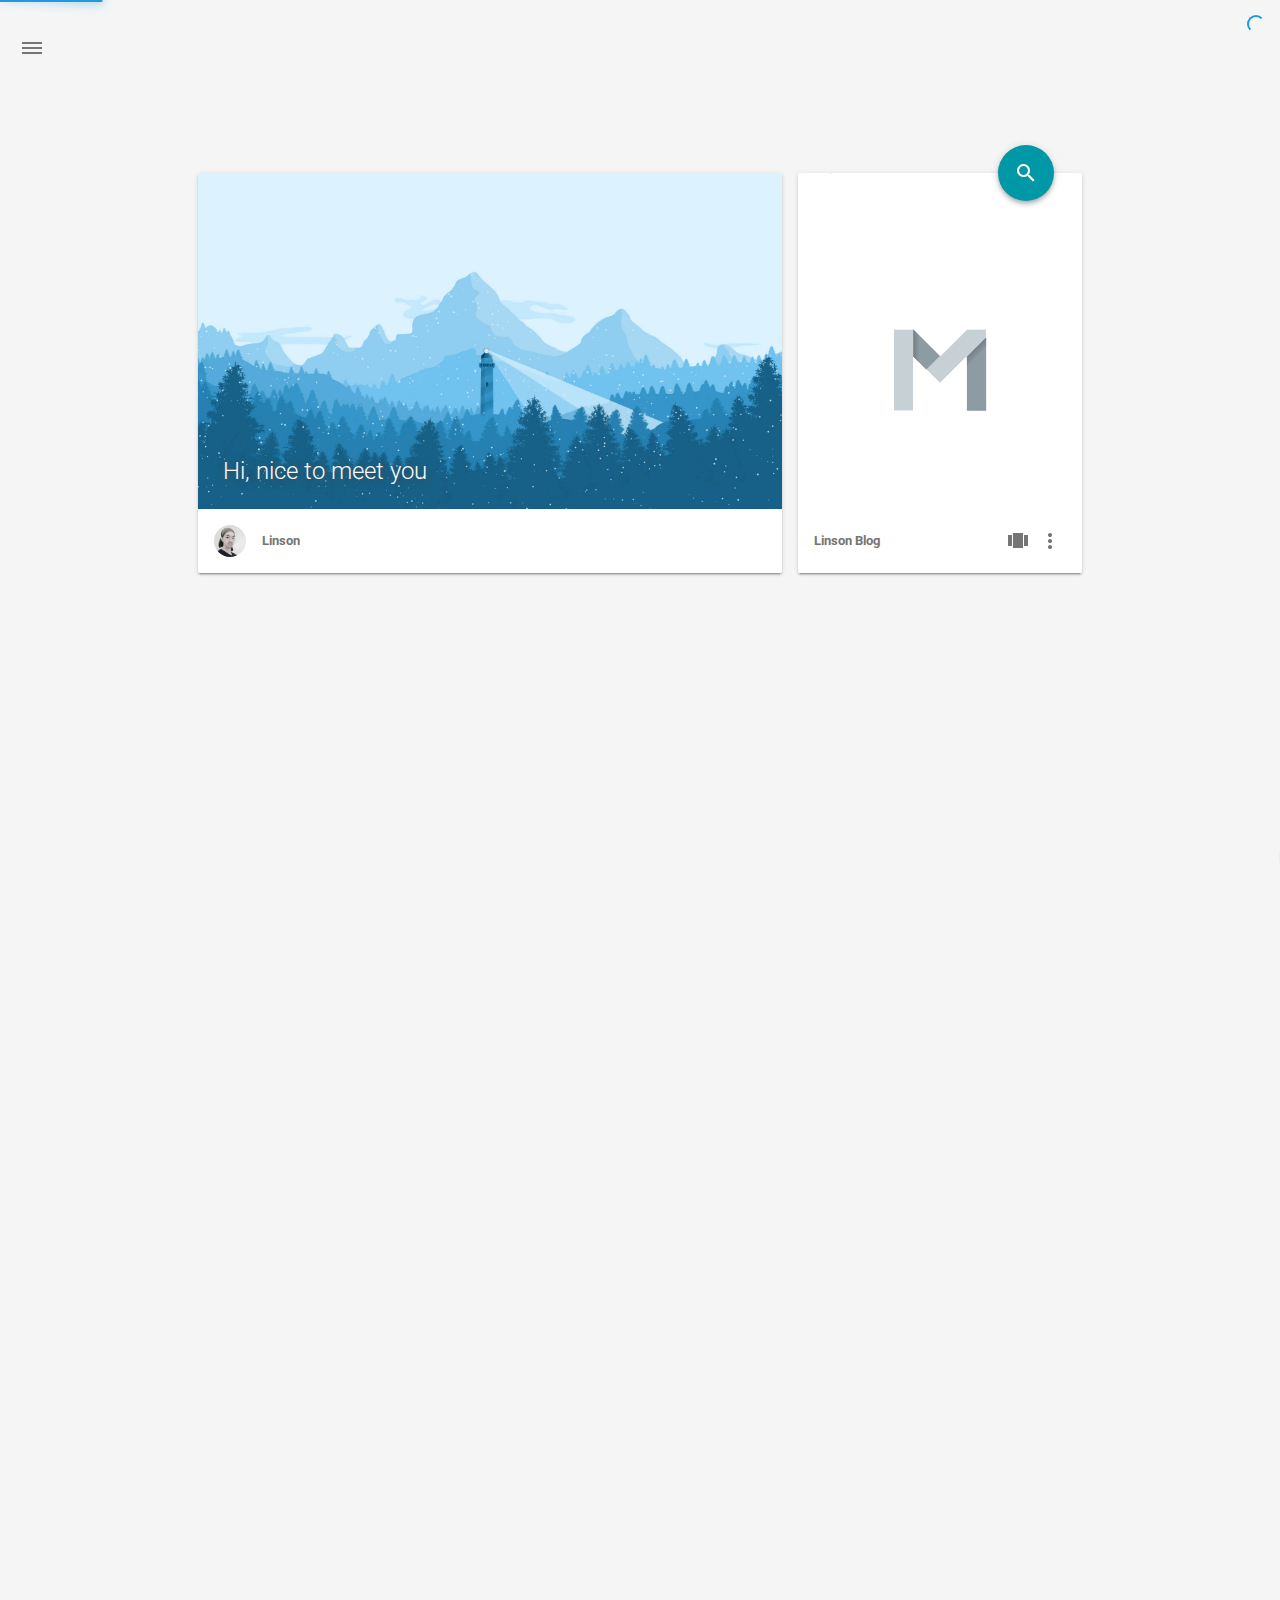
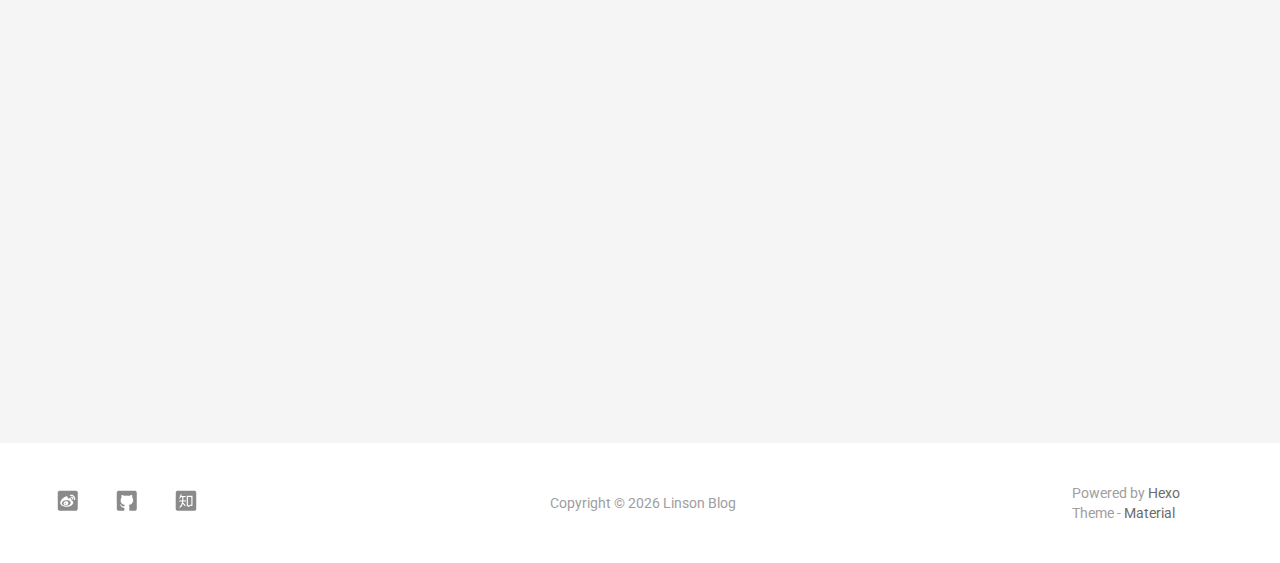
<file: index.html>
<!DOCTYPE html>
<html style="display: none;" lang="zh">
    <head>
    <meta charset="utf-8">
    <!--
        © Material Theme
        https://github.com/viosey/hexo-theme-material
        Version: 1.4.0 -->
    <script>window.materialVersion = "1.4.0"</script>

    <!-- Title -->
    
    <title>
        
        Linson Blog
    </title>

    <!-- dns prefetch -->
    <meta http-equiv="x-dns-prefetch-control" content="on">
    
    
    
    
    
    
    
    
    
    

    <!-- Meta & Info -->
    <meta http-equiv="X-UA-Compatible">
    <meta name="viewport" content="width=device-width, initial-scale=1, user-scalable=no">
    <meta name="theme-color" content="#0097A7">
    <meta name="author" content="Linson">
    <meta name="description" itemprop="description" content="">
    <meta name="keywords" content="null">

    <!-- Site Verification -->
    
    

    <!-- Favicons -->
    <link rel="icon shortcut" type="image/ico" href="/img/favicon.png">
    <link rel="icon" sizes="192x192" href="/img/favicon.png">
    <link rel="apple-touch-icon" href="/img/favicon.png">

    <!--iOS -->
    <meta name="apple-mobile-web-app-title" content="Title">
    <meta name="apple-mobile-web-app-capable" content="yes">
    <meta name="apple-mobile-web-app-status-bar-style" content="black">
    <meta name="HandheldFriendly" content="True">
    <meta name="MobileOptimized" content="480">

    <!-- Add to homescreen for Chrome on Android -->
    <meta name="mobile-web-app-capable" content="yes">

    <!-- Add to homescreen for Safari on iOS -->
    <meta name="apple-mobile-web-app-capable" content="yes">
    <meta name="apple-mobile-web-app-status-bar-style" content="black">
    <meta name="apple-mobile-web-app-title" content="Linson Blog">

    <!-- The Open Graph protocol -->
    <meta property="og:url" content="http://www.linjq.com">
    <meta property="og:type" content="blog">
    <meta property="og:title" content="Linson Blog">
    <meta property="og:image" content="/img/favicon.png" />
    <meta property="og:description" content="">
    

    

    <!-- The Twitter Card protocol -->
    <meta name="twitter:title" content="Linson Blog">
    <meta name="twitter:description" content="">
    <meta name="twitter:image" content="/img/favicon.png">
    <meta name="twitter:card" content="summary_large_image" />
    <meta name="twitter:url" content="http://www.linjq.com" />

    <!-- Add canonical link for SEO -->
    
        <link rel="canonical" href="http://www.linjq.com" />
    

    <!-- Structured-data for SEO -->
    
        
<script type="application/ld+json">
{
    "@context": "http://schema.org",
    "@type": "Website",
    "publisher": {
        "@type": "Organization",
        "name": "Linson Blog",
        "logo": "/img/favicon.png"
    },
    "url": "http://www.linjq.com/index.html",
    "image": {
        "@type": "ImageObject",
        "url": "/img/favicon.png"
    },
    "mainEntityOfPage": {
        "@type": "WebPage",
        "@id": "http://www.linjq.com"
    },
    "description": "null"
}
</script>




    

    <!--[if lte IE 9]>
        <link rel="stylesheet" href="/css/ie-blocker.css">

        
            <script src="/js/ie-blocker.zhCN.js"></script>
        
    <![endif]-->

    <!-- Import lsloader -->
    <script>(function(){window.lsloader={jsRunSequence:[],jsnamemap:{},cssnamemap:{}};lsloader.removeLS=function(key){try{localStorage.removeItem(key)}catch(e){}};lsloader.setLS=function(key,val){try{localStorage.setItem(key,val)}catch(e){}};lsloader.getLS=function(key){var val="";try{val=localStorage.getItem(key)}catch(e){val=""}return val};versionString="/*"+materialVersion+"*/";lsloader.clean=function(){try{var keys=[];for(var i=0;i<localStorage.length;i++){keys.push(localStorage.key(i))}keys.forEach(function(key){var data=lsloader.getLS(key);if(data&&data.indexOf(versionString)===-1){lsloader.removeLS(key)}})}catch(e){}};lsloader.clean();lsloader.load=function(jsname,jspath,cssonload){cssonload=cssonload||function(){};var code;code=this.getLS(jsname);if(code&&code.indexOf(versionString)===-1){this.removeLS(jsname);this.requestResource(jsname,jspath,cssonload);return}if(code){var versionNumber=code.split(versionString)[0];if(versionNumber!=jspath){console.log("reload:"+jspath);this.removeLS(jsname);this.requestResource(jsname,jspath,cssonload);return}code=code.split(versionString)[1];if(/\.js?.+$/.test(versionNumber)){this.jsRunSequence.push({name:jsname,code:code});this.runjs(jspath,jsname,code)}else{document.getElementById(jsname).appendChild(document.createTextNode(code));cssonload()}}else{this.requestResource(jsname,jspath,cssonload)}};lsloader.requestResource=function(name,path,cssonload){var that=this;if(/\.js?.+$/.test(path)){this.iojs(path,name,function(path,name,code){that.setLS(name,path+versionString+code);that.runjs(path,name,code)})}else if(/\.css?.+$/.test(path)){this.iocss(path,name,function(code){document.getElementById(name).appendChild(document.createTextNode(code));that.setLS(name,path+versionString+code)},cssonload)}};lsloader.iojs=function(path,jsname,callback){var that=this;that.jsRunSequence.push({name:jsname,code:""});try{var xhr=new XMLHttpRequest;xhr.open("get",path,true);xhr.onreadystatechange=function(){if(xhr.readyState==4){if(xhr.status>=200&&xhr.status<300||xhr.status==304){if(xhr.response!=""){callback(path,jsname,xhr.response);return}}that.jsfallback(path,jsname)}};xhr.send(null)}catch(e){that.jsfallback(path,jsname)}};lsloader.iocss=function(path,jsname,callback,cssonload){var that=this;try{var xhr=new XMLHttpRequest;xhr.open("get",path,true);xhr.onreadystatechange=function(){if(xhr.readyState==4){if(xhr.status>=200&&xhr.status<300||xhr.status==304){if(xhr.response!=""){callback(xhr.response);cssonload();return}}that.cssfallback(path,jsname,cssonload)}};xhr.send(null)}catch(e){that.cssfallback(path,jsname,cssonload)}};lsloader.iofonts=function(path,jsname,callback,cssonload){var that=this;try{var xhr=new XMLHttpRequest;xhr.open("get",path,true);xhr.onreadystatechange=function(){if(xhr.readyState==4){if(xhr.status>=200&&xhr.status<300||xhr.status==304){if(xhr.response!=""){callback(xhr.response);cssonload();return}}that.cssfallback(path,jsname,cssonload)}};xhr.send(null)}catch(e){that.cssfallback(path,jsname,cssonload)}};lsloader.runjs=function(path,name,code){if(!!name&&!!code){for(var k in this.jsRunSequence){if(this.jsRunSequence[k].name==name){this.jsRunSequence[k].code=code}}}if(!!this.jsRunSequence[0]&&!!this.jsRunSequence[0].code&&this.jsRunSequence[0].status!="failed"){var script=document.createElement("script");script.appendChild(document.createTextNode(this.jsRunSequence[0].code));script.type="text/javascript";document.getElementsByTagName("head")[0].appendChild(script);this.jsRunSequence.shift();if(this.jsRunSequence.length>0){this.runjs()}}else if(!!this.jsRunSequence[0]&&this.jsRunSequence[0].status=="failed"){var that=this;var script=document.createElement("script");script.src=this.jsRunSequence[0].path;script.type="text/javascript";this.jsRunSequence[0].status="loading";script.onload=function(){that.jsRunSequence.shift();if(that.jsRunSequence.length>0){that.runjs()}};document.body.appendChild(script)}};lsloader.tagLoad=function(path,name){this.jsRunSequence.push({name:name,code:"",path:path,status:"failed"});this.runjs()};lsloader.jsfallback=function(path,name){if(!!this.jsnamemap[name]){return}else{this.jsnamemap[name]=name}for(var k in this.jsRunSequence){if(this.jsRunSequence[k].name==name){this.jsRunSequence[k].code="";this.jsRunSequence[k].status="failed";this.jsRunSequence[k].path=path}}this.runjs()};lsloader.cssfallback=function(path,name,cssonload){if(!!this.cssnamemap[name]){return}else{this.cssnamemap[name]=1}var link=document.createElement("link");link.type="text/css";link.href=path;link.rel="stylesheet";link.onload=link.onerror=cssonload;var root=document.getElementsByTagName("script")[0];root.parentNode.insertBefore(link,root)};lsloader.runInlineScript=function(scriptId,codeId){var code=document.getElementById(codeId).innerText;this.jsRunSequence.push({name:scriptId,code:code});this.runjs()};lsloader.loadCombo=function(jslist){var updateList="";var requestingModules={};for(var k in jslist){var LS=this.getLS(jslist[k].name);if(!!LS){var version=LS.split(versionString)[0];var code=LS.split(versionString)[1]}else{var version=""}if(version==jslist[k].path){this.jsRunSequence.push({name:jslist[k].name,code:code,path:jslist[k].path})}else{this.jsRunSequence.push({name:jslist[k].name,code:null,path:jslist[k].path,status:"comboloading"});requestingModules[jslist[k].name]=true;updateList+=(updateList==""?"":";")+jslist[k].path}}var that=this;if(!!updateList){var xhr=new XMLHttpRequest;xhr.open("get",combo+updateList,true);xhr.onreadystatechange=function(){if(xhr.readyState==4){if(xhr.status>=200&&xhr.status<300||xhr.status==304){if(xhr.response!=""){that.runCombo(xhr.response,requestingModules);return}}else{for(var i in that.jsRunSequence){if(requestingModules[that.jsRunSequence[i].name]){that.jsRunSequence[i].status="failed"}}that.runjs()}}};xhr.send(null)}this.runjs()};lsloader.runCombo=function(comboCode,requestingModules){comboCode=comboCode.split("/*combojs*/");comboCode.shift();for(var k in this.jsRunSequence){if(!!requestingModules[this.jsRunSequence[k].name]&&!!comboCode[0]){this.jsRunSequence[k].status="comboJS";this.jsRunSequence[k].code=comboCode[0];this.setLS(this.jsRunSequence[k].name,this.jsRunSequence[k].path+versionString+comboCode[0]);comboCode.shift()}}this.runjs()}})();</script>

    <!-- Import CSS & jQuery -->
    
        <style id="css/material.min.css"></style><script>if(typeof window.lsLoadCSSMaxNums === "undefined")window.lsLoadCSSMaxNums = 0;window.lsLoadCSSMaxNums++;lsloader.load("css/material.min.css","/css/material.min.css?fJTiM/K1J3dWIruo3pxtAw==",function(){if(typeof window.lsLoadCSSNums === "undefined")window.lsLoadCSSNums = 0;window.lsLoadCSSNums++;if(window.lsLoadCSSNums == window.lsLoadCSSMaxNums)document.documentElement.style.display="";})</script>
        <style id="css/style.min.css"></style><script>if(typeof window.lsLoadCSSMaxNums === "undefined")window.lsLoadCSSMaxNums = 0;window.lsLoadCSSMaxNums++;lsloader.load("css/style.min.css","/css/style.min.css?oCSEO3ST+aEypEwttTDI9g==",function(){if(typeof window.lsLoadCSSNums === "undefined")window.lsLoadCSSNums = 0;window.lsLoadCSSNums++;if(window.lsLoadCSSNums == window.lsLoadCSSMaxNums)document.documentElement.style.display="";})</script>
        
        
            <style>
    
    
    
    
    .footer-sns-weibo {
        background-image: url([data-uri]);
    }
    
    
    
    
    .footer-sns-github {
        background-image: url([data-uri]);
    }
    
    
    
    .footer-sns-zhihu {
        background-image: url([data-uri]);
    }
    
    
    
</style>

        
        <!-- Config CSS -->

<!-- Other Styles -->
<style>
  body, html {
    font-family: Roboto, "Helvetica Neue", Helvetica, "PingFang SC", "Hiragino Sans GB", "Microsoft YaHei", "微软雅黑", Arial, sans-serif;
  }

  a {
    color: #00838F;
  }

  .mdl-card__media,
  #search-label,
  #search-form-label:after,
  #scheme-Paradox .hot_tags-count,
  #scheme-Paradox .sidebar_archives-count,
  #scheme-Paradox .sidebar-colored .sidebar-header,
  #scheme-Paradox .sidebar-colored .sidebar-badge{
    background-color: #0097A7 !important;
  }

  /* Sidebar User Drop Down Menu Text Color */
  #scheme-Paradox .sidebar-colored .sidebar-nav>.dropdown>.dropdown-menu>li>a:hover,
  #scheme-Paradox .sidebar-colored .sidebar-nav>.dropdown>.dropdown-menu>li>a:focus {
    color: #0097A7 !important;
  }

  #post_entry-right-info,
  .sidebar-colored .sidebar-nav li:hover > a,
  .sidebar-colored .sidebar-nav li:hover > a i,
  .sidebar-colored .sidebar-nav li > a:hover,
  .sidebar-colored .sidebar-nav li > a:hover i,
  .sidebar-colored .sidebar-nav li > a:focus i,
  .sidebar-colored .sidebar-nav > .open > a,
  .sidebar-colored .sidebar-nav > .open > a:hover,
  .sidebar-colored .sidebar-nav > .open > a:focus,
  #ds-reset #ds-ctx .ds-ctx-entry .ds-ctx-head a {
    color: #0097A7 !important;
  }

  .toTop {
    background: #757575 !important;
  }

  .material-layout .material-post>.material-nav,
  .material-layout .material-index>.material-nav,
  .material-nav a {
    color: #757575;
  }

  #scheme-Paradox .MD-burger-layer {
    background-color: #757575;
  }

  #scheme-Paradox #post-toc-trigger-btn {
    color: #757575;
  }

  .post-toc a:hover {
    color: #00838F;
    text-decoration: underline;
  }

</style>


<!-- Theme Background Related-->

    <style>
      body{
        background-color: #F5F5F5;
      }

      /* blog_info bottom background */
      #scheme-Paradox .material-layout .something-else .mdl-card__supporting-text{
        background-color: #fff;
      }
    </style>




<!-- Fade Effect -->

    <style>
      .fade {
        transition: all 800ms linear;
        -webkit-transform: translate3d(0,0,0);
        -moz-transform: translate3d(0,0,0);
        -ms-transform: translate3d(0,0,0);
        -o-transform: translate3d(0,0,0);
        transform: translate3d(0,0,0);
        opacity: 1;
      }

      .fade.out{
        opacity: 0;
      }
    </style>


<!-- Import Font -->

    <link href="https://fonts.googleapis.com/css?family=Roboto:300,400,500" rel="stylesheet">
    <link href="https://fonts.googleapis.com/icon?family=Material+Icons"rel="stylesheet">


        <script>lsloader.load("js/jquery.min.js","/js/jquery.min.js?qcusAULNeBksqffqUM2+Ig==")</script>
    
    
    <script>function Queue(){this.dataStore=[];this.offer=b;this.poll=d;this.execNext=a;this.debug=false;this.startDebug=c;function b(e){if(this.debug){console.log("Offered a Queued Function.")}if(typeof e==="function"){this.dataStore.push(e)}else{console.log("You must offer a function.")}}function d(){if(this.debug){console.log("Polled a Queued Function.")}return this.dataStore.shift()}function a(){var e=this.poll();if(e!==undefined){if(this.debug){console.log("Run a Queued Function.")}e()}}function c(){this.debug=true}}var queue=new Queue();</script>

    <!-- Analytics -->
    

    <!-- Custom Head -->
    
</head>


    
        <body id="scheme-Paradox" class="lazy">
            <div class="material-layout  mdl-js-layout has-drawer is-upgraded">
                

                <!-- Main Container -->
                <main class="material-layout__content" id="main">

                    <!-- Top Anchor -->
                    <div id="top"></div>

                    
                        <!-- Hamburger Button -->
                        <button class="MD-burger-icon sidebar-toggle">
                            <span class="MD-burger-layer"></span>
                        </button>
                    

                    <!-- Index Module -->
<div class="material-index mdl-grid">
    
        <!-- Paradox Header -->
        <!-- Daily pic -->
<div class="mdl-card mdl-shadow--2dp daily-pic mdl-cell mdl-cell--8-col index-top-block">

    <!-- Pic & Slogan -->
    <div class="mdl-card__media mdl-color-text--grey-50" style="background-image:url(/img/daily_pic.png)">
        <p class="index-top-block-slogan"><a href="#">
        
            
                Hi, nice to meet you
            
        
        </a></p>
    </div>

    <!-- Avatar & Name -->
    <div class="mdl-card__supporting-text meta mdl-color-text--grey-600">
        <!-- Author Avatar -->
        <div id="author-avatar">
            <img src="/img/avatar.png" width="32px" height="32px" alt="avatar">
        </div>
        <div>
            <strong>Linson</strong>
        </div>
    </div>
</div>

        <!-- Blog info -->
<div class="mdl-card mdl-shadow--2dp something-else mdl-cell mdl-cell--8-col mdl-cell--4-col-desktop index-top-block">

    <!-- Search -->
    
    <!-- Google -->
    <div class="mdl-textfield mdl-js-textfield mdl-textfield--expandable" method="post" action="">
        <label id="search-label" class="mdl-button mdl-js-ripple-effect mdl-js-button mdl-button--fab mdl-color--accent mdl-shadow--4dp" for="search">
            <i class="material-icons mdl-color-text--white" role="presentation">search</i>
        </label>

        <form autocomplete="off" id="search-form" method="get" action="//google.com/search" accept-charset="UTF-8" class="mdl-textfield__expandable-holder" target="_blank">
            <input class="mdl-textfield__input search-input" type="search" name="q" id="search" placeholder="">
            <label id="search-form-label" class="mdl-textfield__label" for="search"></label>

            <input type="hidden" name="sitesearch" value="http://www.linjq.com">
        </form>
    </div>







    <!-- LOGO -->
    <div class="something-else-logo mdl-color--white mdl-color-text--grey-600">
        <a href="#" target="_blank">
            <img src="/img/logo.png" alt="logo" />
        </a>
    </div>

    <!-- Infomation -->
    <div class="mdl-card__supporting-text meta meta--fill mdl-color-text--grey-600">
        <!-- Blog Title -->
        <div>
            <strong>Linson Blog</strong>
        </div>
        <div class="section-spacer"></div>

        <!-- Pages -->
        <button id="show-pages-button" class="mdl-button mdl-js-button mdl-js-ripple-effect mdl-button--icon">
            <i class="material-icons" role="presentation">view_carousel</i>
            <span class="visuallyhidden">Pages</span>
        </button>
        <ul class="mdl-menu mdl-js-menu mdl-menu--bottom-right" for="show-pages-button">
            
                <a class="index_share-link" href="/about" title="About">
                    <li class="mdl-menu__item mdl-js-ripple-effect">
                        About
                    </li>
                </a>
            
        </ul>

        <!-- Menu -->
        <button id="menubtn" class="mdl-button mdl-js-button mdl-js-ripple-effect mdl-button--icon">
            <i class="material-icons" role="presentation">more_vert</i>
            <span class="visuallyhidden">show menu</span>
        </button>
        <ul class="mdl-menu mdl-js-menu mdl-menu--bottom-right" for="menubtn">
            

            

            
                <a class="index_share-link" href="http://service.weibo.com/share/share.php?appkey=&title=Linson Blog&url=http://www.linjq.com/&pic=&searchPic=false&style=simple" target="_blank">
                    <li class="mdl-menu__item mdl-js-ripple-effect">
                        分享到微博
                    </li>
                </a>
            

            
                <a class="index_share-link" href="https://twitter.com/intent/tweet?text=Linson Blog&url=http://www.linjq.com/&via=Linson" target="_blank">
                    <li class="mdl-menu__item mdl-js-ripple-effect">
                        分享到 Twitter
                    </li>
                </a>
            

            
                <a class="index_share-link" href="https://www.facebook.com/sharer/sharer.php?u=http://www.linjq.com/index.html" target="_blank">
                    <li class="mdl-menu__item mdl-js-ripple-effect">
                        分享到 Facebook
                    </li>
                </a>
            

            
                <a class="index_share-link" href="https://plus.google.com/share?url=http://www.linjq.com/" target="_blank">
                    <li class="mdl-menu__item mdl-js-ripple-effect">
                        分享到 Google+
                    </li>
                </a>
            

            

            
                <a class="post_share-link" href="http://connect.qq.com/widget/shareqq/index.html?site=Linson Blog&title=Linson Blog&summary=null&pics=http://www.linjq.com/img/favicon.png&url=http://www.linjq.com/" target="_blank">
                    <li class="mdl-menu__item">
                        分享到 QQ
                    </li>
                </a>
            

            
        </ul>
    </div>
</div>

    
    <div class="locate-thumbnail-symbol"></div>

    <!-- Pin on top -->
    
        
    

    <!-- Normal Post -->
    
        
            
                <!-- Paradox Thumbnail -->
                <div class="post_entry-module mdl-card mdl-shadow--2dp mdl-cell mdl-cell--12-col fade out">
    <!-- Post Thumbnail -->
    
        
            <!-- Random Thumbnail -->
            <div class="post_thumbnail-random mdl-card__media mdl-color-text--grey-50">
        
    

        <!-- Post Title -->
        <p class="article-headline-p"><a href="/2017/07/26/白水寨登山之旅/">白水寨登山之旅</a></p>
    </div>

    <!-- Post Excerpt -->
    <div class="mdl-color-text--grey-600 mdl-card__supporting-text post_entry-content">
        
            
        
        &nbsp;&nbsp;&nbsp;
        <span>
            <a href="/2017/07/26/白水寨登山之旅/" target="_self">阅读全文</a>
        </span>
    </div>
    <!-- Post_entry Info-->
    <div id="post_entry-info">
        <div id="post_entry-left-info" class="mdl-card__supporting-text meta mdl-color-text--grey-600 ">
            <!-- Author Avatar -->
            <div id="author-avatar">
                <img src="/img/avatar.png" width="44px" height="44px" alt="Linson's avatar">
            </div>
            <div>
                <strong>Linson</strong>
                <span>7月 26, 2017</span>
            </div>
        </div>
        <div id="post_entry-right-info">
            <!-- Category -->
            <span class="post_entry-category">
                
            </span>

            

            

            <!-- Post Views -->
            <span class="post_entry-views">
            </span>
        </div>
    </div>
</div>

            
            
        
    
        
            
                <!-- Paradox Thumbnail -->
                <div class="post_entry-module mdl-card mdl-shadow--2dp mdl-cell mdl-cell--12-col fade out">
    <!-- Post Thumbnail -->
    
        
            <!-- Random Thumbnail -->
            <div class="post_thumbnail-random mdl-card__media mdl-color-text--grey-50">
        
    

        <!-- Post Title -->
        <p class="article-headline-p"><a href="/2017/07/26/火炉山一角/">火炉山一角</a></p>
    </div>

    <!-- Post Excerpt -->
    <div class="mdl-color-text--grey-600 mdl-card__supporting-text post_entry-content">
        
            
        
        &nbsp;&nbsp;&nbsp;
        <span>
            <a href="/2017/07/26/火炉山一角/" target="_self">阅读全文</a>
        </span>
    </div>
    <!-- Post_entry Info-->
    <div id="post_entry-info">
        <div id="post_entry-left-info" class="mdl-card__supporting-text meta mdl-color-text--grey-600 ">
            <!-- Author Avatar -->
            <div id="author-avatar">
                <img src="/img/avatar.png" width="44px" height="44px" alt="Linson's avatar">
            </div>
            <div>
                <strong>Linson</strong>
                <span>7月 26, 2017</span>
            </div>
        </div>
        <div id="post_entry-right-info">
            <!-- Category -->
            <span class="post_entry-category">
                
            </span>

            

            

            <!-- Post Views -->
            <span class="post_entry-views">
            </span>
        </div>
    </div>
</div>

            
            
        
    
        
            
                <!-- Paradox Thumbnail -->
                <div class="post_entry-module mdl-card mdl-shadow--2dp mdl-cell mdl-cell--12-col fade out">
    <!-- Post Thumbnail -->
    
        
            <!-- Random Thumbnail -->
            <div class="post_thumbnail-random mdl-card__media mdl-color-text--grey-50">
        
    

        <!-- Post Title -->
        <p class="article-headline-p"><a href="/2017/07/26/闲游沙面/">闲游沙面</a></p>
    </div>

    <!-- Post Excerpt -->
    <div class="mdl-color-text--grey-600 mdl-card__supporting-text post_entry-content">
        
            
        
        &nbsp;&nbsp;&nbsp;
        <span>
            <a href="/2017/07/26/闲游沙面/" target="_self">阅读全文</a>
        </span>
    </div>
    <!-- Post_entry Info-->
    <div id="post_entry-info">
        <div id="post_entry-left-info" class="mdl-card__supporting-text meta mdl-color-text--grey-600 ">
            <!-- Author Avatar -->
            <div id="author-avatar">
                <img src="/img/avatar.png" width="44px" height="44px" alt="Linson's avatar">
            </div>
            <div>
                <strong>Linson</strong>
                <span>7月 26, 2017</span>
            </div>
        </div>
        <div id="post_entry-right-info">
            <!-- Category -->
            <span class="post_entry-category">
                
            </span>

            

            

            <!-- Post Views -->
            <span class="post_entry-views">
            </span>
        </div>
    </div>
</div>

            
            
        
    

    

    
        <script type="text/ls-javascript" id="thumbnail-script">
    var randomNum;

    var locatePost = $('.locate-thumbnail-symbol').next();
    for(var i = 0; i < 10; i++) {
        randomNum = Math.floor(Math.random() * 19 + 1);

        locatePost.children('.post_thumbnail-random').attr('id', 'random_thumbnail-'+randomNum);
        locatePost.children('.post_thumbnail-random').attr('data-original', '/img/random/material-' + randomNum + '.png');
    $('.post_thumbnail-random').addClass('lazy');

        locatePost = locatePost.next();
    }
</script>

    
</div>


                    
                        <!-- Overlay For Active Sidebar -->
<div class="sidebar-overlay"></div>

<!-- Material sidebar -->
<aside id="sidebar" class="sidebar sidebar-colored sidebar-fixed-left" role="navigation">
    <div id="sidebar-main">
        <!-- Sidebar Header -->
        <div class="sidebar-header header-cover" style="background-image: url(/img/sidebar_header.png);">
    <!-- Top bar -->
    <div class="top-bar"></div>

    <!-- Sidebar toggle button -->
    <button type="button" class="sidebar-toggle mdl-button mdl-js-button mdl-js-ripple-effect mdl-button--icon" style="display: initial;" data-upgraded=",MaterialButton,MaterialRipple">
        <i class="material-icons">clear_all</i>
        <span class="mdl-button__ripple-container">
            <span class="mdl-ripple">
            </span>
        </span>
    </button>

    <!-- Sidebar Avatar -->
    <div class="sidebar-image">
        <img src="/img/avatar.png" alt="Linson's avatar">
    </div>

    <!-- Sidebar Email -->
    <a data-toggle="dropdown" class="sidebar-brand" href="#settings-dropdown">
        382673746@qq.com
        <b class="caret"></b>
    </a>
</div>


        <!-- Sidebar Navigation  -->
        <ul class="nav sidebar-nav">
    <!-- User dropdown  -->
    <li class="dropdown">
        <ul id="settings-dropdown" class="dropdown-menu">
            
                <li>
                    <a href="mailto: 382673746@qq.com" target="_blank" title="Email Me">
                        
                            <i class="material-icons sidebar-material-icons sidebar-indent-left1pc-element">email</i>
                        
                        Email Me
                    </a>
                </li>
            
        </ul>
    </li>

    <!-- Homepage -->
    
        <li id="sidebar-first-li">
            <a href="/">
                
                    <i class="material-icons sidebar-material-icons">home</i>
                
                主页
            </a>
        </li>
        
    

    <!-- Archives  -->
    
        <li class="dropdown">
            <a href="#" class="ripple-effect dropdown-toggle" data-toggle="dropdown">
                
                    <i class="material-icons sidebar-material-icons">inbox</i>
                
                    归档
                <b class="caret"></b>
            </a>
            <ul class="dropdown-menu">
            <li>
                <a class="sidebar_archives-link" href="/archives/2017/07/">七月 2017<span class="sidebar_archives-count">3</span></a>
            </ul>
        </li>
        
    

    <!-- Categories  -->
    
        <li class="dropdown">
            <a href="#" class="ripple-effect dropdown-toggle" data-toggle="dropdown">
                
                    <i class="material-icons sidebar-material-icons">chrome_reader_mode</i>
                
                分类
                <b class="caret"></b>
            </a>
            <ul class="dropdown-menu">
                <li>
                
            </ul>
        </li>
        
    

    <!-- Pages  -->
    
        <li>
            <a href="/about" title="About">
                
                    <i class="material-icons sidebar-material-icons">person</i>
                
                About
            </a>
        </li>
        
    

    <!-- Article Number  -->
    
        <li>
            <a href="/archives">
                文章总数
                <span class="sidebar-badge">3</span>
            </a>
        </li>
        
    
</ul>


        <!-- Sidebar Footer -->
        <!--
I'm glad you use this theme, the development is no so easy, I hope you can keep the copyright, I will thank you so much.
If you still want to delete the copyrights, could you still retain the first one? Which namely "Theme Material"
It will not impact the appearance and can give developers a lot of support :)

很高兴您使用并喜欢该主题，开发不易 十分谢谢与希望您可以保留一下版权声明。
如果您仍然想删除的话 能否只保留第一项呢？即 "Theme Material"
它不会影响美观并可以给开发者很大的支持和动力。 :)
-->

<!-- Sidebar Divider -->

    <div class="sidebar-divider"></div>


<!-- Theme Material -->

    <a href="https://github.com/viosey/hexo-theme-material"  class="sidebar-footer-text-a" target="_blank">
        <div class="sidebar-text mdl-button mdl-js-button mdl-js-ripple-effect sidebar-footer-text-div" data-upgraded=",MaterialButton,MaterialRipple">
            主题 - Material
            <span class="sidebar-badge badge-circle">i</span>
        </div>
    </a>


<!-- Help & Support -->
<!--

-->

<!-- Feedback -->
<!--

-->

<!-- About Theme -->
<!--

-->

    </div>

    <!-- Sidebar Image -->
    

</aside>

                    

                    
                        <!-- Footer Top Button -->
                        <div id="back-to-top" class="toTop-wrap">
    <a href="#top" class="toTop">
        <i class="material-icons footer_top-i">expand_less</i>
    </a>
</div>

                    

                    <!--Footer-->
<footer class="mdl-mini-footer" id="bottom">
    
        <!-- Paradox Footer Left Section -->
        <div class="mdl-mini-footer--left-section sns-list">
    <!-- Twitter -->
    

    <!-- Facebook -->
    

    <!-- Google + -->
    

    <!-- Weibo -->
    
        <a href="http://weibo.com/u/6297353245/home?wvr=5" target="_blank">
            <button class="mdl-mini-footer--social-btn social-btn footer-sns-weibo">
                <span class="visuallyhidden">Weibo</span>
            </button><!--
     --></a>
    

    <!-- Instagram -->
    

    <!-- Tumblr -->
    

    <!-- Github -->
    
        <a href="https://github.com/linjianqiang" target="_blank">
            <button class="mdl-mini-footer--social-btn social-btn footer-sns-github">
                <span class="visuallyhidden">Github</span>
            </button><!--
     --></a>
    

    <!-- LinkedIn -->
    

    <!-- Zhihu -->
    
        <a href="https://www.zhihu.com/" target="_blank">
            <button class="mdl-mini-footer--social-btn social-btn footer-sns-zhihu">
                <span class="visuallyhidden">Zhihu</span>
            </button><!--
     --></a>
    

    <!-- Bilibili -->
    

    <!-- Telegram -->
    
</div>


        <!--Copyright-->
        <div id="copyright">
            Copyright&nbsp;©<script type="text/javascript">var fd = new Date();document.write("&nbsp;" + fd.getFullYear() + "&nbsp;");</script>Linson Blog
        </div>

        <!-- Paradox Footer Right Section -->

        <!--
        I am glad you use this theme, the development is no so easy, I hope you can keep the copyright.
        It will not impact the appearance and can give developers a lot of support :)

        很高兴您使用该主题，开发不易，希望您可以保留一下版权声明。
        它不会影响美观并可以给开发者很大的支持。 :)
        -->

        <div class="mdl-mini-footer--right-section">
            <div>
                <div class="footer-develop-div">Powered by <a href="https://hexo.io" target="_blank" class="footer-develop-a">Hexo</a></div>
                <div class="footer-develop-div">Theme - <a href="https://github.com/viosey/hexo-theme-material" target="_blank" class="footer-develop-a">Material</a></div>
            </div>
        </div>
    
</footer>


                    <!-- Import File -->


    <script>lsloader.load("js/lazyload.min.js","/js/lazyload.min.js?1BcfzuNXqV+ntF6gq+5X3Q==")</script>
    <script>lsloader.load("js/js.min.js","/js/js.min.js?oAl/+lvaqTFV31JXTmbrNA==")</script>



    <script>lsloader.load("js/nprogress.js","/js/nprogress.js?pl3Qhb9lvqR1FlyLUna1Yw==")</script>


<script type="text/ls-javascript" id="NProgress-script">
    NProgress.configure({
        showSpinner: true
    });
    NProgress.start();
    $('#nprogress .bar').css({
        'background': '#29d'
    });
    $('#nprogress .peg').css({
        'box-shadow': '0 0 10px #29d, 0 0 15px #29d'
    });
    $('#nprogress .spinner-icon').css({
        'border-top-color': '#29d',
        'border-left-color': '#29d'
    });
    setTimeout(function() {
        NProgress.done();
        $('.fade').removeClass('out');
    }, 800);
</script>



    
        <script>lsloader.load("js/smoothscroll.js","/js/smoothscroll.js?lOy/ACj5suSNi7ZVFVbpFQ==")</script>
    







   <!-- 使用 DISQUS js 代码 -->





    <!-- Swiftye -->
    

    <!-- Local Search-->
    


<!-- UC Browser Compatible -->
<script>
	var agent = navigator.userAgent.toLowerCase();
	if(agent.indexOf('ucbrowser')>0) {
		document.write('<link rel="stylesheet" href="/css/uc.css">');
	   alert('由于 UC 浏览器使用极旧的内核，而本网站使用了一些新的特性。\n为了您能更好的浏览，推荐使用 Chrome 或 Firefox 浏览器。');
	}
</script>

<!-- Window Load-->
<script type="text/ls-javascript" id="window-load">
    $(window).on('load', function() {
        // Post_Toc parent position fixed
        $('.post-toc-wrap').parent('.mdl-menu__container').css('position', 'fixed');
    });
</script>

<!-- MathJax Load-->

<script type="text/ls-javascript" id="lazy-load">
    // Offer LazyLoad
    queue.offer(function(){
        $('.lazy').lazyload({
            effect : 'show'
        });
    });

    // Start Queue
    $(document).ready(function(){
        setInterval(function(){
            queue.execNext();
        },200);
    });
</script>

<!-- Bing Background -->


<script>
    (function(){
        var scriptList = document.querySelectorAll('script[type="text/ls-javascript"]')

        for (var i = 0; i < scriptList.length; ++i) {
            var item = scriptList[i];
            lsloader.runInlineScript(item.id,item.id);
        }
    })()
console.log('\n %c © Material Theme | Version: 1.4.0 | https://github.com/viosey/hexo-theme-material %c \n', 'color:#455a64;background:#e0e0e0;padding:5px 0;border-top-left-radius:5px;border-bottom-left-radius:5px;', 'color:#455a64;background:#e0e0e0;padding:5px 0;border-top-right-radius:5px;border-bottom-right-radius:5px;');
</script>

                </main>
            </div>
        </body>
    
</html>
</file>
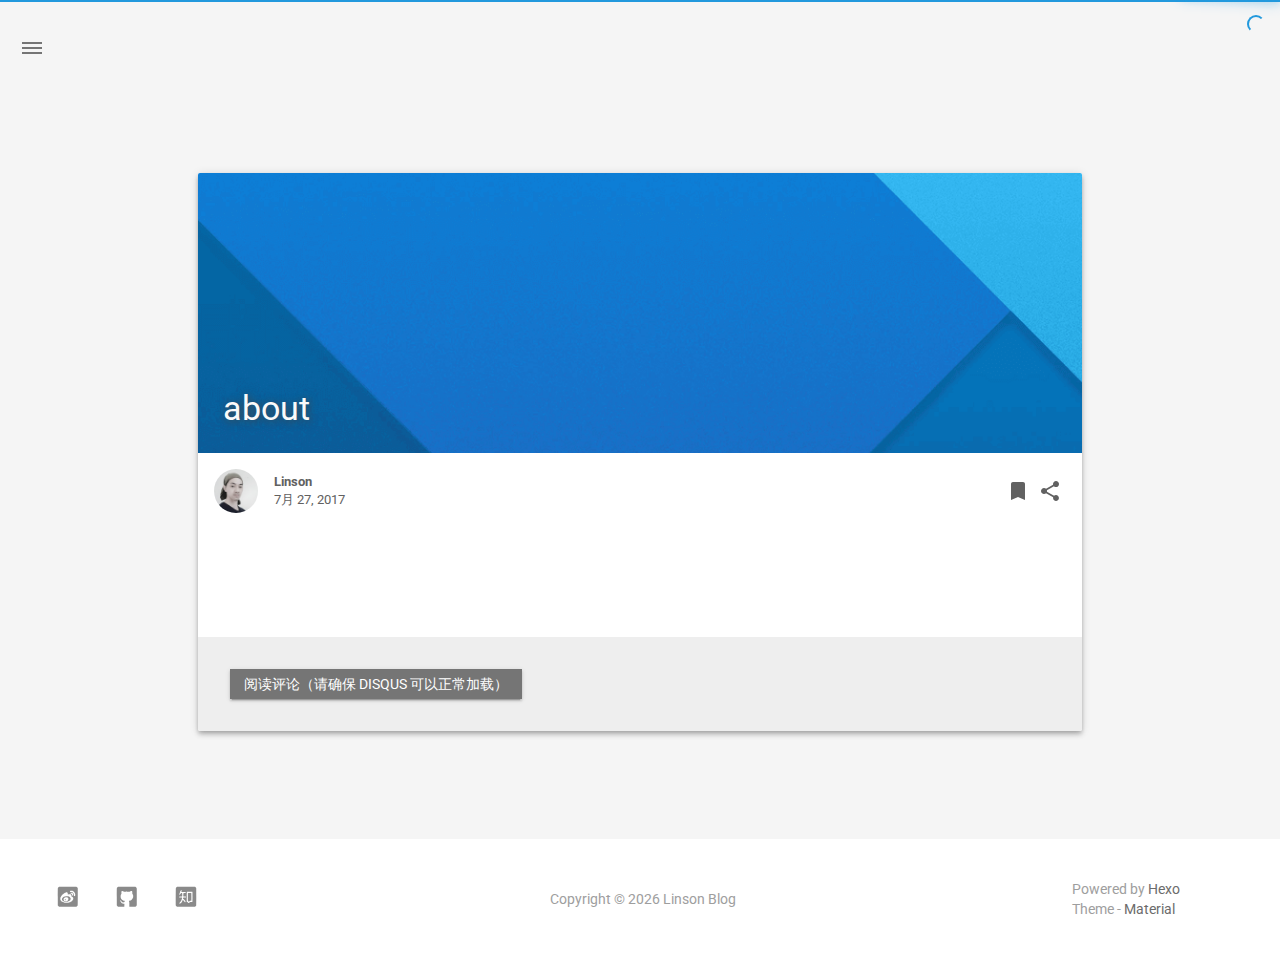
<file: about/index.html>
<!DOCTYPE html>
<html style="display: none;" lang="zh">
    <head>
    <meta charset="utf-8">
    <!--
        © Material Theme
        https://github.com/viosey/hexo-theme-material
        Version: 1.4.0 -->
    <script>window.materialVersion = "1.4.0"</script>

    <!-- Title -->
    
    <title>
        
            about | 
        
        Linson Blog
    </title>

    <!-- dns prefetch -->
    <meta http-equiv="x-dns-prefetch-control" content="on">
    
    
    
    
    
    
    
    
    
    

    <!-- Meta & Info -->
    <meta http-equiv="X-UA-Compatible">
    <meta name="viewport" content="width=device-width, initial-scale=1, user-scalable=no">
    <meta name="theme-color" content="#0097A7">
    <meta name="author" content="Linson">
    <meta name="description" itemprop="description" content="">
    <meta name="keywords" content="null">

    <!-- Site Verification -->
    
    

    <!-- Favicons -->
    <link rel="icon shortcut" type="image/ico" href="/img/favicon.png">
    <link rel="icon" sizes="192x192" href="/img/favicon.png">
    <link rel="apple-touch-icon" href="/img/favicon.png">

    <!--iOS -->
    <meta name="apple-mobile-web-app-title" content="Title">
    <meta name="apple-mobile-web-app-capable" content="yes">
    <meta name="apple-mobile-web-app-status-bar-style" content="black">
    <meta name="HandheldFriendly" content="True">
    <meta name="MobileOptimized" content="480">

    <!-- Add to homescreen for Chrome on Android -->
    <meta name="mobile-web-app-capable" content="yes">

    <!-- Add to homescreen for Safari on iOS -->
    <meta name="apple-mobile-web-app-capable" content="yes">
    <meta name="apple-mobile-web-app-status-bar-style" content="black">
    <meta name="apple-mobile-web-app-title" content="Linson Blog">

    <!-- The Open Graph protocol -->
    <meta property="og:url" content="http://www.linjq.com">
    <meta property="og:type" content="blog">
    <meta property="og:title" content="about | Linson Blog">
    <meta property="og:image" content="/img/favicon.png" />
    <meta property="og:description" content="">
    

    

    <!-- The Twitter Card protocol -->
    <meta name="twitter:title" content="about | Linson Blog">
    <meta name="twitter:description" content="">
    <meta name="twitter:image" content="/img/favicon.png">
    <meta name="twitter:card" content="summary_large_image" />
    <meta name="twitter:url" content="http://www.linjq.com" />

    <!-- Add canonical link for SEO -->
    
        <link rel="canonical" href="http://www.linjq.com/about/index.html" />
    

    <!-- Structured-data for SEO -->
    
        



    

    <!--[if lte IE 9]>
        <link rel="stylesheet" href="/css/ie-blocker.css">

        
            <script src="/js/ie-blocker.zhCN.js"></script>
        
    <![endif]-->

    <!-- Import lsloader -->
    <script>(function(){window.lsloader={jsRunSequence:[],jsnamemap:{},cssnamemap:{}};lsloader.removeLS=function(key){try{localStorage.removeItem(key)}catch(e){}};lsloader.setLS=function(key,val){try{localStorage.setItem(key,val)}catch(e){}};lsloader.getLS=function(key){var val="";try{val=localStorage.getItem(key)}catch(e){val=""}return val};versionString="/*"+materialVersion+"*/";lsloader.clean=function(){try{var keys=[];for(var i=0;i<localStorage.length;i++){keys.push(localStorage.key(i))}keys.forEach(function(key){var data=lsloader.getLS(key);if(data&&data.indexOf(versionString)===-1){lsloader.removeLS(key)}})}catch(e){}};lsloader.clean();lsloader.load=function(jsname,jspath,cssonload){cssonload=cssonload||function(){};var code;code=this.getLS(jsname);if(code&&code.indexOf(versionString)===-1){this.removeLS(jsname);this.requestResource(jsname,jspath,cssonload);return}if(code){var versionNumber=code.split(versionString)[0];if(versionNumber!=jspath){console.log("reload:"+jspath);this.removeLS(jsname);this.requestResource(jsname,jspath,cssonload);return}code=code.split(versionString)[1];if(/\.js?.+$/.test(versionNumber)){this.jsRunSequence.push({name:jsname,code:code});this.runjs(jspath,jsname,code)}else{document.getElementById(jsname).appendChild(document.createTextNode(code));cssonload()}}else{this.requestResource(jsname,jspath,cssonload)}};lsloader.requestResource=function(name,path,cssonload){var that=this;if(/\.js?.+$/.test(path)){this.iojs(path,name,function(path,name,code){that.setLS(name,path+versionString+code);that.runjs(path,name,code)})}else if(/\.css?.+$/.test(path)){this.iocss(path,name,function(code){document.getElementById(name).appendChild(document.createTextNode(code));that.setLS(name,path+versionString+code)},cssonload)}};lsloader.iojs=function(path,jsname,callback){var that=this;that.jsRunSequence.push({name:jsname,code:""});try{var xhr=new XMLHttpRequest;xhr.open("get",path,true);xhr.onreadystatechange=function(){if(xhr.readyState==4){if(xhr.status>=200&&xhr.status<300||xhr.status==304){if(xhr.response!=""){callback(path,jsname,xhr.response);return}}that.jsfallback(path,jsname)}};xhr.send(null)}catch(e){that.jsfallback(path,jsname)}};lsloader.iocss=function(path,jsname,callback,cssonload){var that=this;try{var xhr=new XMLHttpRequest;xhr.open("get",path,true);xhr.onreadystatechange=function(){if(xhr.readyState==4){if(xhr.status>=200&&xhr.status<300||xhr.status==304){if(xhr.response!=""){callback(xhr.response);cssonload();return}}that.cssfallback(path,jsname,cssonload)}};xhr.send(null)}catch(e){that.cssfallback(path,jsname,cssonload)}};lsloader.iofonts=function(path,jsname,callback,cssonload){var that=this;try{var xhr=new XMLHttpRequest;xhr.open("get",path,true);xhr.onreadystatechange=function(){if(xhr.readyState==4){if(xhr.status>=200&&xhr.status<300||xhr.status==304){if(xhr.response!=""){callback(xhr.response);cssonload();return}}that.cssfallback(path,jsname,cssonload)}};xhr.send(null)}catch(e){that.cssfallback(path,jsname,cssonload)}};lsloader.runjs=function(path,name,code){if(!!name&&!!code){for(var k in this.jsRunSequence){if(this.jsRunSequence[k].name==name){this.jsRunSequence[k].code=code}}}if(!!this.jsRunSequence[0]&&!!this.jsRunSequence[0].code&&this.jsRunSequence[0].status!="failed"){var script=document.createElement("script");script.appendChild(document.createTextNode(this.jsRunSequence[0].code));script.type="text/javascript";document.getElementsByTagName("head")[0].appendChild(script);this.jsRunSequence.shift();if(this.jsRunSequence.length>0){this.runjs()}}else if(!!this.jsRunSequence[0]&&this.jsRunSequence[0].status=="failed"){var that=this;var script=document.createElement("script");script.src=this.jsRunSequence[0].path;script.type="text/javascript";this.jsRunSequence[0].status="loading";script.onload=function(){that.jsRunSequence.shift();if(that.jsRunSequence.length>0){that.runjs()}};document.body.appendChild(script)}};lsloader.tagLoad=function(path,name){this.jsRunSequence.push({name:name,code:"",path:path,status:"failed"});this.runjs()};lsloader.jsfallback=function(path,name){if(!!this.jsnamemap[name]){return}else{this.jsnamemap[name]=name}for(var k in this.jsRunSequence){if(this.jsRunSequence[k].name==name){this.jsRunSequence[k].code="";this.jsRunSequence[k].status="failed";this.jsRunSequence[k].path=path}}this.runjs()};lsloader.cssfallback=function(path,name,cssonload){if(!!this.cssnamemap[name]){return}else{this.cssnamemap[name]=1}var link=document.createElement("link");link.type="text/css";link.href=path;link.rel="stylesheet";link.onload=link.onerror=cssonload;var root=document.getElementsByTagName("script")[0];root.parentNode.insertBefore(link,root)};lsloader.runInlineScript=function(scriptId,codeId){var code=document.getElementById(codeId).innerText;this.jsRunSequence.push({name:scriptId,code:code});this.runjs()};lsloader.loadCombo=function(jslist){var updateList="";var requestingModules={};for(var k in jslist){var LS=this.getLS(jslist[k].name);if(!!LS){var version=LS.split(versionString)[0];var code=LS.split(versionString)[1]}else{var version=""}if(version==jslist[k].path){this.jsRunSequence.push({name:jslist[k].name,code:code,path:jslist[k].path})}else{this.jsRunSequence.push({name:jslist[k].name,code:null,path:jslist[k].path,status:"comboloading"});requestingModules[jslist[k].name]=true;updateList+=(updateList==""?"":";")+jslist[k].path}}var that=this;if(!!updateList){var xhr=new XMLHttpRequest;xhr.open("get",combo+updateList,true);xhr.onreadystatechange=function(){if(xhr.readyState==4){if(xhr.status>=200&&xhr.status<300||xhr.status==304){if(xhr.response!=""){that.runCombo(xhr.response,requestingModules);return}}else{for(var i in that.jsRunSequence){if(requestingModules[that.jsRunSequence[i].name]){that.jsRunSequence[i].status="failed"}}that.runjs()}}};xhr.send(null)}this.runjs()};lsloader.runCombo=function(comboCode,requestingModules){comboCode=comboCode.split("/*combojs*/");comboCode.shift();for(var k in this.jsRunSequence){if(!!requestingModules[this.jsRunSequence[k].name]&&!!comboCode[0]){this.jsRunSequence[k].status="comboJS";this.jsRunSequence[k].code=comboCode[0];this.setLS(this.jsRunSequence[k].name,this.jsRunSequence[k].path+versionString+comboCode[0]);comboCode.shift()}}this.runjs()}})();</script>

    <!-- Import CSS & jQuery -->
    
        <style id="css/material.min.css"></style><script>if(typeof window.lsLoadCSSMaxNums === "undefined")window.lsLoadCSSMaxNums = 0;window.lsLoadCSSMaxNums++;lsloader.load("css/material.min.css","/css/material.min.css?fJTiM/K1J3dWIruo3pxtAw==",function(){if(typeof window.lsLoadCSSNums === "undefined")window.lsLoadCSSNums = 0;window.lsLoadCSSNums++;if(window.lsLoadCSSNums == window.lsLoadCSSMaxNums)document.documentElement.style.display="";})</script>
        <style id="css/style.min.css"></style><script>if(typeof window.lsLoadCSSMaxNums === "undefined")window.lsLoadCSSMaxNums = 0;window.lsLoadCSSMaxNums++;lsloader.load("css/style.min.css","/css/style.min.css?oCSEO3ST+aEypEwttTDI9g==",function(){if(typeof window.lsLoadCSSNums === "undefined")window.lsLoadCSSNums = 0;window.lsLoadCSSNums++;if(window.lsLoadCSSNums == window.lsLoadCSSMaxNums)document.documentElement.style.display="";})</script>
        
        
            <style>
    
    
    
    
    .footer-sns-weibo {
        background-image: url([data-uri]);
    }
    
    
    
    
    .footer-sns-github {
        background-image: url([data-uri]);
    }
    
    
    
    .footer-sns-zhihu {
        background-image: url([data-uri]);
    }
    
    
    
</style>

        
        <!-- Config CSS -->

<!-- Other Styles -->
<style>
  body, html {
    font-family: Roboto, "Helvetica Neue", Helvetica, "PingFang SC", "Hiragino Sans GB", "Microsoft YaHei", "微软雅黑", Arial, sans-serif;
  }

  a {
    color: #00838F;
  }

  .mdl-card__media,
  #search-label,
  #search-form-label:after,
  #scheme-Paradox .hot_tags-count,
  #scheme-Paradox .sidebar_archives-count,
  #scheme-Paradox .sidebar-colored .sidebar-header,
  #scheme-Paradox .sidebar-colored .sidebar-badge{
    background-color: #0097A7 !important;
  }

  /* Sidebar User Drop Down Menu Text Color */
  #scheme-Paradox .sidebar-colored .sidebar-nav>.dropdown>.dropdown-menu>li>a:hover,
  #scheme-Paradox .sidebar-colored .sidebar-nav>.dropdown>.dropdown-menu>li>a:focus {
    color: #0097A7 !important;
  }

  #post_entry-right-info,
  .sidebar-colored .sidebar-nav li:hover > a,
  .sidebar-colored .sidebar-nav li:hover > a i,
  .sidebar-colored .sidebar-nav li > a:hover,
  .sidebar-colored .sidebar-nav li > a:hover i,
  .sidebar-colored .sidebar-nav li > a:focus i,
  .sidebar-colored .sidebar-nav > .open > a,
  .sidebar-colored .sidebar-nav > .open > a:hover,
  .sidebar-colored .sidebar-nav > .open > a:focus,
  #ds-reset #ds-ctx .ds-ctx-entry .ds-ctx-head a {
    color: #0097A7 !important;
  }

  .toTop {
    background: #757575 !important;
  }

  .material-layout .material-post>.material-nav,
  .material-layout .material-index>.material-nav,
  .material-nav a {
    color: #757575;
  }

  #scheme-Paradox .MD-burger-layer {
    background-color: #757575;
  }

  #scheme-Paradox #post-toc-trigger-btn {
    color: #757575;
  }

  .post-toc a:hover {
    color: #00838F;
    text-decoration: underline;
  }

</style>


<!-- Theme Background Related-->

    <style>
      body{
        background-color: #F5F5F5;
      }

      /* blog_info bottom background */
      #scheme-Paradox .material-layout .something-else .mdl-card__supporting-text{
        background-color: #fff;
      }
    </style>




<!-- Fade Effect -->

    <style>
      .fade {
        transition: all 800ms linear;
        -webkit-transform: translate3d(0,0,0);
        -moz-transform: translate3d(0,0,0);
        -ms-transform: translate3d(0,0,0);
        -o-transform: translate3d(0,0,0);
        transform: translate3d(0,0,0);
        opacity: 1;
      }

      .fade.out{
        opacity: 0;
      }
    </style>


<!-- Import Font -->

    <link href="https://fonts.googleapis.com/css?family=Roboto:300,400,500" rel="stylesheet">
    <link href="https://fonts.googleapis.com/icon?family=Material+Icons"rel="stylesheet">


        <script>lsloader.load("js/jquery.min.js","/js/jquery.min.js?qcusAULNeBksqffqUM2+Ig==")</script>
    
    
    <script>function Queue(){this.dataStore=[];this.offer=b;this.poll=d;this.execNext=a;this.debug=false;this.startDebug=c;function b(e){if(this.debug){console.log("Offered a Queued Function.")}if(typeof e==="function"){this.dataStore.push(e)}else{console.log("You must offer a function.")}}function d(){if(this.debug){console.log("Polled a Queued Function.")}return this.dataStore.shift()}function a(){var e=this.poll();if(e!==undefined){if(this.debug){console.log("Run a Queued Function.")}e()}}function c(){this.debug=true}}var queue=new Queue();</script>

    <!-- Analytics -->
    

    <!-- Custom Head -->
    
</head>


    
        <body id="scheme-Paradox" class="lazy">
            <div class="material-layout  mdl-js-layout has-drawer is-upgraded">
                

                <!-- Main Container -->
                <main class="material-layout__content" id="main">

                    <!-- Top Anchor -->
                    <div id="top"></div>

                    
                        <!-- Hamburger Button -->
                        <button class="MD-burger-icon sidebar-toggle">
                            <span class="MD-burger-layer"></span>
                        </button>
                    

                    <!-- Post TOC -->


<!-- Layouts -->

    <!-- Post Module -->
    <div class="material-post_container">

        <div class="material-post mdl-grid">
            <div class="mdl-card mdl-shadow--4dp mdl-cell mdl-cell--12-col">

                <!-- Post Header(Thumbnail & Title) -->
                
    <!-- Paradox Post Header -->
    
        
            <!-- Random Thumbnail -->
            <div class="post_thumbnail-random mdl-card__media mdl-color-text--grey-50">
            <script type="text/ls-javascript" id="post-thumbnail-script">
    var randomNum = Math.floor(Math.random() * 19 + 1);

    $('.post_thumbnail-random').attr('data-original', '/img/random/material-' + randomNum + '.png');
    $('.post_thumbnail-random').addClass('lazy');
</script>

        
    
            <p class="article-headline-p">
                about
            </p>
        </div>





                
                    <!-- Paradox Post Info -->
                    <div class="mdl-color-text--grey-700 mdl-card__supporting-text meta">

    <!-- Author Avatar -->
    <div id="author-avatar">
        <img src="/img/avatar.png" width="44px" height="44px" alt="Author Avatar"/>
    </div>
    <!-- Author Name & Date -->
    <div>
        <strong>Linson</strong>
        <span>7月 27, 2017</span>
    </div>

    <div class="section-spacer"></div>

    <!-- Favorite -->
    <!--
        <button id="article-functions-like-button" class="mdl-button mdl-js-button mdl-js-ripple-effect mdl-button--icon btn-like">
            <i class="material-icons" role="presentation">favorite</i>
            <span class="visuallyhidden">favorites</span>
        </button>
    -->

    <!-- Qrcode -->
    

    <!-- Tags (bookmark) -->
    
    <button id="article-functions-viewtags-button" class="mdl-button mdl-js-button mdl-js-ripple-effect mdl-button--icon">
        <i class="material-icons" role="presentation">bookmark</i>
        <span class="visuallyhidden">bookmark</span>
    </button>
    <ul class="mdl-menu mdl-menu--bottom-right mdl-js-menu mdl-js-ripple-effect" for="article-functions-viewtags-button">
        <li class="mdl-menu__item">
        
    </ul>
    

    <!-- Share -->
    <button id="article-fuctions-share-button" class="mdl-button mdl-js-button mdl-js-ripple-effect mdl-button--icon">
    <i class="material-icons" role="presentation">share</i>
    <span class="visuallyhidden">share</span>
</button>
<ul class="mdl-menu mdl-menu--bottom-right mdl-js-menu mdl-js-ripple-effect" for="article-fuctions-share-button">
    

    

    <!-- Share Weibo -->
    
        <a class="post_share-link" href="http://service.weibo.com/share/share.php?appkey=&title=about&url=http://www.linjq.com/about/index.html&pic=&searchPic=false&style=simple" target="_blank">
            <li class="mdl-menu__item">
                分享到微博
            </li>
        </a>
    

    <!-- Share Twitter -->
    
        <a class="post_share-link" href="https://twitter.com/intent/tweet?text=about&url=http://www.linjq.com/about/index.html&via=Linson" target="_blank">
            <li class="mdl-menu__item">
                分享到 Twitter
            </li>
        </a>
    

    <!-- Share Facebook -->
    
        <a class="post_share-link" href="https://www.facebook.com/sharer/sharer.php?u=http://www.linjq.com/about/index.html" target="_blank">
            <li class="mdl-menu__item">
                分享到 Facebook
            </li>
        </a>
    

    <!-- Share Google+ -->
    
        <a class="post_share-link" href="https://plus.google.com/share?url=http://www.linjq.com/about/index.html" target="_blank">
            <li class="mdl-menu__item">
                分享到 Google+
            </li>
        </a>
    

    <!-- Share LinkedIn -->
    

    <!-- Share QQ -->
    
        <a class="post_share-link" href="http://connect.qq.com/widget/shareqq/index.html?site=Linson Blog&title=about&summary=null&pics=http://www.linjq.com/img/favicon.png&url=http://www.linjq.com/about/index.html" target="_blank">
            <li class="mdl-menu__item">
                分享到 QQ
            </li>
        </a>
    

    <!-- Share Telegram -->
    
</ul>

</div>

                

                <!-- Post Content -->
                <div id="post-content" class="mdl-color-text--grey-700 mdl-card__supporting-text fade out">
    
        
    

    
</div>


                

                <!-- Post Comments -->
                
                    
    <!-- 使用 DISQUS_CLICK -->
<div id="disqus-comment">
    <div id="disqus_thread"></div>

<!-- add animation -->
<style>
	.disqus_click_btn {
            line-height: 30px;
            margin: 0;
            min-width: 50px;
            padding: 0 14px;
            display: inline-block;
            font-family: "Roboto", "Helvetica", "Arial", sans-serif;
            font-size: 14px;
            font-weight: 400;
            text-transform: uppercase;
            letter-spacing: 0;
            overflow: hidden;
            will-change: box-shadow;
            transition: box-shadow .2s cubic-bezier(.4, 0, 1, 1), background-color .2s cubic-bezier(.4, 0, .2, 1), color .2s cubic-bezier(.4, 0, .2, 1);
            outline: 0;
            cursor: pointer;
            text-decoration: none;
            text-align: center;
            vertical-align: middle;
            border: 0;
            background: rgba(158, 158, 158, .2);
            box-shadow: 0 2px 2px 0 rgba(0, 0, 0, .14), 0 3px 1px -2px rgba(0, 0, 0, .2), 0 1px 5px 0 rgba(0, 0, 0, .12);
            color: #fff;
            background-color: #757575;
            text-shadow: 0
        }
</style>
	
<div class="btn_click_load"> 
    <button class="disqus_click_btn">阅读评论（请确保 disqus 可以正常加载）</button>
</div>

<script type="text/javascript">
    var disqus_config = function () {
        this.page.url = 'http://www.linjq.com/about/index.html';  // Replace PAGE_URL with your page's canonical URL variable
        this.page.identifier = 'http://www.linjq.com/about/index.html'; // Replace PAGE_IDENTIFIER with your page's unique identifier variable
    };
</script>

<script type="text/ls-javascript" id="disqus-lazy-load-script">
    $('.btn_click_load').click(function() {  //click to load comments
        (function() { // DON'T EDIT BELOW THIS LINE
            var d = document;
            var s = d.createElement('script');
            s.src = '//disqus shortname.disqus.com/embed.js';
            s.setAttribute('data-timestamp', + new Date());
            (d.head || d.body).appendChild(s);
        })();
        $('.btn_click_load').css('display','none');
    });
</script>
  	

</div>
<style>
    #disqus-comment{
        background-color: #eee;
        padding: 2pc;
    }
</style>

                
            </div>

            <!-- Post Prev & Next Nav -->
            <nav class="material-nav mdl-color-text--grey-50 mdl-cell mdl-cell--12-col">
    <!-- Prev Nav -->
    

    <!-- Section Spacer -->
    <div class="section-spacer"></div>

    <!-- Next Nav -->
    
</nav>

        </div>
    </div>



                    
                        <!-- Overlay For Active Sidebar -->
<div class="sidebar-overlay"></div>

<!-- Material sidebar -->
<aside id="sidebar" class="sidebar sidebar-colored sidebar-fixed-left" role="navigation">
    <div id="sidebar-main">
        <!-- Sidebar Header -->
        <div class="sidebar-header header-cover" style="background-image: url(/img/sidebar_header.png);">
    <!-- Top bar -->
    <div class="top-bar"></div>

    <!-- Sidebar toggle button -->
    <button type="button" class="sidebar-toggle mdl-button mdl-js-button mdl-js-ripple-effect mdl-button--icon" style="display: initial;" data-upgraded=",MaterialButton,MaterialRipple">
        <i class="material-icons">clear_all</i>
        <span class="mdl-button__ripple-container">
            <span class="mdl-ripple">
            </span>
        </span>
    </button>

    <!-- Sidebar Avatar -->
    <div class="sidebar-image">
        <img src="/img/avatar.png" alt="Linson's avatar">
    </div>

    <!-- Sidebar Email -->
    <a data-toggle="dropdown" class="sidebar-brand" href="#settings-dropdown">
        382673746@qq.com
        <b class="caret"></b>
    </a>
</div>


        <!-- Sidebar Navigation  -->
        <ul class="nav sidebar-nav">
    <!-- User dropdown  -->
    <li class="dropdown">
        <ul id="settings-dropdown" class="dropdown-menu">
            
                <li>
                    <a href="mailto: 382673746@qq.com" target="_blank" title="Email Me">
                        
                            <i class="material-icons sidebar-material-icons sidebar-indent-left1pc-element">email</i>
                        
                        Email Me
                    </a>
                </li>
            
        </ul>
    </li>

    <!-- Homepage -->
    
        <li id="sidebar-first-li">
            <a href="/">
                
                    <i class="material-icons sidebar-material-icons">home</i>
                
                主页
            </a>
        </li>
        
    

    <!-- Archives  -->
    
        <li class="dropdown">
            <a href="#" class="ripple-effect dropdown-toggle" data-toggle="dropdown">
                
                    <i class="material-icons sidebar-material-icons">inbox</i>
                
                    归档
                <b class="caret"></b>
            </a>
            <ul class="dropdown-menu">
            <li>
                <a class="sidebar_archives-link" href="/archives/2017/07/">七月 2017<span class="sidebar_archives-count">3</span></a>
            </ul>
        </li>
        
    

    <!-- Categories  -->
    
        <li class="dropdown">
            <a href="#" class="ripple-effect dropdown-toggle" data-toggle="dropdown">
                
                    <i class="material-icons sidebar-material-icons">chrome_reader_mode</i>
                
                分类
                <b class="caret"></b>
            </a>
            <ul class="dropdown-menu">
                <li>
                
            </ul>
        </li>
        
    

    <!-- Pages  -->
    
        <li>
            <a href="/about" title="About">
                
                    <i class="material-icons sidebar-material-icons">person</i>
                
                About
            </a>
        </li>
        
    

    <!-- Article Number  -->
    
        <li>
            <a href="/archives">
                文章总数
                <span class="sidebar-badge">3</span>
            </a>
        </li>
        
    
</ul>


        <!-- Sidebar Footer -->
        <!--
I'm glad you use this theme, the development is no so easy, I hope you can keep the copyright, I will thank you so much.
If you still want to delete the copyrights, could you still retain the first one? Which namely "Theme Material"
It will not impact the appearance and can give developers a lot of support :)

很高兴您使用并喜欢该主题，开发不易 十分谢谢与希望您可以保留一下版权声明。
如果您仍然想删除的话 能否只保留第一项呢？即 "Theme Material"
它不会影响美观并可以给开发者很大的支持和动力。 :)
-->

<!-- Sidebar Divider -->

    <div class="sidebar-divider"></div>


<!-- Theme Material -->

    <a href="https://github.com/viosey/hexo-theme-material"  class="sidebar-footer-text-a" target="_blank">
        <div class="sidebar-text mdl-button mdl-js-button mdl-js-ripple-effect sidebar-footer-text-div" data-upgraded=",MaterialButton,MaterialRipple">
            主题 - Material
            <span class="sidebar-badge badge-circle">i</span>
        </div>
    </a>


<!-- Help & Support -->
<!--

-->

<!-- Feedback -->
<!--

-->

<!-- About Theme -->
<!--

-->

    </div>

    <!-- Sidebar Image -->
    

</aside>

                    

                    

                    <!--Footer-->
<footer class="mdl-mini-footer" id="bottom">
    
        <!-- Paradox Footer Left Section -->
        <div class="mdl-mini-footer--left-section sns-list">
    <!-- Twitter -->
    

    <!-- Facebook -->
    

    <!-- Google + -->
    

    <!-- Weibo -->
    
        <a href="http://weibo.com/u/6297353245/home?wvr=5" target="_blank">
            <button class="mdl-mini-footer--social-btn social-btn footer-sns-weibo">
                <span class="visuallyhidden">Weibo</span>
            </button><!--
     --></a>
    

    <!-- Instagram -->
    

    <!-- Tumblr -->
    

    <!-- Github -->
    
        <a href="https://github.com/linjianqiang" target="_blank">
            <button class="mdl-mini-footer--social-btn social-btn footer-sns-github">
                <span class="visuallyhidden">Github</span>
            </button><!--
     --></a>
    

    <!-- LinkedIn -->
    

    <!-- Zhihu -->
    
        <a href="https://www.zhihu.com/" target="_blank">
            <button class="mdl-mini-footer--social-btn social-btn footer-sns-zhihu">
                <span class="visuallyhidden">Zhihu</span>
            </button><!--
     --></a>
    

    <!-- Bilibili -->
    

    <!-- Telegram -->
    
</div>


        <!--Copyright-->
        <div id="copyright">
            Copyright&nbsp;©<script type="text/javascript">var fd = new Date();document.write("&nbsp;" + fd.getFullYear() + "&nbsp;");</script>Linson Blog
        </div>

        <!-- Paradox Footer Right Section -->

        <!--
        I am glad you use this theme, the development is no so easy, I hope you can keep the copyright.
        It will not impact the appearance and can give developers a lot of support :)

        很高兴您使用该主题，开发不易，希望您可以保留一下版权声明。
        它不会影响美观并可以给开发者很大的支持。 :)
        -->

        <div class="mdl-mini-footer--right-section">
            <div>
                <div class="footer-develop-div">Powered by <a href="https://hexo.io" target="_blank" class="footer-develop-a">Hexo</a></div>
                <div class="footer-develop-div">Theme - <a href="https://github.com/viosey/hexo-theme-material" target="_blank" class="footer-develop-a">Material</a></div>
            </div>
        </div>
    
</footer>


                    <!-- Import File -->


    <script>lsloader.load("js/lazyload.min.js","/js/lazyload.min.js?1BcfzuNXqV+ntF6gq+5X3Q==")</script>
    <script>lsloader.load("js/js.min.js","/js/js.min.js?oAl/+lvaqTFV31JXTmbrNA==")</script>



    <script>lsloader.load("js/nprogress.js","/js/nprogress.js?pl3Qhb9lvqR1FlyLUna1Yw==")</script>


<script type="text/ls-javascript" id="NProgress-script">
    NProgress.configure({
        showSpinner: true
    });
    NProgress.start();
    $('#nprogress .bar').css({
        'background': '#29d'
    });
    $('#nprogress .peg').css({
        'box-shadow': '0 0 10px #29d, 0 0 15px #29d'
    });
    $('#nprogress .spinner-icon').css({
        'border-top-color': '#29d',
        'border-left-color': '#29d'
    });
    setTimeout(function() {
        NProgress.done();
        $('.fade').removeClass('out');
    }, 800);
</script>



    
        <script>lsloader.load("js/smoothscroll.js","/js/smoothscroll.js?lOy/ACj5suSNi7ZVFVbpFQ==")</script>
    







   <!-- 使用 DISQUS js 代码 -->






<!-- UC Browser Compatible -->
<script>
	var agent = navigator.userAgent.toLowerCase();
	if(agent.indexOf('ucbrowser')>0) {
		document.write('<link rel="stylesheet" href="/css/uc.css">');
	   alert('由于 UC 浏览器使用极旧的内核，而本网站使用了一些新的特性。\n为了您能更好的浏览，推荐使用 Chrome 或 Firefox 浏览器。');
	}
</script>

<!-- Window Load-->
<script type="text/ls-javascript" id="window-load">
    $(window).on('load', function() {
        // Post_Toc parent position fixed
        $('.post-toc-wrap').parent('.mdl-menu__container').css('position', 'fixed');
    });
</script>

<!-- MathJax Load-->

<script type="text/ls-javascript" id="lazy-load">
    // Offer LazyLoad
    queue.offer(function(){
        $('.lazy').lazyload({
            effect : 'show'
        });
    });

    // Start Queue
    $(document).ready(function(){
        setInterval(function(){
            queue.execNext();
        },200);
    });
</script>

<!-- Bing Background -->


<script>
    (function(){
        var scriptList = document.querySelectorAll('script[type="text/ls-javascript"]')

        for (var i = 0; i < scriptList.length; ++i) {
            var item = scriptList[i];
            lsloader.runInlineScript(item.id,item.id);
        }
    })()
console.log('\n %c © Material Theme | Version: 1.4.0 | https://github.com/viosey/hexo-theme-material %c \n', 'color:#455a64;background:#e0e0e0;padding:5px 0;border-top-left-radius:5px;border-bottom-left-radius:5px;', 'color:#455a64;background:#e0e0e0;padding:5px 0;border-top-right-radius:5px;border-bottom-right-radius:5px;');
</script>

                </main>
            </div>
        </body>
    
</html>
</file>
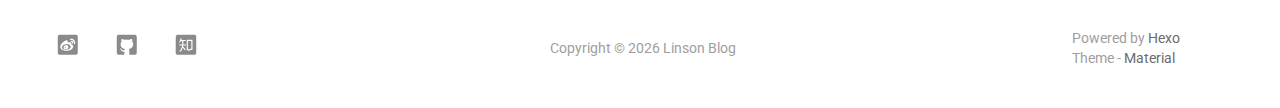
<file: archives/index.html>
<!DOCTYPE html>
<html style="display: none;" lang="zh">
    <head>
    <meta charset="utf-8">
    <!--
        © Material Theme
        https://github.com/viosey/hexo-theme-material
        Version: 1.4.0 -->
    <script>window.materialVersion = "1.4.0"</script>

    <!-- Title -->
    
    <title>
        
            归档 | 
        
        Linson Blog
    </title>

    <!-- dns prefetch -->
    <meta http-equiv="x-dns-prefetch-control" content="on">
    
    
    
    
    
    
    
    
    
    

    <!-- Meta & Info -->
    <meta http-equiv="X-UA-Compatible">
    <meta name="viewport" content="width=device-width, initial-scale=1, user-scalable=no">
    <meta name="theme-color" content="#0097A7">
    <meta name="author" content="Linson">
    <meta name="description" itemprop="description" content="">
    <meta name="keywords" content="null">

    <!-- Site Verification -->
    
    

    <!-- Favicons -->
    <link rel="icon shortcut" type="image/ico" href="/img/favicon.png">
    <link rel="icon" sizes="192x192" href="/img/favicon.png">
    <link rel="apple-touch-icon" href="/img/favicon.png">

    <!--iOS -->
    <meta name="apple-mobile-web-app-title" content="Title">
    <meta name="apple-mobile-web-app-capable" content="yes">
    <meta name="apple-mobile-web-app-status-bar-style" content="black">
    <meta name="HandheldFriendly" content="True">
    <meta name="MobileOptimized" content="480">

    <!-- Add to homescreen for Chrome on Android -->
    <meta name="mobile-web-app-capable" content="yes">

    <!-- Add to homescreen for Safari on iOS -->
    <meta name="apple-mobile-web-app-capable" content="yes">
    <meta name="apple-mobile-web-app-status-bar-style" content="black">
    <meta name="apple-mobile-web-app-title" content="Linson Blog">

    <!-- The Open Graph protocol -->
    <meta property="og:url" content="http://www.linjq.com">
    <meta property="og:type" content="blog">
    <meta property="og:title" content="归档 | Linson Blog">
    <meta property="og:image" content="/img/favicon.png" />
    <meta property="og:description" content="">
    

    

    <!-- The Twitter Card protocol -->
    <meta name="twitter:title" content="归档 | Linson Blog">
    <meta name="twitter:description" content="">
    <meta name="twitter:image" content="/img/favicon.png">
    <meta name="twitter:card" content="summary_large_image" />
    <meta name="twitter:url" content="http://www.linjq.com" />

    <!-- Add canonical link for SEO -->
    
        <link rel="canonical" href="http://www.linjq.com/archives/index.html" />
    

    <!-- Structured-data for SEO -->
    
        



    

    <!--[if lte IE 9]>
        <link rel="stylesheet" href="/css/ie-blocker.css">

        
            <script src="/js/ie-blocker.zhCN.js"></script>
        
    <![endif]-->

    <!-- Import lsloader -->
    <script>(function(){window.lsloader={jsRunSequence:[],jsnamemap:{},cssnamemap:{}};lsloader.removeLS=function(key){try{localStorage.removeItem(key)}catch(e){}};lsloader.setLS=function(key,val){try{localStorage.setItem(key,val)}catch(e){}};lsloader.getLS=function(key){var val="";try{val=localStorage.getItem(key)}catch(e){val=""}return val};versionString="/*"+materialVersion+"*/";lsloader.clean=function(){try{var keys=[];for(var i=0;i<localStorage.length;i++){keys.push(localStorage.key(i))}keys.forEach(function(key){var data=lsloader.getLS(key);if(data&&data.indexOf(versionString)===-1){lsloader.removeLS(key)}})}catch(e){}};lsloader.clean();lsloader.load=function(jsname,jspath,cssonload){cssonload=cssonload||function(){};var code;code=this.getLS(jsname);if(code&&code.indexOf(versionString)===-1){this.removeLS(jsname);this.requestResource(jsname,jspath,cssonload);return}if(code){var versionNumber=code.split(versionString)[0];if(versionNumber!=jspath){console.log("reload:"+jspath);this.removeLS(jsname);this.requestResource(jsname,jspath,cssonload);return}code=code.split(versionString)[1];if(/\.js?.+$/.test(versionNumber)){this.jsRunSequence.push({name:jsname,code:code});this.runjs(jspath,jsname,code)}else{document.getElementById(jsname).appendChild(document.createTextNode(code));cssonload()}}else{this.requestResource(jsname,jspath,cssonload)}};lsloader.requestResource=function(name,path,cssonload){var that=this;if(/\.js?.+$/.test(path)){this.iojs(path,name,function(path,name,code){that.setLS(name,path+versionString+code);that.runjs(path,name,code)})}else if(/\.css?.+$/.test(path)){this.iocss(path,name,function(code){document.getElementById(name).appendChild(document.createTextNode(code));that.setLS(name,path+versionString+code)},cssonload)}};lsloader.iojs=function(path,jsname,callback){var that=this;that.jsRunSequence.push({name:jsname,code:""});try{var xhr=new XMLHttpRequest;xhr.open("get",path,true);xhr.onreadystatechange=function(){if(xhr.readyState==4){if(xhr.status>=200&&xhr.status<300||xhr.status==304){if(xhr.response!=""){callback(path,jsname,xhr.response);return}}that.jsfallback(path,jsname)}};xhr.send(null)}catch(e){that.jsfallback(path,jsname)}};lsloader.iocss=function(path,jsname,callback,cssonload){var that=this;try{var xhr=new XMLHttpRequest;xhr.open("get",path,true);xhr.onreadystatechange=function(){if(xhr.readyState==4){if(xhr.status>=200&&xhr.status<300||xhr.status==304){if(xhr.response!=""){callback(xhr.response);cssonload();return}}that.cssfallback(path,jsname,cssonload)}};xhr.send(null)}catch(e){that.cssfallback(path,jsname,cssonload)}};lsloader.iofonts=function(path,jsname,callback,cssonload){var that=this;try{var xhr=new XMLHttpRequest;xhr.open("get",path,true);xhr.onreadystatechange=function(){if(xhr.readyState==4){if(xhr.status>=200&&xhr.status<300||xhr.status==304){if(xhr.response!=""){callback(xhr.response);cssonload();return}}that.cssfallback(path,jsname,cssonload)}};xhr.send(null)}catch(e){that.cssfallback(path,jsname,cssonload)}};lsloader.runjs=function(path,name,code){if(!!name&&!!code){for(var k in this.jsRunSequence){if(this.jsRunSequence[k].name==name){this.jsRunSequence[k].code=code}}}if(!!this.jsRunSequence[0]&&!!this.jsRunSequence[0].code&&this.jsRunSequence[0].status!="failed"){var script=document.createElement("script");script.appendChild(document.createTextNode(this.jsRunSequence[0].code));script.type="text/javascript";document.getElementsByTagName("head")[0].appendChild(script);this.jsRunSequence.shift();if(this.jsRunSequence.length>0){this.runjs()}}else if(!!this.jsRunSequence[0]&&this.jsRunSequence[0].status=="failed"){var that=this;var script=document.createElement("script");script.src=this.jsRunSequence[0].path;script.type="text/javascript";this.jsRunSequence[0].status="loading";script.onload=function(){that.jsRunSequence.shift();if(that.jsRunSequence.length>0){that.runjs()}};document.body.appendChild(script)}};lsloader.tagLoad=function(path,name){this.jsRunSequence.push({name:name,code:"",path:path,status:"failed"});this.runjs()};lsloader.jsfallback=function(path,name){if(!!this.jsnamemap[name]){return}else{this.jsnamemap[name]=name}for(var k in this.jsRunSequence){if(this.jsRunSequence[k].name==name){this.jsRunSequence[k].code="";this.jsRunSequence[k].status="failed";this.jsRunSequence[k].path=path}}this.runjs()};lsloader.cssfallback=function(path,name,cssonload){if(!!this.cssnamemap[name]){return}else{this.cssnamemap[name]=1}var link=document.createElement("link");link.type="text/css";link.href=path;link.rel="stylesheet";link.onload=link.onerror=cssonload;var root=document.getElementsByTagName("script")[0];root.parentNode.insertBefore(link,root)};lsloader.runInlineScript=function(scriptId,codeId){var code=document.getElementById(codeId).innerText;this.jsRunSequence.push({name:scriptId,code:code});this.runjs()};lsloader.loadCombo=function(jslist){var updateList="";var requestingModules={};for(var k in jslist){var LS=this.getLS(jslist[k].name);if(!!LS){var version=LS.split(versionString)[0];var code=LS.split(versionString)[1]}else{var version=""}if(version==jslist[k].path){this.jsRunSequence.push({name:jslist[k].name,code:code,path:jslist[k].path})}else{this.jsRunSequence.push({name:jslist[k].name,code:null,path:jslist[k].path,status:"comboloading"});requestingModules[jslist[k].name]=true;updateList+=(updateList==""?"":";")+jslist[k].path}}var that=this;if(!!updateList){var xhr=new XMLHttpRequest;xhr.open("get",combo+updateList,true);xhr.onreadystatechange=function(){if(xhr.readyState==4){if(xhr.status>=200&&xhr.status<300||xhr.status==304){if(xhr.response!=""){that.runCombo(xhr.response,requestingModules);return}}else{for(var i in that.jsRunSequence){if(requestingModules[that.jsRunSequence[i].name]){that.jsRunSequence[i].status="failed"}}that.runjs()}}};xhr.send(null)}this.runjs()};lsloader.runCombo=function(comboCode,requestingModules){comboCode=comboCode.split("/*combojs*/");comboCode.shift();for(var k in this.jsRunSequence){if(!!requestingModules[this.jsRunSequence[k].name]&&!!comboCode[0]){this.jsRunSequence[k].status="comboJS";this.jsRunSequence[k].code=comboCode[0];this.setLS(this.jsRunSequence[k].name,this.jsRunSequence[k].path+versionString+comboCode[0]);comboCode.shift()}}this.runjs()}})();</script>

    <!-- Import CSS & jQuery -->
    
        <style id="css/material.min.css"></style><script>if(typeof window.lsLoadCSSMaxNums === "undefined")window.lsLoadCSSMaxNums = 0;window.lsLoadCSSMaxNums++;lsloader.load("css/material.min.css","/css/material.min.css?fJTiM/K1J3dWIruo3pxtAw==",function(){if(typeof window.lsLoadCSSNums === "undefined")window.lsLoadCSSNums = 0;window.lsLoadCSSNums++;if(window.lsLoadCSSNums == window.lsLoadCSSMaxNums)document.documentElement.style.display="";})</script>
        <style id="css/style.min.css"></style><script>if(typeof window.lsLoadCSSMaxNums === "undefined")window.lsLoadCSSMaxNums = 0;window.lsLoadCSSMaxNums++;lsloader.load("css/style.min.css","/css/style.min.css?oCSEO3ST+aEypEwttTDI9g==",function(){if(typeof window.lsLoadCSSNums === "undefined")window.lsLoadCSSNums = 0;window.lsLoadCSSNums++;if(window.lsLoadCSSNums == window.lsLoadCSSMaxNums)document.documentElement.style.display="";})</script>
        
        
            <style>
    
    
    
    
    .footer-sns-weibo {
        background-image: url([data-uri]);
    }
    
    
    
    
    .footer-sns-github {
        background-image: url([data-uri]);
    }
    
    
    
    .footer-sns-zhihu {
        background-image: url([data-uri]);
    }
    
    
    
</style>

        
        <!-- Config CSS -->

<!-- Other Styles -->
<style>
  body, html {
    font-family: Roboto, "Helvetica Neue", Helvetica, "PingFang SC", "Hiragino Sans GB", "Microsoft YaHei", "微软雅黑", Arial, sans-serif;
  }

  a {
    color: #00838F;
  }

  .mdl-card__media,
  #search-label,
  #search-form-label:after,
  #scheme-Paradox .hot_tags-count,
  #scheme-Paradox .sidebar_archives-count,
  #scheme-Paradox .sidebar-colored .sidebar-header,
  #scheme-Paradox .sidebar-colored .sidebar-badge{
    background-color: #0097A7 !important;
  }

  /* Sidebar User Drop Down Menu Text Color */
  #scheme-Paradox .sidebar-colored .sidebar-nav>.dropdown>.dropdown-menu>li>a:hover,
  #scheme-Paradox .sidebar-colored .sidebar-nav>.dropdown>.dropdown-menu>li>a:focus {
    color: #0097A7 !important;
  }

  #post_entry-right-info,
  .sidebar-colored .sidebar-nav li:hover > a,
  .sidebar-colored .sidebar-nav li:hover > a i,
  .sidebar-colored .sidebar-nav li > a:hover,
  .sidebar-colored .sidebar-nav li > a:hover i,
  .sidebar-colored .sidebar-nav li > a:focus i,
  .sidebar-colored .sidebar-nav > .open > a,
  .sidebar-colored .sidebar-nav > .open > a:hover,
  .sidebar-colored .sidebar-nav > .open > a:focus,
  #ds-reset #ds-ctx .ds-ctx-entry .ds-ctx-head a {
    color: #0097A7 !important;
  }

  .toTop {
    background: #757575 !important;
  }

  .material-layout .material-post>.material-nav,
  .material-layout .material-index>.material-nav,
  .material-nav a {
    color: #757575;
  }

  #scheme-Paradox .MD-burger-layer {
    background-color: #757575;
  }

  #scheme-Paradox #post-toc-trigger-btn {
    color: #757575;
  }

  .post-toc a:hover {
    color: #00838F;
    text-decoration: underline;
  }

</style>


<!-- Theme Background Related-->

    <style>
      body{
        background-color: #F5F5F5;
      }

      /* blog_info bottom background */
      #scheme-Paradox .material-layout .something-else .mdl-card__supporting-text{
        background-color: #fff;
      }
    </style>




<!-- Fade Effect -->

    <style>
      .fade {
        transition: all 800ms linear;
        -webkit-transform: translate3d(0,0,0);
        -moz-transform: translate3d(0,0,0);
        -ms-transform: translate3d(0,0,0);
        -o-transform: translate3d(0,0,0);
        transform: translate3d(0,0,0);
        opacity: 1;
      }

      .fade.out{
        opacity: 0;
      }
    </style>


<!-- Import Font -->

    <link href="https://fonts.googleapis.com/css?family=Roboto:300,400,500" rel="stylesheet">
    <link href="https://fonts.googleapis.com/icon?family=Material+Icons"rel="stylesheet">


        <script>lsloader.load("js/jquery.min.js","/js/jquery.min.js?qcusAULNeBksqffqUM2+Ig==")</script>
    
    
    <script>function Queue(){this.dataStore=[];this.offer=b;this.poll=d;this.execNext=a;this.debug=false;this.startDebug=c;function b(e){if(this.debug){console.log("Offered a Queued Function.")}if(typeof e==="function"){this.dataStore.push(e)}else{console.log("You must offer a function.")}}function d(){if(this.debug){console.log("Polled a Queued Function.")}return this.dataStore.shift()}function a(){var e=this.poll();if(e!==undefined){if(this.debug){console.log("Run a Queued Function.")}e()}}function c(){this.debug=true}}var queue=new Queue();</script>

    <!-- Analytics -->
    

    <!-- Custom Head -->
    
</head>


    
        <body id="scheme-Paradox" class="lazy">
            <div class="material-layout  mdl-js-layout has-drawer is-upgraded">
                

                <!-- Main Container -->
                <main class="material-layout__content" id="main">

                    <!-- Top Anchor -->
                    <div id="top"></div>

                    
                        <!-- Hamburger Button -->
                        <button class="MD-burger-icon sidebar-toggle">
                            <span class="MD-burger-layer"></span>
                        </button>
                    

                    <!-- Index Module -->
<div class="material-index mdl-grid">
    
    <div class="locate-thumbnail-symbol"></div>

    <!-- Pin on top -->
    
        
    

    <!-- Normal Post -->
    
        
            
                <!-- Paradox Thumbnail -->
                <div class="post_entry-module mdl-card mdl-shadow--2dp mdl-cell mdl-cell--12-col fade out">
    <!-- Post Thumbnail -->
    
        
            <!-- Random Thumbnail -->
            <div class="post_thumbnail-random mdl-card__media mdl-color-text--grey-50">
        
    

        <!-- Post Title -->
        <p class="article-headline-p"><a href="/2017/07/26/白水寨登山之旅/">白水寨登山之旅</a></p>
    </div>

    <!-- Post Excerpt -->
    <div class="mdl-color-text--grey-600 mdl-card__supporting-text post_entry-content">
        
            
        
        &nbsp;&nbsp;&nbsp;
        <span>
            <a href="/2017/07/26/白水寨登山之旅/" target="_self">阅读全文</a>
        </span>
    </div>
    <!-- Post_entry Info-->
    <div id="post_entry-info">
        <div id="post_entry-left-info" class="mdl-card__supporting-text meta mdl-color-text--grey-600 ">
            <!-- Author Avatar -->
            <div id="author-avatar">
                <img src="/img/avatar.png" width="44px" height="44px" alt="Linson's avatar">
            </div>
            <div>
                <strong>Linson</strong>
                <span>7月 26, 2017</span>
            </div>
        </div>
        <div id="post_entry-right-info">
            <!-- Category -->
            <span class="post_entry-category">
                
            </span>

            

            

            <!-- Post Views -->
            <span class="post_entry-views">
            </span>
        </div>
    </div>
</div>

            
            
        
    
        
            
                <!-- Paradox Thumbnail -->
                <div class="post_entry-module mdl-card mdl-shadow--2dp mdl-cell mdl-cell--12-col fade out">
    <!-- Post Thumbnail -->
    
        
            <!-- Random Thumbnail -->
            <div class="post_thumbnail-random mdl-card__media mdl-color-text--grey-50">
        
    

        <!-- Post Title -->
        <p class="article-headline-p"><a href="/2017/07/26/火炉山一角/">火炉山一角</a></p>
    </div>

    <!-- Post Excerpt -->
    <div class="mdl-color-text--grey-600 mdl-card__supporting-text post_entry-content">
        
            
        
        &nbsp;&nbsp;&nbsp;
        <span>
            <a href="/2017/07/26/火炉山一角/" target="_self">阅读全文</a>
        </span>
    </div>
    <!-- Post_entry Info-->
    <div id="post_entry-info">
        <div id="post_entry-left-info" class="mdl-card__supporting-text meta mdl-color-text--grey-600 ">
            <!-- Author Avatar -->
            <div id="author-avatar">
                <img src="/img/avatar.png" width="44px" height="44px" alt="Linson's avatar">
            </div>
            <div>
                <strong>Linson</strong>
                <span>7月 26, 2017</span>
            </div>
        </div>
        <div id="post_entry-right-info">
            <!-- Category -->
            <span class="post_entry-category">
                
            </span>

            

            

            <!-- Post Views -->
            <span class="post_entry-views">
            </span>
        </div>
    </div>
</div>

            
            
        
    
        
            
                <!-- Paradox Thumbnail -->
                <div class="post_entry-module mdl-card mdl-shadow--2dp mdl-cell mdl-cell--12-col fade out">
    <!-- Post Thumbnail -->
    
        
            <!-- Random Thumbnail -->
            <div class="post_thumbnail-random mdl-card__media mdl-color-text--grey-50">
        
    

        <!-- Post Title -->
        <p class="article-headline-p"><a href="/2017/07/26/闲游沙面/">闲游沙面</a></p>
    </div>

    <!-- Post Excerpt -->
    <div class="mdl-color-text--grey-600 mdl-card__supporting-text post_entry-content">
        
            
        
        &nbsp;&nbsp;&nbsp;
        <span>
            <a href="/2017/07/26/闲游沙面/" target="_self">阅读全文</a>
        </span>
    </div>
    <!-- Post_entry Info-->
    <div id="post_entry-info">
        <div id="post_entry-left-info" class="mdl-card__supporting-text meta mdl-color-text--grey-600 ">
            <!-- Author Avatar -->
            <div id="author-avatar">
                <img src="/img/avatar.png" width="44px" height="44px" alt="Linson's avatar">
            </div>
            <div>
                <strong>Linson</strong>
                <span>7月 26, 2017</span>
            </div>
        </div>
        <div id="post_entry-right-info">
            <!-- Category -->
            <span class="post_entry-category">
                
            </span>

            

            

            <!-- Post Views -->
            <span class="post_entry-views">
            </span>
        </div>
    </div>
</div>

            
            
        
    

    

    
        <script type="text/ls-javascript" id="thumbnail-script">
    var randomNum;

    var locatePost = $('.locate-thumbnail-symbol').next();
    for(var i = 0; i < 10; i++) {
        randomNum = Math.floor(Math.random() * 19 + 1);

        locatePost.children('.post_thumbnail-random').attr('id', 'random_thumbnail-'+randomNum);
        locatePost.children('.post_thumbnail-random').attr('data-original', '/img/random/material-' + randomNum + '.png');
    $('.post_thumbnail-random').addClass('lazy');

        locatePost = locatePost.next();
    }
</script>

    
</div>


                    
                        <!-- Overlay For Active Sidebar -->
<div class="sidebar-overlay"></div>

<!-- Material sidebar -->
<aside id="sidebar" class="sidebar sidebar-colored sidebar-fixed-left" role="navigation">
    <div id="sidebar-main">
        <!-- Sidebar Header -->
        <div class="sidebar-header header-cover" style="background-image: url(/img/sidebar_header.png);">
    <!-- Top bar -->
    <div class="top-bar"></div>

    <!-- Sidebar toggle button -->
    <button type="button" class="sidebar-toggle mdl-button mdl-js-button mdl-js-ripple-effect mdl-button--icon" style="display: initial;" data-upgraded=",MaterialButton,MaterialRipple">
        <i class="material-icons">clear_all</i>
        <span class="mdl-button__ripple-container">
            <span class="mdl-ripple">
            </span>
        </span>
    </button>

    <!-- Sidebar Avatar -->
    <div class="sidebar-image">
        <img src="/img/avatar.png" alt="Linson's avatar">
    </div>

    <!-- Sidebar Email -->
    <a data-toggle="dropdown" class="sidebar-brand" href="#settings-dropdown">
        382673746@qq.com
        <b class="caret"></b>
    </a>
</div>


        <!-- Sidebar Navigation  -->
        <ul class="nav sidebar-nav">
    <!-- User dropdown  -->
    <li class="dropdown">
        <ul id="settings-dropdown" class="dropdown-menu">
            
                <li>
                    <a href="mailto: 382673746@qq.com" target="_blank" title="Email Me">
                        
                            <i class="material-icons sidebar-material-icons sidebar-indent-left1pc-element">email</i>
                        
                        Email Me
                    </a>
                </li>
            
        </ul>
    </li>

    <!-- Homepage -->
    
        <li id="sidebar-first-li">
            <a href="/">
                
                    <i class="material-icons sidebar-material-icons">home</i>
                
                主页
            </a>
        </li>
        
    

    <!-- Archives  -->
    
        <li class="dropdown">
            <a href="#" class="ripple-effect dropdown-toggle" data-toggle="dropdown">
                
                    <i class="material-icons sidebar-material-icons">inbox</i>
                
                    归档
                <b class="caret"></b>
            </a>
            <ul class="dropdown-menu">
            <li>
                <a class="sidebar_archives-link" href="/archives/2017/07/">七月 2017<span class="sidebar_archives-count">3</span></a>
            </ul>
        </li>
        
    

    <!-- Categories  -->
    
        <li class="dropdown">
            <a href="#" class="ripple-effect dropdown-toggle" data-toggle="dropdown">
                
                    <i class="material-icons sidebar-material-icons">chrome_reader_mode</i>
                
                分类
                <b class="caret"></b>
            </a>
            <ul class="dropdown-menu">
                <li>
                
            </ul>
        </li>
        
    

    <!-- Pages  -->
    
        <li>
            <a href="/about" title="About">
                
                    <i class="material-icons sidebar-material-icons">person</i>
                
                About
            </a>
        </li>
        
    

    <!-- Article Number  -->
    
        <li>
            <a href="/archives">
                文章总数
                <span class="sidebar-badge">3</span>
            </a>
        </li>
        
    
</ul>


        <!-- Sidebar Footer -->
        <!--
I'm glad you use this theme, the development is no so easy, I hope you can keep the copyright, I will thank you so much.
If you still want to delete the copyrights, could you still retain the first one? Which namely "Theme Material"
It will not impact the appearance and can give developers a lot of support :)

很高兴您使用并喜欢该主题，开发不易 十分谢谢与希望您可以保留一下版权声明。
如果您仍然想删除的话 能否只保留第一项呢？即 "Theme Material"
它不会影响美观并可以给开发者很大的支持和动力。 :)
-->

<!-- Sidebar Divider -->

    <div class="sidebar-divider"></div>


<!-- Theme Material -->

    <a href="https://github.com/viosey/hexo-theme-material"  class="sidebar-footer-text-a" target="_blank">
        <div class="sidebar-text mdl-button mdl-js-button mdl-js-ripple-effect sidebar-footer-text-div" data-upgraded=",MaterialButton,MaterialRipple">
            主题 - Material
            <span class="sidebar-badge badge-circle">i</span>
        </div>
    </a>


<!-- Help & Support -->
<!--

-->

<!-- Feedback -->
<!--

-->

<!-- About Theme -->
<!--

-->

    </div>

    <!-- Sidebar Image -->
    

</aside>

                    

                    
                        <!-- Footer Top Button -->
                        <div id="back-to-top" class="toTop-wrap">
    <a href="#top" class="toTop">
        <i class="material-icons footer_top-i">expand_less</i>
    </a>
</div>

                    

                    <!--Footer-->
<footer class="mdl-mini-footer" id="bottom">
    
        <!-- Paradox Footer Left Section -->
        <div class="mdl-mini-footer--left-section sns-list">
    <!-- Twitter -->
    

    <!-- Facebook -->
    

    <!-- Google + -->
    

    <!-- Weibo -->
    
        <a href="http://weibo.com/u/6297353245/home?wvr=5" target="_blank">
            <button class="mdl-mini-footer--social-btn social-btn footer-sns-weibo">
                <span class="visuallyhidden">Weibo</span>
            </button><!--
     --></a>
    

    <!-- Instagram -->
    

    <!-- Tumblr -->
    

    <!-- Github -->
    
        <a href="https://github.com/linjianqiang" target="_blank">
            <button class="mdl-mini-footer--social-btn social-btn footer-sns-github">
                <span class="visuallyhidden">Github</span>
            </button><!--
     --></a>
    

    <!-- LinkedIn -->
    

    <!-- Zhihu -->
    
        <a href="https://www.zhihu.com/" target="_blank">
            <button class="mdl-mini-footer--social-btn social-btn footer-sns-zhihu">
                <span class="visuallyhidden">Zhihu</span>
            </button><!--
     --></a>
    

    <!-- Bilibili -->
    

    <!-- Telegram -->
    
</div>


        <!--Copyright-->
        <div id="copyright">
            Copyright&nbsp;©<script type="text/javascript">var fd = new Date();document.write("&nbsp;" + fd.getFullYear() + "&nbsp;");</script>Linson Blog
        </div>

        <!-- Paradox Footer Right Section -->

        <!--
        I am glad you use this theme, the development is no so easy, I hope you can keep the copyright.
        It will not impact the appearance and can give developers a lot of support :)

        很高兴您使用该主题，开发不易，希望您可以保留一下版权声明。
        它不会影响美观并可以给开发者很大的支持。 :)
        -->

        <div class="mdl-mini-footer--right-section">
            <div>
                <div class="footer-develop-div">Powered by <a href="https://hexo.io" target="_blank" class="footer-develop-a">Hexo</a></div>
                <div class="footer-develop-div">Theme - <a href="https://github.com/viosey/hexo-theme-material" target="_blank" class="footer-develop-a">Material</a></div>
            </div>
        </div>
    
</footer>


                    <!-- Import File -->


    <script>lsloader.load("js/lazyload.min.js","/js/lazyload.min.js?1BcfzuNXqV+ntF6gq+5X3Q==")</script>
    <script>lsloader.load("js/js.min.js","/js/js.min.js?oAl/+lvaqTFV31JXTmbrNA==")</script>



    <script>lsloader.load("js/nprogress.js","/js/nprogress.js?pl3Qhb9lvqR1FlyLUna1Yw==")</script>


<script type="text/ls-javascript" id="NProgress-script">
    NProgress.configure({
        showSpinner: true
    });
    NProgress.start();
    $('#nprogress .bar').css({
        'background': '#29d'
    });
    $('#nprogress .peg').css({
        'box-shadow': '0 0 10px #29d, 0 0 15px #29d'
    });
    $('#nprogress .spinner-icon').css({
        'border-top-color': '#29d',
        'border-left-color': '#29d'
    });
    setTimeout(function() {
        NProgress.done();
        $('.fade').removeClass('out');
    }, 800);
</script>



    
        <script>lsloader.load("js/smoothscroll.js","/js/smoothscroll.js?lOy/ACj5suSNi7ZVFVbpFQ==")</script>
    







   <!-- 使用 DISQUS js 代码 -->






<!-- UC Browser Compatible -->
<script>
	var agent = navigator.userAgent.toLowerCase();
	if(agent.indexOf('ucbrowser')>0) {
		document.write('<link rel="stylesheet" href="/css/uc.css">');
	   alert('由于 UC 浏览器使用极旧的内核，而本网站使用了一些新的特性。\n为了您能更好的浏览，推荐使用 Chrome 或 Firefox 浏览器。');
	}
</script>

<!-- Window Load-->
<script type="text/ls-javascript" id="window-load">
    $(window).on('load', function() {
        // Post_Toc parent position fixed
        $('.post-toc-wrap').parent('.mdl-menu__container').css('position', 'fixed');
    });
</script>

<!-- MathJax Load-->

<script type="text/ls-javascript" id="lazy-load">
    // Offer LazyLoad
    queue.offer(function(){
        $('.lazy').lazyload({
            effect : 'show'
        });
    });

    // Start Queue
    $(document).ready(function(){
        setInterval(function(){
            queue.execNext();
        },200);
    });
</script>

<!-- Bing Background -->


<script>
    (function(){
        var scriptList = document.querySelectorAll('script[type="text/ls-javascript"]')

        for (var i = 0; i < scriptList.length; ++i) {
            var item = scriptList[i];
            lsloader.runInlineScript(item.id,item.id);
        }
    })()
console.log('\n %c © Material Theme | Version: 1.4.0 | https://github.com/viosey/hexo-theme-material %c \n', 'color:#455a64;background:#e0e0e0;padding:5px 0;border-top-left-radius:5px;border-bottom-left-radius:5px;', 'color:#455a64;background:#e0e0e0;padding:5px 0;border-top-right-radius:5px;border-bottom-right-radius:5px;');
</script>

                </main>
            </div>
        </body>
    
</html>
</file>
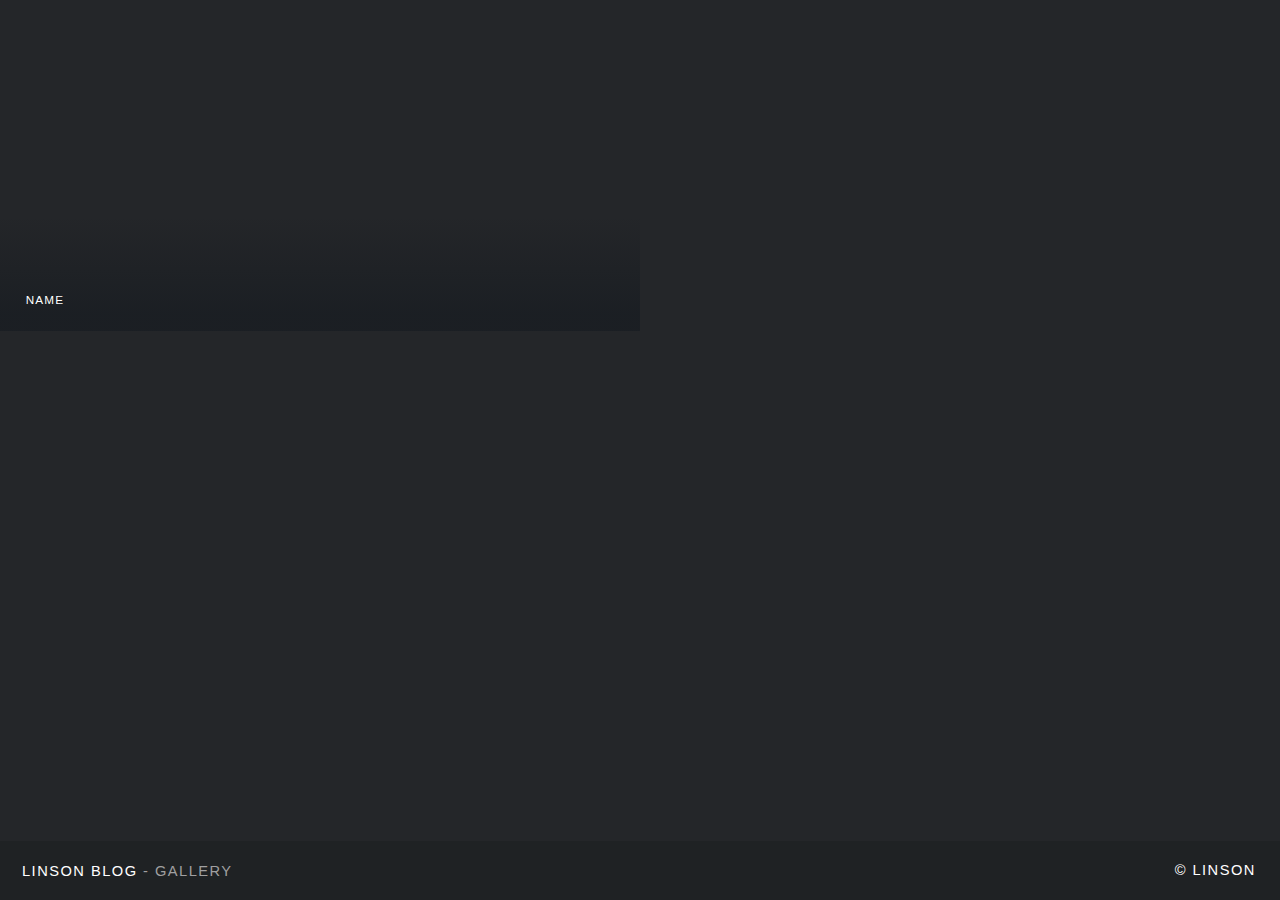
<file: gallery/index.html>
<!DOCTYPE html>
<html style="display: none;" lang="zh">
    <head>
    <meta charset="utf-8">
    <!--
        © Material Theme
        https://github.com/viosey/hexo-theme-material
        Version: 1.4.0 -->
    <script>window.materialVersion = "1.4.0"</script>

    <!-- Title -->
    
    <title>
        
            gallery | 
        
        Linson Blog
    </title>

    <!-- dns prefetch -->
    <meta http-equiv="x-dns-prefetch-control" content="on">
    
    
    
    
    
    
    
    
    
    

    <!-- Meta & Info -->
    <meta http-equiv="X-UA-Compatible">
    <meta name="viewport" content="width=device-width, initial-scale=1, user-scalable=no">
    <meta name="theme-color" content="#0097A7">
    <meta name="author" content="Linson">
    <meta name="description" itemprop="description" content="">
    <meta name="keywords" content="null">

    <!-- Site Verification -->
    
    

    <!-- Favicons -->
    <link rel="icon shortcut" type="image/ico" href="/img/favicon.png">
    <link rel="icon" sizes="192x192" href="/img/favicon.png">
    <link rel="apple-touch-icon" href="/img/favicon.png">

    <!--iOS -->
    <meta name="apple-mobile-web-app-title" content="Title">
    <meta name="apple-mobile-web-app-capable" content="yes">
    <meta name="apple-mobile-web-app-status-bar-style" content="black">
    <meta name="HandheldFriendly" content="True">
    <meta name="MobileOptimized" content="480">

    <!-- Add to homescreen for Chrome on Android -->
    <meta name="mobile-web-app-capable" content="yes">

    <!-- Add to homescreen for Safari on iOS -->
    <meta name="apple-mobile-web-app-capable" content="yes">
    <meta name="apple-mobile-web-app-status-bar-style" content="black">
    <meta name="apple-mobile-web-app-title" content="Linson Blog">

    <!-- The Open Graph protocol -->
    <meta property="og:url" content="http://www.linjq.com">
    <meta property="og:type" content="blog">
    <meta property="og:title" content="gallery | Linson Blog">
    <meta property="og:image" content="/img/favicon.png" />
    <meta property="og:description" content="">
    

    

    <!-- The Twitter Card protocol -->
    <meta name="twitter:title" content="gallery | Linson Blog">
    <meta name="twitter:description" content="">
    <meta name="twitter:image" content="/img/favicon.png">
    <meta name="twitter:card" content="summary_large_image" />
    <meta name="twitter:url" content="http://www.linjq.com" />

    <!-- Add canonical link for SEO -->
    
        <link rel="canonical" href="http://www.linjq.com/gallery/index.html" />
    

    <!-- Structured-data for SEO -->
    
        



    

    <!--[if lte IE 9]>
        <link rel="stylesheet" href="/css/ie-blocker.css">

        
            <script src="/js/ie-blocker.zhCN.js"></script>
        
    <![endif]-->

    <!-- Import lsloader -->
    <script>(function(){window.lsloader={jsRunSequence:[],jsnamemap:{},cssnamemap:{}};lsloader.removeLS=function(key){try{localStorage.removeItem(key)}catch(e){}};lsloader.setLS=function(key,val){try{localStorage.setItem(key,val)}catch(e){}};lsloader.getLS=function(key){var val="";try{val=localStorage.getItem(key)}catch(e){val=""}return val};versionString="/*"+materialVersion+"*/";lsloader.clean=function(){try{var keys=[];for(var i=0;i<localStorage.length;i++){keys.push(localStorage.key(i))}keys.forEach(function(key){var data=lsloader.getLS(key);if(data&&data.indexOf(versionString)===-1){lsloader.removeLS(key)}})}catch(e){}};lsloader.clean();lsloader.load=function(jsname,jspath,cssonload){cssonload=cssonload||function(){};var code;code=this.getLS(jsname);if(code&&code.indexOf(versionString)===-1){this.removeLS(jsname);this.requestResource(jsname,jspath,cssonload);return}if(code){var versionNumber=code.split(versionString)[0];if(versionNumber!=jspath){console.log("reload:"+jspath);this.removeLS(jsname);this.requestResource(jsname,jspath,cssonload);return}code=code.split(versionString)[1];if(/\.js?.+$/.test(versionNumber)){this.jsRunSequence.push({name:jsname,code:code});this.runjs(jspath,jsname,code)}else{document.getElementById(jsname).appendChild(document.createTextNode(code));cssonload()}}else{this.requestResource(jsname,jspath,cssonload)}};lsloader.requestResource=function(name,path,cssonload){var that=this;if(/\.js?.+$/.test(path)){this.iojs(path,name,function(path,name,code){that.setLS(name,path+versionString+code);that.runjs(path,name,code)})}else if(/\.css?.+$/.test(path)){this.iocss(path,name,function(code){document.getElementById(name).appendChild(document.createTextNode(code));that.setLS(name,path+versionString+code)},cssonload)}};lsloader.iojs=function(path,jsname,callback){var that=this;that.jsRunSequence.push({name:jsname,code:""});try{var xhr=new XMLHttpRequest;xhr.open("get",path,true);xhr.onreadystatechange=function(){if(xhr.readyState==4){if(xhr.status>=200&&xhr.status<300||xhr.status==304){if(xhr.response!=""){callback(path,jsname,xhr.response);return}}that.jsfallback(path,jsname)}};xhr.send(null)}catch(e){that.jsfallback(path,jsname)}};lsloader.iocss=function(path,jsname,callback,cssonload){var that=this;try{var xhr=new XMLHttpRequest;xhr.open("get",path,true);xhr.onreadystatechange=function(){if(xhr.readyState==4){if(xhr.status>=200&&xhr.status<300||xhr.status==304){if(xhr.response!=""){callback(xhr.response);cssonload();return}}that.cssfallback(path,jsname,cssonload)}};xhr.send(null)}catch(e){that.cssfallback(path,jsname,cssonload)}};lsloader.iofonts=function(path,jsname,callback,cssonload){var that=this;try{var xhr=new XMLHttpRequest;xhr.open("get",path,true);xhr.onreadystatechange=function(){if(xhr.readyState==4){if(xhr.status>=200&&xhr.status<300||xhr.status==304){if(xhr.response!=""){callback(xhr.response);cssonload();return}}that.cssfallback(path,jsname,cssonload)}};xhr.send(null)}catch(e){that.cssfallback(path,jsname,cssonload)}};lsloader.runjs=function(path,name,code){if(!!name&&!!code){for(var k in this.jsRunSequence){if(this.jsRunSequence[k].name==name){this.jsRunSequence[k].code=code}}}if(!!this.jsRunSequence[0]&&!!this.jsRunSequence[0].code&&this.jsRunSequence[0].status!="failed"){var script=document.createElement("script");script.appendChild(document.createTextNode(this.jsRunSequence[0].code));script.type="text/javascript";document.getElementsByTagName("head")[0].appendChild(script);this.jsRunSequence.shift();if(this.jsRunSequence.length>0){this.runjs()}}else if(!!this.jsRunSequence[0]&&this.jsRunSequence[0].status=="failed"){var that=this;var script=document.createElement("script");script.src=this.jsRunSequence[0].path;script.type="text/javascript";this.jsRunSequence[0].status="loading";script.onload=function(){that.jsRunSequence.shift();if(that.jsRunSequence.length>0){that.runjs()}};document.body.appendChild(script)}};lsloader.tagLoad=function(path,name){this.jsRunSequence.push({name:name,code:"",path:path,status:"failed"});this.runjs()};lsloader.jsfallback=function(path,name){if(!!this.jsnamemap[name]){return}else{this.jsnamemap[name]=name}for(var k in this.jsRunSequence){if(this.jsRunSequence[k].name==name){this.jsRunSequence[k].code="";this.jsRunSequence[k].status="failed";this.jsRunSequence[k].path=path}}this.runjs()};lsloader.cssfallback=function(path,name,cssonload){if(!!this.cssnamemap[name]){return}else{this.cssnamemap[name]=1}var link=document.createElement("link");link.type="text/css";link.href=path;link.rel="stylesheet";link.onload=link.onerror=cssonload;var root=document.getElementsByTagName("script")[0];root.parentNode.insertBefore(link,root)};lsloader.runInlineScript=function(scriptId,codeId){var code=document.getElementById(codeId).innerText;this.jsRunSequence.push({name:scriptId,code:code});this.runjs()};lsloader.loadCombo=function(jslist){var updateList="";var requestingModules={};for(var k in jslist){var LS=this.getLS(jslist[k].name);if(!!LS){var version=LS.split(versionString)[0];var code=LS.split(versionString)[1]}else{var version=""}if(version==jslist[k].path){this.jsRunSequence.push({name:jslist[k].name,code:code,path:jslist[k].path})}else{this.jsRunSequence.push({name:jslist[k].name,code:null,path:jslist[k].path,status:"comboloading"});requestingModules[jslist[k].name]=true;updateList+=(updateList==""?"":";")+jslist[k].path}}var that=this;if(!!updateList){var xhr=new XMLHttpRequest;xhr.open("get",combo+updateList,true);xhr.onreadystatechange=function(){if(xhr.readyState==4){if(xhr.status>=200&&xhr.status<300||xhr.status==304){if(xhr.response!=""){that.runCombo(xhr.response,requestingModules);return}}else{for(var i in that.jsRunSequence){if(requestingModules[that.jsRunSequence[i].name]){that.jsRunSequence[i].status="failed"}}that.runjs()}}};xhr.send(null)}this.runjs()};lsloader.runCombo=function(comboCode,requestingModules){comboCode=comboCode.split("/*combojs*/");comboCode.shift();for(var k in this.jsRunSequence){if(!!requestingModules[this.jsRunSequence[k].name]&&!!comboCode[0]){this.jsRunSequence[k].status="comboJS";this.jsRunSequence[k].code=comboCode[0];this.setLS(this.jsRunSequence[k].name,this.jsRunSequence[k].path+versionString+comboCode[0]);comboCode.shift()}}this.runjs()}})();</script>

    <!-- Import CSS & jQuery -->
    
        <style id="css/material.min.css"></style><script>if(typeof window.lsLoadCSSMaxNums === "undefined")window.lsLoadCSSMaxNums = 0;window.lsLoadCSSMaxNums++;lsloader.load("css/material.min.css","/css/material.min.css?fJTiM/K1J3dWIruo3pxtAw==",function(){if(typeof window.lsLoadCSSNums === "undefined")window.lsLoadCSSNums = 0;window.lsLoadCSSNums++;if(window.lsLoadCSSNums == window.lsLoadCSSMaxNums)document.documentElement.style.display="";})</script>
        <style id="css/style.min.css"></style><script>if(typeof window.lsLoadCSSMaxNums === "undefined")window.lsLoadCSSMaxNums = 0;window.lsLoadCSSMaxNums++;lsloader.load("css/style.min.css","/css/style.min.css?oCSEO3ST+aEypEwttTDI9g==",function(){if(typeof window.lsLoadCSSNums === "undefined")window.lsLoadCSSNums = 0;window.lsLoadCSSNums++;if(window.lsLoadCSSNums == window.lsLoadCSSMaxNums)document.documentElement.style.display="";})</script>
        
        
            <style>
    
    
    
    
    .footer-sns-weibo {
        background-image: url([data-uri]);
    }
    
    
    
    
    .footer-sns-github {
        background-image: url([data-uri]);
    }
    
    
    
    .footer-sns-zhihu {
        background-image: url([data-uri]);
    }
    
    
    
</style>

        
        <!-- Config CSS -->

<!-- Other Styles -->
<style>
  body, html {
    font-family: Roboto, "Helvetica Neue", Helvetica, "PingFang SC", "Hiragino Sans GB", "Microsoft YaHei", "微软雅黑", Arial, sans-serif;
  }

  a {
    color: #00838F;
  }

  .mdl-card__media,
  #search-label,
  #search-form-label:after,
  #scheme-Paradox .hot_tags-count,
  #scheme-Paradox .sidebar_archives-count,
  #scheme-Paradox .sidebar-colored .sidebar-header,
  #scheme-Paradox .sidebar-colored .sidebar-badge{
    background-color: #0097A7 !important;
  }

  /* Sidebar User Drop Down Menu Text Color */
  #scheme-Paradox .sidebar-colored .sidebar-nav>.dropdown>.dropdown-menu>li>a:hover,
  #scheme-Paradox .sidebar-colored .sidebar-nav>.dropdown>.dropdown-menu>li>a:focus {
    color: #0097A7 !important;
  }

  #post_entry-right-info,
  .sidebar-colored .sidebar-nav li:hover > a,
  .sidebar-colored .sidebar-nav li:hover > a i,
  .sidebar-colored .sidebar-nav li > a:hover,
  .sidebar-colored .sidebar-nav li > a:hover i,
  .sidebar-colored .sidebar-nav li > a:focus i,
  .sidebar-colored .sidebar-nav > .open > a,
  .sidebar-colored .sidebar-nav > .open > a:hover,
  .sidebar-colored .sidebar-nav > .open > a:focus,
  #ds-reset #ds-ctx .ds-ctx-entry .ds-ctx-head a {
    color: #0097A7 !important;
  }

  .toTop {
    background: #757575 !important;
  }

  .material-layout .material-post>.material-nav,
  .material-layout .material-index>.material-nav,
  .material-nav a {
    color: #757575;
  }

  #scheme-Paradox .MD-burger-layer {
    background-color: #757575;
  }

  #scheme-Paradox #post-toc-trigger-btn {
    color: #757575;
  }

  .post-toc a:hover {
    color: #00838F;
    text-decoration: underline;
  }

</style>


<!-- Theme Background Related-->

    <style>
      body{
        background-color: #F5F5F5;
      }

      /* blog_info bottom background */
      #scheme-Paradox .material-layout .something-else .mdl-card__supporting-text{
        background-color: #fff;
      }
    </style>




<!-- Fade Effect -->

    <style>
      .fade {
        transition: all 800ms linear;
        -webkit-transform: translate3d(0,0,0);
        -moz-transform: translate3d(0,0,0);
        -ms-transform: translate3d(0,0,0);
        -o-transform: translate3d(0,0,0);
        transform: translate3d(0,0,0);
        opacity: 1;
      }

      .fade.out{
        opacity: 0;
      }
    </style>


<!-- Import Font -->

    <link href="https://fonts.googleapis.com/css?family=Roboto:300,400,500" rel="stylesheet">
    <link href="https://fonts.googleapis.com/icon?family=Material+Icons"rel="stylesheet">


        <script>lsloader.load("js/jquery.min.js","/js/jquery.min.js?qcusAULNeBksqffqUM2+Ig==")</script>
    
    
    <script>function Queue(){this.dataStore=[];this.offer=b;this.poll=d;this.execNext=a;this.debug=false;this.startDebug=c;function b(e){if(this.debug){console.log("Offered a Queued Function.")}if(typeof e==="function"){this.dataStore.push(e)}else{console.log("You must offer a function.")}}function d(){if(this.debug){console.log("Polled a Queued Function.")}return this.dataStore.shift()}function a(){var e=this.poll();if(e!==undefined){if(this.debug){console.log("Run a Queued Function.")}e()}}function c(){this.debug=true}}var queue=new Queue();</script>

    <!-- Analytics -->
    

    <!-- Custom Head -->
    
</head>


    
        <!-- Single Gallery Page -->
        
    <link rel="stylesheet" href="/css/gallery.min.css">


<body>
    <!-- Wrapper -->
    <div id="wrapper">

        <!-- Header -->
        <header id="header">
            <h1>
                <a href="/"><strong>Linson Blog</strong></a> - gallery
            </h1>
            <nav>
                <ul>
                    <li>
                        <a href="#footer" class="icon fa-info-circle">
                            ©&nbsp;Linson
                        </a>
                    </li>
                </ul>
            </nav>
        </header>

        <!-- Main -->
        <div id="main">
            
                
                    <article class="thumb">
                        <a href="http://example.com/full-image.png" class="image lazy" data-original="http://example.com/thumb-image.png"><img class="lazy" data-original="http://example.com/thumb-image.png" alt="Name" /></a>
                        <h2>Name</h2>
                        <p>这是一个描述</p>
                    </article>
                
            
        </div>
        <!-- Footer -->
        <!--
        <footer id="footer" class="panel">
          <div class="inner split">
            <div>
              <section>
                <h2>Magna feugiat sed adipiscing</h2>
                <p>Nulla consequat, ex ut suscipit rutrum, mi dolor tincidunt erat, et scelerisque turpis ipsum eget quis orci mattis aliquet. Maecenas fringilla et ante at lorem et ipsum. Dolor nulla eu bibendum sapien. Donec non pharetra dui. Nulla consequat, ex ut suscipit rutrum, mi dolor tincidunt erat, et scelerisque turpis ipsum.</p>
              </section>
              <section>
                <h2>Follow me on ...</h2>
                <ul class="icons">
                  <li><a href="#" class="icon fa-twitter"><span class="label">Twitter</span></a></li>
                  <li><a href="#" class="icon fa-facebook"><span class="label">Facebook</span></a></li>
                  <li><a href="#" class="icon fa-instagram"><span class="label">Instagram</span></a></li>
                  <li><a href="#" class="icon fa-github"><span class="label">GitHub</span></a></li>
                  <li><a href="#" class="icon fa-dribbble"><span class="label">Dribbble</span></a></li>
                  <li><a href="#" class="icon fa-linkedin"><span class="label">LinkedIn</span></a></li>
                  <li><a href="#" class="icon fa-telegram"><span class="label">Telegram</span></a></li>
                </ul>
              </section>
              <p class="copyright">
                &copy; Design: <a href="#">Gallery</a>.
              </p>
            </div>
            <div>
              <section>
                <h2>Get in touch</h2>
                <form method="post" action="#">
                  <div class="field half first">
                    <input type="text" name="name" id="name" placeholder="Name" />
                  </div>
                  <div class="field half">
                    <input type="text" name="email" id="email" placeholder="Email" />
                  </div>
                  <div class="field">
                    <textarea name="message" id="message" rows="4" placeholder="Message"></textarea>
                  </div>
                  <ul class="actions">
                    <li><input type="submit" value="Send" class="special" /></li>
                    <li><input type="reset" value="Reset" /></li>
                  </ul>
                </form>
              </section>
            </div>
          </div>
        </footer>
        -->

    </div>

    <!-- Scripts -->
    
        <script src="/js/jquery.min.js"></script>
        <script src="/js/gallery/gallery.js"></script>
        <script src="/js/lazyload.min.js"></script>
    

    <script>
        queue.offer(function(){
            $('.lazy').lazyload({
              effect: 'fadeIn',
              event: 'scrollstop'
            });
        })
        <!-- Start Queue -->
        $(document).ready(function(){
            setInterval(function(){
                queue.execNext();
            },200);
        });
    </script>
</body>

    
</html>
</file>
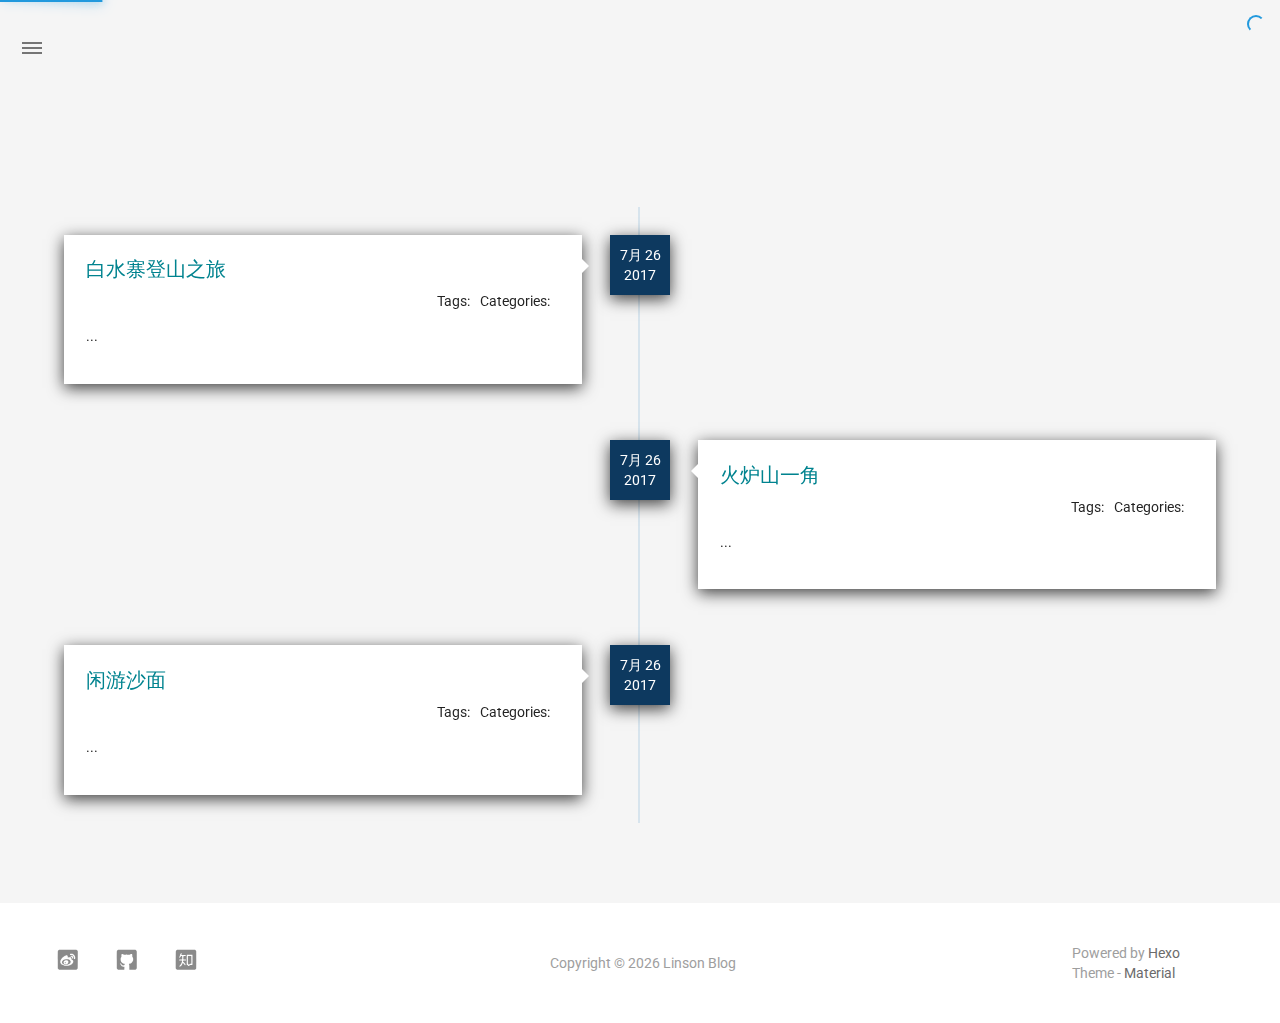
<file: timeline/index.html>
<!DOCTYPE html>
<html style="display: none;" lang="zh">
    <head>
    <meta charset="utf-8">
    <!--
        © Material Theme
        https://github.com/viosey/hexo-theme-material
        Version: 1.4.0 -->
    <script>window.materialVersion = "1.4.0"</script>

    <!-- Title -->
    
    <title>
        
            timeline | 
        
        Linson Blog
    </title>

    <!-- dns prefetch -->
    <meta http-equiv="x-dns-prefetch-control" content="on">
    
    
    
    
    
    
    
    
    
    

    <!-- Meta & Info -->
    <meta http-equiv="X-UA-Compatible">
    <meta name="viewport" content="width=device-width, initial-scale=1, user-scalable=no">
    <meta name="theme-color" content="#0097A7">
    <meta name="author" content="Linson">
    <meta name="description" itemprop="description" content="">
    <meta name="keywords" content="null">

    <!-- Site Verification -->
    
    

    <!-- Favicons -->
    <link rel="icon shortcut" type="image/ico" href="/img/favicon.png">
    <link rel="icon" sizes="192x192" href="/img/favicon.png">
    <link rel="apple-touch-icon" href="/img/favicon.png">

    <!--iOS -->
    <meta name="apple-mobile-web-app-title" content="Title">
    <meta name="apple-mobile-web-app-capable" content="yes">
    <meta name="apple-mobile-web-app-status-bar-style" content="black">
    <meta name="HandheldFriendly" content="True">
    <meta name="MobileOptimized" content="480">

    <!-- Add to homescreen for Chrome on Android -->
    <meta name="mobile-web-app-capable" content="yes">

    <!-- Add to homescreen for Safari on iOS -->
    <meta name="apple-mobile-web-app-capable" content="yes">
    <meta name="apple-mobile-web-app-status-bar-style" content="black">
    <meta name="apple-mobile-web-app-title" content="Linson Blog">

    <!-- The Open Graph protocol -->
    <meta property="og:url" content="http://www.linjq.com">
    <meta property="og:type" content="blog">
    <meta property="og:title" content="timeline | Linson Blog">
    <meta property="og:image" content="/img/favicon.png" />
    <meta property="og:description" content="">
    

    

    <!-- The Twitter Card protocol -->
    <meta name="twitter:title" content="timeline | Linson Blog">
    <meta name="twitter:description" content="">
    <meta name="twitter:image" content="/img/favicon.png">
    <meta name="twitter:card" content="summary_large_image" />
    <meta name="twitter:url" content="http://www.linjq.com" />

    <!-- Add canonical link for SEO -->
    
        <link rel="canonical" href="http://www.linjq.com/timeline/index.html" />
    

    <!-- Structured-data for SEO -->
    
        



    

    <!--[if lte IE 9]>
        <link rel="stylesheet" href="/css/ie-blocker.css">

        
            <script src="/js/ie-blocker.zhCN.js"></script>
        
    <![endif]-->

    <!-- Import lsloader -->
    <script>(function(){window.lsloader={jsRunSequence:[],jsnamemap:{},cssnamemap:{}};lsloader.removeLS=function(key){try{localStorage.removeItem(key)}catch(e){}};lsloader.setLS=function(key,val){try{localStorage.setItem(key,val)}catch(e){}};lsloader.getLS=function(key){var val="";try{val=localStorage.getItem(key)}catch(e){val=""}return val};versionString="/*"+materialVersion+"*/";lsloader.clean=function(){try{var keys=[];for(var i=0;i<localStorage.length;i++){keys.push(localStorage.key(i))}keys.forEach(function(key){var data=lsloader.getLS(key);if(data&&data.indexOf(versionString)===-1){lsloader.removeLS(key)}})}catch(e){}};lsloader.clean();lsloader.load=function(jsname,jspath,cssonload){cssonload=cssonload||function(){};var code;code=this.getLS(jsname);if(code&&code.indexOf(versionString)===-1){this.removeLS(jsname);this.requestResource(jsname,jspath,cssonload);return}if(code){var versionNumber=code.split(versionString)[0];if(versionNumber!=jspath){console.log("reload:"+jspath);this.removeLS(jsname);this.requestResource(jsname,jspath,cssonload);return}code=code.split(versionString)[1];if(/\.js?.+$/.test(versionNumber)){this.jsRunSequence.push({name:jsname,code:code});this.runjs(jspath,jsname,code)}else{document.getElementById(jsname).appendChild(document.createTextNode(code));cssonload()}}else{this.requestResource(jsname,jspath,cssonload)}};lsloader.requestResource=function(name,path,cssonload){var that=this;if(/\.js?.+$/.test(path)){this.iojs(path,name,function(path,name,code){that.setLS(name,path+versionString+code);that.runjs(path,name,code)})}else if(/\.css?.+$/.test(path)){this.iocss(path,name,function(code){document.getElementById(name).appendChild(document.createTextNode(code));that.setLS(name,path+versionString+code)},cssonload)}};lsloader.iojs=function(path,jsname,callback){var that=this;that.jsRunSequence.push({name:jsname,code:""});try{var xhr=new XMLHttpRequest;xhr.open("get",path,true);xhr.onreadystatechange=function(){if(xhr.readyState==4){if(xhr.status>=200&&xhr.status<300||xhr.status==304){if(xhr.response!=""){callback(path,jsname,xhr.response);return}}that.jsfallback(path,jsname)}};xhr.send(null)}catch(e){that.jsfallback(path,jsname)}};lsloader.iocss=function(path,jsname,callback,cssonload){var that=this;try{var xhr=new XMLHttpRequest;xhr.open("get",path,true);xhr.onreadystatechange=function(){if(xhr.readyState==4){if(xhr.status>=200&&xhr.status<300||xhr.status==304){if(xhr.response!=""){callback(xhr.response);cssonload();return}}that.cssfallback(path,jsname,cssonload)}};xhr.send(null)}catch(e){that.cssfallback(path,jsname,cssonload)}};lsloader.iofonts=function(path,jsname,callback,cssonload){var that=this;try{var xhr=new XMLHttpRequest;xhr.open("get",path,true);xhr.onreadystatechange=function(){if(xhr.readyState==4){if(xhr.status>=200&&xhr.status<300||xhr.status==304){if(xhr.response!=""){callback(xhr.response);cssonload();return}}that.cssfallback(path,jsname,cssonload)}};xhr.send(null)}catch(e){that.cssfallback(path,jsname,cssonload)}};lsloader.runjs=function(path,name,code){if(!!name&&!!code){for(var k in this.jsRunSequence){if(this.jsRunSequence[k].name==name){this.jsRunSequence[k].code=code}}}if(!!this.jsRunSequence[0]&&!!this.jsRunSequence[0].code&&this.jsRunSequence[0].status!="failed"){var script=document.createElement("script");script.appendChild(document.createTextNode(this.jsRunSequence[0].code));script.type="text/javascript";document.getElementsByTagName("head")[0].appendChild(script);this.jsRunSequence.shift();if(this.jsRunSequence.length>0){this.runjs()}}else if(!!this.jsRunSequence[0]&&this.jsRunSequence[0].status=="failed"){var that=this;var script=document.createElement("script");script.src=this.jsRunSequence[0].path;script.type="text/javascript";this.jsRunSequence[0].status="loading";script.onload=function(){that.jsRunSequence.shift();if(that.jsRunSequence.length>0){that.runjs()}};document.body.appendChild(script)}};lsloader.tagLoad=function(path,name){this.jsRunSequence.push({name:name,code:"",path:path,status:"failed"});this.runjs()};lsloader.jsfallback=function(path,name){if(!!this.jsnamemap[name]){return}else{this.jsnamemap[name]=name}for(var k in this.jsRunSequence){if(this.jsRunSequence[k].name==name){this.jsRunSequence[k].code="";this.jsRunSequence[k].status="failed";this.jsRunSequence[k].path=path}}this.runjs()};lsloader.cssfallback=function(path,name,cssonload){if(!!this.cssnamemap[name]){return}else{this.cssnamemap[name]=1}var link=document.createElement("link");link.type="text/css";link.href=path;link.rel="stylesheet";link.onload=link.onerror=cssonload;var root=document.getElementsByTagName("script")[0];root.parentNode.insertBefore(link,root)};lsloader.runInlineScript=function(scriptId,codeId){var code=document.getElementById(codeId).innerText;this.jsRunSequence.push({name:scriptId,code:code});this.runjs()};lsloader.loadCombo=function(jslist){var updateList="";var requestingModules={};for(var k in jslist){var LS=this.getLS(jslist[k].name);if(!!LS){var version=LS.split(versionString)[0];var code=LS.split(versionString)[1]}else{var version=""}if(version==jslist[k].path){this.jsRunSequence.push({name:jslist[k].name,code:code,path:jslist[k].path})}else{this.jsRunSequence.push({name:jslist[k].name,code:null,path:jslist[k].path,status:"comboloading"});requestingModules[jslist[k].name]=true;updateList+=(updateList==""?"":";")+jslist[k].path}}var that=this;if(!!updateList){var xhr=new XMLHttpRequest;xhr.open("get",combo+updateList,true);xhr.onreadystatechange=function(){if(xhr.readyState==4){if(xhr.status>=200&&xhr.status<300||xhr.status==304){if(xhr.response!=""){that.runCombo(xhr.response,requestingModules);return}}else{for(var i in that.jsRunSequence){if(requestingModules[that.jsRunSequence[i].name]){that.jsRunSequence[i].status="failed"}}that.runjs()}}};xhr.send(null)}this.runjs()};lsloader.runCombo=function(comboCode,requestingModules){comboCode=comboCode.split("/*combojs*/");comboCode.shift();for(var k in this.jsRunSequence){if(!!requestingModules[this.jsRunSequence[k].name]&&!!comboCode[0]){this.jsRunSequence[k].status="comboJS";this.jsRunSequence[k].code=comboCode[0];this.setLS(this.jsRunSequence[k].name,this.jsRunSequence[k].path+versionString+comboCode[0]);comboCode.shift()}}this.runjs()}})();</script>

    <!-- Import CSS & jQuery -->
    
        <style id="css/material.min.css"></style><script>if(typeof window.lsLoadCSSMaxNums === "undefined")window.lsLoadCSSMaxNums = 0;window.lsLoadCSSMaxNums++;lsloader.load("css/material.min.css","/css/material.min.css?fJTiM/K1J3dWIruo3pxtAw==",function(){if(typeof window.lsLoadCSSNums === "undefined")window.lsLoadCSSNums = 0;window.lsLoadCSSNums++;if(window.lsLoadCSSNums == window.lsLoadCSSMaxNums)document.documentElement.style.display="";})</script>
        <style id="css/style.min.css"></style><script>if(typeof window.lsLoadCSSMaxNums === "undefined")window.lsLoadCSSMaxNums = 0;window.lsLoadCSSMaxNums++;lsloader.load("css/style.min.css","/css/style.min.css?oCSEO3ST+aEypEwttTDI9g==",function(){if(typeof window.lsLoadCSSNums === "undefined")window.lsLoadCSSNums = 0;window.lsLoadCSSNums++;if(window.lsLoadCSSNums == window.lsLoadCSSMaxNums)document.documentElement.style.display="";})</script>
        
        
            <style>
    
    
    
    
    .footer-sns-weibo {
        background-image: url([data-uri]);
    }
    
    
    
    
    .footer-sns-github {
        background-image: url([data-uri]);
    }
    
    
    
    .footer-sns-zhihu {
        background-image: url([data-uri]);
    }
    
    
    
</style>

        
        <!-- Config CSS -->

<!-- Other Styles -->
<style>
  body, html {
    font-family: Roboto, "Helvetica Neue", Helvetica, "PingFang SC", "Hiragino Sans GB", "Microsoft YaHei", "微软雅黑", Arial, sans-serif;
  }

  a {
    color: #00838F;
  }

  .mdl-card__media,
  #search-label,
  #search-form-label:after,
  #scheme-Paradox .hot_tags-count,
  #scheme-Paradox .sidebar_archives-count,
  #scheme-Paradox .sidebar-colored .sidebar-header,
  #scheme-Paradox .sidebar-colored .sidebar-badge{
    background-color: #0097A7 !important;
  }

  /* Sidebar User Drop Down Menu Text Color */
  #scheme-Paradox .sidebar-colored .sidebar-nav>.dropdown>.dropdown-menu>li>a:hover,
  #scheme-Paradox .sidebar-colored .sidebar-nav>.dropdown>.dropdown-menu>li>a:focus {
    color: #0097A7 !important;
  }

  #post_entry-right-info,
  .sidebar-colored .sidebar-nav li:hover > a,
  .sidebar-colored .sidebar-nav li:hover > a i,
  .sidebar-colored .sidebar-nav li > a:hover,
  .sidebar-colored .sidebar-nav li > a:hover i,
  .sidebar-colored .sidebar-nav li > a:focus i,
  .sidebar-colored .sidebar-nav > .open > a,
  .sidebar-colored .sidebar-nav > .open > a:hover,
  .sidebar-colored .sidebar-nav > .open > a:focus,
  #ds-reset #ds-ctx .ds-ctx-entry .ds-ctx-head a {
    color: #0097A7 !important;
  }

  .toTop {
    background: #757575 !important;
  }

  .material-layout .material-post>.material-nav,
  .material-layout .material-index>.material-nav,
  .material-nav a {
    color: #757575;
  }

  #scheme-Paradox .MD-burger-layer {
    background-color: #757575;
  }

  #scheme-Paradox #post-toc-trigger-btn {
    color: #757575;
  }

  .post-toc a:hover {
    color: #00838F;
    text-decoration: underline;
  }

</style>


<!-- Theme Background Related-->

    <style>
      body{
        background-color: #F5F5F5;
      }

      /* blog_info bottom background */
      #scheme-Paradox .material-layout .something-else .mdl-card__supporting-text{
        background-color: #fff;
      }
    </style>




<!-- Fade Effect -->

    <style>
      .fade {
        transition: all 800ms linear;
        -webkit-transform: translate3d(0,0,0);
        -moz-transform: translate3d(0,0,0);
        -ms-transform: translate3d(0,0,0);
        -o-transform: translate3d(0,0,0);
        transform: translate3d(0,0,0);
        opacity: 1;
      }

      .fade.out{
        opacity: 0;
      }
    </style>


<!-- Import Font -->

    <link href="https://fonts.googleapis.com/css?family=Roboto:300,400,500" rel="stylesheet">
    <link href="https://fonts.googleapis.com/icon?family=Material+Icons"rel="stylesheet">


        <script>lsloader.load("js/jquery.min.js","/js/jquery.min.js?qcusAULNeBksqffqUM2+Ig==")</script>
    
    
    <script>function Queue(){this.dataStore=[];this.offer=b;this.poll=d;this.execNext=a;this.debug=false;this.startDebug=c;function b(e){if(this.debug){console.log("Offered a Queued Function.")}if(typeof e==="function"){this.dataStore.push(e)}else{console.log("You must offer a function.")}}function d(){if(this.debug){console.log("Polled a Queued Function.")}return this.dataStore.shift()}function a(){var e=this.poll();if(e!==undefined){if(this.debug){console.log("Run a Queued Function.")}e()}}function c(){this.debug=true}}var queue=new Queue();</script>

    <!-- Analytics -->
    

    <!-- Custom Head -->
    
</head>


    
        <body id="scheme-Paradox" class="lazy">
            <div class="material-layout  mdl-js-layout has-drawer is-upgraded">
                

                <!-- Main Container -->
                <main class="material-layout__content" id="main">

                    <!-- Top Anchor -->
                    <div id="top"></div>

                    
                        <!-- Hamburger Button -->
                        <button class="MD-burger-icon sidebar-toggle">
                            <span class="MD-burger-layer"></span>
                        </button>
                    

                    <!-- Post TOC -->


<!-- Layouts -->

    <!-- Single Timeline Page -->
    <style>
	.md-container {
		width: 90%;
		max-width: 1170px;
		margin: 0 auto;
	}
	.md-container::after {
		content: '';
		display: table;
		clear: both;
	}
	#md-timeline {
		position: relative;
		padding: 2em 0;
		margin-top: 2em;
		margin-bottom: 2em;
	}
	@media screen and (max-device-width:480px){
		#md-timeline {
			margin-top: 6em;
		}
	}
	#md-timeline::before {
		content: '';
		position: absolute;
		top: 0;
		left: 18px;
		height: 100%;
		width: 2px;
		background: #d7e4ed;
	}
	.md-timeline-title {
		font-size: 20px;
		line-height: 24px;
	}
	.md-timeline-content a {
		text-decoration: none;
	}
	.md-timeline-info {
		height: 20px;
		width: 100%;
		margin: 10px 0px;
	}
	.md-timeline-info-span {
		float: right;
		margin-right: 10px;
		text-align: right;
	}
	.md-timeline-excerpt {
	    	clear: right; 
	}
	@media only screen and (min-width: 1170px) {
		#md-timeline {
			margin-top: 3em;
			margin-bottom: 3em;
		}
		#md-timeline::before {
			left: 50%;
			margin-left: -2px;
		}
	}
	.md-timeline-block {
		position: relative;
		margin: 2em 0;
	}
	.md-timeline-block:after {
		content: "";
		display: table;
		clear: both;
	}
	.md-timeline-block:first-child {
		margin-top: 0;
	}
	.md-timeline-block:last-child {
		margin-bottom: 0;
	}
	@media only screen and (min-width: 1170px) {
		.md-timeline-block {
			margin: 4em 0;
		}
		.md-timeline-block:first-child {
			margin-top: 0;
		}
		.md-timeline-block:last-child {
			margin-bottom: 0;
		}
	}
	.md-timeline-date {
		position: absolute;
		top: 0;
		left: 0;
		width: 60px;
		height: 40px;
		border-radius: box-shadow: 0 0 0 4px white, inset 0 2px 0 rgba(0, 0, 0, 0.08), 0 3px 0 4px rgba(0, 0, 0, 0.05);
	}
	.md-timeline-date.blue {
		background: #0D395F;
		-webkit-box-shadow: 0px 4px 15px 0px rgba(0, 0, 0, 0.75);
		-moz-box-shadow: 0px 4px 15px 0px rgba(0, 0, 0, 0.75);
		box-shadow: 0px 4px 15px 0px rgba(0, 0, 0, 0.75);
	}
	@media only screen and (min-width: 1170px) {
		.md-timeline-date {
			width: 60px;
			height: 60px;
			left: 50%;
			margin-left: -30px;
			/* Force Hardware Acceleration in WebKit */
			-webkit-transform: translateZ(0);
			-webkit-backface-visibility: hidden;
		}
		.cssanimations .md-timeline-date.is-hidden {
			visibility: hidden;
		}
		.cssanimations .md-timeline-date.bounce-in {
			visibility: visible;
			-webkit-animation: md-bounce-1 0.6s;
			-moz-animation: md-bounce-1 0.6s;
			animation: md-bounce-1 0.6s;
		}
	}
	@-webkit-keyframes md-bounce-1 {
		0% {
			opacity: 0;
			-webkit-transform: scale(0.5);
		}
		60% {
			opacity: 1;
			-webkit-transform: scale(1.2);
		}
		100% {
			-webkit-transform: scale(1);
		}
	}
	@-moz-keyframes md-bounce-1 {
		0% {
			opacity: 0;
			-moz-transform: scale(0.5);
		}
		60% {
			opacity: 1;
			-moz-transform: scale(1.2);
		}
		100% {
			-moz-transform: scale(1);
		}
	}
	@keyframes md-bounce-1 {
		0% {
			opacity: 0;
			-webkit-transform: scale(0.5);
			-moz-transform: scale(0.5);
			-ms-transform: scale(0.5);
			-o-transform: scale(0.5);
			transform: scale(0.5);
		}
		60% {
			opacity: 1;
			-webkit-transform: scale(1.2);
			-moz-transform: scale(1.2);
			-ms-transform: scale(1.2);
			-o-transform: scale(1.2);
			transform: scale(1.2);
		}
		100% {
			-webkit-transform: scale(1);
			-moz-transform: scale(1);
			-ms-transform: scale(1);
			-o-transform: scale(1);
			transform: scale(1);
		}
	}
	.md-timeline-content {
		position: relative;
		margin-left: 60px;
		background: white;
		padding: 1em;
		-webkit-box-shadow: 0px 4px 15px 0px rgba(0, 0, 0, 0.75);
		-moz-box-shadow: 0px 4px 15px 0px rgba(0, 0, 0, 0.75);
		box-shadow: 0px 4px 15px 0px rgba(0, 0, 0, 0.75);
	}
	.md-timeline-content:after {
		content: "";
		display: table;
		clear: both;
	}
	.md-timeline-content h2 {
		color: #303e49;
	}
	.md-timeline-content p, .md-timeline-content .md-read-more, .md-timeline-content .md-date {
		font-size: 13px;
		font-size: 0.8125rem;
	}
	.md-timeline-content .md-read-more, .md-timeline-content .md-date {
		display: inline-block;
	}
	.md-timeline-content p {
		margin: 1em 0;
		line-height: 1.6;
	}
	.md-timeline-content .md-read-more {
		float: right;
		padding: .8em 1em;
		background: #acb7c0;
		color: white;
		border-radius: 0.25em;
	}
	.md-date {
		color: white;
		text-align: center;
	}
	.no-touch .md-timeline-content .md-read-more:hover {
		background-color: #bac4cb;
	}
	.md-timeline-content::before {
		content: '';
		position: absolute;
		top: 16px;
		right: 100%;
		height: 0;
		width: 0;
		border: 7px solid transparent;
		border-right: 7px solid white;
	}
	@media only screen and (min-width: 768px) {
		.md-timeline-content h2 {
			font-size: 20px;
			font-size: 1.25rem;
		}
		.md-timeline-content p {
			font-size: 16px;
			font-size: 1rem;
		}
		.md-timeline-content .md-read-more {
			font-size: 14px;
			font-size: 0.875rem;
		}
	}
	@media only screen and (min-width: 1170px) {
		.md-date {
			text-align: center;
			margin-top: 10px;
			line-height: 20px;
		}
		.md-timeline-content {
			margin-left: 0;
			padding: 1.6em;
			width: 45%;
		}
		.md-timeline-content::before {
			top: 24px;
			left: 100%;
			border-color: transparent;
			border-left-color: white;
		}
		.md-timeline-content .md-read-more {
			float: left;
		}
		.md-timeline-block:nth-child(even) .md-timeline-content {
			float: right;
		}
		.md-timeline-block:nth-child(even) .md-timeline-content::before {
			top: 24px;
			left: auto;
			right: 100%;
			border-color: transparent;
			border-right-color: white;
		}
		.md-timeline-block:nth-child(even) .md-timeline-content .md-read-more {
			float: right;
		}
		.cssanimations .md-timeline-content.is-hidden {
			visibility: hidden;
		}
		.cssanimations .md-timeline-content.bounce-in {
			visibility: visible;
			-webkit-animation: md-bounce-2 0.6s;
			-moz-animation: md-bounce-2 0.6s;
			animation: md-bounce-2 0.6s;
		}
	}
	@media only screen and (min-width: 1170px) {
		/* inverse bounce effect on even content blocks */
		.cssanimations .md-timeline-block:nth-child(even) .md-timeline-content.bounce-in {
			-webkit-animation: md-bounce-2-inverse 0.6s;
			-moz-animation: md-bounce-2-inverse 0.6s;
			animation: md-bounce-2-inverse 0.6s;
		}
	}
	@-webkit-keyframes md-bounce-2 {
		0% {
			opacity: 0;
			-webkit-transform: translateX(-100px);
		}
		60% {
			opacity: 1;
			-webkit-transform: translateX(20px);
		}
		100% {
			-webkit-transform: translateX(0);
		}
	}
	@-moz-keyframes md-bounce-2 {
		0% {
			opacity: 0;
			-moz-transform: translateX(-100px);
		}
		60% {
			opacity: 1;
			-moz-transform: translateX(20px);
		}
		100% {
			-moz-transform: translateX(0);
		}
	}
	@keyframes md-bounce-2 {
		0% {
			opacity: 0;
			-webkit-transform: translateX(-100px);
			-moz-transform: translateX(-100px);
			-ms-transform: translateX(-100px);
			-o-transform: translateX(-100px);
			transform: translateX(-100px);
		}
		60% {
			opacity: 1;
			-webkit-transform: translateX(20px);
			-moz-transform: translateX(20px);
			-ms-transform: translateX(20px);
			-o-transform: translateX(20px);
			transform: translateX(20px);
		}
		100% {
			-webkit-transform: translateX(0);
			-moz-transform: translateX(0);
			-ms-transform: translateX(0);
			-o-transform: translateX(0);
			transform: translateX(0);
		}
	}
	@-webkit-keyframes md-bounce-2-inverse {
		0% {
			opacity: 0;
			-webkit-transform: translateX(100px);
		}
		60% {
			opacity: 1;
			-webkit-transform: translateX(-20px);
		}
		100% {
			-webkit-transform: translateX(0);
		}
	}
	@-moz-keyframes md-bounce-2-inverse {
		0% {
			opacity: 0;
			-moz-transform: translateX(100px);
		}
		60% {
			opacity: 1;
			-moz-transform: translateX(-20px);
		}
		100% {
			-moz-transform: translateX(0);
		}
	}
	@keyframes md-bounce-2-inverse {
		0% {
			opacity: 0;
			-webkit-transform: translateX(100px);
			-moz-transform: translateX(100px);
			-ms-transform: translateX(100px);
			-o-transform: translateX(100px);
			transform: translateX(100px);
		}
		60% {
			opacity: 1;
			-webkit-transform: translateX(-20px);
			-moz-transform: translateX(-20px);
			-ms-transform: translateX(-20px);
			-o-transform: translateX(-20px);
			transform: translateX(-20px);
		}
		100% {
			-webkit-transform: translateX(0);
			-moz-transform: translateX(0);
			-ms-transform: translateX(0);
			-o-transform: translateX(0);
			transform: translateX(0);
		}
	}
</style>

<section id="md-timeline" class="md-container">
   	   		
			<div class="md-timeline-block">
                		<div class="md-timeline-date blue">
                   			<div class="md-date">7月 26 2017</div>
                		</div>

                		<div class="md-timeline-content">
                    			<div class="md-timeline-title"><a href="/2017/07/26/白水寨登山之旅/">白水寨登山之旅</a></div>
					<div class="md-timeline-info">
						<span class="md-timeline-info-span">Categories:
							
						</span>
						<span class="md-timeline-info-span">Tags:
							
						</span>
						
					</div>
					<p class="md-timeline-excerpt">
						
							
						...
					</p>
                    		</div>
			</div>	
   		
			<div class="md-timeline-block">
                		<div class="md-timeline-date blue">
                   			<div class="md-date">7月 26 2017</div>
                		</div>

                		<div class="md-timeline-content">
                    			<div class="md-timeline-title"><a href="/2017/07/26/火炉山一角/">火炉山一角</a></div>
					<div class="md-timeline-info">
						<span class="md-timeline-info-span">Categories:
							
						</span>
						<span class="md-timeline-info-span">Tags:
							
						</span>
						
					</div>
					<p class="md-timeline-excerpt">
						
							
						...
					</p>
                    		</div>
			</div>	
   		
			<div class="md-timeline-block">
                		<div class="md-timeline-date blue">
                   			<div class="md-date">7月 26 2017</div>
                		</div>

                		<div class="md-timeline-content">
                    			<div class="md-timeline-title"><a href="/2017/07/26/闲游沙面/">闲游沙面</a></div>
					<div class="md-timeline-info">
						<span class="md-timeline-info-span">Categories:
							
						</span>
						<span class="md-timeline-info-span">Tags:
							
						</span>
						
					</div>
					<p class="md-timeline-excerpt">
						
							
						...
					</p>
                    		</div>
			</div>	
   			   	  		
   	</section>

<script type="text/ls-javascript" id="page-timeline-script">
    var adjustFooter = function() {
        if( ($('#bottom').offset().top + $('#bottom').outerHeight() )<$(window).height() ) {
            var footerBottom = $(window).height() - $('#bottom').outerHeight() - $('#bottom').offset().top;
            $('#bottom').css('bottom', '-' + footerBottom + 'px');
        }
    };
    $(document).ready(function() {
        adjustFooter();
    });
</script>





                    
                        <!-- Overlay For Active Sidebar -->
<div class="sidebar-overlay"></div>

<!-- Material sidebar -->
<aside id="sidebar" class="sidebar sidebar-colored sidebar-fixed-left" role="navigation">
    <div id="sidebar-main">
        <!-- Sidebar Header -->
        <div class="sidebar-header header-cover" style="background-image: url(/img/sidebar_header.png);">
    <!-- Top bar -->
    <div class="top-bar"></div>

    <!-- Sidebar toggle button -->
    <button type="button" class="sidebar-toggle mdl-button mdl-js-button mdl-js-ripple-effect mdl-button--icon" style="display: initial;" data-upgraded=",MaterialButton,MaterialRipple">
        <i class="material-icons">clear_all</i>
        <span class="mdl-button__ripple-container">
            <span class="mdl-ripple">
            </span>
        </span>
    </button>

    <!-- Sidebar Avatar -->
    <div class="sidebar-image">
        <img src="/img/avatar.png" alt="Linson's avatar">
    </div>

    <!-- Sidebar Email -->
    <a data-toggle="dropdown" class="sidebar-brand" href="#settings-dropdown">
        382673746@qq.com
        <b class="caret"></b>
    </a>
</div>


        <!-- Sidebar Navigation  -->
        <ul class="nav sidebar-nav">
    <!-- User dropdown  -->
    <li class="dropdown">
        <ul id="settings-dropdown" class="dropdown-menu">
            
                <li>
                    <a href="mailto: 382673746@qq.com" target="_blank" title="Email Me">
                        
                            <i class="material-icons sidebar-material-icons sidebar-indent-left1pc-element">email</i>
                        
                        Email Me
                    </a>
                </li>
            
        </ul>
    </li>

    <!-- Homepage -->
    
        <li id="sidebar-first-li">
            <a href="/">
                
                    <i class="material-icons sidebar-material-icons">home</i>
                
                主页
            </a>
        </li>
        
    

    <!-- Archives  -->
    
        <li class="dropdown">
            <a href="#" class="ripple-effect dropdown-toggle" data-toggle="dropdown">
                
                    <i class="material-icons sidebar-material-icons">inbox</i>
                
                    归档
                <b class="caret"></b>
            </a>
            <ul class="dropdown-menu">
            <li>
                <a class="sidebar_archives-link" href="/archives/2017/07/">七月 2017<span class="sidebar_archives-count">3</span></a>
            </ul>
        </li>
        
    

    <!-- Categories  -->
    
        <li class="dropdown">
            <a href="#" class="ripple-effect dropdown-toggle" data-toggle="dropdown">
                
                    <i class="material-icons sidebar-material-icons">chrome_reader_mode</i>
                
                分类
                <b class="caret"></b>
            </a>
            <ul class="dropdown-menu">
                <li>
                
            </ul>
        </li>
        
    

    <!-- Pages  -->
    
        <li>
            <a href="/about" title="About">
                
                    <i class="material-icons sidebar-material-icons">person</i>
                
                About
            </a>
        </li>
        
    

    <!-- Article Number  -->
    
        <li>
            <a href="/archives">
                文章总数
                <span class="sidebar-badge">3</span>
            </a>
        </li>
        
    
</ul>


        <!-- Sidebar Footer -->
        <!--
I'm glad you use this theme, the development is no so easy, I hope you can keep the copyright, I will thank you so much.
If you still want to delete the copyrights, could you still retain the first one? Which namely "Theme Material"
It will not impact the appearance and can give developers a lot of support :)

很高兴您使用并喜欢该主题，开发不易 十分谢谢与希望您可以保留一下版权声明。
如果您仍然想删除的话 能否只保留第一项呢？即 "Theme Material"
它不会影响美观并可以给开发者很大的支持和动力。 :)
-->

<!-- Sidebar Divider -->

    <div class="sidebar-divider"></div>


<!-- Theme Material -->

    <a href="https://github.com/viosey/hexo-theme-material"  class="sidebar-footer-text-a" target="_blank">
        <div class="sidebar-text mdl-button mdl-js-button mdl-js-ripple-effect sidebar-footer-text-div" data-upgraded=",MaterialButton,MaterialRipple">
            主题 - Material
            <span class="sidebar-badge badge-circle">i</span>
        </div>
    </a>


<!-- Help & Support -->
<!--

-->

<!-- Feedback -->
<!--

-->

<!-- About Theme -->
<!--

-->

    </div>

    <!-- Sidebar Image -->
    

</aside>

                    

                    

                    <!--Footer-->
<footer class="mdl-mini-footer" id="bottom">
    
        <!-- Paradox Footer Left Section -->
        <div class="mdl-mini-footer--left-section sns-list">
    <!-- Twitter -->
    

    <!-- Facebook -->
    

    <!-- Google + -->
    

    <!-- Weibo -->
    
        <a href="http://weibo.com/u/6297353245/home?wvr=5" target="_blank">
            <button class="mdl-mini-footer--social-btn social-btn footer-sns-weibo">
                <span class="visuallyhidden">Weibo</span>
            </button><!--
     --></a>
    

    <!-- Instagram -->
    

    <!-- Tumblr -->
    

    <!-- Github -->
    
        <a href="https://github.com/linjianqiang" target="_blank">
            <button class="mdl-mini-footer--social-btn social-btn footer-sns-github">
                <span class="visuallyhidden">Github</span>
            </button><!--
     --></a>
    

    <!-- LinkedIn -->
    

    <!-- Zhihu -->
    
        <a href="https://www.zhihu.com/" target="_blank">
            <button class="mdl-mini-footer--social-btn social-btn footer-sns-zhihu">
                <span class="visuallyhidden">Zhihu</span>
            </button><!--
     --></a>
    

    <!-- Bilibili -->
    

    <!-- Telegram -->
    
</div>


        <!--Copyright-->
        <div id="copyright">
            Copyright&nbsp;©<script type="text/javascript">var fd = new Date();document.write("&nbsp;" + fd.getFullYear() + "&nbsp;");</script>Linson Blog
        </div>

        <!-- Paradox Footer Right Section -->

        <!--
        I am glad you use this theme, the development is no so easy, I hope you can keep the copyright.
        It will not impact the appearance and can give developers a lot of support :)

        很高兴您使用该主题，开发不易，希望您可以保留一下版权声明。
        它不会影响美观并可以给开发者很大的支持。 :)
        -->

        <div class="mdl-mini-footer--right-section">
            <div>
                <div class="footer-develop-div">Powered by <a href="https://hexo.io" target="_blank" class="footer-develop-a">Hexo</a></div>
                <div class="footer-develop-div">Theme - <a href="https://github.com/viosey/hexo-theme-material" target="_blank" class="footer-develop-a">Material</a></div>
            </div>
        </div>
    
</footer>


                    <!-- Import File -->


    <script>lsloader.load("js/lazyload.min.js","/js/lazyload.min.js?1BcfzuNXqV+ntF6gq+5X3Q==")</script>
    <script>lsloader.load("js/js.min.js","/js/js.min.js?oAl/+lvaqTFV31JXTmbrNA==")</script>



    <script>lsloader.load("js/nprogress.js","/js/nprogress.js?pl3Qhb9lvqR1FlyLUna1Yw==")</script>


<script type="text/ls-javascript" id="NProgress-script">
    NProgress.configure({
        showSpinner: true
    });
    NProgress.start();
    $('#nprogress .bar').css({
        'background': '#29d'
    });
    $('#nprogress .peg').css({
        'box-shadow': '0 0 10px #29d, 0 0 15px #29d'
    });
    $('#nprogress .spinner-icon').css({
        'border-top-color': '#29d',
        'border-left-color': '#29d'
    });
    setTimeout(function() {
        NProgress.done();
        $('.fade').removeClass('out');
    }, 800);
</script>



    
        <script>lsloader.load("js/smoothscroll.js","/js/smoothscroll.js?lOy/ACj5suSNi7ZVFVbpFQ==")</script>
    







   <!-- 使用 DISQUS js 代码 -->






<!-- UC Browser Compatible -->
<script>
	var agent = navigator.userAgent.toLowerCase();
	if(agent.indexOf('ucbrowser')>0) {
		document.write('<link rel="stylesheet" href="/css/uc.css">');
	   alert('由于 UC 浏览器使用极旧的内核，而本网站使用了一些新的特性。\n为了您能更好的浏览，推荐使用 Chrome 或 Firefox 浏览器。');
	}
</script>

<!-- Window Load-->
<script type="text/ls-javascript" id="window-load">
    $(window).on('load', function() {
        // Post_Toc parent position fixed
        $('.post-toc-wrap').parent('.mdl-menu__container').css('position', 'fixed');
    });
</script>

<!-- MathJax Load-->

<script type="text/ls-javascript" id="lazy-load">
    // Offer LazyLoad
    queue.offer(function(){
        $('.lazy').lazyload({
            effect : 'show'
        });
    });

    // Start Queue
    $(document).ready(function(){
        setInterval(function(){
            queue.execNext();
        },200);
    });
</script>

<!-- Bing Background -->


<script>
    (function(){
        var scriptList = document.querySelectorAll('script[type="text/ls-javascript"]')

        for (var i = 0; i < scriptList.length; ++i) {
            var item = scriptList[i];
            lsloader.runInlineScript(item.id,item.id);
        }
    })()
console.log('\n %c © Material Theme | Version: 1.4.0 | https://github.com/viosey/hexo-theme-material %c \n', 'color:#455a64;background:#e0e0e0;padding:5px 0;border-top-left-radius:5px;border-bottom-left-radius:5px;', 'color:#455a64;background:#e0e0e0;padding:5px 0;border-top-right-radius:5px;border-bottom-right-radius:5px;');
</script>

                </main>
            </div>
        </body>
    
</html>
</file>
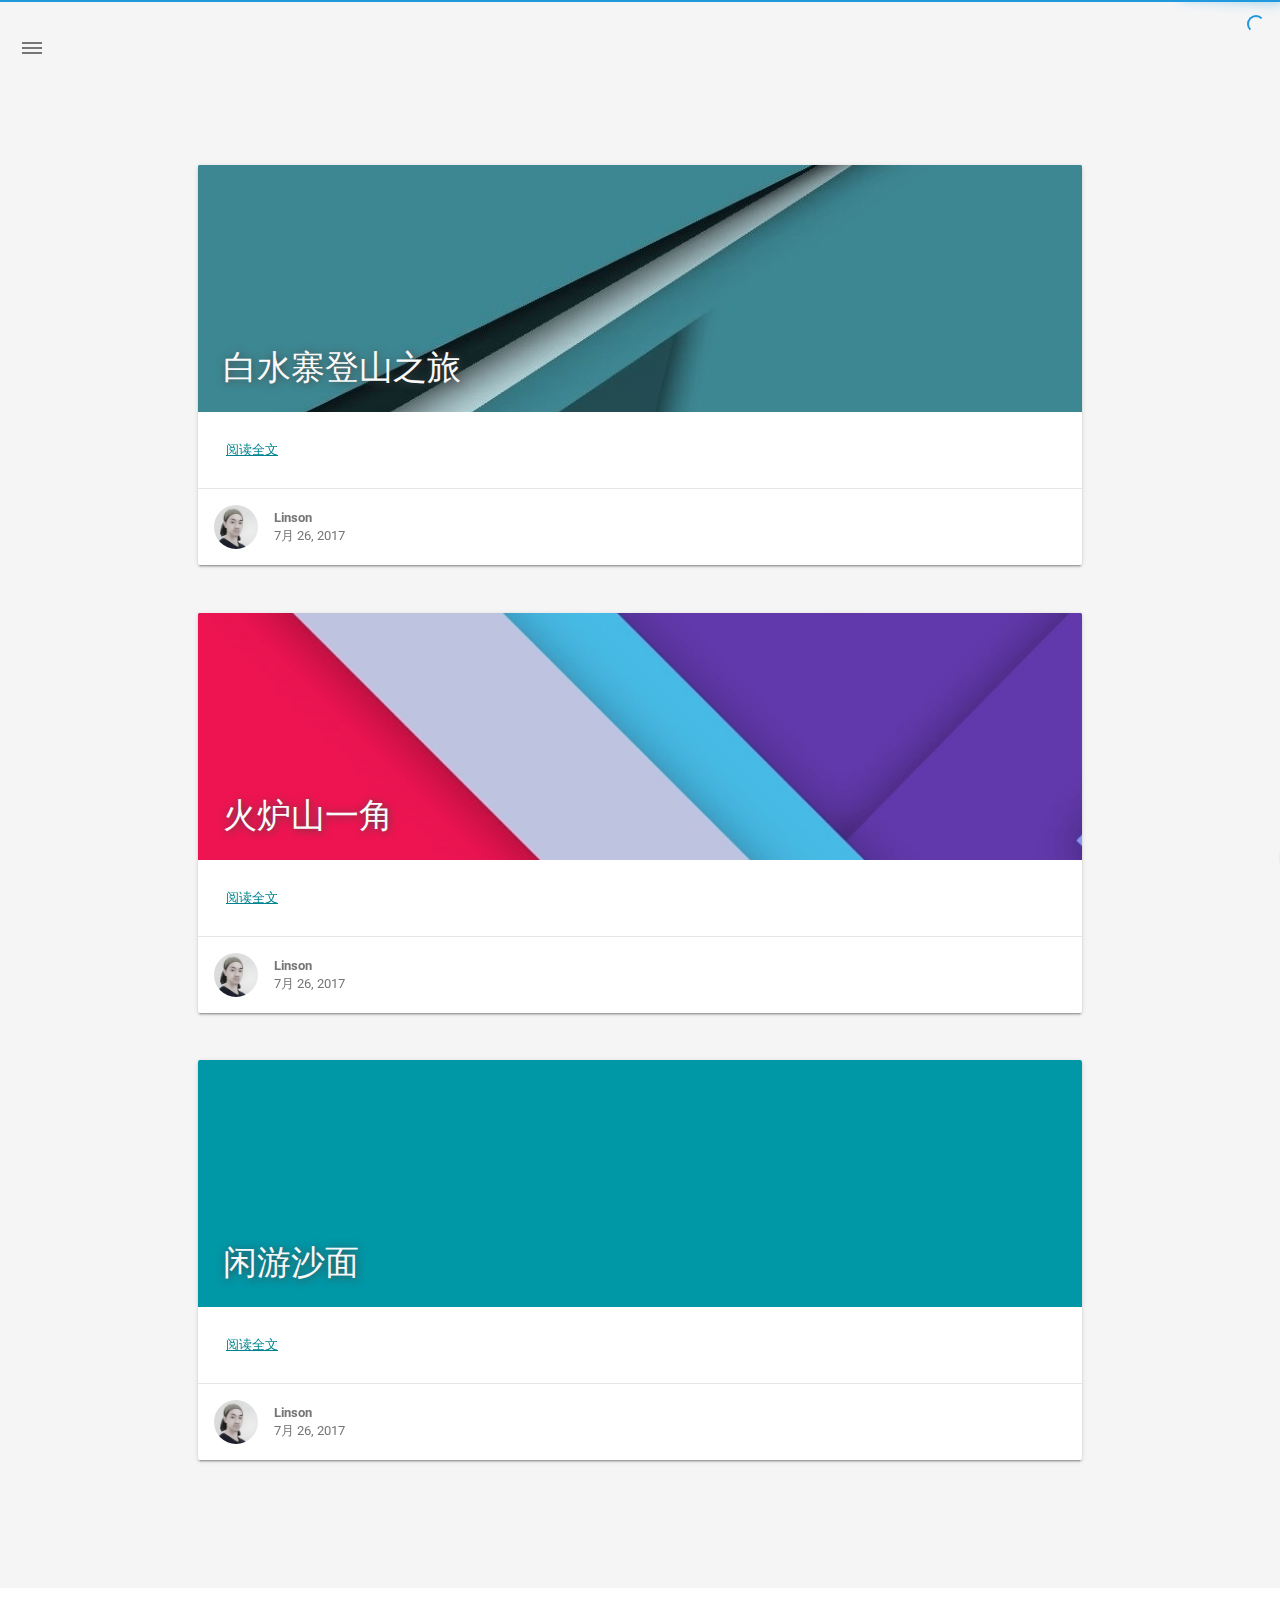
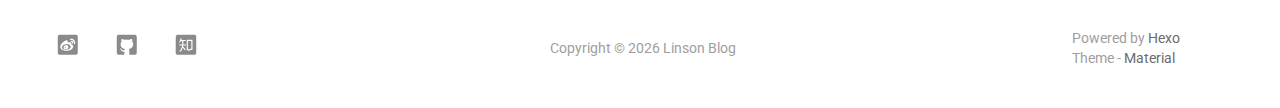
<file: archives/2017/07/index.html>
<!DOCTYPE html>
<html style="display: none;" lang="zh">
    <head>
    <meta charset="utf-8">
    <!--
        © Material Theme
        https://github.com/viosey/hexo-theme-material
        Version: 1.4.0 -->
    <script>window.materialVersion = "1.4.0"</script>

    <!-- Title -->
    
    <title>
        
            归档: 2017/7 | 
        
        Linson Blog
    </title>

    <!-- dns prefetch -->
    <meta http-equiv="x-dns-prefetch-control" content="on">
    
    
    
    
    
    
    
    
    
    

    <!-- Meta & Info -->
    <meta http-equiv="X-UA-Compatible">
    <meta name="viewport" content="width=device-width, initial-scale=1, user-scalable=no">
    <meta name="theme-color" content="#0097A7">
    <meta name="author" content="Linson">
    <meta name="description" itemprop="description" content="">
    <meta name="keywords" content="null">

    <!-- Site Verification -->
    
    

    <!-- Favicons -->
    <link rel="icon shortcut" type="image/ico" href="/img/favicon.png">
    <link rel="icon" sizes="192x192" href="/img/favicon.png">
    <link rel="apple-touch-icon" href="/img/favicon.png">

    <!--iOS -->
    <meta name="apple-mobile-web-app-title" content="Title">
    <meta name="apple-mobile-web-app-capable" content="yes">
    <meta name="apple-mobile-web-app-status-bar-style" content="black">
    <meta name="HandheldFriendly" content="True">
    <meta name="MobileOptimized" content="480">

    <!-- Add to homescreen for Chrome on Android -->
    <meta name="mobile-web-app-capable" content="yes">

    <!-- Add to homescreen for Safari on iOS -->
    <meta name="apple-mobile-web-app-capable" content="yes">
    <meta name="apple-mobile-web-app-status-bar-style" content="black">
    <meta name="apple-mobile-web-app-title" content="Linson Blog">

    <!-- The Open Graph protocol -->
    <meta property="og:url" content="http://www.linjq.com">
    <meta property="og:type" content="blog">
    <meta property="og:title" content="归档: 2017/7 | Linson Blog">
    <meta property="og:image" content="/img/favicon.png" />
    <meta property="og:description" content="">
    

    

    <!-- The Twitter Card protocol -->
    <meta name="twitter:title" content="归档: 2017/7 | Linson Blog">
    <meta name="twitter:description" content="">
    <meta name="twitter:image" content="/img/favicon.png">
    <meta name="twitter:card" content="summary_large_image" />
    <meta name="twitter:url" content="http://www.linjq.com" />

    <!-- Add canonical link for SEO -->
    
        <link rel="canonical" href="http://www.linjq.com/archives/2017/07/index.html" />
    

    <!-- Structured-data for SEO -->
    
        



    

    <!--[if lte IE 9]>
        <link rel="stylesheet" href="/css/ie-blocker.css">

        
            <script src="/js/ie-blocker.zhCN.js"></script>
        
    <![endif]-->

    <!-- Import lsloader -->
    <script>(function(){window.lsloader={jsRunSequence:[],jsnamemap:{},cssnamemap:{}};lsloader.removeLS=function(key){try{localStorage.removeItem(key)}catch(e){}};lsloader.setLS=function(key,val){try{localStorage.setItem(key,val)}catch(e){}};lsloader.getLS=function(key){var val="";try{val=localStorage.getItem(key)}catch(e){val=""}return val};versionString="/*"+materialVersion+"*/";lsloader.clean=function(){try{var keys=[];for(var i=0;i<localStorage.length;i++){keys.push(localStorage.key(i))}keys.forEach(function(key){var data=lsloader.getLS(key);if(data&&data.indexOf(versionString)===-1){lsloader.removeLS(key)}})}catch(e){}};lsloader.clean();lsloader.load=function(jsname,jspath,cssonload){cssonload=cssonload||function(){};var code;code=this.getLS(jsname);if(code&&code.indexOf(versionString)===-1){this.removeLS(jsname);this.requestResource(jsname,jspath,cssonload);return}if(code){var versionNumber=code.split(versionString)[0];if(versionNumber!=jspath){console.log("reload:"+jspath);this.removeLS(jsname);this.requestResource(jsname,jspath,cssonload);return}code=code.split(versionString)[1];if(/\.js?.+$/.test(versionNumber)){this.jsRunSequence.push({name:jsname,code:code});this.runjs(jspath,jsname,code)}else{document.getElementById(jsname).appendChild(document.createTextNode(code));cssonload()}}else{this.requestResource(jsname,jspath,cssonload)}};lsloader.requestResource=function(name,path,cssonload){var that=this;if(/\.js?.+$/.test(path)){this.iojs(path,name,function(path,name,code){that.setLS(name,path+versionString+code);that.runjs(path,name,code)})}else if(/\.css?.+$/.test(path)){this.iocss(path,name,function(code){document.getElementById(name).appendChild(document.createTextNode(code));that.setLS(name,path+versionString+code)},cssonload)}};lsloader.iojs=function(path,jsname,callback){var that=this;that.jsRunSequence.push({name:jsname,code:""});try{var xhr=new XMLHttpRequest;xhr.open("get",path,true);xhr.onreadystatechange=function(){if(xhr.readyState==4){if(xhr.status>=200&&xhr.status<300||xhr.status==304){if(xhr.response!=""){callback(path,jsname,xhr.response);return}}that.jsfallback(path,jsname)}};xhr.send(null)}catch(e){that.jsfallback(path,jsname)}};lsloader.iocss=function(path,jsname,callback,cssonload){var that=this;try{var xhr=new XMLHttpRequest;xhr.open("get",path,true);xhr.onreadystatechange=function(){if(xhr.readyState==4){if(xhr.status>=200&&xhr.status<300||xhr.status==304){if(xhr.response!=""){callback(xhr.response);cssonload();return}}that.cssfallback(path,jsname,cssonload)}};xhr.send(null)}catch(e){that.cssfallback(path,jsname,cssonload)}};lsloader.iofonts=function(path,jsname,callback,cssonload){var that=this;try{var xhr=new XMLHttpRequest;xhr.open("get",path,true);xhr.onreadystatechange=function(){if(xhr.readyState==4){if(xhr.status>=200&&xhr.status<300||xhr.status==304){if(xhr.response!=""){callback(xhr.response);cssonload();return}}that.cssfallback(path,jsname,cssonload)}};xhr.send(null)}catch(e){that.cssfallback(path,jsname,cssonload)}};lsloader.runjs=function(path,name,code){if(!!name&&!!code){for(var k in this.jsRunSequence){if(this.jsRunSequence[k].name==name){this.jsRunSequence[k].code=code}}}if(!!this.jsRunSequence[0]&&!!this.jsRunSequence[0].code&&this.jsRunSequence[0].status!="failed"){var script=document.createElement("script");script.appendChild(document.createTextNode(this.jsRunSequence[0].code));script.type="text/javascript";document.getElementsByTagName("head")[0].appendChild(script);this.jsRunSequence.shift();if(this.jsRunSequence.length>0){this.runjs()}}else if(!!this.jsRunSequence[0]&&this.jsRunSequence[0].status=="failed"){var that=this;var script=document.createElement("script");script.src=this.jsRunSequence[0].path;script.type="text/javascript";this.jsRunSequence[0].status="loading";script.onload=function(){that.jsRunSequence.shift();if(that.jsRunSequence.length>0){that.runjs()}};document.body.appendChild(script)}};lsloader.tagLoad=function(path,name){this.jsRunSequence.push({name:name,code:"",path:path,status:"failed"});this.runjs()};lsloader.jsfallback=function(path,name){if(!!this.jsnamemap[name]){return}else{this.jsnamemap[name]=name}for(var k in this.jsRunSequence){if(this.jsRunSequence[k].name==name){this.jsRunSequence[k].code="";this.jsRunSequence[k].status="failed";this.jsRunSequence[k].path=path}}this.runjs()};lsloader.cssfallback=function(path,name,cssonload){if(!!this.cssnamemap[name]){return}else{this.cssnamemap[name]=1}var link=document.createElement("link");link.type="text/css";link.href=path;link.rel="stylesheet";link.onload=link.onerror=cssonload;var root=document.getElementsByTagName("script")[0];root.parentNode.insertBefore(link,root)};lsloader.runInlineScript=function(scriptId,codeId){var code=document.getElementById(codeId).innerText;this.jsRunSequence.push({name:scriptId,code:code});this.runjs()};lsloader.loadCombo=function(jslist){var updateList="";var requestingModules={};for(var k in jslist){var LS=this.getLS(jslist[k].name);if(!!LS){var version=LS.split(versionString)[0];var code=LS.split(versionString)[1]}else{var version=""}if(version==jslist[k].path){this.jsRunSequence.push({name:jslist[k].name,code:code,path:jslist[k].path})}else{this.jsRunSequence.push({name:jslist[k].name,code:null,path:jslist[k].path,status:"comboloading"});requestingModules[jslist[k].name]=true;updateList+=(updateList==""?"":";")+jslist[k].path}}var that=this;if(!!updateList){var xhr=new XMLHttpRequest;xhr.open("get",combo+updateList,true);xhr.onreadystatechange=function(){if(xhr.readyState==4){if(xhr.status>=200&&xhr.status<300||xhr.status==304){if(xhr.response!=""){that.runCombo(xhr.response,requestingModules);return}}else{for(var i in that.jsRunSequence){if(requestingModules[that.jsRunSequence[i].name]){that.jsRunSequence[i].status="failed"}}that.runjs()}}};xhr.send(null)}this.runjs()};lsloader.runCombo=function(comboCode,requestingModules){comboCode=comboCode.split("/*combojs*/");comboCode.shift();for(var k in this.jsRunSequence){if(!!requestingModules[this.jsRunSequence[k].name]&&!!comboCode[0]){this.jsRunSequence[k].status="comboJS";this.jsRunSequence[k].code=comboCode[0];this.setLS(this.jsRunSequence[k].name,this.jsRunSequence[k].path+versionString+comboCode[0]);comboCode.shift()}}this.runjs()}})();</script>

    <!-- Import CSS & jQuery -->
    
        <style id="css/material.min.css"></style><script>if(typeof window.lsLoadCSSMaxNums === "undefined")window.lsLoadCSSMaxNums = 0;window.lsLoadCSSMaxNums++;lsloader.load("css/material.min.css","/css/material.min.css?fJTiM/K1J3dWIruo3pxtAw==",function(){if(typeof window.lsLoadCSSNums === "undefined")window.lsLoadCSSNums = 0;window.lsLoadCSSNums++;if(window.lsLoadCSSNums == window.lsLoadCSSMaxNums)document.documentElement.style.display="";})</script>
        <style id="css/style.min.css"></style><script>if(typeof window.lsLoadCSSMaxNums === "undefined")window.lsLoadCSSMaxNums = 0;window.lsLoadCSSMaxNums++;lsloader.load("css/style.min.css","/css/style.min.css?oCSEO3ST+aEypEwttTDI9g==",function(){if(typeof window.lsLoadCSSNums === "undefined")window.lsLoadCSSNums = 0;window.lsLoadCSSNums++;if(window.lsLoadCSSNums == window.lsLoadCSSMaxNums)document.documentElement.style.display="";})</script>
        
        
            <style>
    
    
    
    
    .footer-sns-weibo {
        background-image: url([data-uri]);
    }
    
    
    
    
    .footer-sns-github {
        background-image: url([data-uri]);
    }
    
    
    
    .footer-sns-zhihu {
        background-image: url([data-uri]);
    }
    
    
    
</style>

        
        <!-- Config CSS -->

<!-- Other Styles -->
<style>
  body, html {
    font-family: Roboto, "Helvetica Neue", Helvetica, "PingFang SC", "Hiragino Sans GB", "Microsoft YaHei", "微软雅黑", Arial, sans-serif;
  }

  a {
    color: #00838F;
  }

  .mdl-card__media,
  #search-label,
  #search-form-label:after,
  #scheme-Paradox .hot_tags-count,
  #scheme-Paradox .sidebar_archives-count,
  #scheme-Paradox .sidebar-colored .sidebar-header,
  #scheme-Paradox .sidebar-colored .sidebar-badge{
    background-color: #0097A7 !important;
  }

  /* Sidebar User Drop Down Menu Text Color */
  #scheme-Paradox .sidebar-colored .sidebar-nav>.dropdown>.dropdown-menu>li>a:hover,
  #scheme-Paradox .sidebar-colored .sidebar-nav>.dropdown>.dropdown-menu>li>a:focus {
    color: #0097A7 !important;
  }

  #post_entry-right-info,
  .sidebar-colored .sidebar-nav li:hover > a,
  .sidebar-colored .sidebar-nav li:hover > a i,
  .sidebar-colored .sidebar-nav li > a:hover,
  .sidebar-colored .sidebar-nav li > a:hover i,
  .sidebar-colored .sidebar-nav li > a:focus i,
  .sidebar-colored .sidebar-nav > .open > a,
  .sidebar-colored .sidebar-nav > .open > a:hover,
  .sidebar-colored .sidebar-nav > .open > a:focus,
  #ds-reset #ds-ctx .ds-ctx-entry .ds-ctx-head a {
    color: #0097A7 !important;
  }

  .toTop {
    background: #757575 !important;
  }

  .material-layout .material-post>.material-nav,
  .material-layout .material-index>.material-nav,
  .material-nav a {
    color: #757575;
  }

  #scheme-Paradox .MD-burger-layer {
    background-color: #757575;
  }

  #scheme-Paradox #post-toc-trigger-btn {
    color: #757575;
  }

  .post-toc a:hover {
    color: #00838F;
    text-decoration: underline;
  }

</style>


<!-- Theme Background Related-->

    <style>
      body{
        background-color: #F5F5F5;
      }

      /* blog_info bottom background */
      #scheme-Paradox .material-layout .something-else .mdl-card__supporting-text{
        background-color: #fff;
      }
    </style>




<!-- Fade Effect -->

    <style>
      .fade {
        transition: all 800ms linear;
        -webkit-transform: translate3d(0,0,0);
        -moz-transform: translate3d(0,0,0);
        -ms-transform: translate3d(0,0,0);
        -o-transform: translate3d(0,0,0);
        transform: translate3d(0,0,0);
        opacity: 1;
      }

      .fade.out{
        opacity: 0;
      }
    </style>


<!-- Import Font -->

    <link href="https://fonts.googleapis.com/css?family=Roboto:300,400,500" rel="stylesheet">
    <link href="https://fonts.googleapis.com/icon?family=Material+Icons"rel="stylesheet">


        <script>lsloader.load("js/jquery.min.js","/js/jquery.min.js?qcusAULNeBksqffqUM2+Ig==")</script>
    
    
    <script>function Queue(){this.dataStore=[];this.offer=b;this.poll=d;this.execNext=a;this.debug=false;this.startDebug=c;function b(e){if(this.debug){console.log("Offered a Queued Function.")}if(typeof e==="function"){this.dataStore.push(e)}else{console.log("You must offer a function.")}}function d(){if(this.debug){console.log("Polled a Queued Function.")}return this.dataStore.shift()}function a(){var e=this.poll();if(e!==undefined){if(this.debug){console.log("Run a Queued Function.")}e()}}function c(){this.debug=true}}var queue=new Queue();</script>

    <!-- Analytics -->
    

    <!-- Custom Head -->
    
</head>


    
        <body id="scheme-Paradox" class="lazy">
            <div class="material-layout  mdl-js-layout has-drawer is-upgraded">
                

                <!-- Main Container -->
                <main class="material-layout__content" id="main">

                    <!-- Top Anchor -->
                    <div id="top"></div>

                    
                        <!-- Hamburger Button -->
                        <button class="MD-burger-icon sidebar-toggle">
                            <span class="MD-burger-layer"></span>
                        </button>
                    

                    <!-- Index Module -->
<div class="material-index mdl-grid">
    
    <div class="locate-thumbnail-symbol"></div>

    <!-- Pin on top -->
    
        
    

    <!-- Normal Post -->
    
        
            
                <!-- Paradox Thumbnail -->
                <div class="post_entry-module mdl-card mdl-shadow--2dp mdl-cell mdl-cell--12-col fade out">
    <!-- Post Thumbnail -->
    
        
            <!-- Random Thumbnail -->
            <div class="post_thumbnail-random mdl-card__media mdl-color-text--grey-50">
        
    

        <!-- Post Title -->
        <p class="article-headline-p"><a href="/2017/07/26/白水寨登山之旅/">白水寨登山之旅</a></p>
    </div>

    <!-- Post Excerpt -->
    <div class="mdl-color-text--grey-600 mdl-card__supporting-text post_entry-content">
        
            
        
        &nbsp;&nbsp;&nbsp;
        <span>
            <a href="/2017/07/26/白水寨登山之旅/" target="_self">阅读全文</a>
        </span>
    </div>
    <!-- Post_entry Info-->
    <div id="post_entry-info">
        <div id="post_entry-left-info" class="mdl-card__supporting-text meta mdl-color-text--grey-600 ">
            <!-- Author Avatar -->
            <div id="author-avatar">
                <img src="/img/avatar.png" width="44px" height="44px" alt="Linson's avatar">
            </div>
            <div>
                <strong>Linson</strong>
                <span>7月 26, 2017</span>
            </div>
        </div>
        <div id="post_entry-right-info">
            <!-- Category -->
            <span class="post_entry-category">
                
            </span>

            

            

            <!-- Post Views -->
            <span class="post_entry-views">
            </span>
        </div>
    </div>
</div>

            
            
        
    
        
            
                <!-- Paradox Thumbnail -->
                <div class="post_entry-module mdl-card mdl-shadow--2dp mdl-cell mdl-cell--12-col fade out">
    <!-- Post Thumbnail -->
    
        
            <!-- Random Thumbnail -->
            <div class="post_thumbnail-random mdl-card__media mdl-color-text--grey-50">
        
    

        <!-- Post Title -->
        <p class="article-headline-p"><a href="/2017/07/26/火炉山一角/">火炉山一角</a></p>
    </div>

    <!-- Post Excerpt -->
    <div class="mdl-color-text--grey-600 mdl-card__supporting-text post_entry-content">
        
            
        
        &nbsp;&nbsp;&nbsp;
        <span>
            <a href="/2017/07/26/火炉山一角/" target="_self">阅读全文</a>
        </span>
    </div>
    <!-- Post_entry Info-->
    <div id="post_entry-info">
        <div id="post_entry-left-info" class="mdl-card__supporting-text meta mdl-color-text--grey-600 ">
            <!-- Author Avatar -->
            <div id="author-avatar">
                <img src="/img/avatar.png" width="44px" height="44px" alt="Linson's avatar">
            </div>
            <div>
                <strong>Linson</strong>
                <span>7月 26, 2017</span>
            </div>
        </div>
        <div id="post_entry-right-info">
            <!-- Category -->
            <span class="post_entry-category">
                
            </span>

            

            

            <!-- Post Views -->
            <span class="post_entry-views">
            </span>
        </div>
    </div>
</div>

            
            
        
    
        
            
                <!-- Paradox Thumbnail -->
                <div class="post_entry-module mdl-card mdl-shadow--2dp mdl-cell mdl-cell--12-col fade out">
    <!-- Post Thumbnail -->
    
        
            <!-- Random Thumbnail -->
            <div class="post_thumbnail-random mdl-card__media mdl-color-text--grey-50">
        
    

        <!-- Post Title -->
        <p class="article-headline-p"><a href="/2017/07/26/闲游沙面/">闲游沙面</a></p>
    </div>

    <!-- Post Excerpt -->
    <div class="mdl-color-text--grey-600 mdl-card__supporting-text post_entry-content">
        
            
        
        &nbsp;&nbsp;&nbsp;
        <span>
            <a href="/2017/07/26/闲游沙面/" target="_self">阅读全文</a>
        </span>
    </div>
    <!-- Post_entry Info-->
    <div id="post_entry-info">
        <div id="post_entry-left-info" class="mdl-card__supporting-text meta mdl-color-text--grey-600 ">
            <!-- Author Avatar -->
            <div id="author-avatar">
                <img src="/img/avatar.png" width="44px" height="44px" alt="Linson's avatar">
            </div>
            <div>
                <strong>Linson</strong>
                <span>7月 26, 2017</span>
            </div>
        </div>
        <div id="post_entry-right-info">
            <!-- Category -->
            <span class="post_entry-category">
                
            </span>

            

            

            <!-- Post Views -->
            <span class="post_entry-views">
            </span>
        </div>
    </div>
</div>

            
            
        
    

    

    
        <script type="text/ls-javascript" id="thumbnail-script">
    var randomNum;

    var locatePost = $('.locate-thumbnail-symbol').next();
    for(var i = 0; i < 10; i++) {
        randomNum = Math.floor(Math.random() * 19 + 1);

        locatePost.children('.post_thumbnail-random').attr('id', 'random_thumbnail-'+randomNum);
        locatePost.children('.post_thumbnail-random').attr('data-original', '/img/random/material-' + randomNum + '.png');
    $('.post_thumbnail-random').addClass('lazy');

        locatePost = locatePost.next();
    }
</script>

    
</div>


                    
                        <!-- Overlay For Active Sidebar -->
<div class="sidebar-overlay"></div>

<!-- Material sidebar -->
<aside id="sidebar" class="sidebar sidebar-colored sidebar-fixed-left" role="navigation">
    <div id="sidebar-main">
        <!-- Sidebar Header -->
        <div class="sidebar-header header-cover" style="background-image: url(/img/sidebar_header.png);">
    <!-- Top bar -->
    <div class="top-bar"></div>

    <!-- Sidebar toggle button -->
    <button type="button" class="sidebar-toggle mdl-button mdl-js-button mdl-js-ripple-effect mdl-button--icon" style="display: initial;" data-upgraded=",MaterialButton,MaterialRipple">
        <i class="material-icons">clear_all</i>
        <span class="mdl-button__ripple-container">
            <span class="mdl-ripple">
            </span>
        </span>
    </button>

    <!-- Sidebar Avatar -->
    <div class="sidebar-image">
        <img src="/img/avatar.png" alt="Linson's avatar">
    </div>

    <!-- Sidebar Email -->
    <a data-toggle="dropdown" class="sidebar-brand" href="#settings-dropdown">
        382673746@qq.com
        <b class="caret"></b>
    </a>
</div>


        <!-- Sidebar Navigation  -->
        <ul class="nav sidebar-nav">
    <!-- User dropdown  -->
    <li class="dropdown">
        <ul id="settings-dropdown" class="dropdown-menu">
            
                <li>
                    <a href="mailto: 382673746@qq.com" target="_blank" title="Email Me">
                        
                            <i class="material-icons sidebar-material-icons sidebar-indent-left1pc-element">email</i>
                        
                        Email Me
                    </a>
                </li>
            
        </ul>
    </li>

    <!-- Homepage -->
    
        <li id="sidebar-first-li">
            <a href="/">
                
                    <i class="material-icons sidebar-material-icons">home</i>
                
                主页
            </a>
        </li>
        
    

    <!-- Archives  -->
    
        <li class="dropdown">
            <a href="#" class="ripple-effect dropdown-toggle" data-toggle="dropdown">
                
                    <i class="material-icons sidebar-material-icons">inbox</i>
                
                    归档
                <b class="caret"></b>
            </a>
            <ul class="dropdown-menu">
            <li>
                <a class="sidebar_archives-link" href="/archives/2017/07/">七月 2017<span class="sidebar_archives-count">3</span></a>
            </ul>
        </li>
        
    

    <!-- Categories  -->
    
        <li class="dropdown">
            <a href="#" class="ripple-effect dropdown-toggle" data-toggle="dropdown">
                
                    <i class="material-icons sidebar-material-icons">chrome_reader_mode</i>
                
                分类
                <b class="caret"></b>
            </a>
            <ul class="dropdown-menu">
                <li>
                
            </ul>
        </li>
        
    

    <!-- Pages  -->
    
        <li>
            <a href="/about" title="About">
                
                    <i class="material-icons sidebar-material-icons">person</i>
                
                About
            </a>
        </li>
        
    

    <!-- Article Number  -->
    
        <li>
            <a href="/archives">
                文章总数
                <span class="sidebar-badge">3</span>
            </a>
        </li>
        
    
</ul>


        <!-- Sidebar Footer -->
        <!--
I'm glad you use this theme, the development is no so easy, I hope you can keep the copyright, I will thank you so much.
If you still want to delete the copyrights, could you still retain the first one? Which namely "Theme Material"
It will not impact the appearance and can give developers a lot of support :)

很高兴您使用并喜欢该主题，开发不易 十分谢谢与希望您可以保留一下版权声明。
如果您仍然想删除的话 能否只保留第一项呢？即 "Theme Material"
它不会影响美观并可以给开发者很大的支持和动力。 :)
-->

<!-- Sidebar Divider -->

    <div class="sidebar-divider"></div>


<!-- Theme Material -->

    <a href="https://github.com/viosey/hexo-theme-material"  class="sidebar-footer-text-a" target="_blank">
        <div class="sidebar-text mdl-button mdl-js-button mdl-js-ripple-effect sidebar-footer-text-div" data-upgraded=",MaterialButton,MaterialRipple">
            主题 - Material
            <span class="sidebar-badge badge-circle">i</span>
        </div>
    </a>


<!-- Help & Support -->
<!--

-->

<!-- Feedback -->
<!--

-->

<!-- About Theme -->
<!--

-->

    </div>

    <!-- Sidebar Image -->
    

</aside>

                    

                    
                        <!-- Footer Top Button -->
                        <div id="back-to-top" class="toTop-wrap">
    <a href="#top" class="toTop">
        <i class="material-icons footer_top-i">expand_less</i>
    </a>
</div>

                    

                    <!--Footer-->
<footer class="mdl-mini-footer" id="bottom">
    
        <!-- Paradox Footer Left Section -->
        <div class="mdl-mini-footer--left-section sns-list">
    <!-- Twitter -->
    

    <!-- Facebook -->
    

    <!-- Google + -->
    

    <!-- Weibo -->
    
        <a href="http://weibo.com/u/6297353245/home?wvr=5" target="_blank">
            <button class="mdl-mini-footer--social-btn social-btn footer-sns-weibo">
                <span class="visuallyhidden">Weibo</span>
            </button><!--
     --></a>
    

    <!-- Instagram -->
    

    <!-- Tumblr -->
    

    <!-- Github -->
    
        <a href="https://github.com/linjianqiang" target="_blank">
            <button class="mdl-mini-footer--social-btn social-btn footer-sns-github">
                <span class="visuallyhidden">Github</span>
            </button><!--
     --></a>
    

    <!-- LinkedIn -->
    

    <!-- Zhihu -->
    
        <a href="https://www.zhihu.com/" target="_blank">
            <button class="mdl-mini-footer--social-btn social-btn footer-sns-zhihu">
                <span class="visuallyhidden">Zhihu</span>
            </button><!--
     --></a>
    

    <!-- Bilibili -->
    

    <!-- Telegram -->
    
</div>


        <!--Copyright-->
        <div id="copyright">
            Copyright&nbsp;©<script type="text/javascript">var fd = new Date();document.write("&nbsp;" + fd.getFullYear() + "&nbsp;");</script>Linson Blog
        </div>

        <!-- Paradox Footer Right Section -->

        <!--
        I am glad you use this theme, the development is no so easy, I hope you can keep the copyright.
        It will not impact the appearance and can give developers a lot of support :)

        很高兴您使用该主题，开发不易，希望您可以保留一下版权声明。
        它不会影响美观并可以给开发者很大的支持。 :)
        -->

        <div class="mdl-mini-footer--right-section">
            <div>
                <div class="footer-develop-div">Powered by <a href="https://hexo.io" target="_blank" class="footer-develop-a">Hexo</a></div>
                <div class="footer-develop-div">Theme - <a href="https://github.com/viosey/hexo-theme-material" target="_blank" class="footer-develop-a">Material</a></div>
            </div>
        </div>
    
</footer>


                    <!-- Import File -->


    <script>lsloader.load("js/lazyload.min.js","/js/lazyload.min.js?1BcfzuNXqV+ntF6gq+5X3Q==")</script>
    <script>lsloader.load("js/js.min.js","/js/js.min.js?oAl/+lvaqTFV31JXTmbrNA==")</script>



    <script>lsloader.load("js/nprogress.js","/js/nprogress.js?pl3Qhb9lvqR1FlyLUna1Yw==")</script>


<script type="text/ls-javascript" id="NProgress-script">
    NProgress.configure({
        showSpinner: true
    });
    NProgress.start();
    $('#nprogress .bar').css({
        'background': '#29d'
    });
    $('#nprogress .peg').css({
        'box-shadow': '0 0 10px #29d, 0 0 15px #29d'
    });
    $('#nprogress .spinner-icon').css({
        'border-top-color': '#29d',
        'border-left-color': '#29d'
    });
    setTimeout(function() {
        NProgress.done();
        $('.fade').removeClass('out');
    }, 800);
</script>



    
        <script>lsloader.load("js/smoothscroll.js","/js/smoothscroll.js?lOy/ACj5suSNi7ZVFVbpFQ==")</script>
    







   <!-- 使用 DISQUS js 代码 -->






<!-- UC Browser Compatible -->
<script>
	var agent = navigator.userAgent.toLowerCase();
	if(agent.indexOf('ucbrowser')>0) {
		document.write('<link rel="stylesheet" href="/css/uc.css">');
	   alert('由于 UC 浏览器使用极旧的内核，而本网站使用了一些新的特性。\n为了您能更好的浏览，推荐使用 Chrome 或 Firefox 浏览器。');
	}
</script>

<!-- Window Load-->
<script type="text/ls-javascript" id="window-load">
    $(window).on('load', function() {
        // Post_Toc parent position fixed
        $('.post-toc-wrap').parent('.mdl-menu__container').css('position', 'fixed');
    });
</script>

<!-- MathJax Load-->

<script type="text/ls-javascript" id="lazy-load">
    // Offer LazyLoad
    queue.offer(function(){
        $('.lazy').lazyload({
            effect : 'show'
        });
    });

    // Start Queue
    $(document).ready(function(){
        setInterval(function(){
            queue.execNext();
        },200);
    });
</script>

<!-- Bing Background -->


<script>
    (function(){
        var scriptList = document.querySelectorAll('script[type="text/ls-javascript"]')

        for (var i = 0; i < scriptList.length; ++i) {
            var item = scriptList[i];
            lsloader.runInlineScript(item.id,item.id);
        }
    })()
console.log('\n %c © Material Theme | Version: 1.4.0 | https://github.com/viosey/hexo-theme-material %c \n', 'color:#455a64;background:#e0e0e0;padding:5px 0;border-top-left-radius:5px;border-bottom-left-radius:5px;', 'color:#455a64;background:#e0e0e0;padding:5px 0;border-top-right-radius:5px;border-bottom-right-radius:5px;');
</script>

                </main>
            </div>
        </body>
    
</html>
</file>
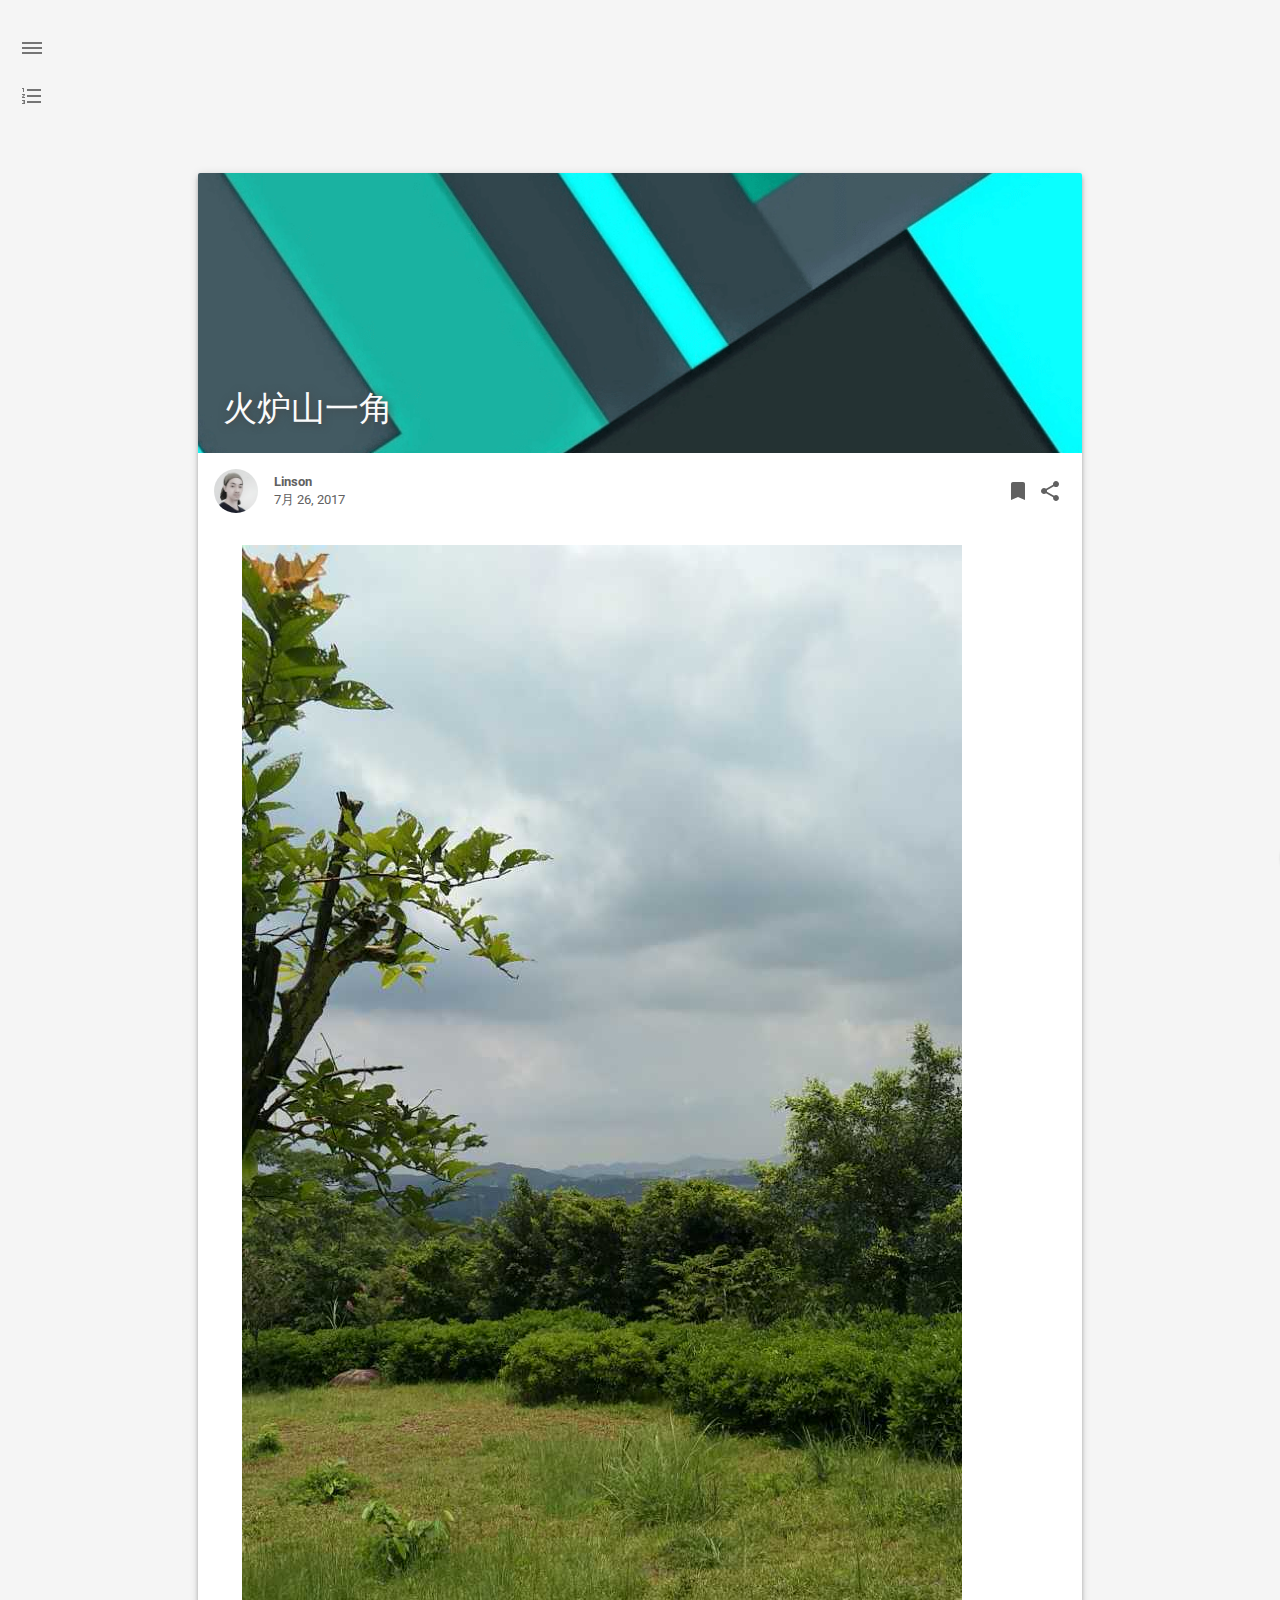
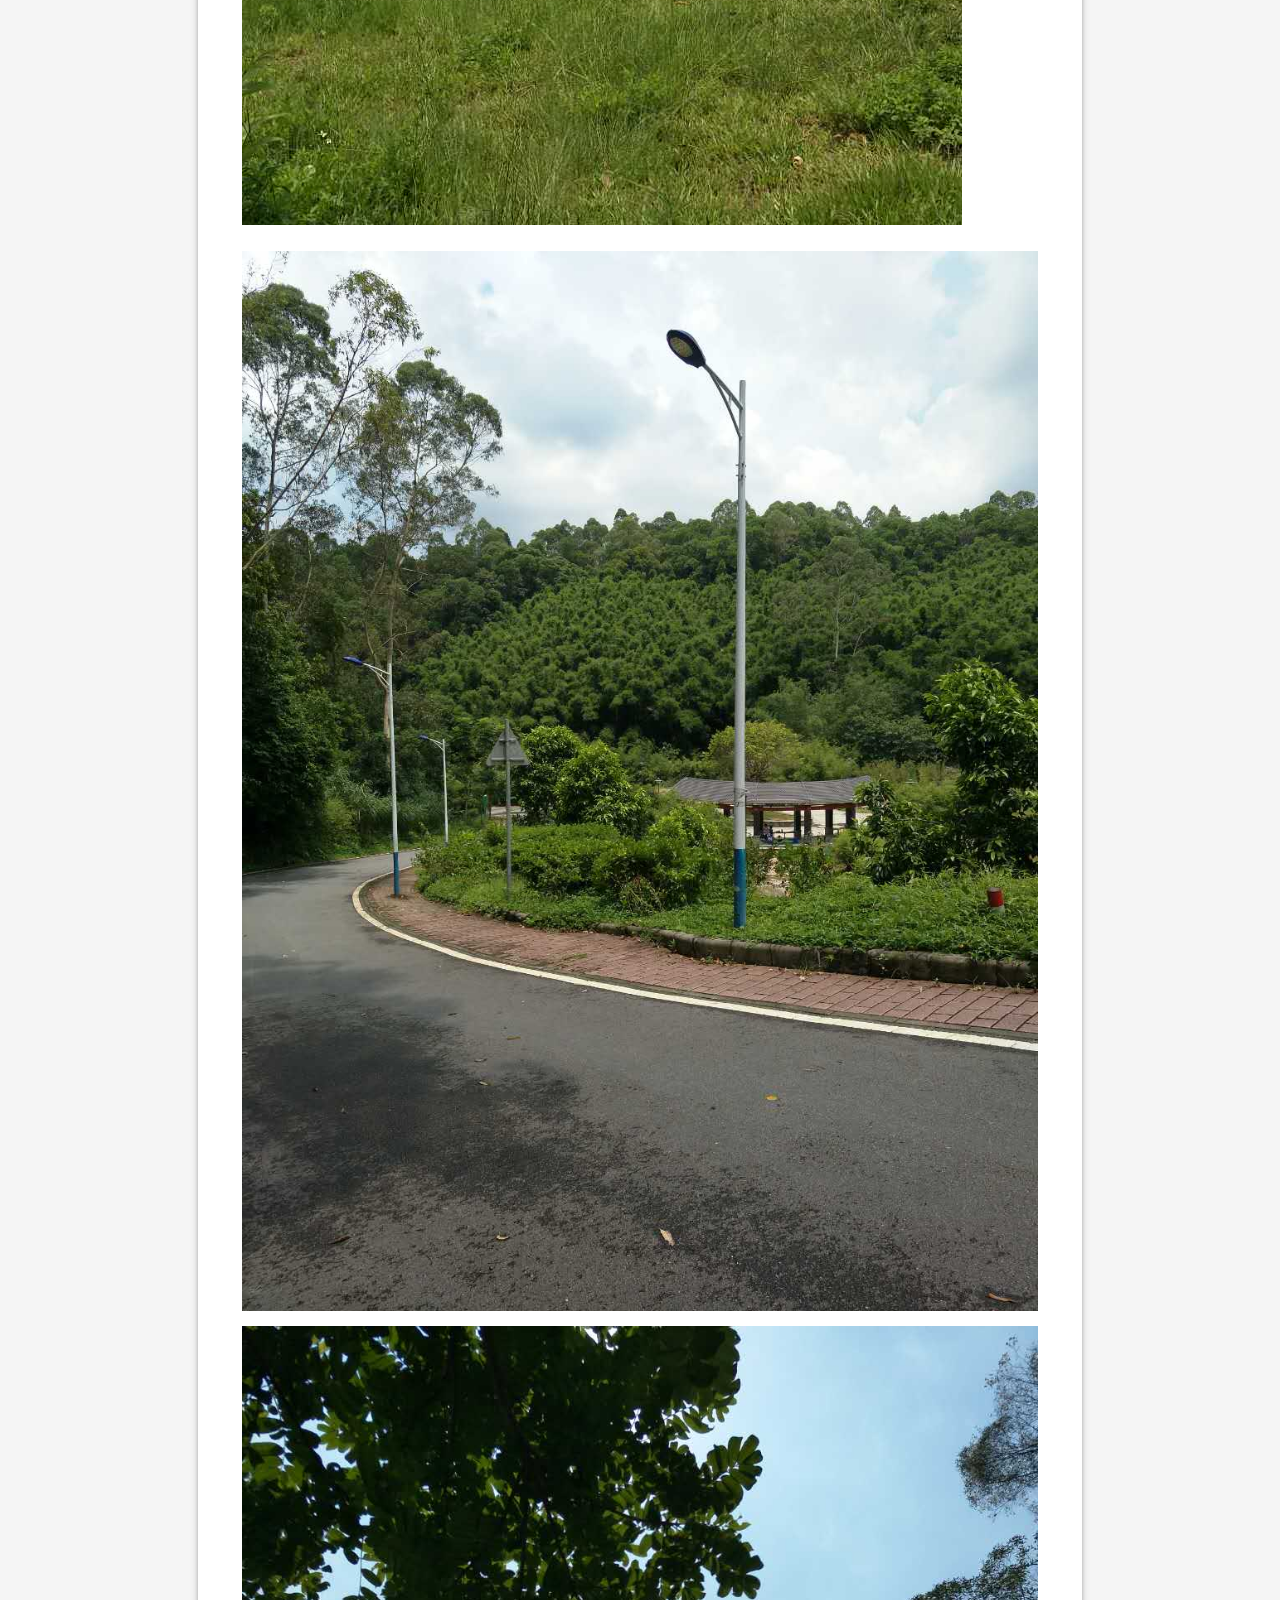
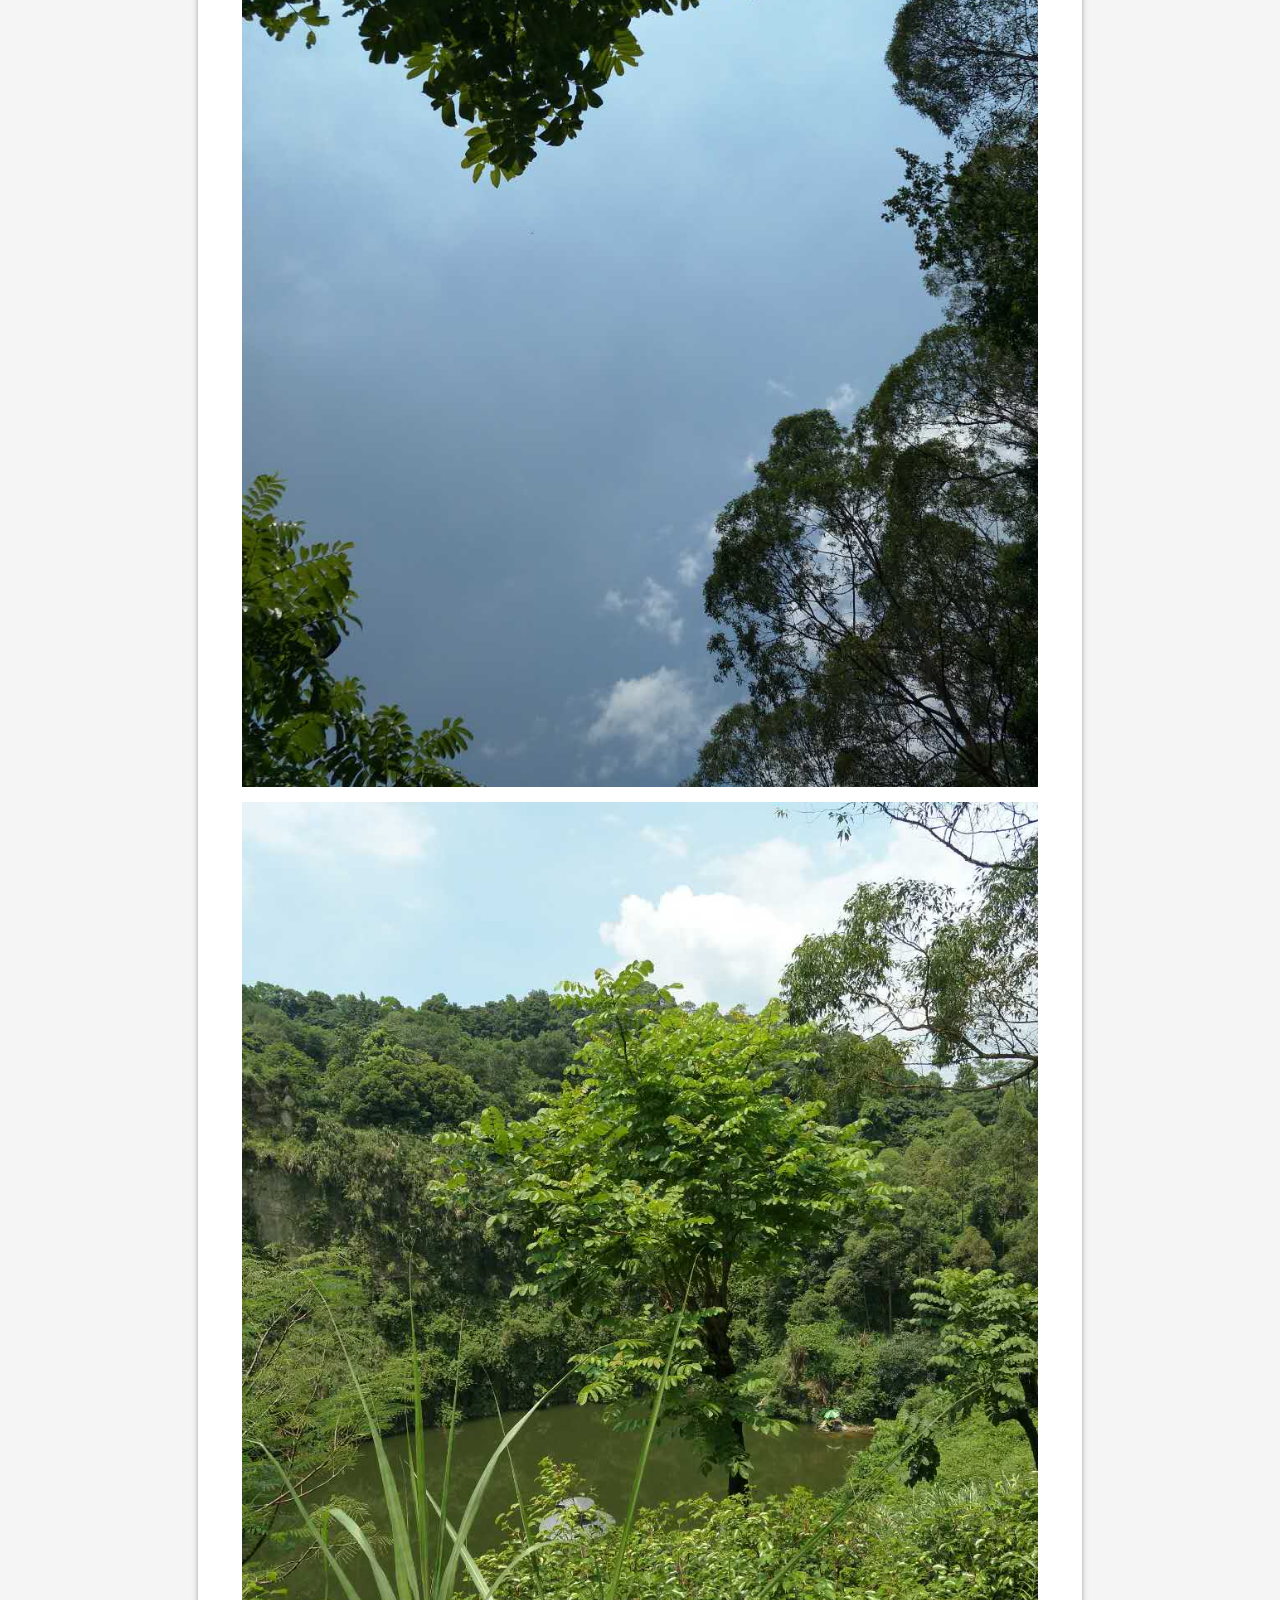
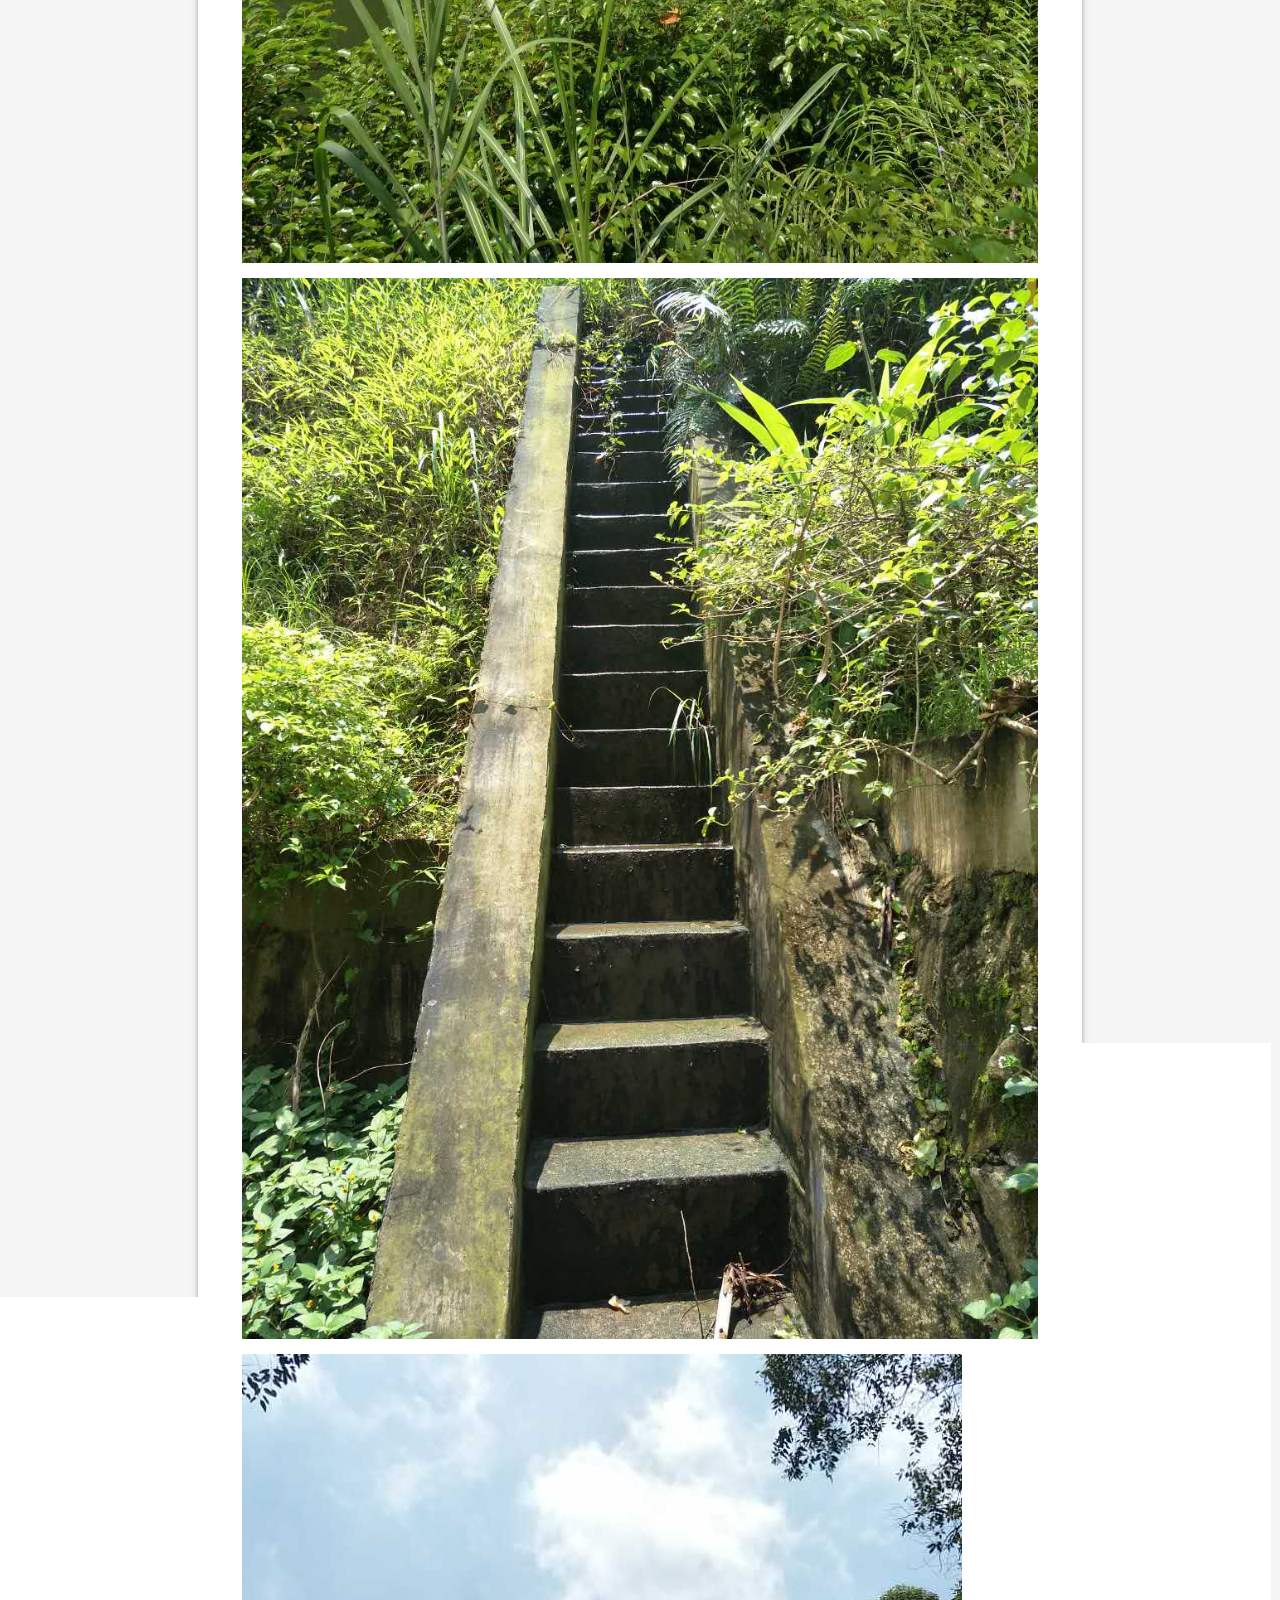
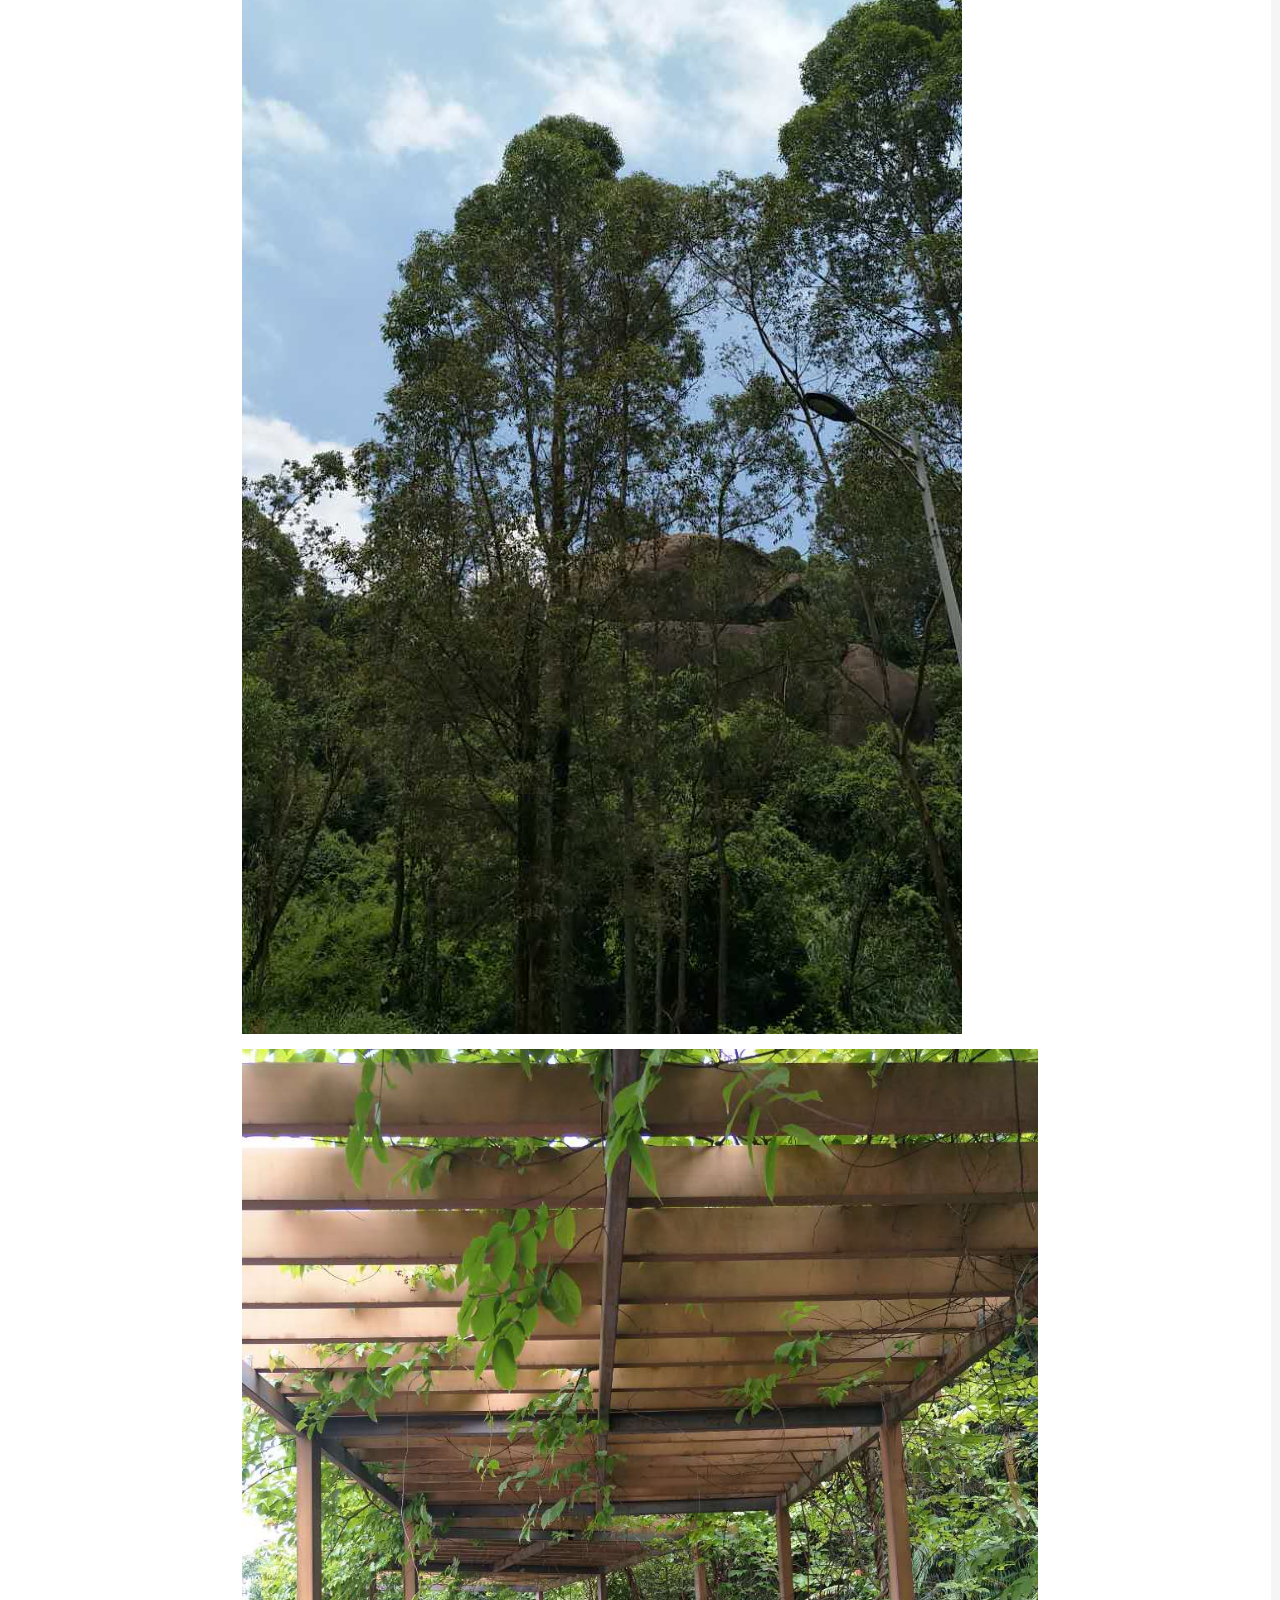
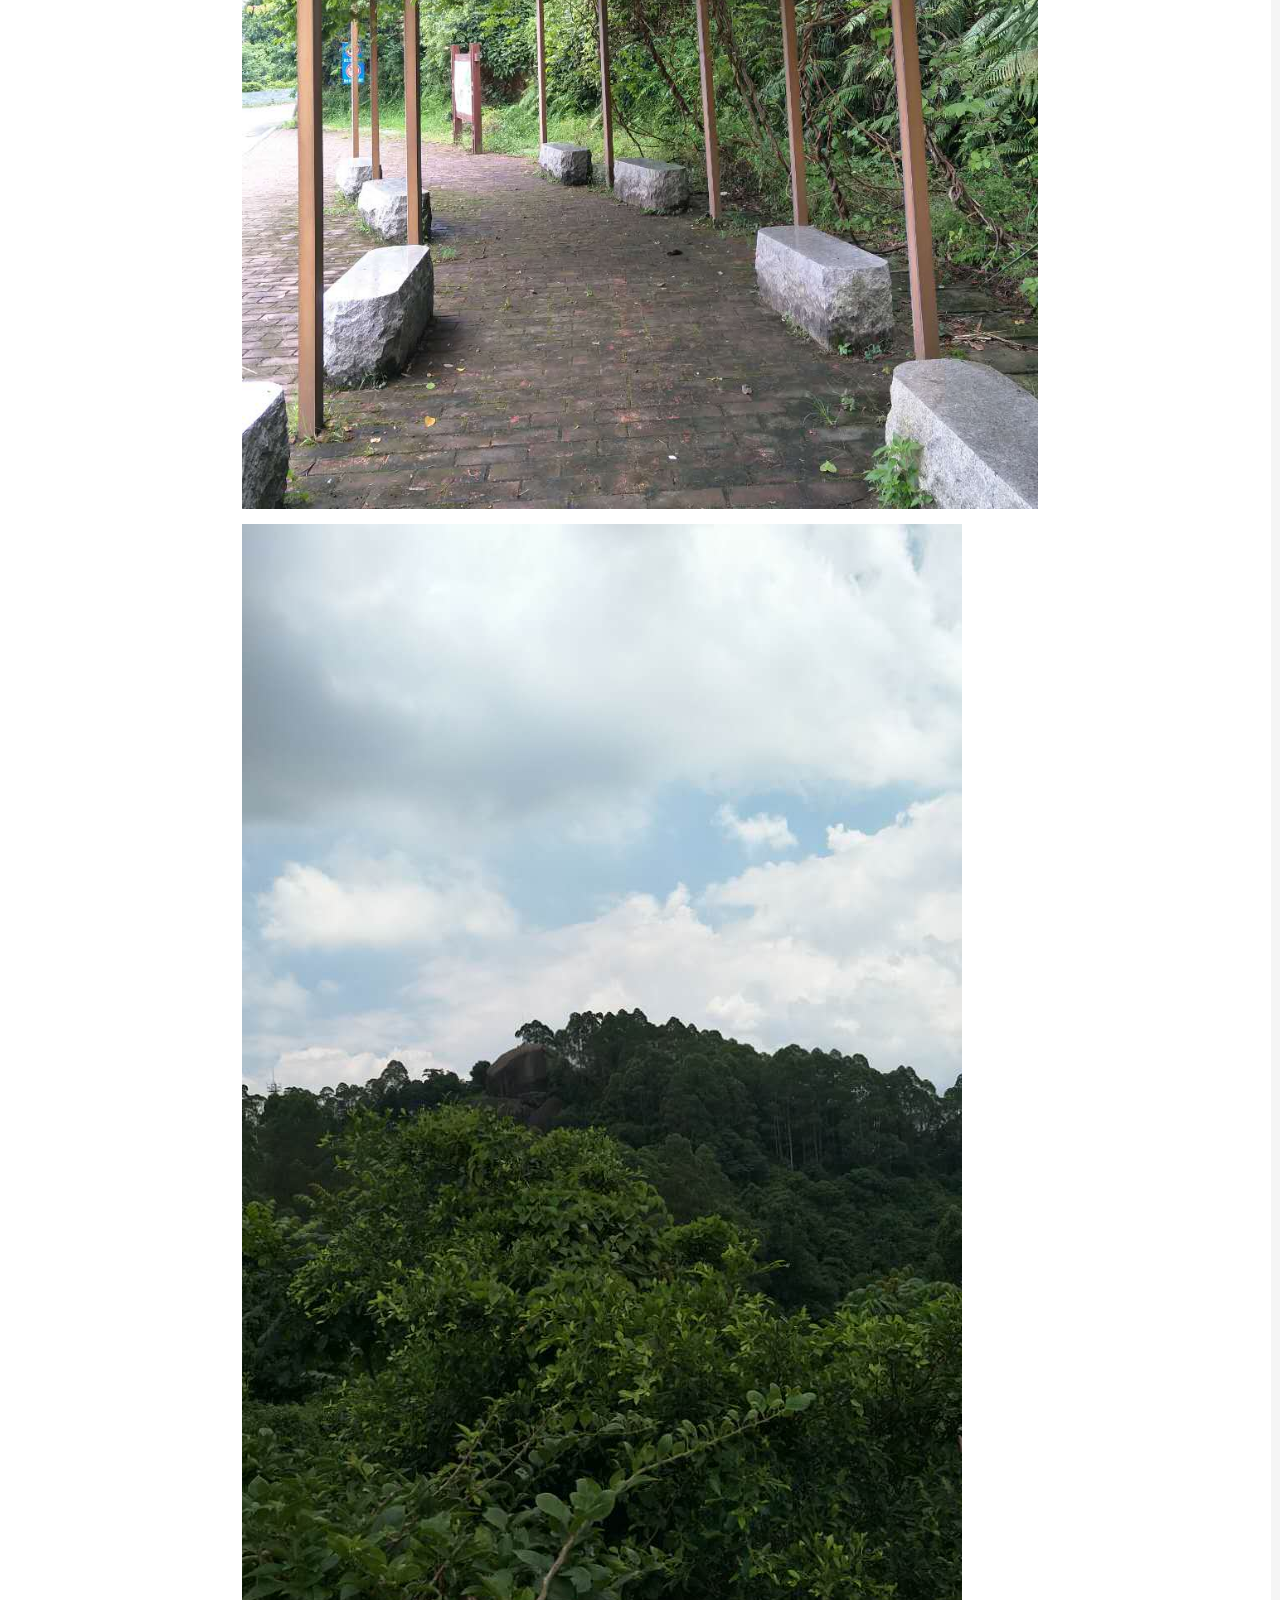
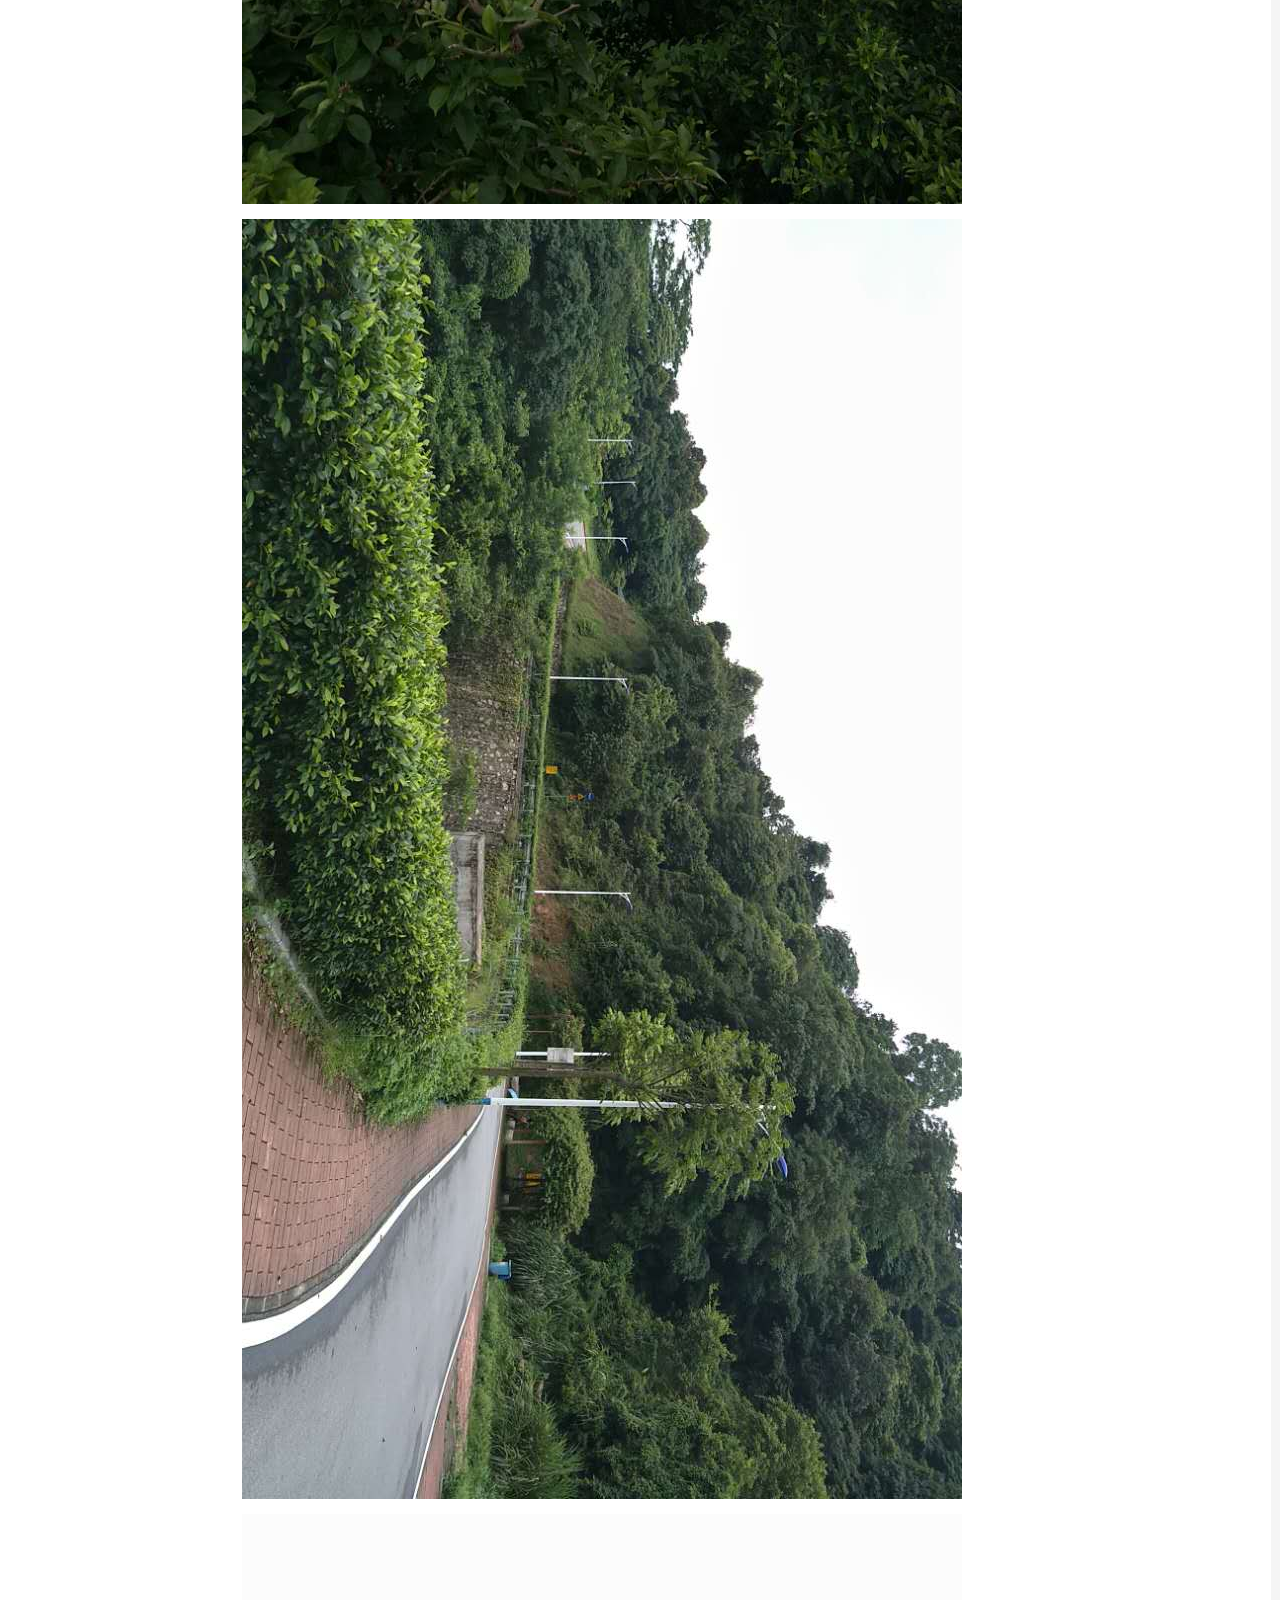
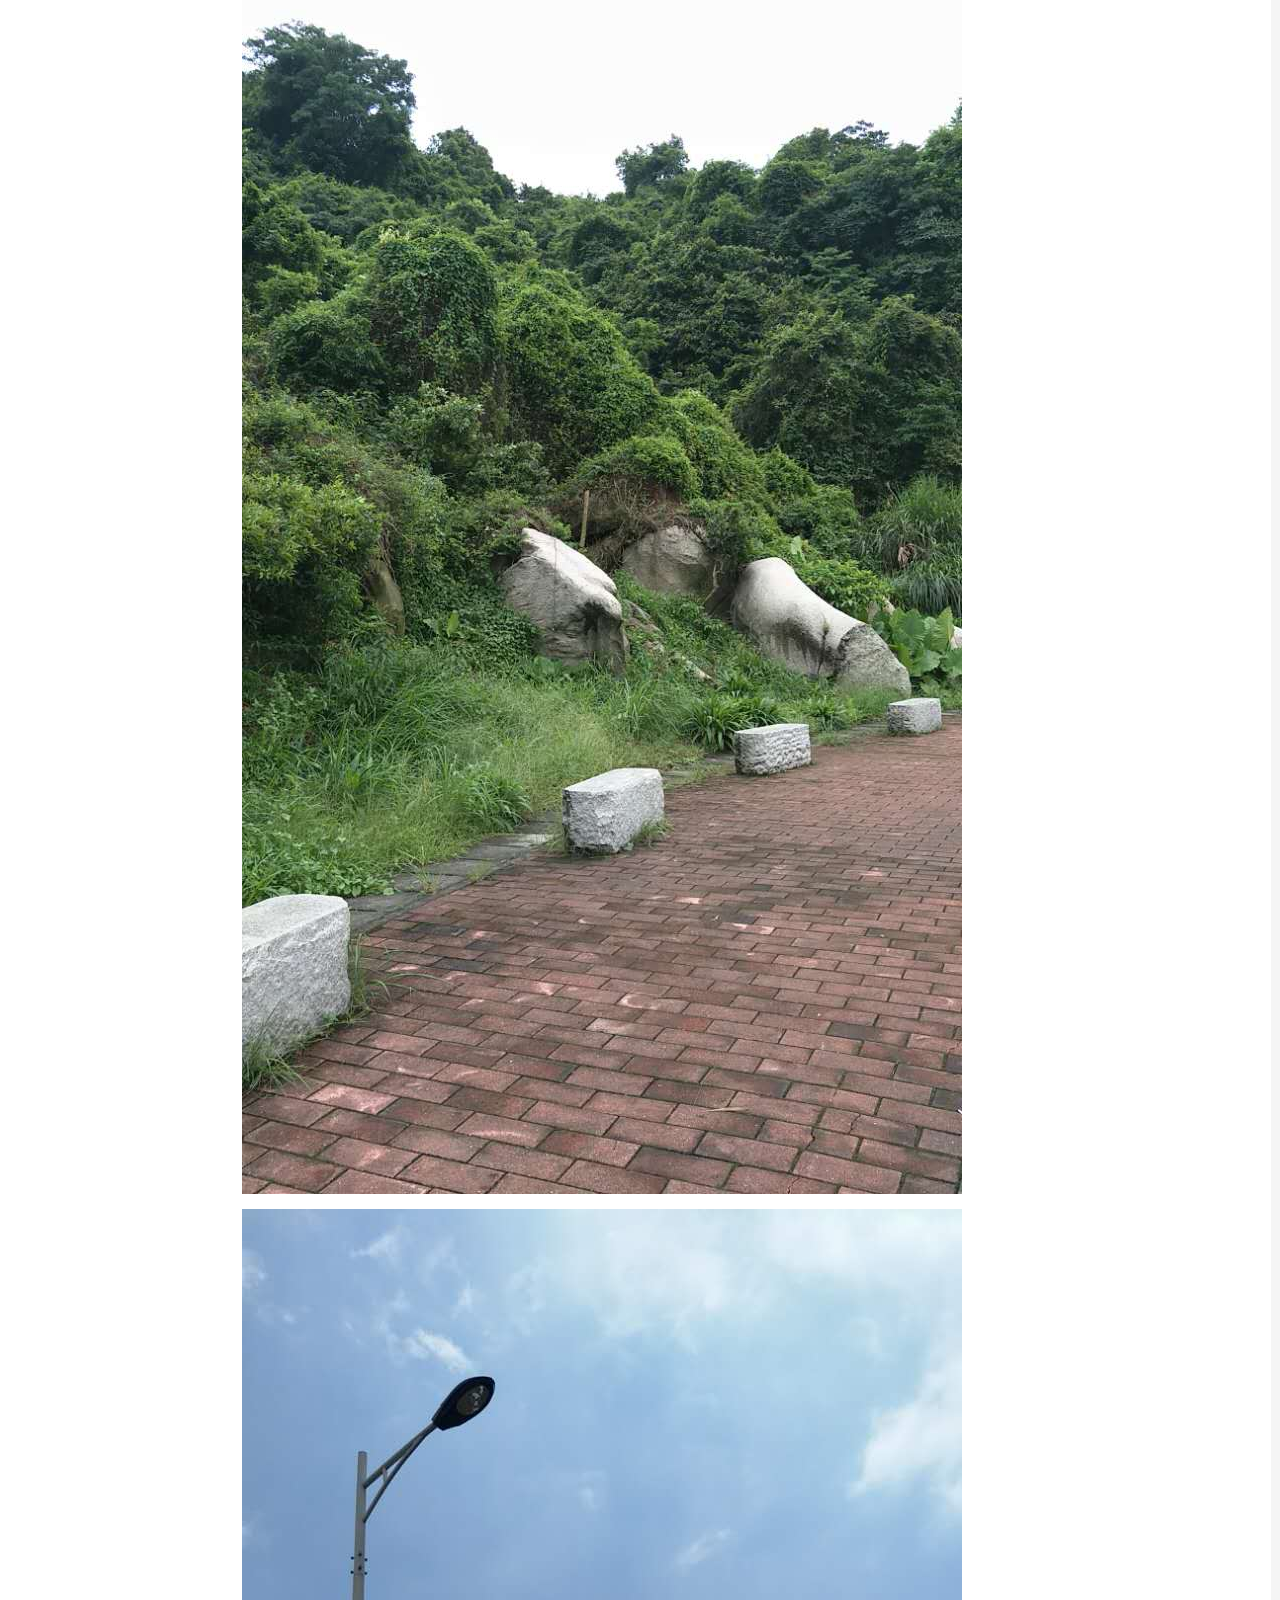
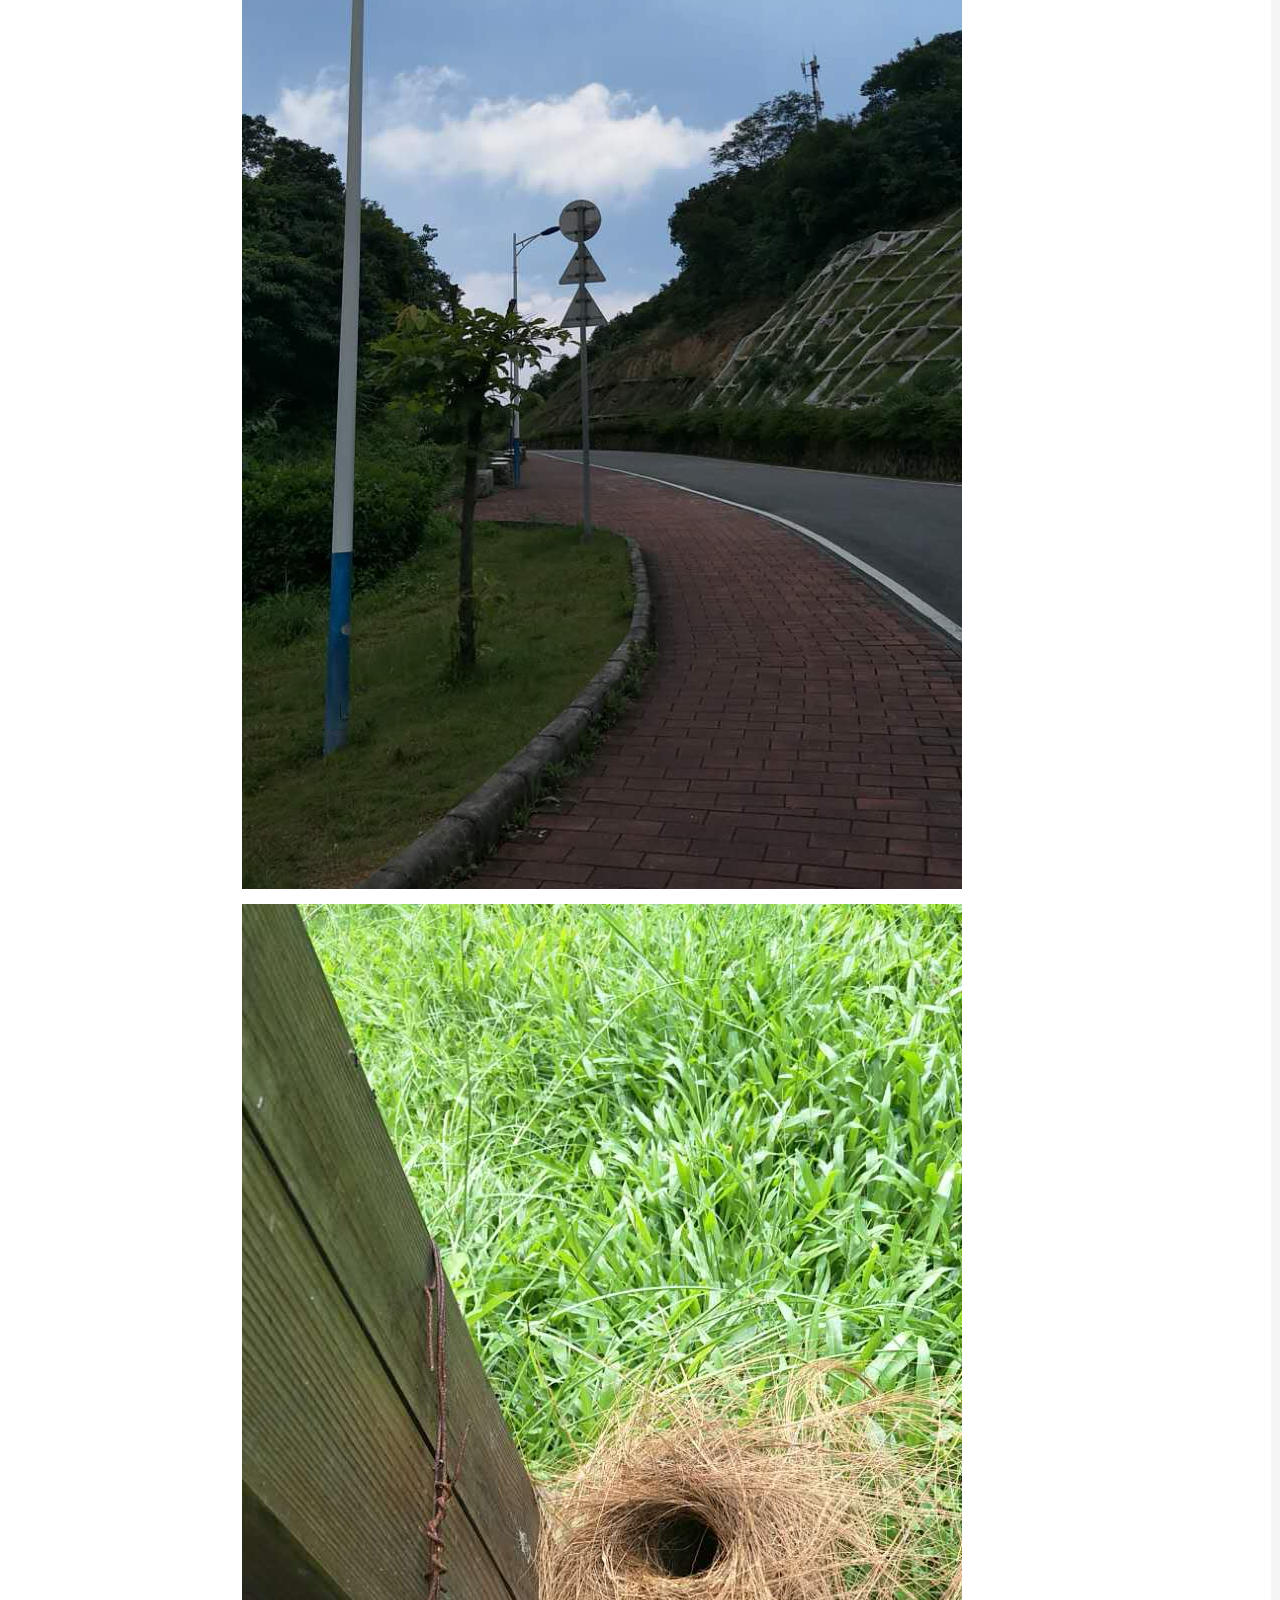
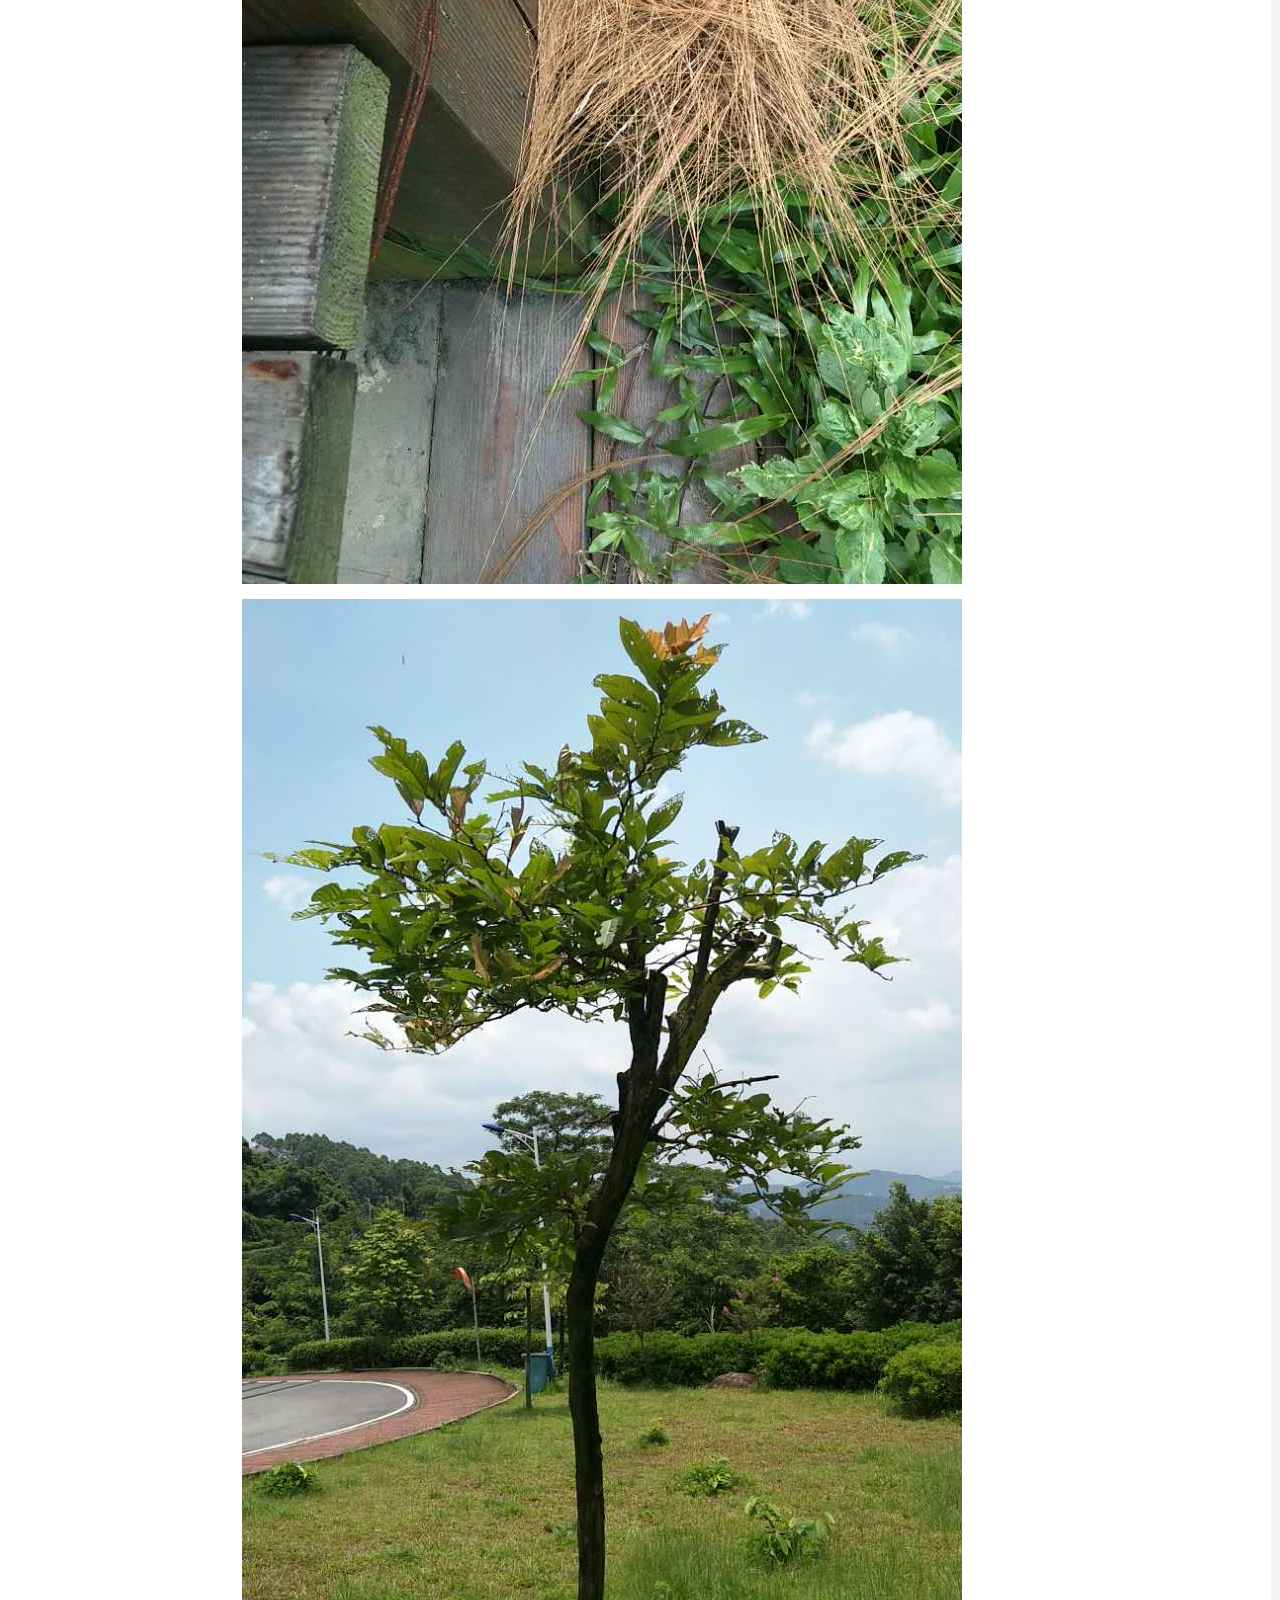
<file: 2017/07/26/火炉山一角/index.html>
<!DOCTYPE html>
<html style="display: none;" lang="zh">
    <head>
    <meta charset="utf-8">
    <!--
        © Material Theme
        https://github.com/viosey/hexo-theme-material
        Version: 1.4.0 -->
    <script>window.materialVersion = "1.4.0"</script>

    <!-- Title -->
    
    <title>
        
            火炉山一角 | 
        
        Linson Blog
    </title>

    <!-- dns prefetch -->
    <meta http-equiv="x-dns-prefetch-control" content="on">
    
    
    
    
    
    
    
    
    
    

    <!-- Meta & Info -->
    <meta http-equiv="X-UA-Compatible">
    <meta name="viewport" content="width=device-width, initial-scale=1, user-scalable=no">
    <meta name="theme-color" content="#0097A7">
    <meta name="author" content="Linson">
    <meta name="description" itemprop="description" content="">
    <meta name="keywords" content="null">

    <!-- Site Verification -->
    
    

    <!-- Favicons -->
    <link rel="icon shortcut" type="image/ico" href="/img/favicon.png">
    <link rel="icon" sizes="192x192" href="/img/favicon.png">
    <link rel="apple-touch-icon" href="/img/favicon.png">

    <!--iOS -->
    <meta name="apple-mobile-web-app-title" content="Title">
    <meta name="apple-mobile-web-app-capable" content="yes">
    <meta name="apple-mobile-web-app-status-bar-style" content="black">
    <meta name="HandheldFriendly" content="True">
    <meta name="MobileOptimized" content="480">

    <!-- Add to homescreen for Chrome on Android -->
    <meta name="mobile-web-app-capable" content="yes">

    <!-- Add to homescreen for Safari on iOS -->
    <meta name="apple-mobile-web-app-capable" content="yes">
    <meta name="apple-mobile-web-app-status-bar-style" content="black">
    <meta name="apple-mobile-web-app-title" content="Linson Blog">

    <!-- The Open Graph protocol -->
    <meta property="og:url" content="http://www.linjq.com">
    <meta property="og:type" content="blog">
    <meta property="og:title" content="火炉山一角 | Linson Blog">
    <meta property="og:image" content="/img/favicon.png" />
    <meta property="og:description" content="">
    

    
        <meta property="article:published_time" content="7月 26, 2017" />
        <meta property="article:modified_time" content="7月 26, 2017" />
    

    <!-- The Twitter Card protocol -->
    <meta name="twitter:title" content="火炉山一角 | Linson Blog">
    <meta name="twitter:description" content="">
    <meta name="twitter:image" content="/img/favicon.png">
    <meta name="twitter:card" content="summary_large_image" />
    <meta name="twitter:url" content="http://www.linjq.com" />

    <!-- Add canonical link for SEO -->
    
        <link rel="canonical" href="http://www.linjq.com/2017/07/26/火炉山一角/index.html" />
    

    <!-- Structured-data for SEO -->
    
        


<script type="application/ld+json">
{
    "@context": "https://schema.org",
    "@type": "Article",
    "publisher": {
        "@type": "Organization",
        "name": "Linson Blog",
        "logo": "/img/favicon.png"
    },
    "author": {
        "@type": "Person",
        "name": "Linson",
        "image": {
            "@type": "ImageObject",
            "url": "/img/favicon.png"
        },
        "description": "Hi, nice to meet you"
    },
    "headline": "火炉山一角",
    "url": "http://www.linjq.com/2017/07/26/火炉山一角/index.html",
    "datePublished": "7月 26, 2017",
    "dateModified": "7月 26, 2017",
    "description": "",
    "mainEntityOfPage": {
        "@type": "WebPage",
        "@id": "http://www.linjq.com"
    }
}
</script>


    

    <!--[if lte IE 9]>
        <link rel="stylesheet" href="/css/ie-blocker.css">

        
            <script src="/js/ie-blocker.zhCN.js"></script>
        
    <![endif]-->

    <!-- Import lsloader -->
    <script>(function(){window.lsloader={jsRunSequence:[],jsnamemap:{},cssnamemap:{}};lsloader.removeLS=function(key){try{localStorage.removeItem(key)}catch(e){}};lsloader.setLS=function(key,val){try{localStorage.setItem(key,val)}catch(e){}};lsloader.getLS=function(key){var val="";try{val=localStorage.getItem(key)}catch(e){val=""}return val};versionString="/*"+materialVersion+"*/";lsloader.clean=function(){try{var keys=[];for(var i=0;i<localStorage.length;i++){keys.push(localStorage.key(i))}keys.forEach(function(key){var data=lsloader.getLS(key);if(data&&data.indexOf(versionString)===-1){lsloader.removeLS(key)}})}catch(e){}};lsloader.clean();lsloader.load=function(jsname,jspath,cssonload){cssonload=cssonload||function(){};var code;code=this.getLS(jsname);if(code&&code.indexOf(versionString)===-1){this.removeLS(jsname);this.requestResource(jsname,jspath,cssonload);return}if(code){var versionNumber=code.split(versionString)[0];if(versionNumber!=jspath){console.log("reload:"+jspath);this.removeLS(jsname);this.requestResource(jsname,jspath,cssonload);return}code=code.split(versionString)[1];if(/\.js?.+$/.test(versionNumber)){this.jsRunSequence.push({name:jsname,code:code});this.runjs(jspath,jsname,code)}else{document.getElementById(jsname).appendChild(document.createTextNode(code));cssonload()}}else{this.requestResource(jsname,jspath,cssonload)}};lsloader.requestResource=function(name,path,cssonload){var that=this;if(/\.js?.+$/.test(path)){this.iojs(path,name,function(path,name,code){that.setLS(name,path+versionString+code);that.runjs(path,name,code)})}else if(/\.css?.+$/.test(path)){this.iocss(path,name,function(code){document.getElementById(name).appendChild(document.createTextNode(code));that.setLS(name,path+versionString+code)},cssonload)}};lsloader.iojs=function(path,jsname,callback){var that=this;that.jsRunSequence.push({name:jsname,code:""});try{var xhr=new XMLHttpRequest;xhr.open("get",path,true);xhr.onreadystatechange=function(){if(xhr.readyState==4){if(xhr.status>=200&&xhr.status<300||xhr.status==304){if(xhr.response!=""){callback(path,jsname,xhr.response);return}}that.jsfallback(path,jsname)}};xhr.send(null)}catch(e){that.jsfallback(path,jsname)}};lsloader.iocss=function(path,jsname,callback,cssonload){var that=this;try{var xhr=new XMLHttpRequest;xhr.open("get",path,true);xhr.onreadystatechange=function(){if(xhr.readyState==4){if(xhr.status>=200&&xhr.status<300||xhr.status==304){if(xhr.response!=""){callback(xhr.response);cssonload();return}}that.cssfallback(path,jsname,cssonload)}};xhr.send(null)}catch(e){that.cssfallback(path,jsname,cssonload)}};lsloader.iofonts=function(path,jsname,callback,cssonload){var that=this;try{var xhr=new XMLHttpRequest;xhr.open("get",path,true);xhr.onreadystatechange=function(){if(xhr.readyState==4){if(xhr.status>=200&&xhr.status<300||xhr.status==304){if(xhr.response!=""){callback(xhr.response);cssonload();return}}that.cssfallback(path,jsname,cssonload)}};xhr.send(null)}catch(e){that.cssfallback(path,jsname,cssonload)}};lsloader.runjs=function(path,name,code){if(!!name&&!!code){for(var k in this.jsRunSequence){if(this.jsRunSequence[k].name==name){this.jsRunSequence[k].code=code}}}if(!!this.jsRunSequence[0]&&!!this.jsRunSequence[0].code&&this.jsRunSequence[0].status!="failed"){var script=document.createElement("script");script.appendChild(document.createTextNode(this.jsRunSequence[0].code));script.type="text/javascript";document.getElementsByTagName("head")[0].appendChild(script);this.jsRunSequence.shift();if(this.jsRunSequence.length>0){this.runjs()}}else if(!!this.jsRunSequence[0]&&this.jsRunSequence[0].status=="failed"){var that=this;var script=document.createElement("script");script.src=this.jsRunSequence[0].path;script.type="text/javascript";this.jsRunSequence[0].status="loading";script.onload=function(){that.jsRunSequence.shift();if(that.jsRunSequence.length>0){that.runjs()}};document.body.appendChild(script)}};lsloader.tagLoad=function(path,name){this.jsRunSequence.push({name:name,code:"",path:path,status:"failed"});this.runjs()};lsloader.jsfallback=function(path,name){if(!!this.jsnamemap[name]){return}else{this.jsnamemap[name]=name}for(var k in this.jsRunSequence){if(this.jsRunSequence[k].name==name){this.jsRunSequence[k].code="";this.jsRunSequence[k].status="failed";this.jsRunSequence[k].path=path}}this.runjs()};lsloader.cssfallback=function(path,name,cssonload){if(!!this.cssnamemap[name]){return}else{this.cssnamemap[name]=1}var link=document.createElement("link");link.type="text/css";link.href=path;link.rel="stylesheet";link.onload=link.onerror=cssonload;var root=document.getElementsByTagName("script")[0];root.parentNode.insertBefore(link,root)};lsloader.runInlineScript=function(scriptId,codeId){var code=document.getElementById(codeId).innerText;this.jsRunSequence.push({name:scriptId,code:code});this.runjs()};lsloader.loadCombo=function(jslist){var updateList="";var requestingModules={};for(var k in jslist){var LS=this.getLS(jslist[k].name);if(!!LS){var version=LS.split(versionString)[0];var code=LS.split(versionString)[1]}else{var version=""}if(version==jslist[k].path){this.jsRunSequence.push({name:jslist[k].name,code:code,path:jslist[k].path})}else{this.jsRunSequence.push({name:jslist[k].name,code:null,path:jslist[k].path,status:"comboloading"});requestingModules[jslist[k].name]=true;updateList+=(updateList==""?"":";")+jslist[k].path}}var that=this;if(!!updateList){var xhr=new XMLHttpRequest;xhr.open("get",combo+updateList,true);xhr.onreadystatechange=function(){if(xhr.readyState==4){if(xhr.status>=200&&xhr.status<300||xhr.status==304){if(xhr.response!=""){that.runCombo(xhr.response,requestingModules);return}}else{for(var i in that.jsRunSequence){if(requestingModules[that.jsRunSequence[i].name]){that.jsRunSequence[i].status="failed"}}that.runjs()}}};xhr.send(null)}this.runjs()};lsloader.runCombo=function(comboCode,requestingModules){comboCode=comboCode.split("/*combojs*/");comboCode.shift();for(var k in this.jsRunSequence){if(!!requestingModules[this.jsRunSequence[k].name]&&!!comboCode[0]){this.jsRunSequence[k].status="comboJS";this.jsRunSequence[k].code=comboCode[0];this.setLS(this.jsRunSequence[k].name,this.jsRunSequence[k].path+versionString+comboCode[0]);comboCode.shift()}}this.runjs()}})();</script>

    <!-- Import CSS & jQuery -->
    
        <style id="css/material.min.css"></style><script>if(typeof window.lsLoadCSSMaxNums === "undefined")window.lsLoadCSSMaxNums = 0;window.lsLoadCSSMaxNums++;lsloader.load("css/material.min.css","/css/material.min.css?fJTiM/K1J3dWIruo3pxtAw==",function(){if(typeof window.lsLoadCSSNums === "undefined")window.lsLoadCSSNums = 0;window.lsLoadCSSNums++;if(window.lsLoadCSSNums == window.lsLoadCSSMaxNums)document.documentElement.style.display="";})</script>
        <style id="css/style.min.css"></style><script>if(typeof window.lsLoadCSSMaxNums === "undefined")window.lsLoadCSSMaxNums = 0;window.lsLoadCSSMaxNums++;lsloader.load("css/style.min.css","/css/style.min.css?oCSEO3ST+aEypEwttTDI9g==",function(){if(typeof window.lsLoadCSSNums === "undefined")window.lsLoadCSSNums = 0;window.lsLoadCSSNums++;if(window.lsLoadCSSNums == window.lsLoadCSSMaxNums)document.documentElement.style.display="";})</script>
        
        
            <style>
    
    
    
    
    .footer-sns-weibo {
        background-image: url([data-uri]);
    }
    
    
    
    
    .footer-sns-github {
        background-image: url([data-uri]);
    }
    
    
    
    .footer-sns-zhihu {
        background-image: url([data-uri]);
    }
    
    
    
</style>

        
        <!-- Config CSS -->

<!-- Other Styles -->
<style>
  body, html {
    font-family: Roboto, "Helvetica Neue", Helvetica, "PingFang SC", "Hiragino Sans GB", "Microsoft YaHei", "微软雅黑", Arial, sans-serif;
  }

  a {
    color: #00838F;
  }

  .mdl-card__media,
  #search-label,
  #search-form-label:after,
  #scheme-Paradox .hot_tags-count,
  #scheme-Paradox .sidebar_archives-count,
  #scheme-Paradox .sidebar-colored .sidebar-header,
  #scheme-Paradox .sidebar-colored .sidebar-badge{
    background-color: #0097A7 !important;
  }

  /* Sidebar User Drop Down Menu Text Color */
  #scheme-Paradox .sidebar-colored .sidebar-nav>.dropdown>.dropdown-menu>li>a:hover,
  #scheme-Paradox .sidebar-colored .sidebar-nav>.dropdown>.dropdown-menu>li>a:focus {
    color: #0097A7 !important;
  }

  #post_entry-right-info,
  .sidebar-colored .sidebar-nav li:hover > a,
  .sidebar-colored .sidebar-nav li:hover > a i,
  .sidebar-colored .sidebar-nav li > a:hover,
  .sidebar-colored .sidebar-nav li > a:hover i,
  .sidebar-colored .sidebar-nav li > a:focus i,
  .sidebar-colored .sidebar-nav > .open > a,
  .sidebar-colored .sidebar-nav > .open > a:hover,
  .sidebar-colored .sidebar-nav > .open > a:focus,
  #ds-reset #ds-ctx .ds-ctx-entry .ds-ctx-head a {
    color: #0097A7 !important;
  }

  .toTop {
    background: #757575 !important;
  }

  .material-layout .material-post>.material-nav,
  .material-layout .material-index>.material-nav,
  .material-nav a {
    color: #757575;
  }

  #scheme-Paradox .MD-burger-layer {
    background-color: #757575;
  }

  #scheme-Paradox #post-toc-trigger-btn {
    color: #757575;
  }

  .post-toc a:hover {
    color: #00838F;
    text-decoration: underline;
  }

</style>


<!-- Theme Background Related-->

    <style>
      body{
        background-color: #F5F5F5;
      }

      /* blog_info bottom background */
      #scheme-Paradox .material-layout .something-else .mdl-card__supporting-text{
        background-color: #fff;
      }
    </style>




<!-- Fade Effect -->

    <style>
      .fade {
        transition: all 800ms linear;
        -webkit-transform: translate3d(0,0,0);
        -moz-transform: translate3d(0,0,0);
        -ms-transform: translate3d(0,0,0);
        -o-transform: translate3d(0,0,0);
        transform: translate3d(0,0,0);
        opacity: 1;
      }

      .fade.out{
        opacity: 0;
      }
    </style>


<!-- Import Font -->

    <link href="https://fonts.googleapis.com/css?family=Roboto:300,400,500" rel="stylesheet">
    <link href="https://fonts.googleapis.com/icon?family=Material+Icons"rel="stylesheet">


        <script>lsloader.load("js/jquery.min.js","/js/jquery.min.js?qcusAULNeBksqffqUM2+Ig==")</script>
    
    
    <script>function Queue(){this.dataStore=[];this.offer=b;this.poll=d;this.execNext=a;this.debug=false;this.startDebug=c;function b(e){if(this.debug){console.log("Offered a Queued Function.")}if(typeof e==="function"){this.dataStore.push(e)}else{console.log("You must offer a function.")}}function d(){if(this.debug){console.log("Polled a Queued Function.")}return this.dataStore.shift()}function a(){var e=this.poll();if(e!==undefined){if(this.debug){console.log("Run a Queued Function.")}e()}}function c(){this.debug=true}}var queue=new Queue();</script>

    <!-- Analytics -->
    

    <!-- Custom Head -->
    
</head>


    
        <body id="scheme-Paradox" class="lazy">
            <div class="material-layout  mdl-js-layout has-drawer is-upgraded">
                

                <!-- Main Container -->
                <main class="material-layout__content" id="main">

                    <!-- Top Anchor -->
                    <div id="top"></div>

                    
                        <!-- Hamburger Button -->
                        <button class="MD-burger-icon sidebar-toggle">
                            <span class="MD-burger-layer"></span>
                        </button>
                    

                    <!-- Post TOC -->

    
    <!-- Back Button -->
    <!--
    <div class="material-back" id="backhome-div" tabindex="0">
        <a class="mdl-button mdl-js-button mdl-js-ripple-effect mdl-button--icon"
           href="#" onclick="window.history.back();return false;"
           target="_self"
           role="button"
           data-upgraded=",MaterialButton,MaterialRipple">
            <i class="material-icons" role="presentation">arrow_back</i>
            <span class="mdl-button__ripple-container">
                <span class="mdl-ripple"></span>
            </span>
        </a>
    </div>
    -->

    <!-- Left aligned menu below button -->
    <button id="post-toc-trigger-btn"
        class="mdl-button mdl-js-button mdl-button--icon">
        <i class="material-icons">format_list_numbered</i>
    </button>

    
    <ul class="post-toc-wrap mdl-menu mdl-menu--bottom-left mdl-js-menu mdl-js-ripple-effect" for="post-toc-trigger-btn" style="max-height:80vh; overflow-y:scroll;">
        
        <!--
        <li class="mdl-menu__item">
            Some Action
        </li>
        -->
    </ul>
    





<!-- Layouts -->

    <!-- Post Module -->
    <div class="material-post_container">

        <div class="material-post mdl-grid">
            <div class="mdl-card mdl-shadow--4dp mdl-cell mdl-cell--12-col">

                <!-- Post Header(Thumbnail & Title) -->
                
    <!-- Paradox Post Header -->
    
        
            <!-- Random Thumbnail -->
            <div class="post_thumbnail-random mdl-card__media mdl-color-text--grey-50">
            <script type="text/ls-javascript" id="post-thumbnail-script">
    var randomNum = Math.floor(Math.random() * 19 + 1);

    $('.post_thumbnail-random').attr('data-original', '/img/random/material-' + randomNum + '.png');
    $('.post_thumbnail-random').addClass('lazy');
</script>

        
    
            <p class="article-headline-p">
                火炉山一角
            </p>
        </div>





                
                    <!-- Paradox Post Info -->
                    <div class="mdl-color-text--grey-700 mdl-card__supporting-text meta">

    <!-- Author Avatar -->
    <div id="author-avatar">
        <img src="/img/avatar.png" width="44px" height="44px" alt="Author Avatar"/>
    </div>
    <!-- Author Name & Date -->
    <div>
        <strong>Linson</strong>
        <span>7月 26, 2017</span>
    </div>

    <div class="section-spacer"></div>

    <!-- Favorite -->
    <!--
        <button id="article-functions-like-button" class="mdl-button mdl-js-button mdl-js-ripple-effect mdl-button--icon btn-like">
            <i class="material-icons" role="presentation">favorite</i>
            <span class="visuallyhidden">favorites</span>
        </button>
    -->

    <!-- Qrcode -->
    

    <!-- Tags (bookmark) -->
    
    <button id="article-functions-viewtags-button" class="mdl-button mdl-js-button mdl-js-ripple-effect mdl-button--icon">
        <i class="material-icons" role="presentation">bookmark</i>
        <span class="visuallyhidden">bookmark</span>
    </button>
    <ul class="mdl-menu mdl-menu--bottom-right mdl-js-menu mdl-js-ripple-effect" for="article-functions-viewtags-button">
        <li class="mdl-menu__item">
        
    </ul>
    

    <!-- Share -->
    <button id="article-fuctions-share-button" class="mdl-button mdl-js-button mdl-js-ripple-effect mdl-button--icon">
    <i class="material-icons" role="presentation">share</i>
    <span class="visuallyhidden">share</span>
</button>
<ul class="mdl-menu mdl-menu--bottom-right mdl-js-menu mdl-js-ripple-effect" for="article-fuctions-share-button">
    

    

    <!-- Share Weibo -->
    
        <a class="post_share-link" href="http://service.weibo.com/share/share.php?appkey=&title=火炉山一角&url=http://www.linjq.com/2017/07/26/火炉山一角/index.html&pic=&searchPic=false&style=simple" target="_blank">
            <li class="mdl-menu__item">
                分享到微博
            </li>
        </a>
    

    <!-- Share Twitter -->
    
        <a class="post_share-link" href="https://twitter.com/intent/tweet?text=火炉山一角&url=http://www.linjq.com/2017/07/26/火炉山一角/index.html&via=Linson" target="_blank">
            <li class="mdl-menu__item">
                分享到 Twitter
            </li>
        </a>
    

    <!-- Share Facebook -->
    
        <a class="post_share-link" href="https://www.facebook.com/sharer/sharer.php?u=http://www.linjq.com/2017/07/26/火炉山一角/index.html" target="_blank">
            <li class="mdl-menu__item">
                分享到 Facebook
            </li>
        </a>
    

    <!-- Share Google+ -->
    
        <a class="post_share-link" href="https://plus.google.com/share?url=http://www.linjq.com/2017/07/26/火炉山一角/index.html" target="_blank">
            <li class="mdl-menu__item">
                分享到 Google+
            </li>
        </a>
    

    <!-- Share LinkedIn -->
    

    <!-- Share QQ -->
    
        <a class="post_share-link" href="http://connect.qq.com/widget/shareqq/index.html?site=Linson Blog&title=火炉山一角&summary=null&pics=http://www.linjq.com/img/favicon.png&url=http://www.linjq.com/2017/07/26/火炉山一角/index.html" target="_blank">
            <li class="mdl-menu__item">
                分享到 QQ
            </li>
        </a>
    

    <!-- Share Telegram -->
    
</ul>

</div>

                

                <!-- Post Content -->
                <div id="post-content" class="mdl-color-text--grey-700 mdl-card__supporting-text fade out">
    
        <p><img src="/2017/07/26/火炉山一角/1.jpg" alt="火炉山之旅"><br><a id="more"></a><br><img src="/2017/07/26/火炉山一角/2.jpg" alt="火炉山之旅"></p>
<p><img src="/2017/07/26/火炉山一角/5.jpg" alt="火炉山之旅"></p>
<p><img src="/2017/07/26/火炉山一角/7.jpg" alt="火炉山之旅"></p>
<p><img src="/2017/07/26/火炉山一角/8.jpg" alt="火炉山之旅"></p>
<p><img src="/2017/07/26/火炉山一角/9.jpg" alt="火炉山之旅"></p>
<p><img src="/2017/07/26/火炉山一角/10.jpg" alt="火炉山之旅"></p>
<p><img src="/2017/07/26/火炉山一角/11.jpg" alt="火炉山之旅"></p>
<p><img src="/2017/07/26/火炉山一角/12.jpg" alt="火炉山之旅"></p>
<p><img src="/2017/07/26/火炉山一角/13.jpg" alt="火炉山之旅"></p>
<p><img src="/2017/07/26/火炉山一角/14.jpg" alt="火炉山之旅"></p>
<p><img src="/2017/07/26/火炉山一角/15.jpg" alt="火炉山之旅"></p>
<p><img src="/2017/07/26/火炉山一角/16.jpg" alt="火炉山之旅"></p>
<p><img src="/2017/07/26/火炉山一角/17.jpg" alt="火炉山之旅"></p>
<p><img src="/2017/07/26/火炉山一角/18.jpg" alt="火炉山之旅"></p>
<p><img src="/2017/07/26/火炉山一角/19.jpg" alt="火炉山之旅"></p>
<p><img src="/2017/07/26/火炉山一角/20.jpg" alt="火炉山之旅"></p>
<p><img src="/2017/07/26/火炉山一角/21.jpg" alt="火炉山之旅"></p>
<p><img src="/2017/07/26/火炉山一角/22.jpg" alt="火炉山之旅"></p>
<p><img src="/2017/07/26/火炉山一角/23.jpg" alt="火炉山之旅"></p>
<p><img src="/2017/07/26/火炉山一角/24.jpg" alt="火炉山之旅"></p>
<p><img src="/2017/07/26/火炉山一角/25.jpg" alt="火炉山之旅"></p>
<p><img src="/2017/07/26/火炉山一角/26.jpg" alt="火炉山之旅"></p>
<p><img src="/2017/07/26/火炉山一角/27.jpg" alt="火炉山之旅"></p>
<p><img src="/2017/07/26/火炉山一角/28.jpg" alt="火炉山之旅"></p>
<p><img src="/2017/07/26/火炉山一角/29.jpg" alt="火炉山之旅"></p>
<p><img src="/2017/07/26/火炉山一角/30.jpg" alt="火炉山之旅"></p>
<p><img src="/2017/07/26/火炉山一角/31.jpg" alt="火炉山之旅"></p>
<p><img src="/2017/07/26/火炉山一角/32.jpg" alt="火炉山之旅"></p>
<p><img src="/2017/07/26/火炉山一角/33.jpg" alt="火炉山之旅"></p>
<p><img src="/2017/07/26/火炉山一角/34.jpg" alt="火炉山之旅"></p>
<p><img src="/2017/07/26/火炉山一角/35.jpg" alt="火炉山之旅"></p>
<p><img src="/2017/07/26/火炉山一角/36.jpg" alt="火炉山之旅"></p>
<p><img src="/2017/07/26/火炉山一角/37.jpg" alt="火炉山之旅"></p>
<p><img src="/2017/07/26/火炉山一角/38.jpg" alt="火炉山之旅"></p>
<p><img src="/2017/07/26/火炉山一角/39.jpg" alt="火炉山之旅"></p>
<p><img src="/2017/07/26/火炉山一角/40.jpg" alt="火炉山之旅"></p>
<p><img src="/2017/07/26/火炉山一角/41.jpg" alt="火炉山之旅"></p>
<p><img src="/2017/07/26/火炉山一角/42.jpg" alt="火炉山之旅"></p>
<p><img src="/2017/07/26/火炉山一角/43.jpg" alt="火炉山之旅"></p>
<p><img src="/2017/07/26/火炉山一角/44.jpg" alt="火炉山之旅"></p>
<p><img src="/2017/07/26/火炉山一角/45.jpg" alt="火炉山之旅"></p>
<p><img src="/2017/07/26/火炉山一角/46.jpg" alt="火炉山之旅"></p>
<p><img src="/2017/07/26/火炉山一角/47.jpg" alt="火炉山之旅"></p>
<p><img src="/2017/07/26/火炉山一角/48.jpg" alt="火炉山之旅"></p>
<p><img src="/2017/07/26/火炉山一角/49.jpg" alt="火炉山之旅"></p>
<p><img src="/2017/07/26/火炉山一角/50.jpg" alt="火炉山之旅"></p>
<p><img src="/2017/07/26/火炉山一角/51.jpg" alt="火炉山之旅"></p>
<p><img src="/2017/07/26/火炉山一角/52.jpg" alt="火炉山之旅"></p>
<p><img src="/2017/07/26/火炉山一角/53.jpg" alt="火炉山之旅"></p>
<p><img src="/2017/07/26/火炉山一角/54.jpg" alt="火炉山之旅"></p>
<p><img src="/2017/07/26/火炉山一角/55.jpg" alt="火炉山之旅"></p>
<p><img src="/2017/07/26/火炉山一角/56.jpg" alt="火炉山之旅"></p>
<p><img src="/2017/07/26/火炉山一角/57.jpg" alt="火炉山之旅"></p>
<p><img src="/2017/07/26/火炉山一角/58.jpg" alt="火炉山之旅"></p>
<p><img src="/2017/07/26/火炉山一角/59.jpg" alt="火炉山之旅"></p>
<p><img src="/2017/07/26/火炉山一角/60.jpg" alt="火炉山之旅"></p>
<p><img src="/2017/07/26/火炉山一角/61.jpg" alt="火炉山之旅"></p>
<p><img src="/2017/07/26/火炉山一角/62.jpg" alt="火炉山之旅"></p>
<p><img src="/2017/07/26/火炉山一角/63.jpg" alt="火炉山之旅"></p>
<p><img src="/2017/07/26/火炉山一角/64.jpg" alt="火炉山之旅"></p>
<p><img src="/2017/07/26/火炉山一角/65.jpg" alt="火炉山之旅"></p>
<p><img src="/2017/07/26/火炉山一角/66.jpg" alt="火炉山之旅"></p>

    

    
</div>


                

                <!-- Post Comments -->
                
                    
    <!-- 使用 DISQUS_CLICK -->
<div id="disqus-comment">
    <div id="disqus_thread"></div>

<!-- add animation -->
<style>
	.disqus_click_btn {
            line-height: 30px;
            margin: 0;
            min-width: 50px;
            padding: 0 14px;
            display: inline-block;
            font-family: "Roboto", "Helvetica", "Arial", sans-serif;
            font-size: 14px;
            font-weight: 400;
            text-transform: uppercase;
            letter-spacing: 0;
            overflow: hidden;
            will-change: box-shadow;
            transition: box-shadow .2s cubic-bezier(.4, 0, 1, 1), background-color .2s cubic-bezier(.4, 0, .2, 1), color .2s cubic-bezier(.4, 0, .2, 1);
            outline: 0;
            cursor: pointer;
            text-decoration: none;
            text-align: center;
            vertical-align: middle;
            border: 0;
            background: rgba(158, 158, 158, .2);
            box-shadow: 0 2px 2px 0 rgba(0, 0, 0, .14), 0 3px 1px -2px rgba(0, 0, 0, .2), 0 1px 5px 0 rgba(0, 0, 0, .12);
            color: #fff;
            background-color: #757575;
            text-shadow: 0
        }
</style>
	
<div class="btn_click_load"> 
    <button class="disqus_click_btn">阅读评论（请确保 disqus 可以正常加载）</button>
</div>

<script type="text/javascript">
    var disqus_config = function () {
        this.page.url = 'http://www.linjq.com/2017/07/26/火炉山一角/';  // Replace PAGE_URL with your page's canonical URL variable
        this.page.identifier = 'http://www.linjq.com/2017/07/26/火炉山一角/'; // Replace PAGE_IDENTIFIER with your page's unique identifier variable
    };
</script>

<script type="text/ls-javascript" id="disqus-lazy-load-script">
    $('.btn_click_load').click(function() {  //click to load comments
        (function() { // DON'T EDIT BELOW THIS LINE
            var d = document;
            var s = d.createElement('script');
            s.src = '//disqus shortname.disqus.com/embed.js';
            s.setAttribute('data-timestamp', + new Date());
            (d.head || d.body).appendChild(s);
        })();
        $('.btn_click_load').css('display','none');
    });
</script>
  	

</div>
<style>
    #disqus-comment{
        background-color: #eee;
        padding: 2pc;
    }
</style>

                
            </div>

            <!-- Post Prev & Next Nav -->
            <nav class="material-nav mdl-color-text--grey-50 mdl-cell mdl-cell--12-col">
    <!-- Prev Nav -->
    
        <a href="/2017/07/26/白水寨登山之旅/" id="post_nav-newer" class="prev-content">
            <button class="mdl-button mdl-js-button mdl-js-ripple-effect mdl-button--icon mdl-color--white mdl-color-text--grey-900" role="presentation">
                <i class="material-icons">arrow_back</i>
            </button>
            &nbsp;&nbsp;&nbsp;&nbsp;&nbsp;&nbsp;
            新篇
        </a>
    

    <!-- Section Spacer -->
    <div class="section-spacer"></div>

    <!-- Next Nav -->
    
        <a href="/2017/07/26/闲游沙面/" id="post_nav-older" class="next-content">
            旧篇
            &nbsp;&nbsp;&nbsp;&nbsp;&nbsp;&nbsp;
            <button class="mdl-button mdl-js-button mdl-js-ripple-effect mdl-button--icon mdl-color--white mdl-color-text--grey-900" role="presentation">
                <i class="material-icons">arrow_forward</i>
            </button>
        </a>
    
</nav>

        </div>
    </div>



                    
                        <!-- Overlay For Active Sidebar -->
<div class="sidebar-overlay"></div>

<!-- Material sidebar -->
<aside id="sidebar" class="sidebar sidebar-colored sidebar-fixed-left" role="navigation">
    <div id="sidebar-main">
        <!-- Sidebar Header -->
        <div class="sidebar-header header-cover" style="background-image: url(/img/sidebar_header.png);">
    <!-- Top bar -->
    <div class="top-bar"></div>

    <!-- Sidebar toggle button -->
    <button type="button" class="sidebar-toggle mdl-button mdl-js-button mdl-js-ripple-effect mdl-button--icon" style="display: initial;" data-upgraded=",MaterialButton,MaterialRipple">
        <i class="material-icons">clear_all</i>
        <span class="mdl-button__ripple-container">
            <span class="mdl-ripple">
            </span>
        </span>
    </button>

    <!-- Sidebar Avatar -->
    <div class="sidebar-image">
        <img src="/img/avatar.png" alt="Linson's avatar">
    </div>

    <!-- Sidebar Email -->
    <a data-toggle="dropdown" class="sidebar-brand" href="#settings-dropdown">
        382673746@qq.com
        <b class="caret"></b>
    </a>
</div>


        <!-- Sidebar Navigation  -->
        <ul class="nav sidebar-nav">
    <!-- User dropdown  -->
    <li class="dropdown">
        <ul id="settings-dropdown" class="dropdown-menu">
            
                <li>
                    <a href="mailto: 382673746@qq.com" target="_blank" title="Email Me">
                        
                            <i class="material-icons sidebar-material-icons sidebar-indent-left1pc-element">email</i>
                        
                        Email Me
                    </a>
                </li>
            
        </ul>
    </li>

    <!-- Homepage -->
    
        <li id="sidebar-first-li">
            <a href="/">
                
                    <i class="material-icons sidebar-material-icons">home</i>
                
                主页
            </a>
        </li>
        
    

    <!-- Archives  -->
    
        <li class="dropdown">
            <a href="#" class="ripple-effect dropdown-toggle" data-toggle="dropdown">
                
                    <i class="material-icons sidebar-material-icons">inbox</i>
                
                    归档
                <b class="caret"></b>
            </a>
            <ul class="dropdown-menu">
            <li>
                <a class="sidebar_archives-link" href="/archives/2017/07/">七月 2017<span class="sidebar_archives-count">3</span></a>
            </ul>
        </li>
        
    

    <!-- Categories  -->
    
        <li class="dropdown">
            <a href="#" class="ripple-effect dropdown-toggle" data-toggle="dropdown">
                
                    <i class="material-icons sidebar-material-icons">chrome_reader_mode</i>
                
                分类
                <b class="caret"></b>
            </a>
            <ul class="dropdown-menu">
                <li>
                
            </ul>
        </li>
        
    

    <!-- Pages  -->
    
        <li>
            <a href="/about" title="About">
                
                    <i class="material-icons sidebar-material-icons">person</i>
                
                About
            </a>
        </li>
        
    

    <!-- Article Number  -->
    
        <li>
            <a href="/archives">
                文章总数
                <span class="sidebar-badge">3</span>
            </a>
        </li>
        
    
</ul>


        <!-- Sidebar Footer -->
        <!--
I'm glad you use this theme, the development is no so easy, I hope you can keep the copyright, I will thank you so much.
If you still want to delete the copyrights, could you still retain the first one? Which namely "Theme Material"
It will not impact the appearance and can give developers a lot of support :)

很高兴您使用并喜欢该主题，开发不易 十分谢谢与希望您可以保留一下版权声明。
如果您仍然想删除的话 能否只保留第一项呢？即 "Theme Material"
它不会影响美观并可以给开发者很大的支持和动力。 :)
-->

<!-- Sidebar Divider -->

    <div class="sidebar-divider"></div>


<!-- Theme Material -->

    <a href="https://github.com/viosey/hexo-theme-material"  class="sidebar-footer-text-a" target="_blank">
        <div class="sidebar-text mdl-button mdl-js-button mdl-js-ripple-effect sidebar-footer-text-div" data-upgraded=",MaterialButton,MaterialRipple">
            主题 - Material
            <span class="sidebar-badge badge-circle">i</span>
        </div>
    </a>


<!-- Help & Support -->
<!--

-->

<!-- Feedback -->
<!--

-->

<!-- About Theme -->
<!--

-->

    </div>

    <!-- Sidebar Image -->
    

</aside>

                    

                    
                        <!-- Footer Top Button -->
                        <div id="back-to-top" class="toTop-wrap">
    <a href="#top" class="toTop">
        <i class="material-icons footer_top-i">expand_less</i>
    </a>
</div>

                    

                    <!--Footer-->
<footer class="mdl-mini-footer" id="bottom">
    
        <!-- Paradox Footer Left Section -->
        <div class="mdl-mini-footer--left-section sns-list">
    <!-- Twitter -->
    

    <!-- Facebook -->
    

    <!-- Google + -->
    

    <!-- Weibo -->
    
        <a href="http://weibo.com/u/6297353245/home?wvr=5" target="_blank">
            <button class="mdl-mini-footer--social-btn social-btn footer-sns-weibo">
                <span class="visuallyhidden">Weibo</span>
            </button><!--
     --></a>
    

    <!-- Instagram -->
    

    <!-- Tumblr -->
    

    <!-- Github -->
    
        <a href="https://github.com/linjianqiang" target="_blank">
            <button class="mdl-mini-footer--social-btn social-btn footer-sns-github">
                <span class="visuallyhidden">Github</span>
            </button><!--
     --></a>
    

    <!-- LinkedIn -->
    

    <!-- Zhihu -->
    
        <a href="https://www.zhihu.com/" target="_blank">
            <button class="mdl-mini-footer--social-btn social-btn footer-sns-zhihu">
                <span class="visuallyhidden">Zhihu</span>
            </button><!--
     --></a>
    

    <!-- Bilibili -->
    

    <!-- Telegram -->
    
</div>


        <!--Copyright-->
        <div id="copyright">
            Copyright&nbsp;©<script type="text/javascript">var fd = new Date();document.write("&nbsp;" + fd.getFullYear() + "&nbsp;");</script>Linson Blog
        </div>

        <!-- Paradox Footer Right Section -->

        <!--
        I am glad you use this theme, the development is no so easy, I hope you can keep the copyright.
        It will not impact the appearance and can give developers a lot of support :)

        很高兴您使用该主题，开发不易，希望您可以保留一下版权声明。
        它不会影响美观并可以给开发者很大的支持。 :)
        -->

        <div class="mdl-mini-footer--right-section">
            <div>
                <div class="footer-develop-div">Powered by <a href="https://hexo.io" target="_blank" class="footer-develop-a">Hexo</a></div>
                <div class="footer-develop-div">Theme - <a href="https://github.com/viosey/hexo-theme-material" target="_blank" class="footer-develop-a">Material</a></div>
            </div>
        </div>
    
</footer>


                    <!-- Import File -->


    <script>lsloader.load("js/lazyload.min.js","/js/lazyload.min.js?1BcfzuNXqV+ntF6gq+5X3Q==")</script>
    <script>lsloader.load("js/js.min.js","/js/js.min.js?oAl/+lvaqTFV31JXTmbrNA==")</script>



    <script>lsloader.load("js/nprogress.js","/js/nprogress.js?pl3Qhb9lvqR1FlyLUna1Yw==")</script>


<script type="text/ls-javascript" id="NProgress-script">
    NProgress.configure({
        showSpinner: true
    });
    NProgress.start();
    $('#nprogress .bar').css({
        'background': '#29d'
    });
    $('#nprogress .peg').css({
        'box-shadow': '0 0 10px #29d, 0 0 15px #29d'
    });
    $('#nprogress .spinner-icon').css({
        'border-top-color': '#29d',
        'border-left-color': '#29d'
    });
    setTimeout(function() {
        NProgress.done();
        $('.fade').removeClass('out');
    }, 800);
</script>



    
        <script>lsloader.load("js/smoothscroll.js","/js/smoothscroll.js?lOy/ACj5suSNi7ZVFVbpFQ==")</script>
    







   <!-- 使用 DISQUS js 代码 -->






<!-- UC Browser Compatible -->
<script>
	var agent = navigator.userAgent.toLowerCase();
	if(agent.indexOf('ucbrowser')>0) {
		document.write('<link rel="stylesheet" href="/css/uc.css">');
	   alert('由于 UC 浏览器使用极旧的内核，而本网站使用了一些新的特性。\n为了您能更好的浏览，推荐使用 Chrome 或 Firefox 浏览器。');
	}
</script>

<!-- Window Load-->
<script type="text/ls-javascript" id="window-load">
    $(window).on('load', function() {
        // Post_Toc parent position fixed
        $('.post-toc-wrap').parent('.mdl-menu__container').css('position', 'fixed');
    });
</script>

<!-- MathJax Load-->

<script type="text/ls-javascript" id="lazy-load">
    // Offer LazyLoad
    queue.offer(function(){
        $('.lazy').lazyload({
            effect : 'show'
        });
    });

    // Start Queue
    $(document).ready(function(){
        setInterval(function(){
            queue.execNext();
        },200);
    });
</script>

<!-- Bing Background -->


<script>
    (function(){
        var scriptList = document.querySelectorAll('script[type="text/ls-javascript"]')

        for (var i = 0; i < scriptList.length; ++i) {
            var item = scriptList[i];
            lsloader.runInlineScript(item.id,item.id);
        }
    })()
console.log('\n %c © Material Theme | Version: 1.4.0 | https://github.com/viosey/hexo-theme-material %c \n', 'color:#455a64;background:#e0e0e0;padding:5px 0;border-top-left-radius:5px;border-bottom-left-radius:5px;', 'color:#455a64;background:#e0e0e0;padding:5px 0;border-top-right-radius:5px;border-bottom-right-radius:5px;');
</script>

                </main>
            </div>
        </body>
    
</html>
</file>
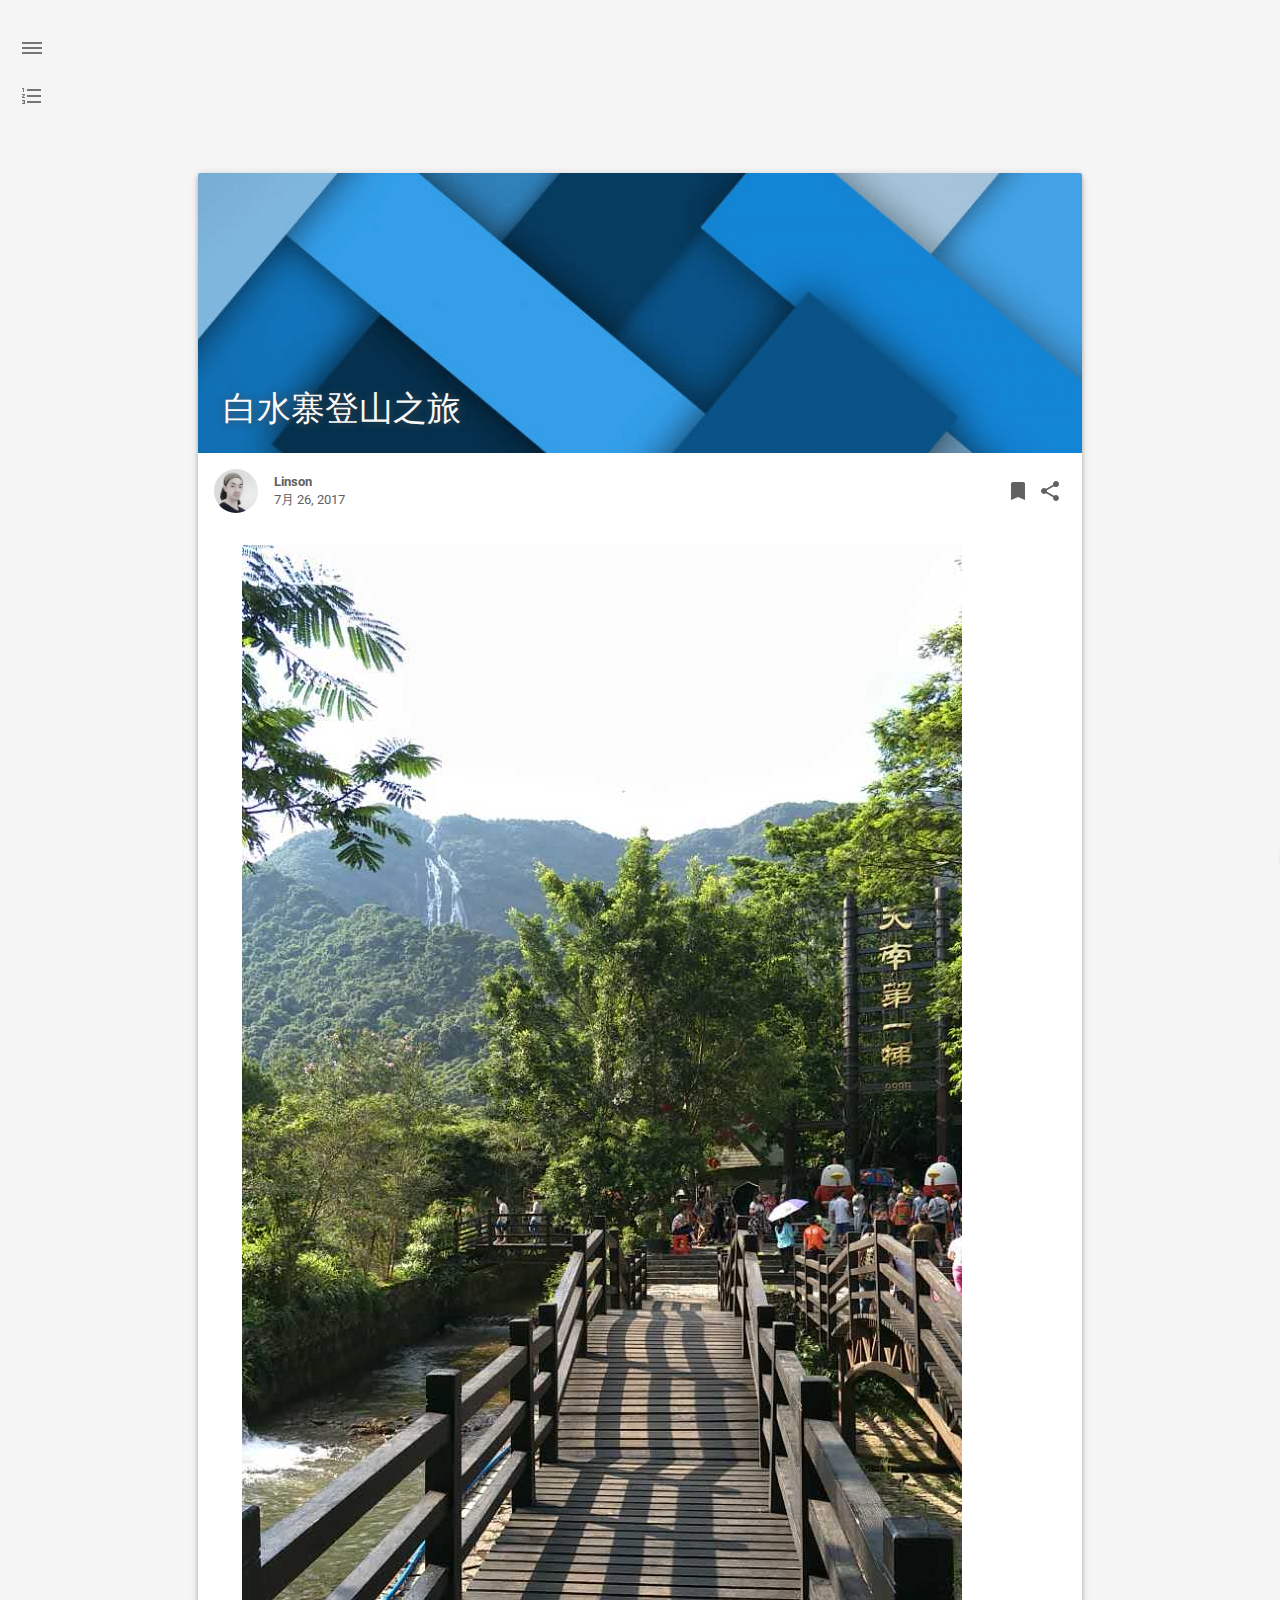
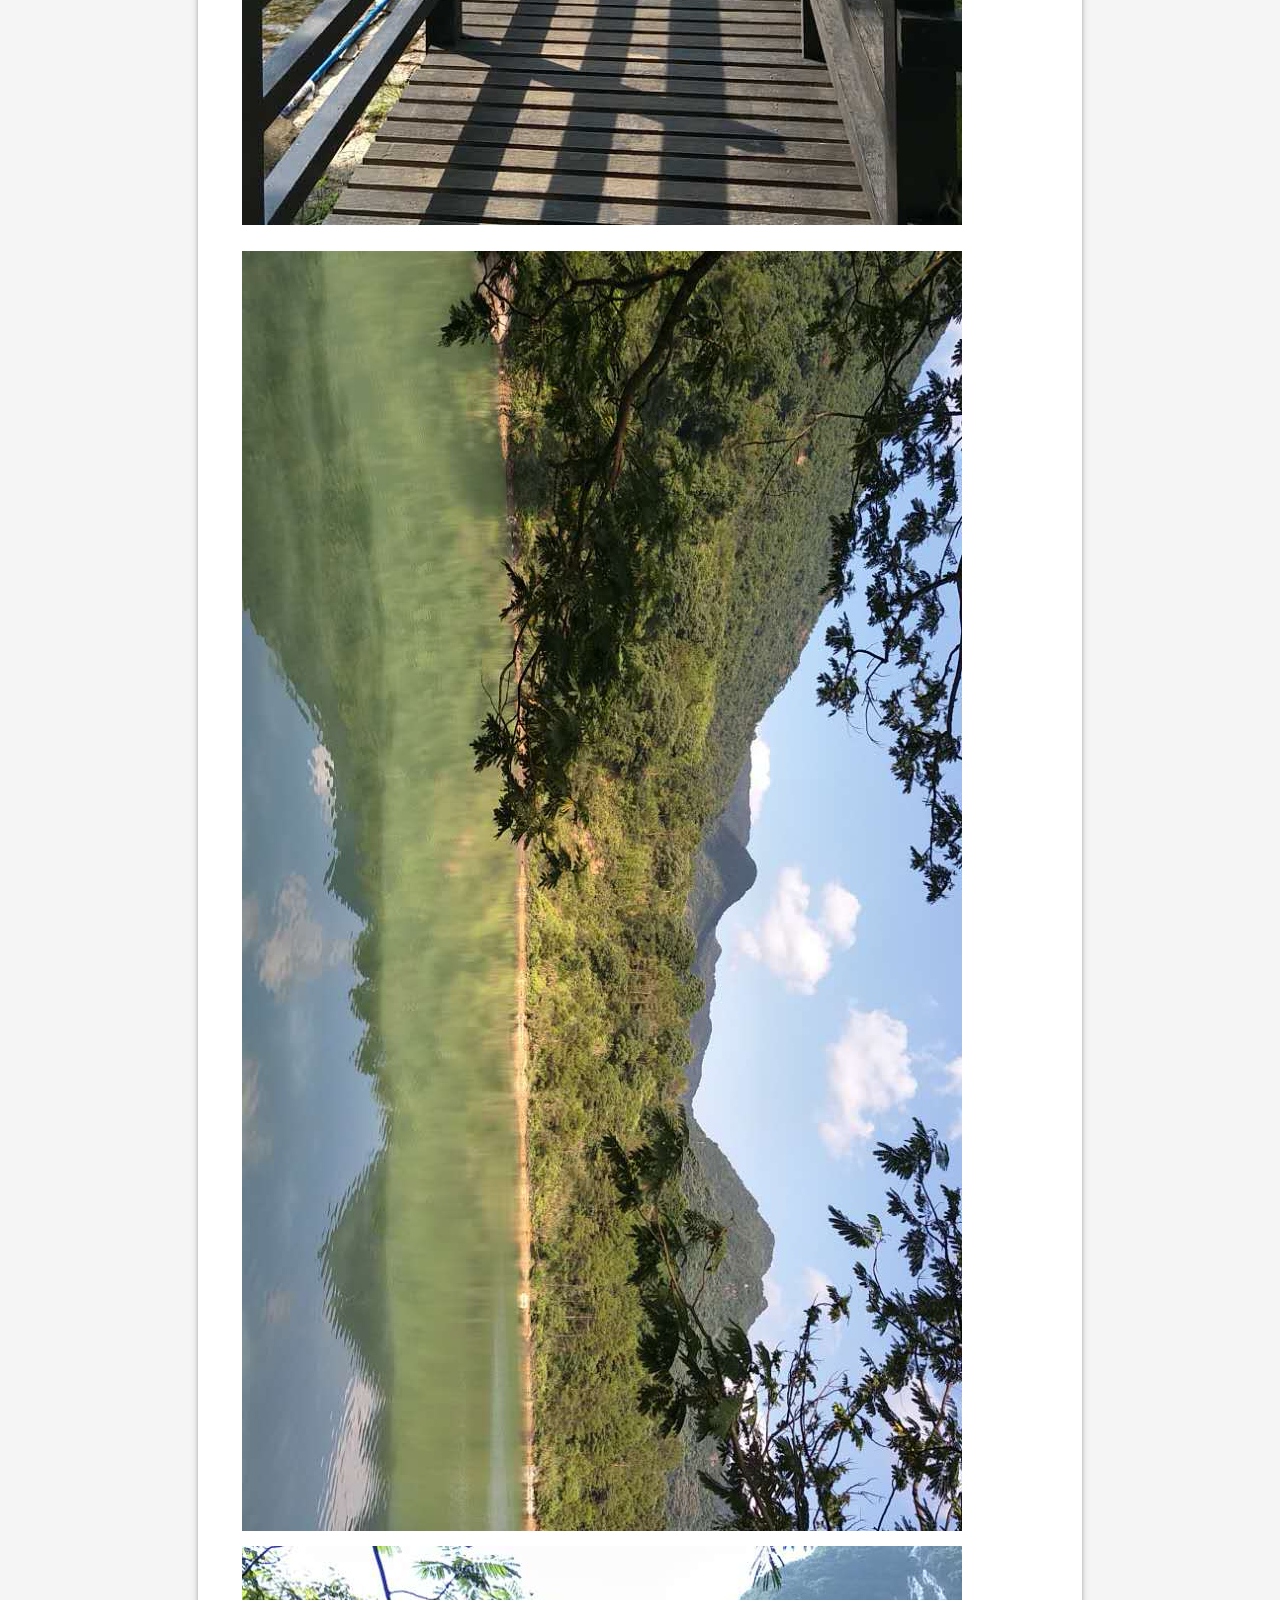
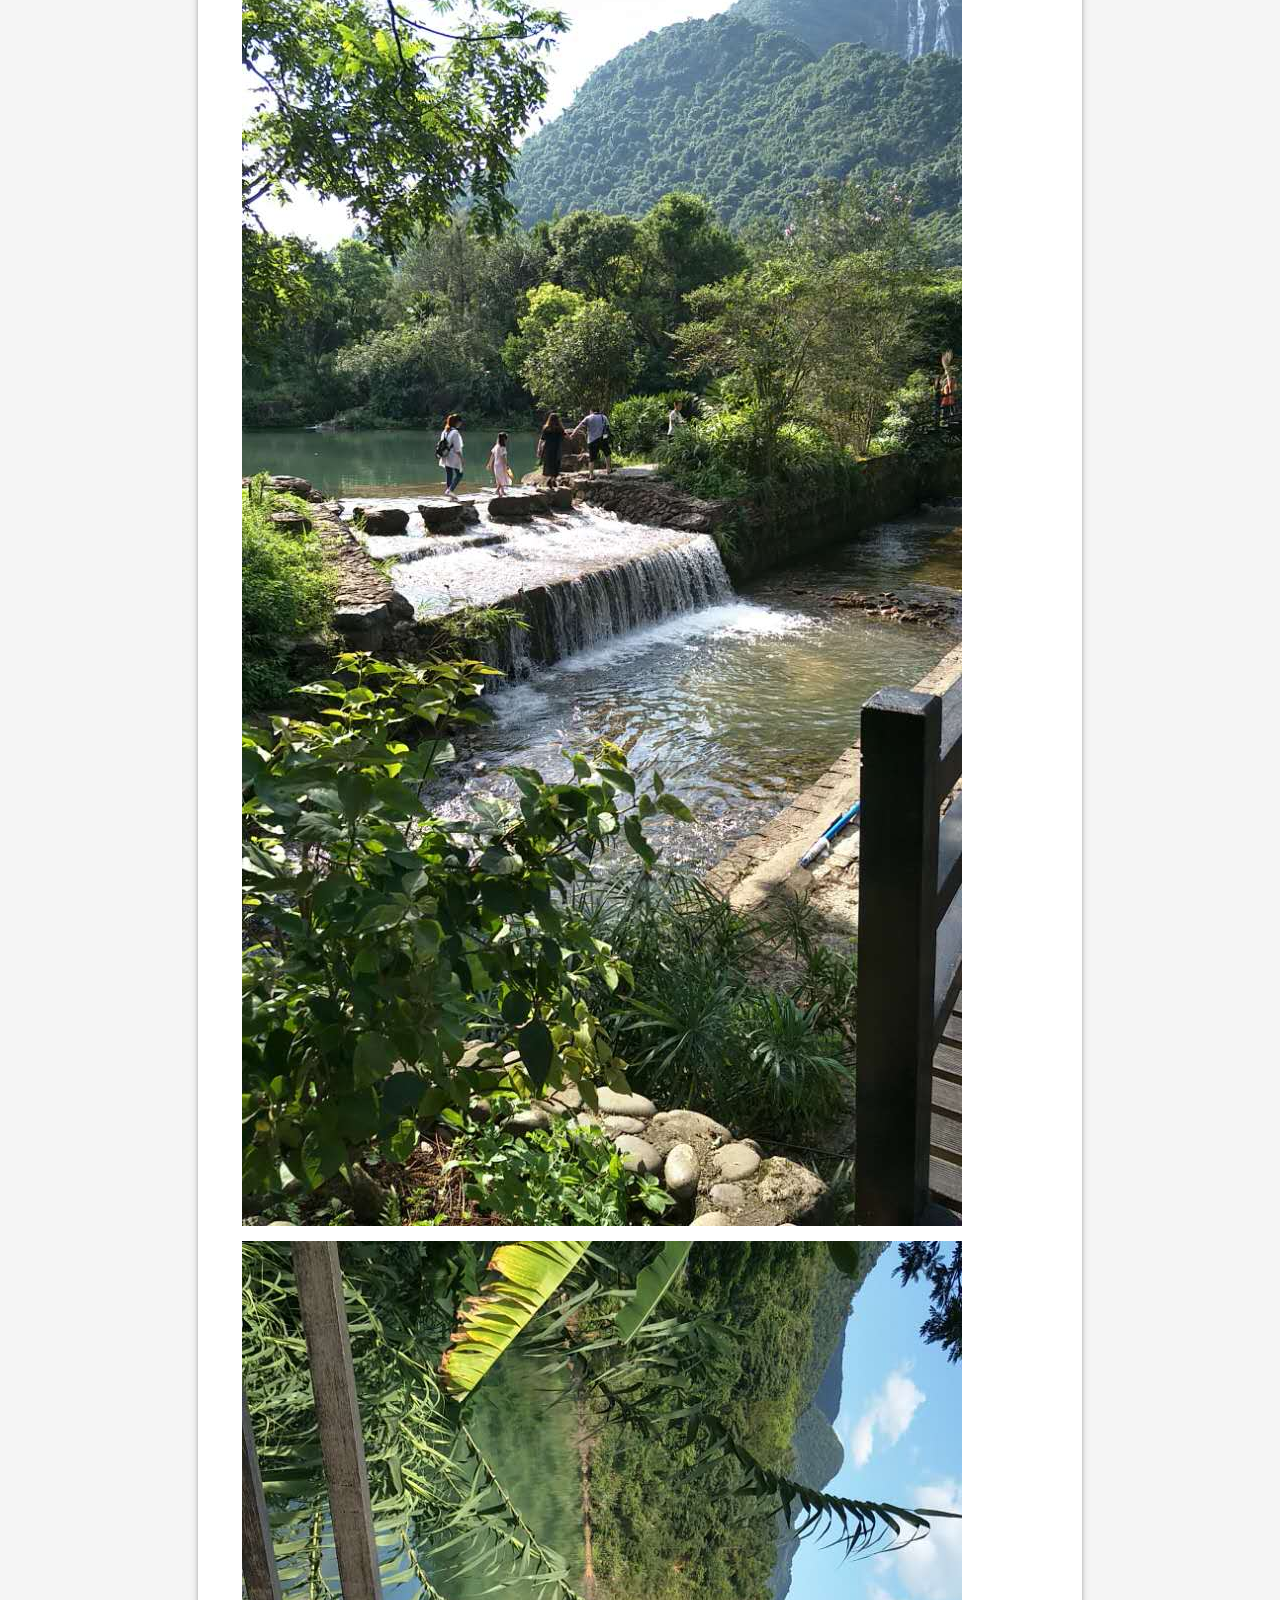
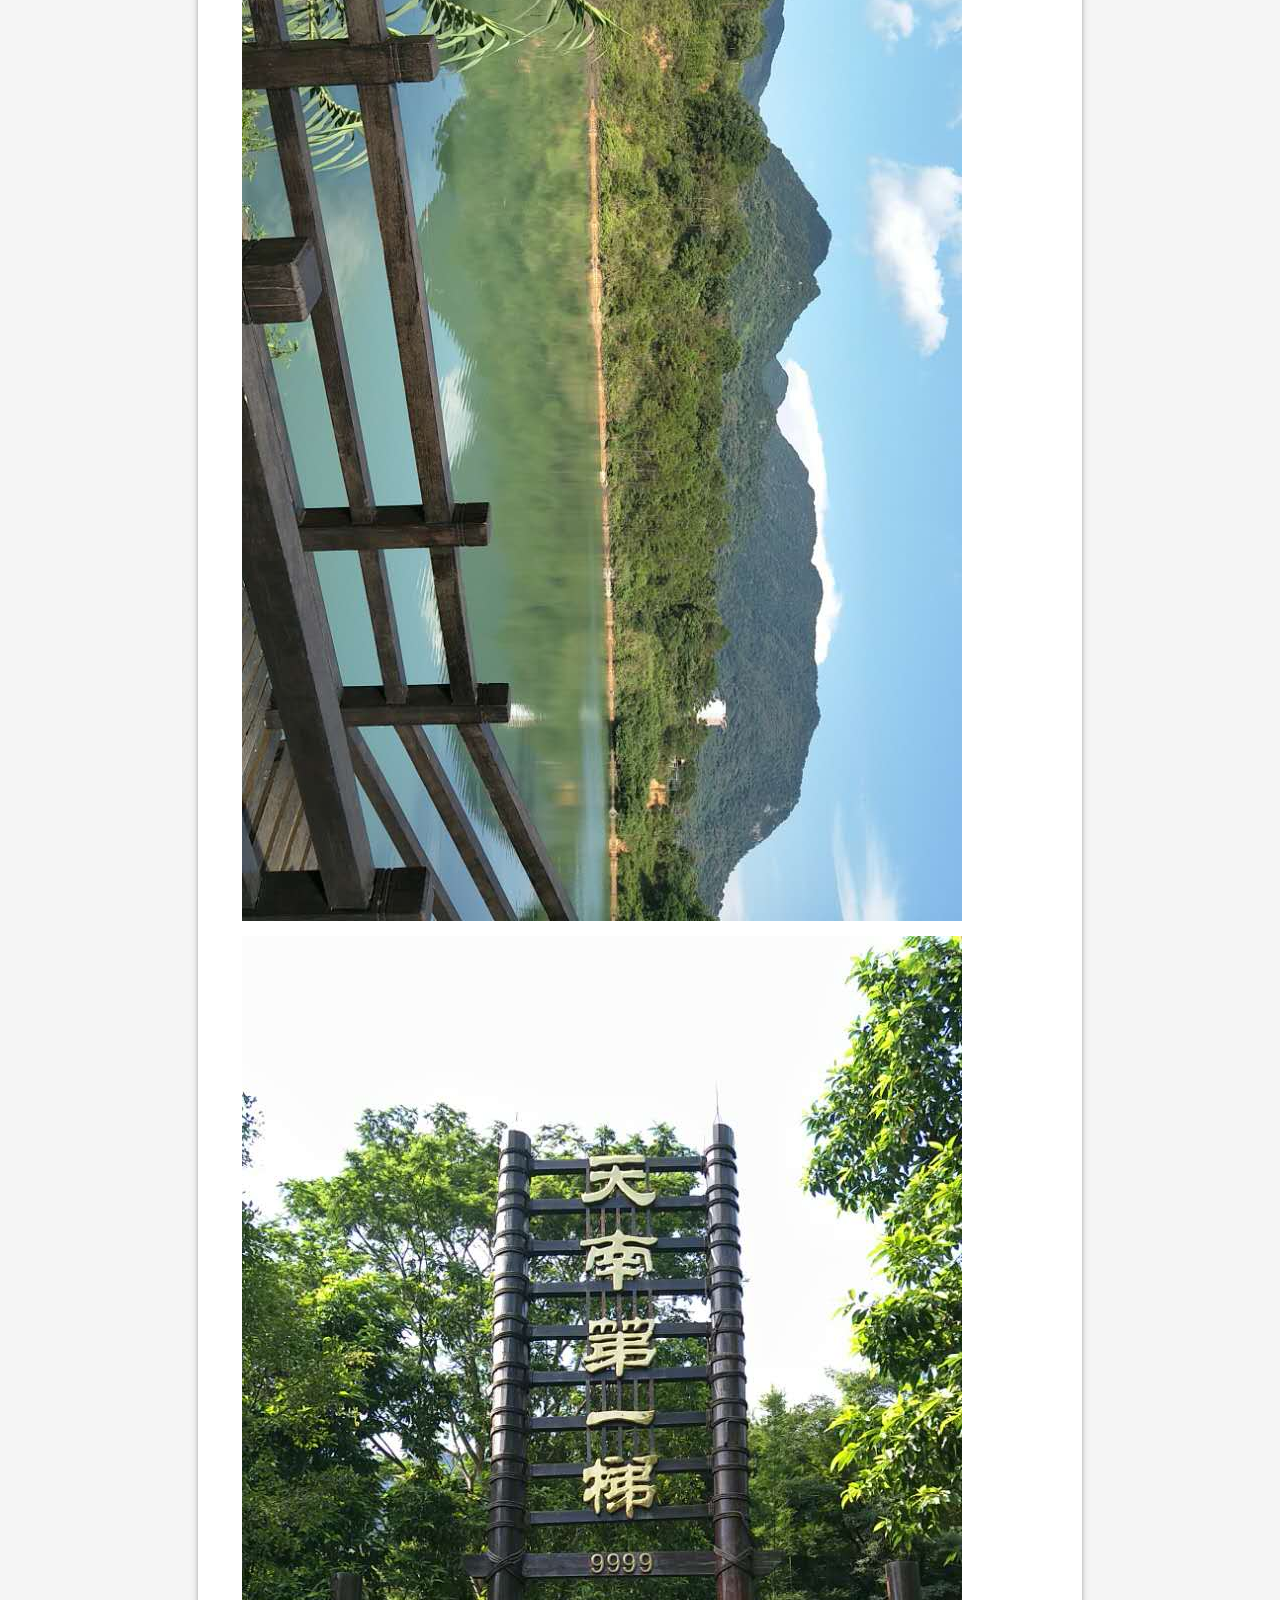
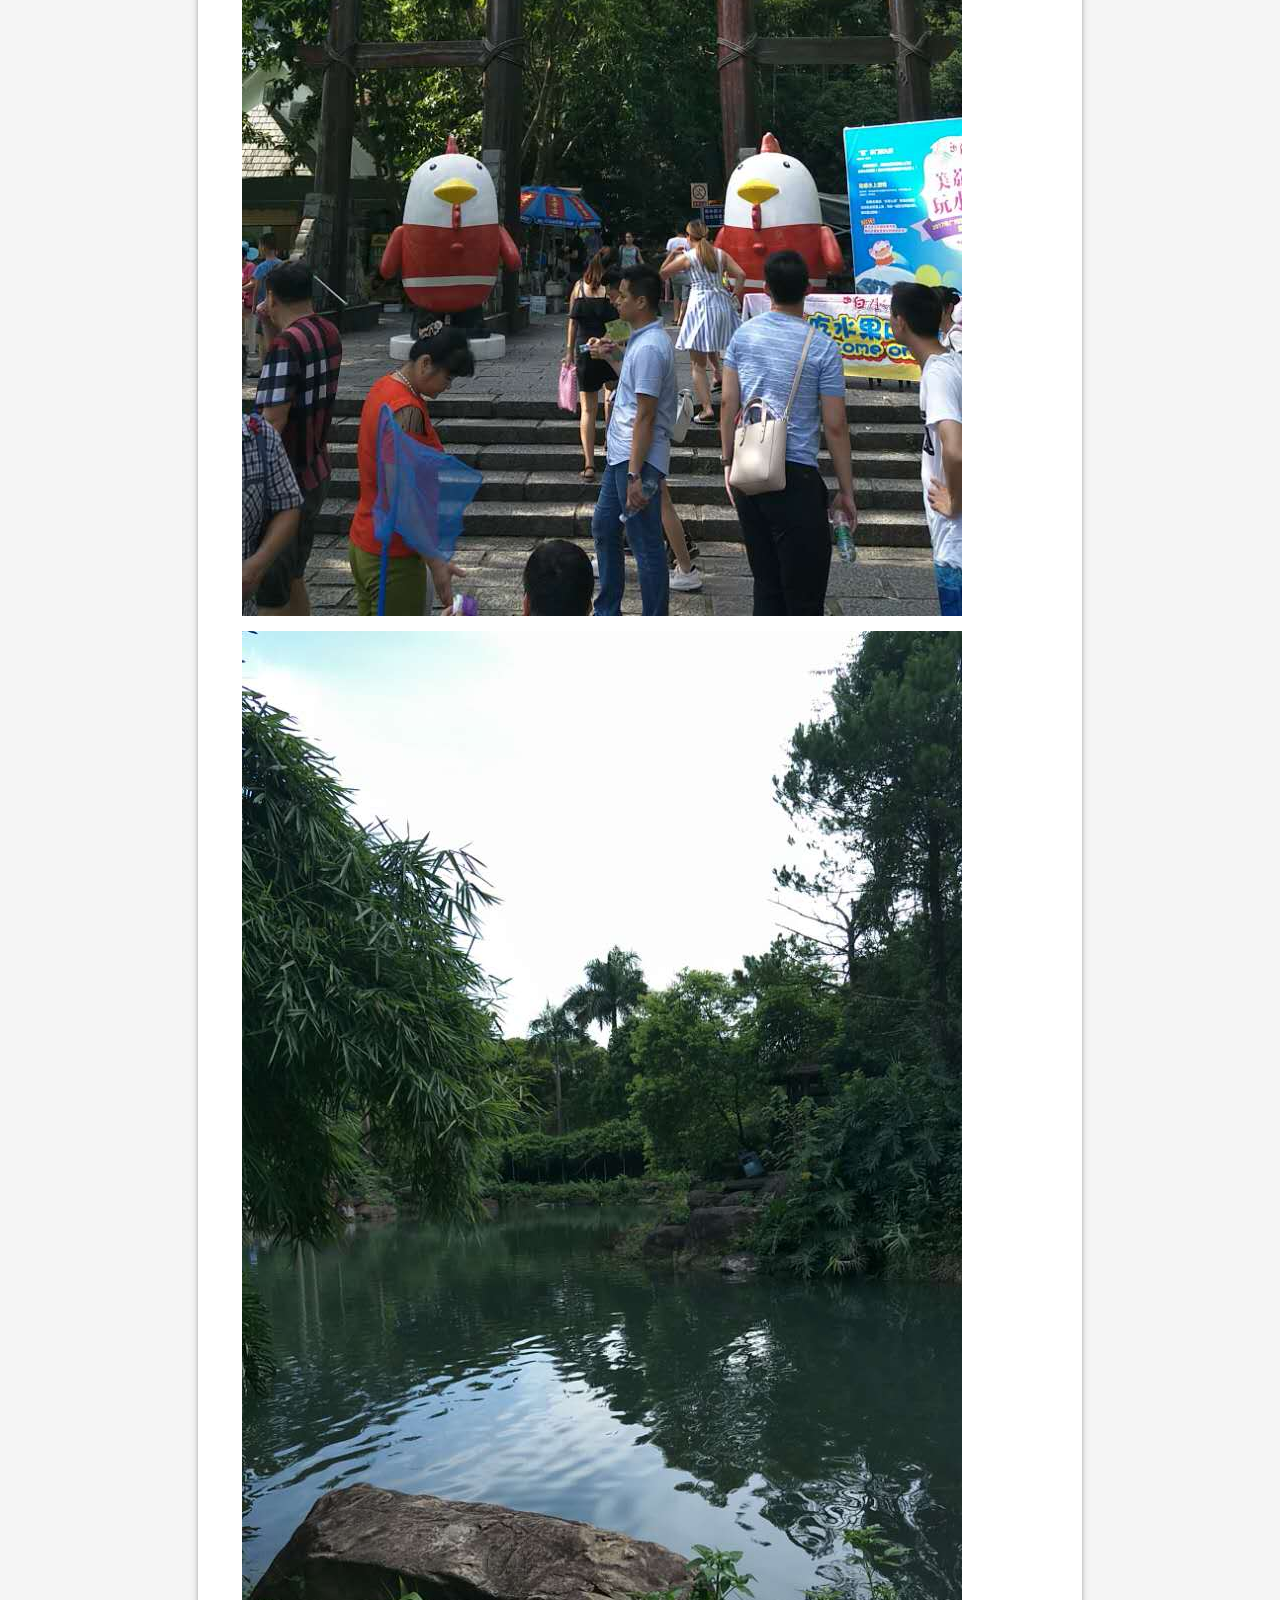
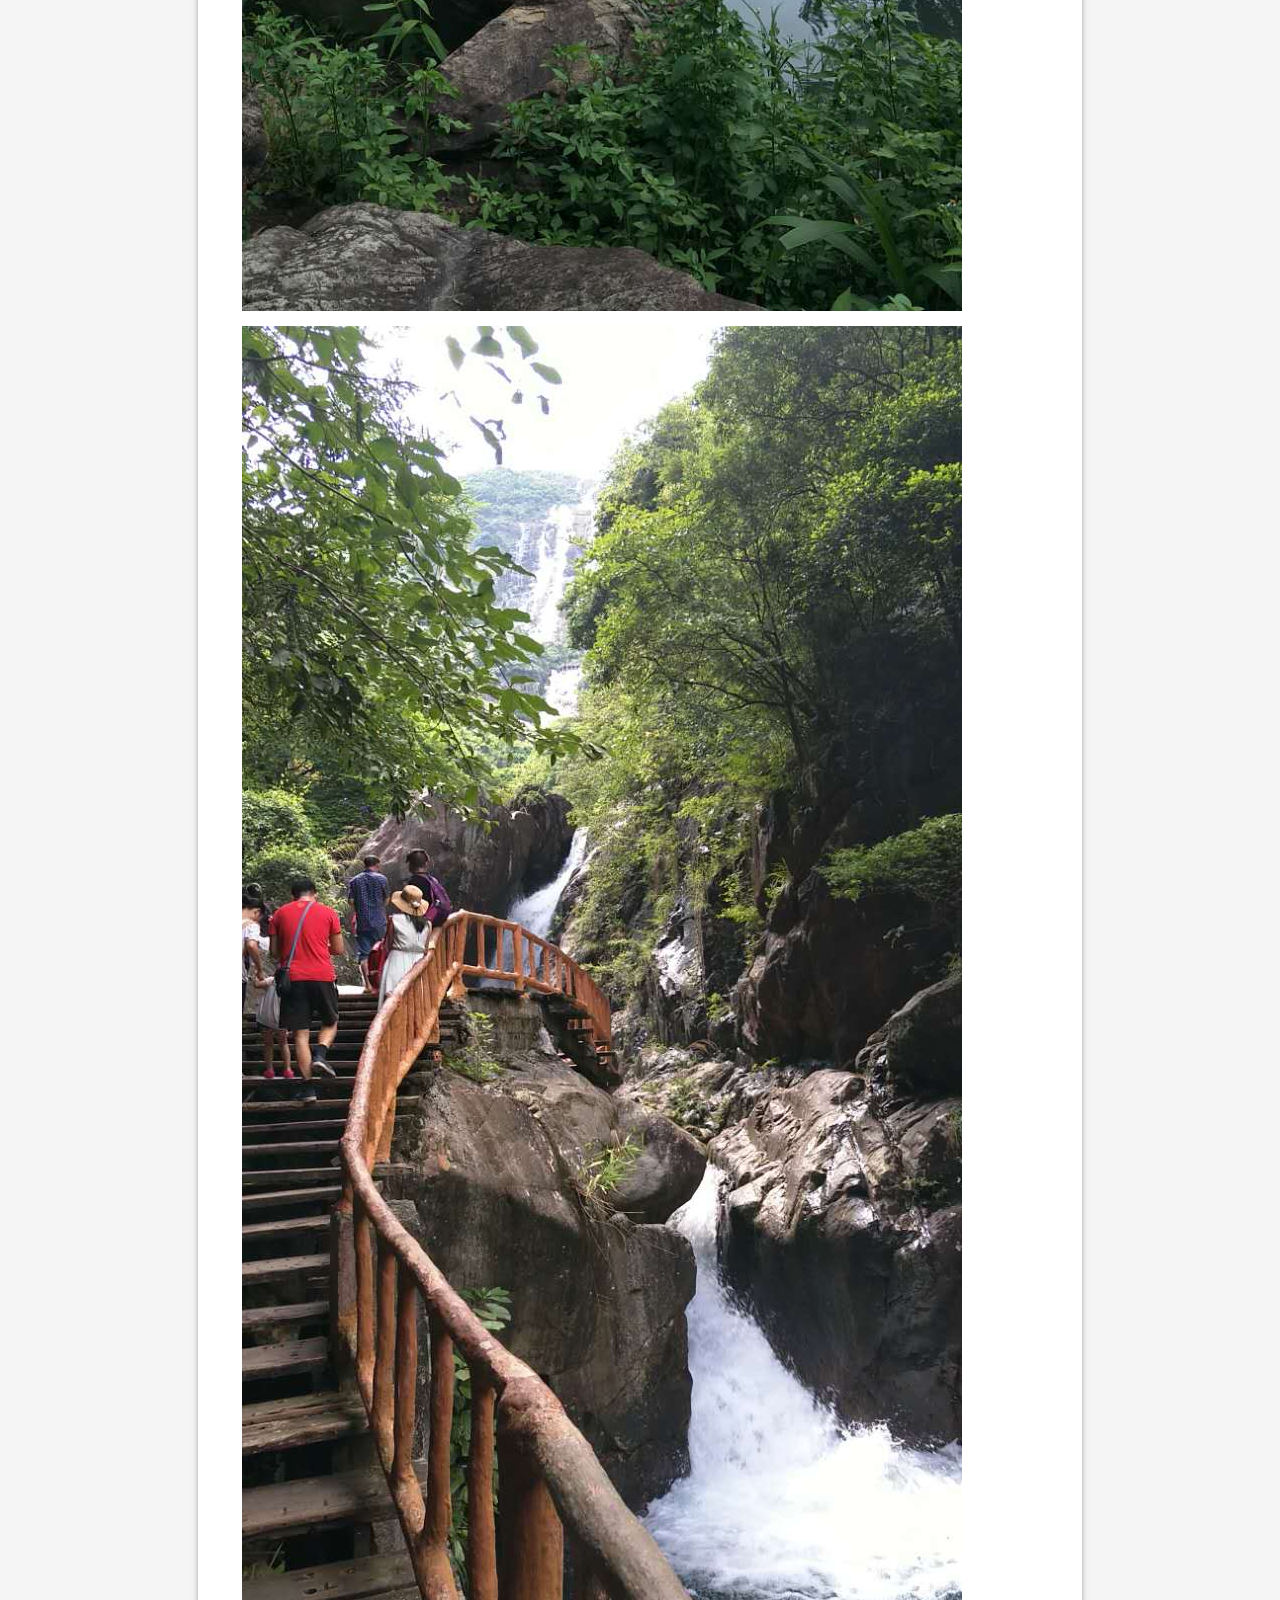
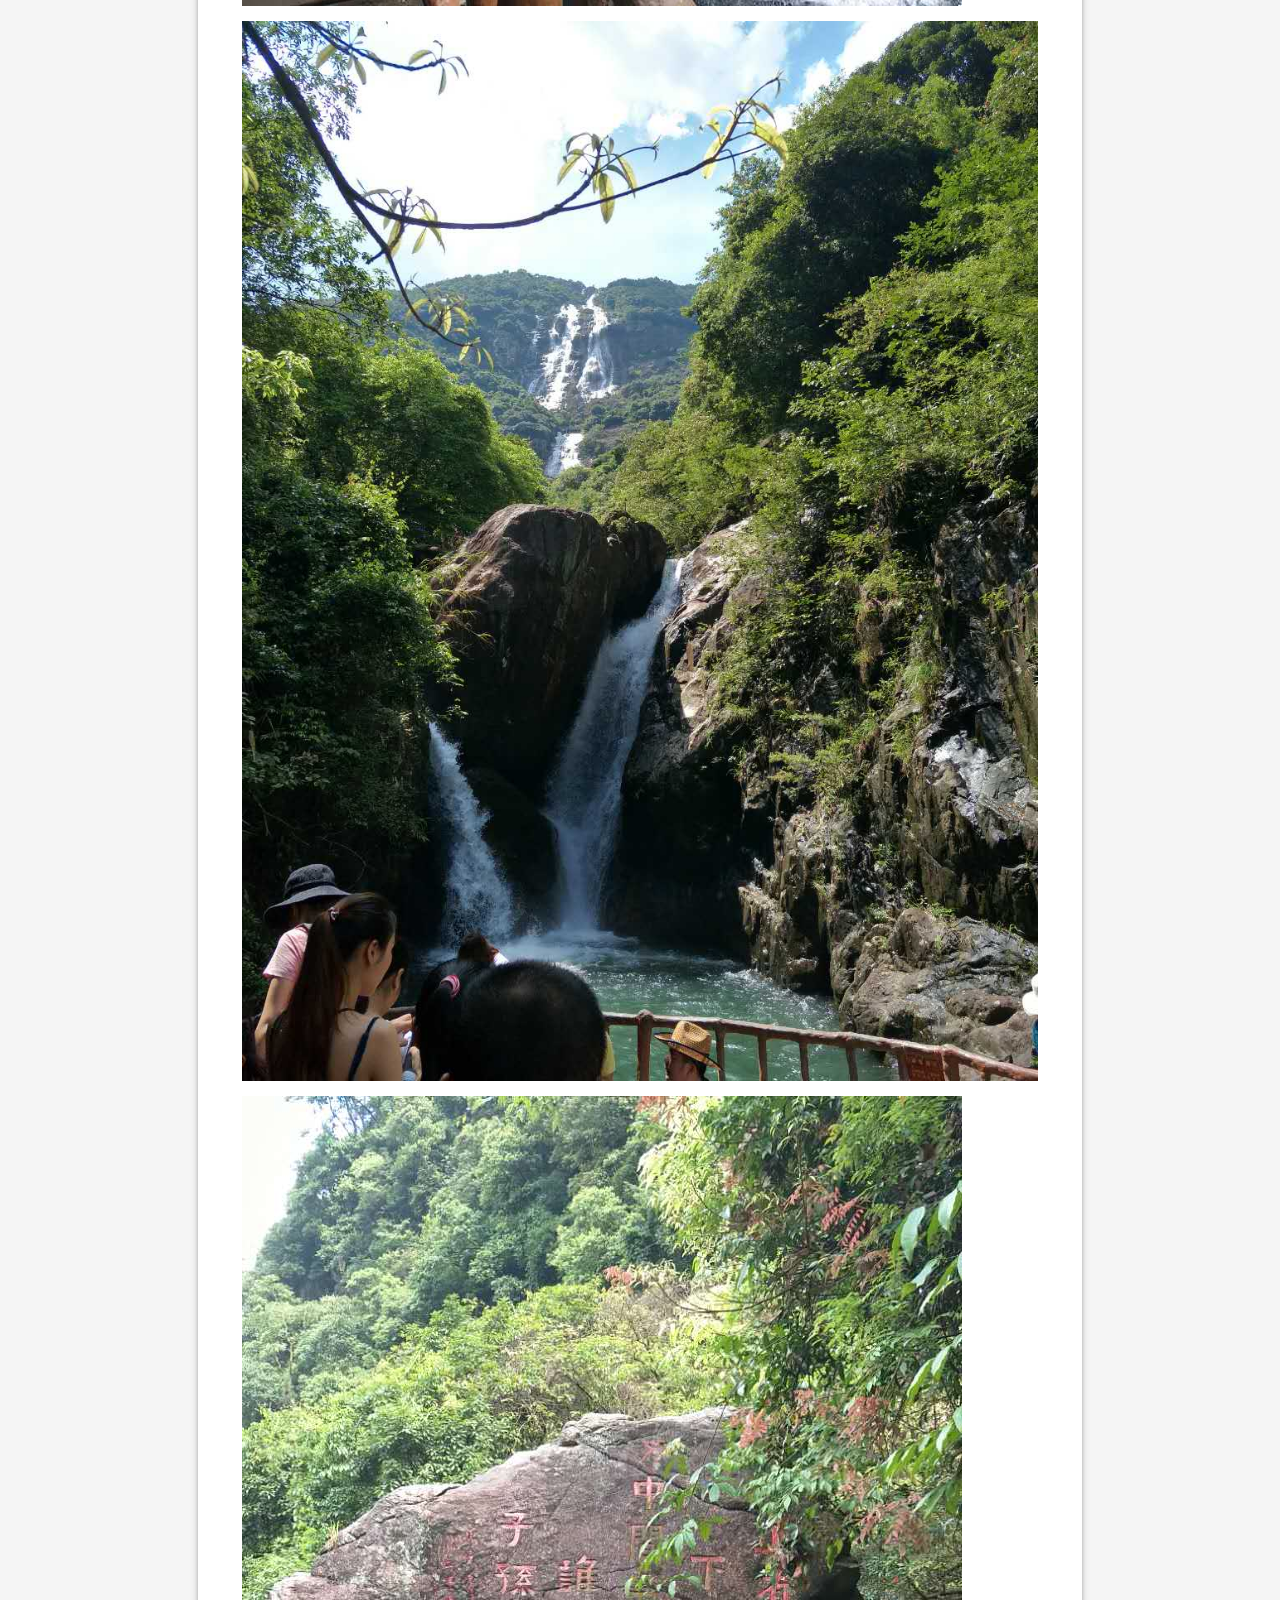
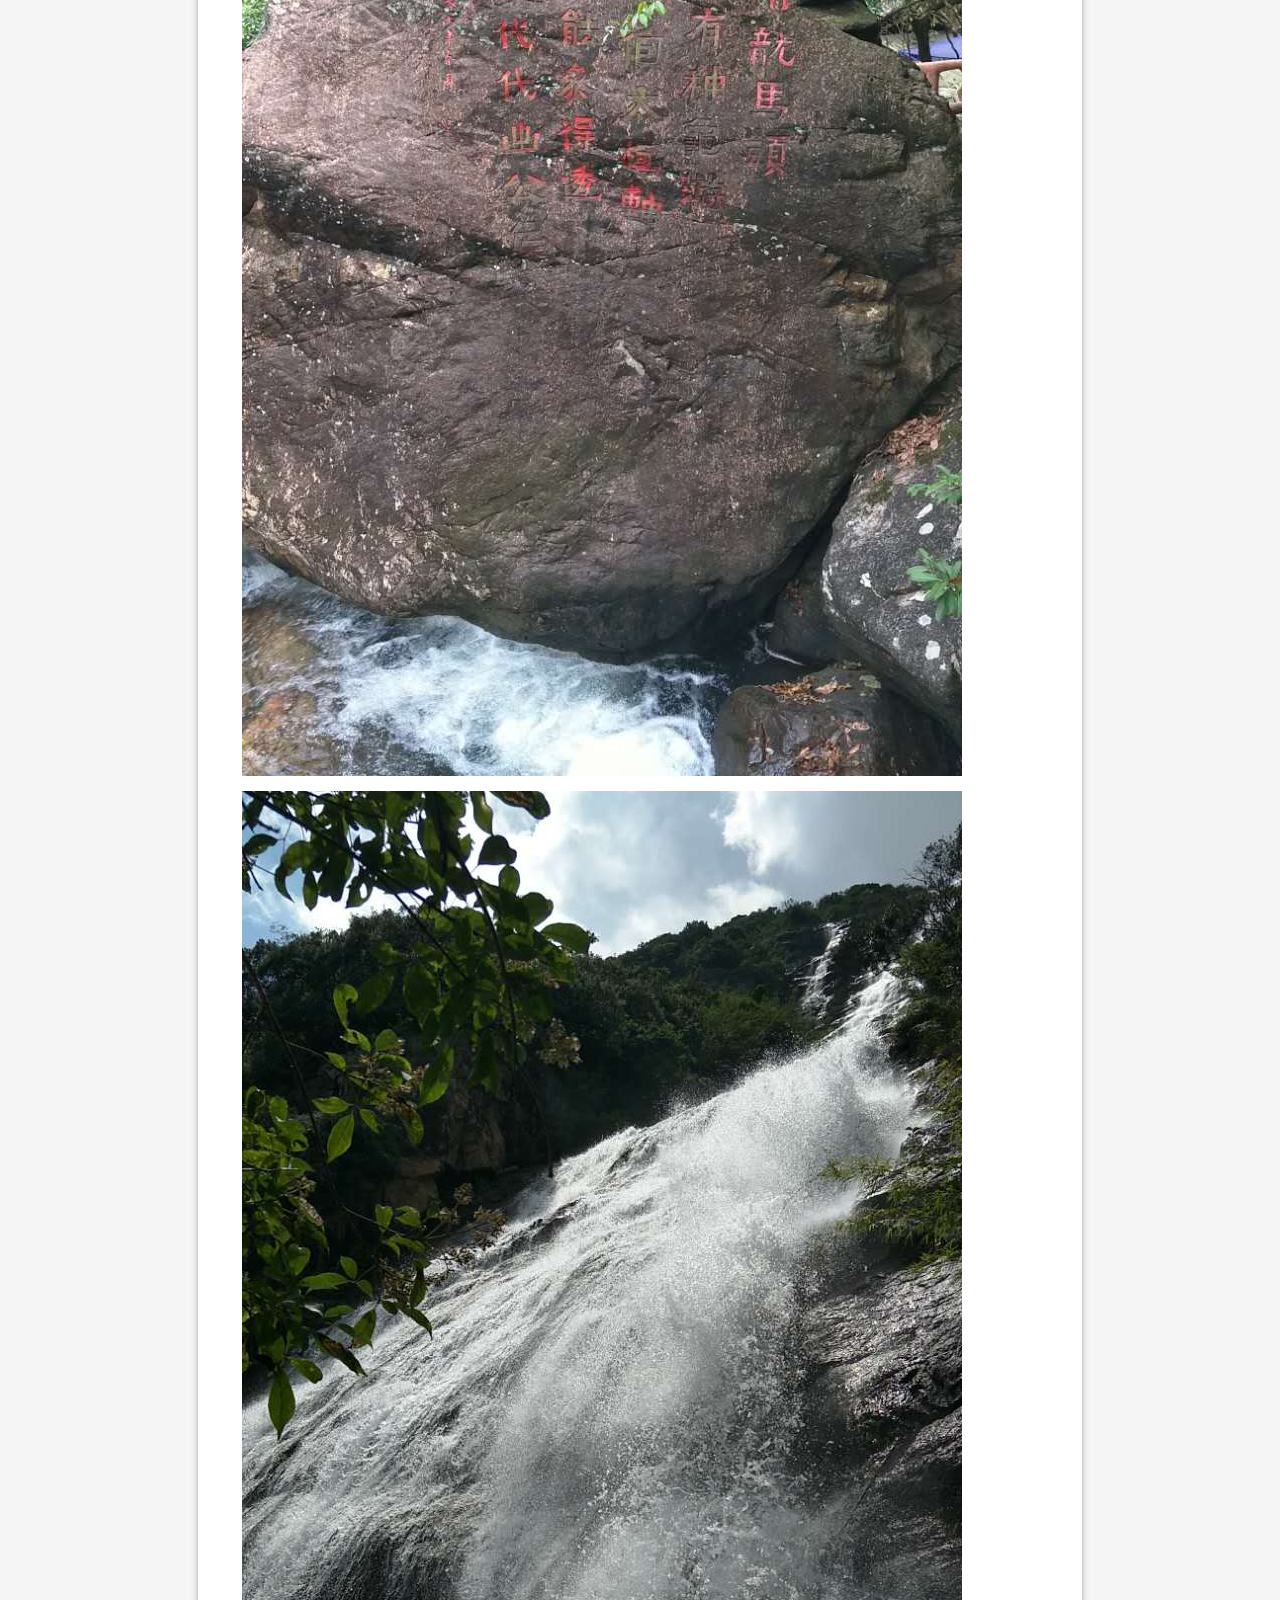
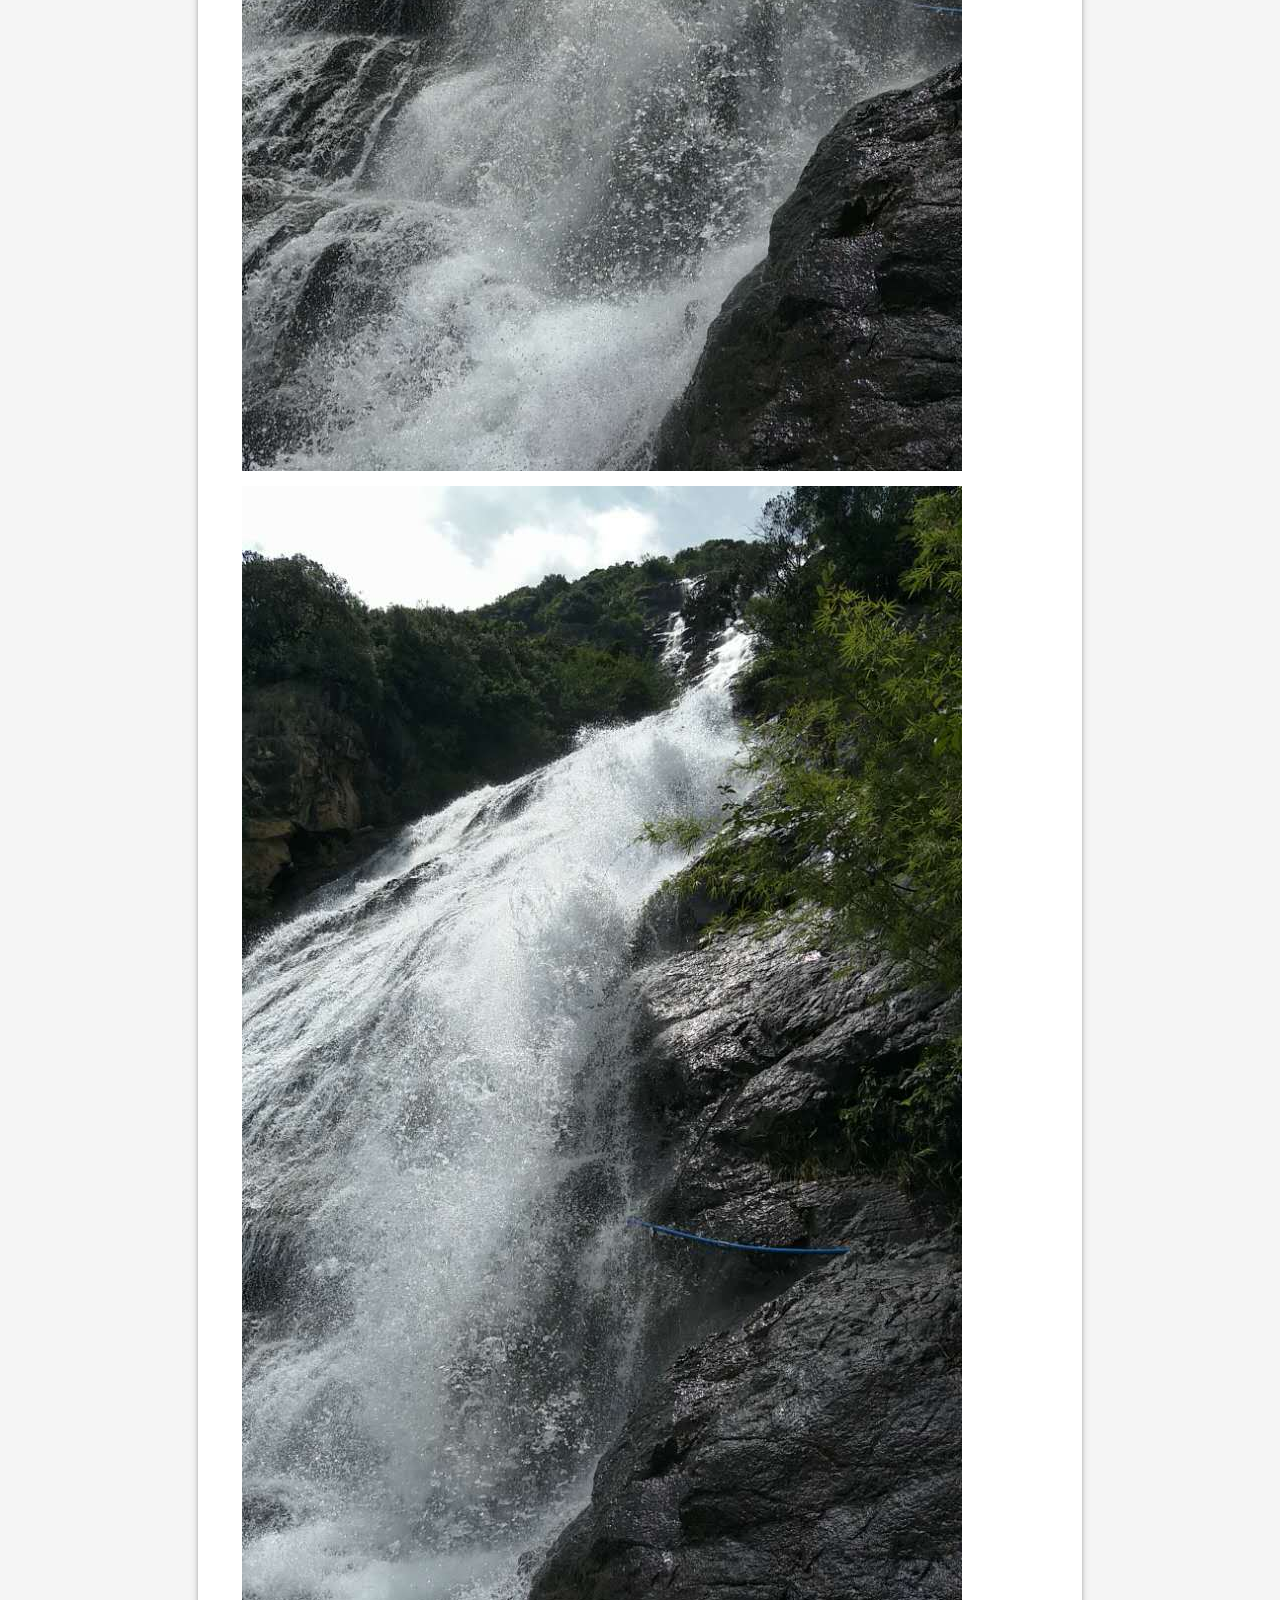
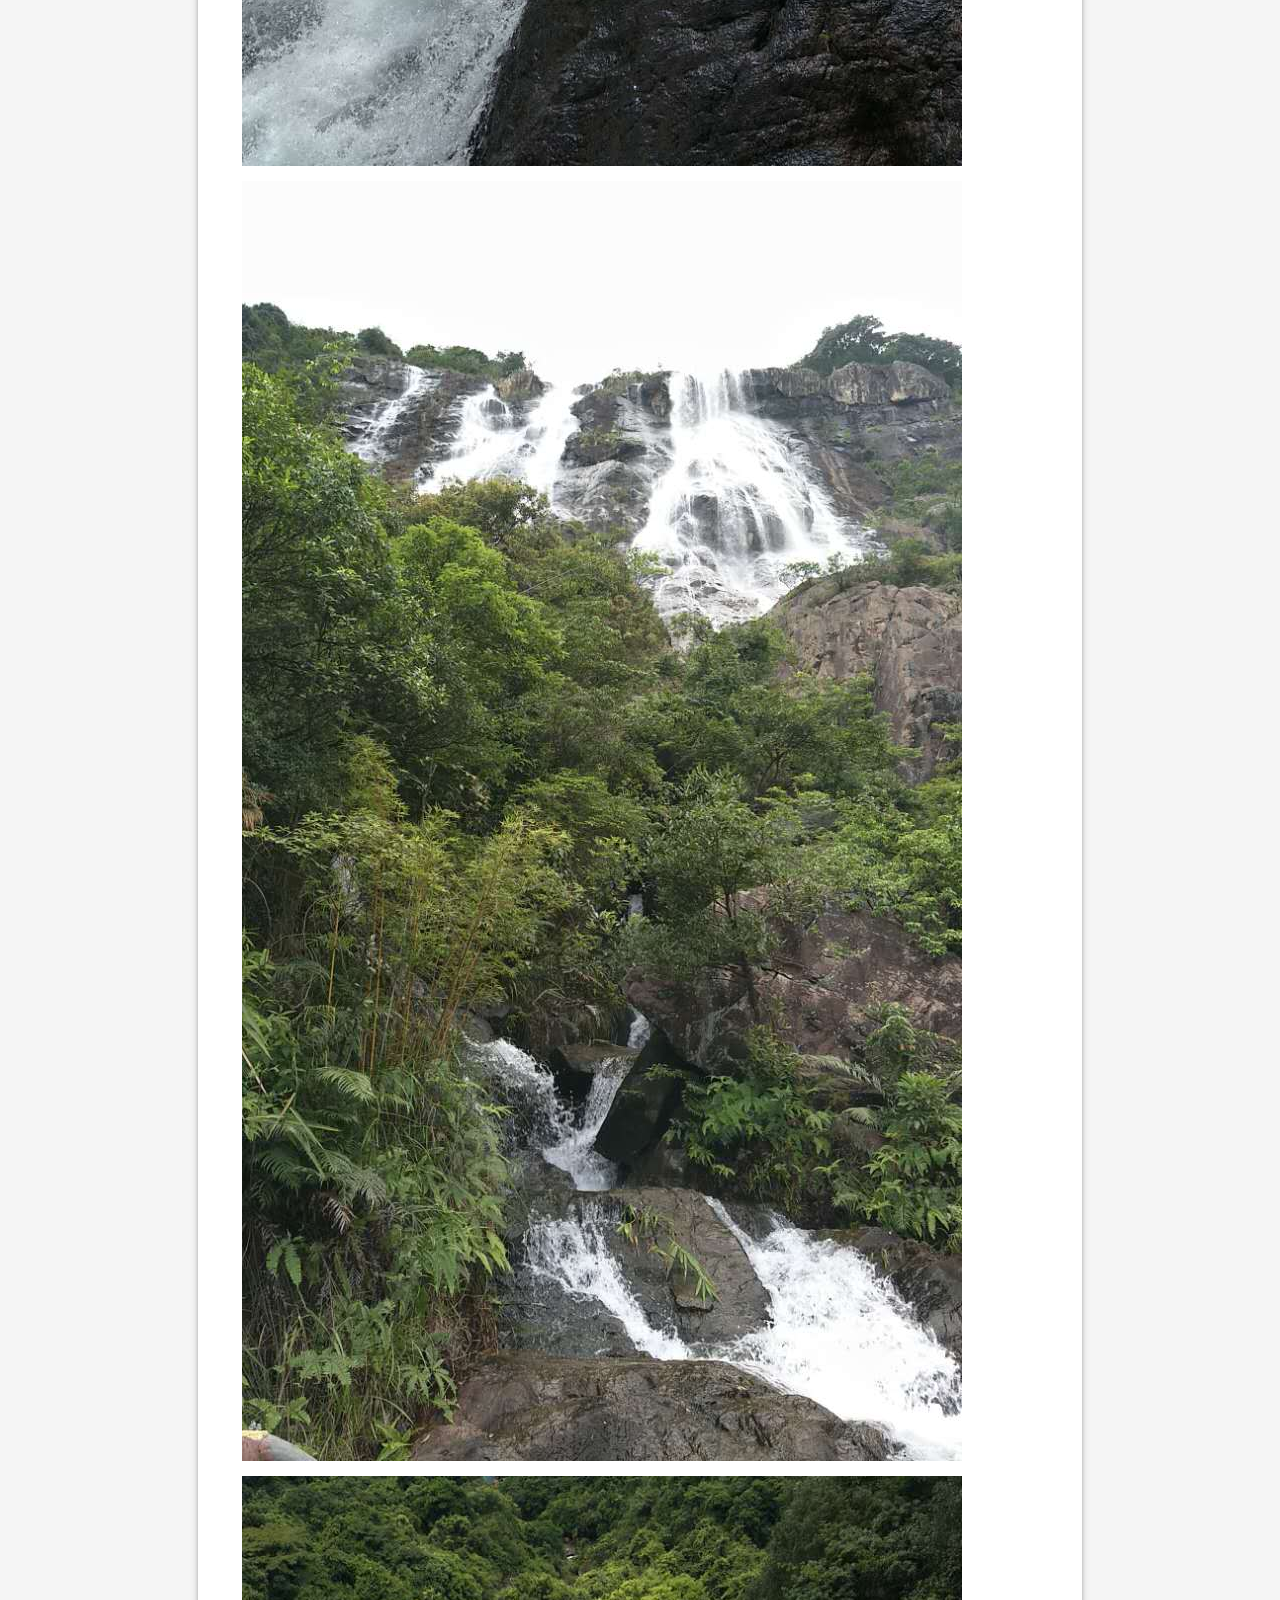
<file: 2017/07/26/白水寨登山之旅/index.html>
<!DOCTYPE html>
<html style="display: none;" lang="zh">
    <head>
    <meta charset="utf-8">
    <!--
        © Material Theme
        https://github.com/viosey/hexo-theme-material
        Version: 1.4.0 -->
    <script>window.materialVersion = "1.4.0"</script>

    <!-- Title -->
    
    <title>
        
            白水寨登山之旅 | 
        
        Linson Blog
    </title>

    <!-- dns prefetch -->
    <meta http-equiv="x-dns-prefetch-control" content="on">
    
    
    
    
    
    
    
    
    
    

    <!-- Meta & Info -->
    <meta http-equiv="X-UA-Compatible">
    <meta name="viewport" content="width=device-width, initial-scale=1, user-scalable=no">
    <meta name="theme-color" content="#0097A7">
    <meta name="author" content="Linson">
    <meta name="description" itemprop="description" content="">
    <meta name="keywords" content="null">

    <!-- Site Verification -->
    
    

    <!-- Favicons -->
    <link rel="icon shortcut" type="image/ico" href="/img/favicon.png">
    <link rel="icon" sizes="192x192" href="/img/favicon.png">
    <link rel="apple-touch-icon" href="/img/favicon.png">

    <!--iOS -->
    <meta name="apple-mobile-web-app-title" content="Title">
    <meta name="apple-mobile-web-app-capable" content="yes">
    <meta name="apple-mobile-web-app-status-bar-style" content="black">
    <meta name="HandheldFriendly" content="True">
    <meta name="MobileOptimized" content="480">

    <!-- Add to homescreen for Chrome on Android -->
    <meta name="mobile-web-app-capable" content="yes">

    <!-- Add to homescreen for Safari on iOS -->
    <meta name="apple-mobile-web-app-capable" content="yes">
    <meta name="apple-mobile-web-app-status-bar-style" content="black">
    <meta name="apple-mobile-web-app-title" content="Linson Blog">

    <!-- The Open Graph protocol -->
    <meta property="og:url" content="http://www.linjq.com">
    <meta property="og:type" content="blog">
    <meta property="og:title" content="白水寨登山之旅 | Linson Blog">
    <meta property="og:image" content="/img/favicon.png" />
    <meta property="og:description" content="">
    

    
        <meta property="article:published_time" content="7月 26, 2017" />
        <meta property="article:modified_time" content="7月 26, 2017" />
    

    <!-- The Twitter Card protocol -->
    <meta name="twitter:title" content="白水寨登山之旅 | Linson Blog">
    <meta name="twitter:description" content="">
    <meta name="twitter:image" content="/img/favicon.png">
    <meta name="twitter:card" content="summary_large_image" />
    <meta name="twitter:url" content="http://www.linjq.com" />

    <!-- Add canonical link for SEO -->
    
        <link rel="canonical" href="http://www.linjq.com/2017/07/26/白水寨登山之旅/index.html" />
    

    <!-- Structured-data for SEO -->
    
        


<script type="application/ld+json">
{
    "@context": "https://schema.org",
    "@type": "Article",
    "publisher": {
        "@type": "Organization",
        "name": "Linson Blog",
        "logo": "/img/favicon.png"
    },
    "author": {
        "@type": "Person",
        "name": "Linson",
        "image": {
            "@type": "ImageObject",
            "url": "/img/favicon.png"
        },
        "description": "Hi, nice to meet you"
    },
    "headline": "白水寨登山之旅",
    "url": "http://www.linjq.com/2017/07/26/白水寨登山之旅/index.html",
    "datePublished": "7月 26, 2017",
    "dateModified": "7月 26, 2017",
    "description": "",
    "mainEntityOfPage": {
        "@type": "WebPage",
        "@id": "http://www.linjq.com"
    }
}
</script>


    

    <!--[if lte IE 9]>
        <link rel="stylesheet" href="/css/ie-blocker.css">

        
            <script src="/js/ie-blocker.zhCN.js"></script>
        
    <![endif]-->

    <!-- Import lsloader -->
    <script>(function(){window.lsloader={jsRunSequence:[],jsnamemap:{},cssnamemap:{}};lsloader.removeLS=function(key){try{localStorage.removeItem(key)}catch(e){}};lsloader.setLS=function(key,val){try{localStorage.setItem(key,val)}catch(e){}};lsloader.getLS=function(key){var val="";try{val=localStorage.getItem(key)}catch(e){val=""}return val};versionString="/*"+materialVersion+"*/";lsloader.clean=function(){try{var keys=[];for(var i=0;i<localStorage.length;i++){keys.push(localStorage.key(i))}keys.forEach(function(key){var data=lsloader.getLS(key);if(data&&data.indexOf(versionString)===-1){lsloader.removeLS(key)}})}catch(e){}};lsloader.clean();lsloader.load=function(jsname,jspath,cssonload){cssonload=cssonload||function(){};var code;code=this.getLS(jsname);if(code&&code.indexOf(versionString)===-1){this.removeLS(jsname);this.requestResource(jsname,jspath,cssonload);return}if(code){var versionNumber=code.split(versionString)[0];if(versionNumber!=jspath){console.log("reload:"+jspath);this.removeLS(jsname);this.requestResource(jsname,jspath,cssonload);return}code=code.split(versionString)[1];if(/\.js?.+$/.test(versionNumber)){this.jsRunSequence.push({name:jsname,code:code});this.runjs(jspath,jsname,code)}else{document.getElementById(jsname).appendChild(document.createTextNode(code));cssonload()}}else{this.requestResource(jsname,jspath,cssonload)}};lsloader.requestResource=function(name,path,cssonload){var that=this;if(/\.js?.+$/.test(path)){this.iojs(path,name,function(path,name,code){that.setLS(name,path+versionString+code);that.runjs(path,name,code)})}else if(/\.css?.+$/.test(path)){this.iocss(path,name,function(code){document.getElementById(name).appendChild(document.createTextNode(code));that.setLS(name,path+versionString+code)},cssonload)}};lsloader.iojs=function(path,jsname,callback){var that=this;that.jsRunSequence.push({name:jsname,code:""});try{var xhr=new XMLHttpRequest;xhr.open("get",path,true);xhr.onreadystatechange=function(){if(xhr.readyState==4){if(xhr.status>=200&&xhr.status<300||xhr.status==304){if(xhr.response!=""){callback(path,jsname,xhr.response);return}}that.jsfallback(path,jsname)}};xhr.send(null)}catch(e){that.jsfallback(path,jsname)}};lsloader.iocss=function(path,jsname,callback,cssonload){var that=this;try{var xhr=new XMLHttpRequest;xhr.open("get",path,true);xhr.onreadystatechange=function(){if(xhr.readyState==4){if(xhr.status>=200&&xhr.status<300||xhr.status==304){if(xhr.response!=""){callback(xhr.response);cssonload();return}}that.cssfallback(path,jsname,cssonload)}};xhr.send(null)}catch(e){that.cssfallback(path,jsname,cssonload)}};lsloader.iofonts=function(path,jsname,callback,cssonload){var that=this;try{var xhr=new XMLHttpRequest;xhr.open("get",path,true);xhr.onreadystatechange=function(){if(xhr.readyState==4){if(xhr.status>=200&&xhr.status<300||xhr.status==304){if(xhr.response!=""){callback(xhr.response);cssonload();return}}that.cssfallback(path,jsname,cssonload)}};xhr.send(null)}catch(e){that.cssfallback(path,jsname,cssonload)}};lsloader.runjs=function(path,name,code){if(!!name&&!!code){for(var k in this.jsRunSequence){if(this.jsRunSequence[k].name==name){this.jsRunSequence[k].code=code}}}if(!!this.jsRunSequence[0]&&!!this.jsRunSequence[0].code&&this.jsRunSequence[0].status!="failed"){var script=document.createElement("script");script.appendChild(document.createTextNode(this.jsRunSequence[0].code));script.type="text/javascript";document.getElementsByTagName("head")[0].appendChild(script);this.jsRunSequence.shift();if(this.jsRunSequence.length>0){this.runjs()}}else if(!!this.jsRunSequence[0]&&this.jsRunSequence[0].status=="failed"){var that=this;var script=document.createElement("script");script.src=this.jsRunSequence[0].path;script.type="text/javascript";this.jsRunSequence[0].status="loading";script.onload=function(){that.jsRunSequence.shift();if(that.jsRunSequence.length>0){that.runjs()}};document.body.appendChild(script)}};lsloader.tagLoad=function(path,name){this.jsRunSequence.push({name:name,code:"",path:path,status:"failed"});this.runjs()};lsloader.jsfallback=function(path,name){if(!!this.jsnamemap[name]){return}else{this.jsnamemap[name]=name}for(var k in this.jsRunSequence){if(this.jsRunSequence[k].name==name){this.jsRunSequence[k].code="";this.jsRunSequence[k].status="failed";this.jsRunSequence[k].path=path}}this.runjs()};lsloader.cssfallback=function(path,name,cssonload){if(!!this.cssnamemap[name]){return}else{this.cssnamemap[name]=1}var link=document.createElement("link");link.type="text/css";link.href=path;link.rel="stylesheet";link.onload=link.onerror=cssonload;var root=document.getElementsByTagName("script")[0];root.parentNode.insertBefore(link,root)};lsloader.runInlineScript=function(scriptId,codeId){var code=document.getElementById(codeId).innerText;this.jsRunSequence.push({name:scriptId,code:code});this.runjs()};lsloader.loadCombo=function(jslist){var updateList="";var requestingModules={};for(var k in jslist){var LS=this.getLS(jslist[k].name);if(!!LS){var version=LS.split(versionString)[0];var code=LS.split(versionString)[1]}else{var version=""}if(version==jslist[k].path){this.jsRunSequence.push({name:jslist[k].name,code:code,path:jslist[k].path})}else{this.jsRunSequence.push({name:jslist[k].name,code:null,path:jslist[k].path,status:"comboloading"});requestingModules[jslist[k].name]=true;updateList+=(updateList==""?"":";")+jslist[k].path}}var that=this;if(!!updateList){var xhr=new XMLHttpRequest;xhr.open("get",combo+updateList,true);xhr.onreadystatechange=function(){if(xhr.readyState==4){if(xhr.status>=200&&xhr.status<300||xhr.status==304){if(xhr.response!=""){that.runCombo(xhr.response,requestingModules);return}}else{for(var i in that.jsRunSequence){if(requestingModules[that.jsRunSequence[i].name]){that.jsRunSequence[i].status="failed"}}that.runjs()}}};xhr.send(null)}this.runjs()};lsloader.runCombo=function(comboCode,requestingModules){comboCode=comboCode.split("/*combojs*/");comboCode.shift();for(var k in this.jsRunSequence){if(!!requestingModules[this.jsRunSequence[k].name]&&!!comboCode[0]){this.jsRunSequence[k].status="comboJS";this.jsRunSequence[k].code=comboCode[0];this.setLS(this.jsRunSequence[k].name,this.jsRunSequence[k].path+versionString+comboCode[0]);comboCode.shift()}}this.runjs()}})();</script>

    <!-- Import CSS & jQuery -->
    
        <style id="css/material.min.css"></style><script>if(typeof window.lsLoadCSSMaxNums === "undefined")window.lsLoadCSSMaxNums = 0;window.lsLoadCSSMaxNums++;lsloader.load("css/material.min.css","/css/material.min.css?fJTiM/K1J3dWIruo3pxtAw==",function(){if(typeof window.lsLoadCSSNums === "undefined")window.lsLoadCSSNums = 0;window.lsLoadCSSNums++;if(window.lsLoadCSSNums == window.lsLoadCSSMaxNums)document.documentElement.style.display="";})</script>
        <style id="css/style.min.css"></style><script>if(typeof window.lsLoadCSSMaxNums === "undefined")window.lsLoadCSSMaxNums = 0;window.lsLoadCSSMaxNums++;lsloader.load("css/style.min.css","/css/style.min.css?oCSEO3ST+aEypEwttTDI9g==",function(){if(typeof window.lsLoadCSSNums === "undefined")window.lsLoadCSSNums = 0;window.lsLoadCSSNums++;if(window.lsLoadCSSNums == window.lsLoadCSSMaxNums)document.documentElement.style.display="";})</script>
        
        
            <style>
    
    
    
    
    .footer-sns-weibo {
        background-image: url([data-uri]);
    }
    
    
    
    
    .footer-sns-github {
        background-image: url([data-uri]);
    }
    
    
    
    .footer-sns-zhihu {
        background-image: url([data-uri]);
    }
    
    
    
</style>

        
        <!-- Config CSS -->

<!-- Other Styles -->
<style>
  body, html {
    font-family: Roboto, "Helvetica Neue", Helvetica, "PingFang SC", "Hiragino Sans GB", "Microsoft YaHei", "微软雅黑", Arial, sans-serif;
  }

  a {
    color: #00838F;
  }

  .mdl-card__media,
  #search-label,
  #search-form-label:after,
  #scheme-Paradox .hot_tags-count,
  #scheme-Paradox .sidebar_archives-count,
  #scheme-Paradox .sidebar-colored .sidebar-header,
  #scheme-Paradox .sidebar-colored .sidebar-badge{
    background-color: #0097A7 !important;
  }

  /* Sidebar User Drop Down Menu Text Color */
  #scheme-Paradox .sidebar-colored .sidebar-nav>.dropdown>.dropdown-menu>li>a:hover,
  #scheme-Paradox .sidebar-colored .sidebar-nav>.dropdown>.dropdown-menu>li>a:focus {
    color: #0097A7 !important;
  }

  #post_entry-right-info,
  .sidebar-colored .sidebar-nav li:hover > a,
  .sidebar-colored .sidebar-nav li:hover > a i,
  .sidebar-colored .sidebar-nav li > a:hover,
  .sidebar-colored .sidebar-nav li > a:hover i,
  .sidebar-colored .sidebar-nav li > a:focus i,
  .sidebar-colored .sidebar-nav > .open > a,
  .sidebar-colored .sidebar-nav > .open > a:hover,
  .sidebar-colored .sidebar-nav > .open > a:focus,
  #ds-reset #ds-ctx .ds-ctx-entry .ds-ctx-head a {
    color: #0097A7 !important;
  }

  .toTop {
    background: #757575 !important;
  }

  .material-layout .material-post>.material-nav,
  .material-layout .material-index>.material-nav,
  .material-nav a {
    color: #757575;
  }

  #scheme-Paradox .MD-burger-layer {
    background-color: #757575;
  }

  #scheme-Paradox #post-toc-trigger-btn {
    color: #757575;
  }

  .post-toc a:hover {
    color: #00838F;
    text-decoration: underline;
  }

</style>


<!-- Theme Background Related-->

    <style>
      body{
        background-color: #F5F5F5;
      }

      /* blog_info bottom background */
      #scheme-Paradox .material-layout .something-else .mdl-card__supporting-text{
        background-color: #fff;
      }
    </style>




<!-- Fade Effect -->

    <style>
      .fade {
        transition: all 800ms linear;
        -webkit-transform: translate3d(0,0,0);
        -moz-transform: translate3d(0,0,0);
        -ms-transform: translate3d(0,0,0);
        -o-transform: translate3d(0,0,0);
        transform: translate3d(0,0,0);
        opacity: 1;
      }

      .fade.out{
        opacity: 0;
      }
    </style>


<!-- Import Font -->

    <link href="https://fonts.googleapis.com/css?family=Roboto:300,400,500" rel="stylesheet">
    <link href="https://fonts.googleapis.com/icon?family=Material+Icons"rel="stylesheet">


        <script>lsloader.load("js/jquery.min.js","/js/jquery.min.js?qcusAULNeBksqffqUM2+Ig==")</script>
    
    
    <script>function Queue(){this.dataStore=[];this.offer=b;this.poll=d;this.execNext=a;this.debug=false;this.startDebug=c;function b(e){if(this.debug){console.log("Offered a Queued Function.")}if(typeof e==="function"){this.dataStore.push(e)}else{console.log("You must offer a function.")}}function d(){if(this.debug){console.log("Polled a Queued Function.")}return this.dataStore.shift()}function a(){var e=this.poll();if(e!==undefined){if(this.debug){console.log("Run a Queued Function.")}e()}}function c(){this.debug=true}}var queue=new Queue();</script>

    <!-- Analytics -->
    

    <!-- Custom Head -->
    
</head>


    
        <body id="scheme-Paradox" class="lazy">
            <div class="material-layout  mdl-js-layout has-drawer is-upgraded">
                

                <!-- Main Container -->
                <main class="material-layout__content" id="main">

                    <!-- Top Anchor -->
                    <div id="top"></div>

                    
                        <!-- Hamburger Button -->
                        <button class="MD-burger-icon sidebar-toggle">
                            <span class="MD-burger-layer"></span>
                        </button>
                    

                    <!-- Post TOC -->

    
    <!-- Back Button -->
    <!--
    <div class="material-back" id="backhome-div" tabindex="0">
        <a class="mdl-button mdl-js-button mdl-js-ripple-effect mdl-button--icon"
           href="#" onclick="window.history.back();return false;"
           target="_self"
           role="button"
           data-upgraded=",MaterialButton,MaterialRipple">
            <i class="material-icons" role="presentation">arrow_back</i>
            <span class="mdl-button__ripple-container">
                <span class="mdl-ripple"></span>
            </span>
        </a>
    </div>
    -->

    <!-- Left aligned menu below button -->
    <button id="post-toc-trigger-btn"
        class="mdl-button mdl-js-button mdl-button--icon">
        <i class="material-icons">format_list_numbered</i>
    </button>

    
    <ul class="post-toc-wrap mdl-menu mdl-menu--bottom-left mdl-js-menu mdl-js-ripple-effect" for="post-toc-trigger-btn" style="max-height:80vh; overflow-y:scroll;">
        
        <!--
        <li class="mdl-menu__item">
            Some Action
        </li>
        -->
    </ul>
    





<!-- Layouts -->

    <!-- Post Module -->
    <div class="material-post_container">

        <div class="material-post mdl-grid">
            <div class="mdl-card mdl-shadow--4dp mdl-cell mdl-cell--12-col">

                <!-- Post Header(Thumbnail & Title) -->
                
    <!-- Paradox Post Header -->
    
        
            <!-- Random Thumbnail -->
            <div class="post_thumbnail-random mdl-card__media mdl-color-text--grey-50">
            <script type="text/ls-javascript" id="post-thumbnail-script">
    var randomNum = Math.floor(Math.random() * 19 + 1);

    $('.post_thumbnail-random').attr('data-original', '/img/random/material-' + randomNum + '.png');
    $('.post_thumbnail-random').addClass('lazy');
</script>

        
    
            <p class="article-headline-p">
                白水寨登山之旅
            </p>
        </div>





                
                    <!-- Paradox Post Info -->
                    <div class="mdl-color-text--grey-700 mdl-card__supporting-text meta">

    <!-- Author Avatar -->
    <div id="author-avatar">
        <img src="/img/avatar.png" width="44px" height="44px" alt="Author Avatar"/>
    </div>
    <!-- Author Name & Date -->
    <div>
        <strong>Linson</strong>
        <span>7月 26, 2017</span>
    </div>

    <div class="section-spacer"></div>

    <!-- Favorite -->
    <!--
        <button id="article-functions-like-button" class="mdl-button mdl-js-button mdl-js-ripple-effect mdl-button--icon btn-like">
            <i class="material-icons" role="presentation">favorite</i>
            <span class="visuallyhidden">favorites</span>
        </button>
    -->

    <!-- Qrcode -->
    

    <!-- Tags (bookmark) -->
    
    <button id="article-functions-viewtags-button" class="mdl-button mdl-js-button mdl-js-ripple-effect mdl-button--icon">
        <i class="material-icons" role="presentation">bookmark</i>
        <span class="visuallyhidden">bookmark</span>
    </button>
    <ul class="mdl-menu mdl-menu--bottom-right mdl-js-menu mdl-js-ripple-effect" for="article-functions-viewtags-button">
        <li class="mdl-menu__item">
        
    </ul>
    

    <!-- Share -->
    <button id="article-fuctions-share-button" class="mdl-button mdl-js-button mdl-js-ripple-effect mdl-button--icon">
    <i class="material-icons" role="presentation">share</i>
    <span class="visuallyhidden">share</span>
</button>
<ul class="mdl-menu mdl-menu--bottom-right mdl-js-menu mdl-js-ripple-effect" for="article-fuctions-share-button">
    

    

    <!-- Share Weibo -->
    
        <a class="post_share-link" href="http://service.weibo.com/share/share.php?appkey=&title=白水寨登山之旅&url=http://www.linjq.com/2017/07/26/白水寨登山之旅/index.html&pic=&searchPic=false&style=simple" target="_blank">
            <li class="mdl-menu__item">
                分享到微博
            </li>
        </a>
    

    <!-- Share Twitter -->
    
        <a class="post_share-link" href="https://twitter.com/intent/tweet?text=白水寨登山之旅&url=http://www.linjq.com/2017/07/26/白水寨登山之旅/index.html&via=Linson" target="_blank">
            <li class="mdl-menu__item">
                分享到 Twitter
            </li>
        </a>
    

    <!-- Share Facebook -->
    
        <a class="post_share-link" href="https://www.facebook.com/sharer/sharer.php?u=http://www.linjq.com/2017/07/26/白水寨登山之旅/index.html" target="_blank">
            <li class="mdl-menu__item">
                分享到 Facebook
            </li>
        </a>
    

    <!-- Share Google+ -->
    
        <a class="post_share-link" href="https://plus.google.com/share?url=http://www.linjq.com/2017/07/26/白水寨登山之旅/index.html" target="_blank">
            <li class="mdl-menu__item">
                分享到 Google+
            </li>
        </a>
    

    <!-- Share LinkedIn -->
    

    <!-- Share QQ -->
    
        <a class="post_share-link" href="http://connect.qq.com/widget/shareqq/index.html?site=Linson Blog&title=白水寨登山之旅&summary=null&pics=http://www.linjq.com/img/favicon.png&url=http://www.linjq.com/2017/07/26/白水寨登山之旅/index.html" target="_blank">
            <li class="mdl-menu__item">
                分享到 QQ
            </li>
        </a>
    

    <!-- Share Telegram -->
    
</ul>

</div>

                

                <!-- Post Content -->
                <div id="post-content" class="mdl-color-text--grey-700 mdl-card__supporting-text fade out">
    
        <p><img src="/2017/07/26/白水寨登山之旅/03.jpg" alt="白水寨登山之旅"><br><a id="more"></a><br><img src="/2017/07/26/白水寨登山之旅/02.jpg" alt="白水寨登山之旅"></p>
<p><img src="/2017/07/26/白水寨登山之旅/04.jpg" alt="白水寨登山之旅"></p>
<p><img src="/2017/07/26/白水寨登山之旅/05.jpg" alt="白水寨登山之旅"></p>
<p><img src="/2017/07/26/白水寨登山之旅/06.jpg" alt="白水寨登山之旅"></p>
<p><img src="/2017/07/26/白水寨登山之旅/07.jpg" alt="白水寨登山之旅"></p>
<p><img src="/2017/07/26/白水寨登山之旅/09.jpg" alt="白水寨登山之旅"></p>
<p><img src="/2017/07/26/白水寨登山之旅/10.jpg" alt="白水寨登山之旅"></p>
<p><img src="/2017/07/26/白水寨登山之旅/11.jpg" alt="白水寨登山之旅"></p>
<p><img src="/2017/07/26/白水寨登山之旅/14.jpg" alt="白水寨登山之旅"></p>
<p><img src="/2017/07/26/白水寨登山之旅/15.jpg" alt="白水寨登山之旅"></p>
<p><img src="/2017/07/26/白水寨登山之旅/17.jpg" alt="白水寨登山之旅"></p>
<p><img src="/2017/07/26/白水寨登山之旅/18.jpg" alt="白水寨登山之旅"></p>
<p><img src="/2017/07/26/白水寨登山之旅/19.jpg" alt="白水寨登山之旅"></p>
<p><img src="/2017/07/26/白水寨登山之旅/20.jpg" alt="白水寨登山之旅"></p>
<p><img src="/2017/07/26/白水寨登山之旅/36.jpg" alt="白水寨登山之旅"></p>
<p><img src="/2017/07/26/白水寨登山之旅/37.jpg" alt="白水寨登山之旅"></p>
<p><img src="/2017/07/26/白水寨登山之旅/38.jpg" alt="白水寨登山之旅"></p>
<p><img src="/2017/07/26/白水寨登山之旅/39.jpg" alt="白水寨登山之旅"></p>
<p><img src="/2017/07/26/白水寨登山之旅/40.jpg" alt="白水寨登山之旅"></p>
<p><img src="/2017/07/26/白水寨登山之旅/42.jpg" alt="白水寨登山之旅"></p>
<p><img src="/2017/07/26/白水寨登山之旅/22.jpg" alt="白水寨登山之旅"></p>
<p><img src="/2017/07/26/白水寨登山之旅/23.jpg" alt="白水寨登山之旅"></p>
<p><img src="/2017/07/26/白水寨登山之旅/21.jpg" alt="白水寨登山之旅"></p>
<p><img src="/2017/07/26/白水寨登山之旅/35.jpg" alt="白水寨登山之旅"></p>
<p><img src="/2017/07/26/白水寨登山之旅/24.jpg" alt="白水寨登山之旅"></p>
<p><img src="/2017/07/26/白水寨登山之旅/25.jpg" alt="白水寨登山之旅"></p>
<p><img src="/2017/07/26/白水寨登山之旅/26.jpg" alt="白水寨登山之旅"></p>
<p><img src="/2017/07/26/白水寨登山之旅/27.jpg" alt="白水寨登山之旅"></p>
<p><img src="/2017/07/26/白水寨登山之旅/28.jpg" alt="白水寨登山之旅"></p>
<p><img src="/2017/07/26/白水寨登山之旅/29.jpg" alt="白水寨登山之旅"></p>
<p><img src="/2017/07/26/白水寨登山之旅/30.jpg" alt="白水寨登山之旅"></p>
<p><img src="/2017/07/26/白水寨登山之旅/31.jpg" alt="白水寨登山之旅"></p>
<p><img src="/2017/07/26/白水寨登山之旅/33.jpg" alt="白水寨登山之旅"></p>

    

    
</div>


                

                <!-- Post Comments -->
                
                    
    <!-- 使用 DISQUS_CLICK -->
<div id="disqus-comment">
    <div id="disqus_thread"></div>

<!-- add animation -->
<style>
	.disqus_click_btn {
            line-height: 30px;
            margin: 0;
            min-width: 50px;
            padding: 0 14px;
            display: inline-block;
            font-family: "Roboto", "Helvetica", "Arial", sans-serif;
            font-size: 14px;
            font-weight: 400;
            text-transform: uppercase;
            letter-spacing: 0;
            overflow: hidden;
            will-change: box-shadow;
            transition: box-shadow .2s cubic-bezier(.4, 0, 1, 1), background-color .2s cubic-bezier(.4, 0, .2, 1), color .2s cubic-bezier(.4, 0, .2, 1);
            outline: 0;
            cursor: pointer;
            text-decoration: none;
            text-align: center;
            vertical-align: middle;
            border: 0;
            background: rgba(158, 158, 158, .2);
            box-shadow: 0 2px 2px 0 rgba(0, 0, 0, .14), 0 3px 1px -2px rgba(0, 0, 0, .2), 0 1px 5px 0 rgba(0, 0, 0, .12);
            color: #fff;
            background-color: #757575;
            text-shadow: 0
        }
</style>
	
<div class="btn_click_load"> 
    <button class="disqus_click_btn">阅读评论（请确保 disqus 可以正常加载）</button>
</div>

<script type="text/javascript">
    var disqus_config = function () {
        this.page.url = 'http://www.linjq.com/2017/07/26/白水寨登山之旅/';  // Replace PAGE_URL with your page's canonical URL variable
        this.page.identifier = 'http://www.linjq.com/2017/07/26/白水寨登山之旅/'; // Replace PAGE_IDENTIFIER with your page's unique identifier variable
    };
</script>

<script type="text/ls-javascript" id="disqus-lazy-load-script">
    $('.btn_click_load').click(function() {  //click to load comments
        (function() { // DON'T EDIT BELOW THIS LINE
            var d = document;
            var s = d.createElement('script');
            s.src = '//disqus shortname.disqus.com/embed.js';
            s.setAttribute('data-timestamp', + new Date());
            (d.head || d.body).appendChild(s);
        })();
        $('.btn_click_load').css('display','none');
    });
</script>
  	

</div>
<style>
    #disqus-comment{
        background-color: #eee;
        padding: 2pc;
    }
</style>

                
            </div>

            <!-- Post Prev & Next Nav -->
            <nav class="material-nav mdl-color-text--grey-50 mdl-cell mdl-cell--12-col">
    <!-- Prev Nav -->
    

    <!-- Section Spacer -->
    <div class="section-spacer"></div>

    <!-- Next Nav -->
    
        <a href="/2017/07/26/火炉山一角/" id="post_nav-older" class="next-content">
            旧篇
            &nbsp;&nbsp;&nbsp;&nbsp;&nbsp;&nbsp;
            <button class="mdl-button mdl-js-button mdl-js-ripple-effect mdl-button--icon mdl-color--white mdl-color-text--grey-900" role="presentation">
                <i class="material-icons">arrow_forward</i>
            </button>
        </a>
    
</nav>

        </div>
    </div>



                    
                        <!-- Overlay For Active Sidebar -->
<div class="sidebar-overlay"></div>

<!-- Material sidebar -->
<aside id="sidebar" class="sidebar sidebar-colored sidebar-fixed-left" role="navigation">
    <div id="sidebar-main">
        <!-- Sidebar Header -->
        <div class="sidebar-header header-cover" style="background-image: url(/img/sidebar_header.png);">
    <!-- Top bar -->
    <div class="top-bar"></div>

    <!-- Sidebar toggle button -->
    <button type="button" class="sidebar-toggle mdl-button mdl-js-button mdl-js-ripple-effect mdl-button--icon" style="display: initial;" data-upgraded=",MaterialButton,MaterialRipple">
        <i class="material-icons">clear_all</i>
        <span class="mdl-button__ripple-container">
            <span class="mdl-ripple">
            </span>
        </span>
    </button>

    <!-- Sidebar Avatar -->
    <div class="sidebar-image">
        <img src="/img/avatar.png" alt="Linson's avatar">
    </div>

    <!-- Sidebar Email -->
    <a data-toggle="dropdown" class="sidebar-brand" href="#settings-dropdown">
        382673746@qq.com
        <b class="caret"></b>
    </a>
</div>


        <!-- Sidebar Navigation  -->
        <ul class="nav sidebar-nav">
    <!-- User dropdown  -->
    <li class="dropdown">
        <ul id="settings-dropdown" class="dropdown-menu">
            
                <li>
                    <a href="mailto: 382673746@qq.com" target="_blank" title="Email Me">
                        
                            <i class="material-icons sidebar-material-icons sidebar-indent-left1pc-element">email</i>
                        
                        Email Me
                    </a>
                </li>
            
        </ul>
    </li>

    <!-- Homepage -->
    
        <li id="sidebar-first-li">
            <a href="/">
                
                    <i class="material-icons sidebar-material-icons">home</i>
                
                主页
            </a>
        </li>
        
    

    <!-- Archives  -->
    
        <li class="dropdown">
            <a href="#" class="ripple-effect dropdown-toggle" data-toggle="dropdown">
                
                    <i class="material-icons sidebar-material-icons">inbox</i>
                
                    归档
                <b class="caret"></b>
            </a>
            <ul class="dropdown-menu">
            <li>
                <a class="sidebar_archives-link" href="/archives/2017/07/">七月 2017<span class="sidebar_archives-count">3</span></a>
            </ul>
        </li>
        
    

    <!-- Categories  -->
    
        <li class="dropdown">
            <a href="#" class="ripple-effect dropdown-toggle" data-toggle="dropdown">
                
                    <i class="material-icons sidebar-material-icons">chrome_reader_mode</i>
                
                分类
                <b class="caret"></b>
            </a>
            <ul class="dropdown-menu">
                <li>
                
            </ul>
        </li>
        
    

    <!-- Pages  -->
    
        <li>
            <a href="/about" title="About">
                
                    <i class="material-icons sidebar-material-icons">person</i>
                
                About
            </a>
        </li>
        
    

    <!-- Article Number  -->
    
        <li>
            <a href="/archives">
                文章总数
                <span class="sidebar-badge">3</span>
            </a>
        </li>
        
    
</ul>


        <!-- Sidebar Footer -->
        <!--
I'm glad you use this theme, the development is no so easy, I hope you can keep the copyright, I will thank you so much.
If you still want to delete the copyrights, could you still retain the first one? Which namely "Theme Material"
It will not impact the appearance and can give developers a lot of support :)

很高兴您使用并喜欢该主题，开发不易 十分谢谢与希望您可以保留一下版权声明。
如果您仍然想删除的话 能否只保留第一项呢？即 "Theme Material"
它不会影响美观并可以给开发者很大的支持和动力。 :)
-->

<!-- Sidebar Divider -->

    <div class="sidebar-divider"></div>


<!-- Theme Material -->

    <a href="https://github.com/viosey/hexo-theme-material"  class="sidebar-footer-text-a" target="_blank">
        <div class="sidebar-text mdl-button mdl-js-button mdl-js-ripple-effect sidebar-footer-text-div" data-upgraded=",MaterialButton,MaterialRipple">
            主题 - Material
            <span class="sidebar-badge badge-circle">i</span>
        </div>
    </a>


<!-- Help & Support -->
<!--

-->

<!-- Feedback -->
<!--

-->

<!-- About Theme -->
<!--

-->

    </div>

    <!-- Sidebar Image -->
    

</aside>

                    

                    
                        <!-- Footer Top Button -->
                        <div id="back-to-top" class="toTop-wrap">
    <a href="#top" class="toTop">
        <i class="material-icons footer_top-i">expand_less</i>
    </a>
</div>

                    

                    <!--Footer-->
<footer class="mdl-mini-footer" id="bottom">
    
        <!-- Paradox Footer Left Section -->
        <div class="mdl-mini-footer--left-section sns-list">
    <!-- Twitter -->
    

    <!-- Facebook -->
    

    <!-- Google + -->
    

    <!-- Weibo -->
    
        <a href="http://weibo.com/u/6297353245/home?wvr=5" target="_blank">
            <button class="mdl-mini-footer--social-btn social-btn footer-sns-weibo">
                <span class="visuallyhidden">Weibo</span>
            </button><!--
     --></a>
    

    <!-- Instagram -->
    

    <!-- Tumblr -->
    

    <!-- Github -->
    
        <a href="https://github.com/linjianqiang" target="_blank">
            <button class="mdl-mini-footer--social-btn social-btn footer-sns-github">
                <span class="visuallyhidden">Github</span>
            </button><!--
     --></a>
    

    <!-- LinkedIn -->
    

    <!-- Zhihu -->
    
        <a href="https://www.zhihu.com/" target="_blank">
            <button class="mdl-mini-footer--social-btn social-btn footer-sns-zhihu">
                <span class="visuallyhidden">Zhihu</span>
            </button><!--
     --></a>
    

    <!-- Bilibili -->
    

    <!-- Telegram -->
    
</div>


        <!--Copyright-->
        <div id="copyright">
            Copyright&nbsp;©<script type="text/javascript">var fd = new Date();document.write("&nbsp;" + fd.getFullYear() + "&nbsp;");</script>Linson Blog
        </div>

        <!-- Paradox Footer Right Section -->

        <!--
        I am glad you use this theme, the development is no so easy, I hope you can keep the copyright.
        It will not impact the appearance and can give developers a lot of support :)

        很高兴您使用该主题，开发不易，希望您可以保留一下版权声明。
        它不会影响美观并可以给开发者很大的支持。 :)
        -->

        <div class="mdl-mini-footer--right-section">
            <div>
                <div class="footer-develop-div">Powered by <a href="https://hexo.io" target="_blank" class="footer-develop-a">Hexo</a></div>
                <div class="footer-develop-div">Theme - <a href="https://github.com/viosey/hexo-theme-material" target="_blank" class="footer-develop-a">Material</a></div>
            </div>
        </div>
    
</footer>


                    <!-- Import File -->


    <script>lsloader.load("js/lazyload.min.js","/js/lazyload.min.js?1BcfzuNXqV+ntF6gq+5X3Q==")</script>
    <script>lsloader.load("js/js.min.js","/js/js.min.js?oAl/+lvaqTFV31JXTmbrNA==")</script>



    <script>lsloader.load("js/nprogress.js","/js/nprogress.js?pl3Qhb9lvqR1FlyLUna1Yw==")</script>


<script type="text/ls-javascript" id="NProgress-script">
    NProgress.configure({
        showSpinner: true
    });
    NProgress.start();
    $('#nprogress .bar').css({
        'background': '#29d'
    });
    $('#nprogress .peg').css({
        'box-shadow': '0 0 10px #29d, 0 0 15px #29d'
    });
    $('#nprogress .spinner-icon').css({
        'border-top-color': '#29d',
        'border-left-color': '#29d'
    });
    setTimeout(function() {
        NProgress.done();
        $('.fade').removeClass('out');
    }, 800);
</script>



    
        <script>lsloader.load("js/smoothscroll.js","/js/smoothscroll.js?lOy/ACj5suSNi7ZVFVbpFQ==")</script>
    







   <!-- 使用 DISQUS js 代码 -->






<!-- UC Browser Compatible -->
<script>
	var agent = navigator.userAgent.toLowerCase();
	if(agent.indexOf('ucbrowser')>0) {
		document.write('<link rel="stylesheet" href="/css/uc.css">');
	   alert('由于 UC 浏览器使用极旧的内核，而本网站使用了一些新的特性。\n为了您能更好的浏览，推荐使用 Chrome 或 Firefox 浏览器。');
	}
</script>

<!-- Window Load-->
<script type="text/ls-javascript" id="window-load">
    $(window).on('load', function() {
        // Post_Toc parent position fixed
        $('.post-toc-wrap').parent('.mdl-menu__container').css('position', 'fixed');
    });
</script>

<!-- MathJax Load-->

<script type="text/ls-javascript" id="lazy-load">
    // Offer LazyLoad
    queue.offer(function(){
        $('.lazy').lazyload({
            effect : 'show'
        });
    });

    // Start Queue
    $(document).ready(function(){
        setInterval(function(){
            queue.execNext();
        },200);
    });
</script>

<!-- Bing Background -->


<script>
    (function(){
        var scriptList = document.querySelectorAll('script[type="text/ls-javascript"]')

        for (var i = 0; i < scriptList.length; ++i) {
            var item = scriptList[i];
            lsloader.runInlineScript(item.id,item.id);
        }
    })()
console.log('\n %c © Material Theme | Version: 1.4.0 | https://github.com/viosey/hexo-theme-material %c \n', 'color:#455a64;background:#e0e0e0;padding:5px 0;border-top-left-radius:5px;border-bottom-left-radius:5px;', 'color:#455a64;background:#e0e0e0;padding:5px 0;border-top-right-radius:5px;border-bottom-right-radius:5px;');
</script>

                </main>
            </div>
        </body>
    
</html>
</file>
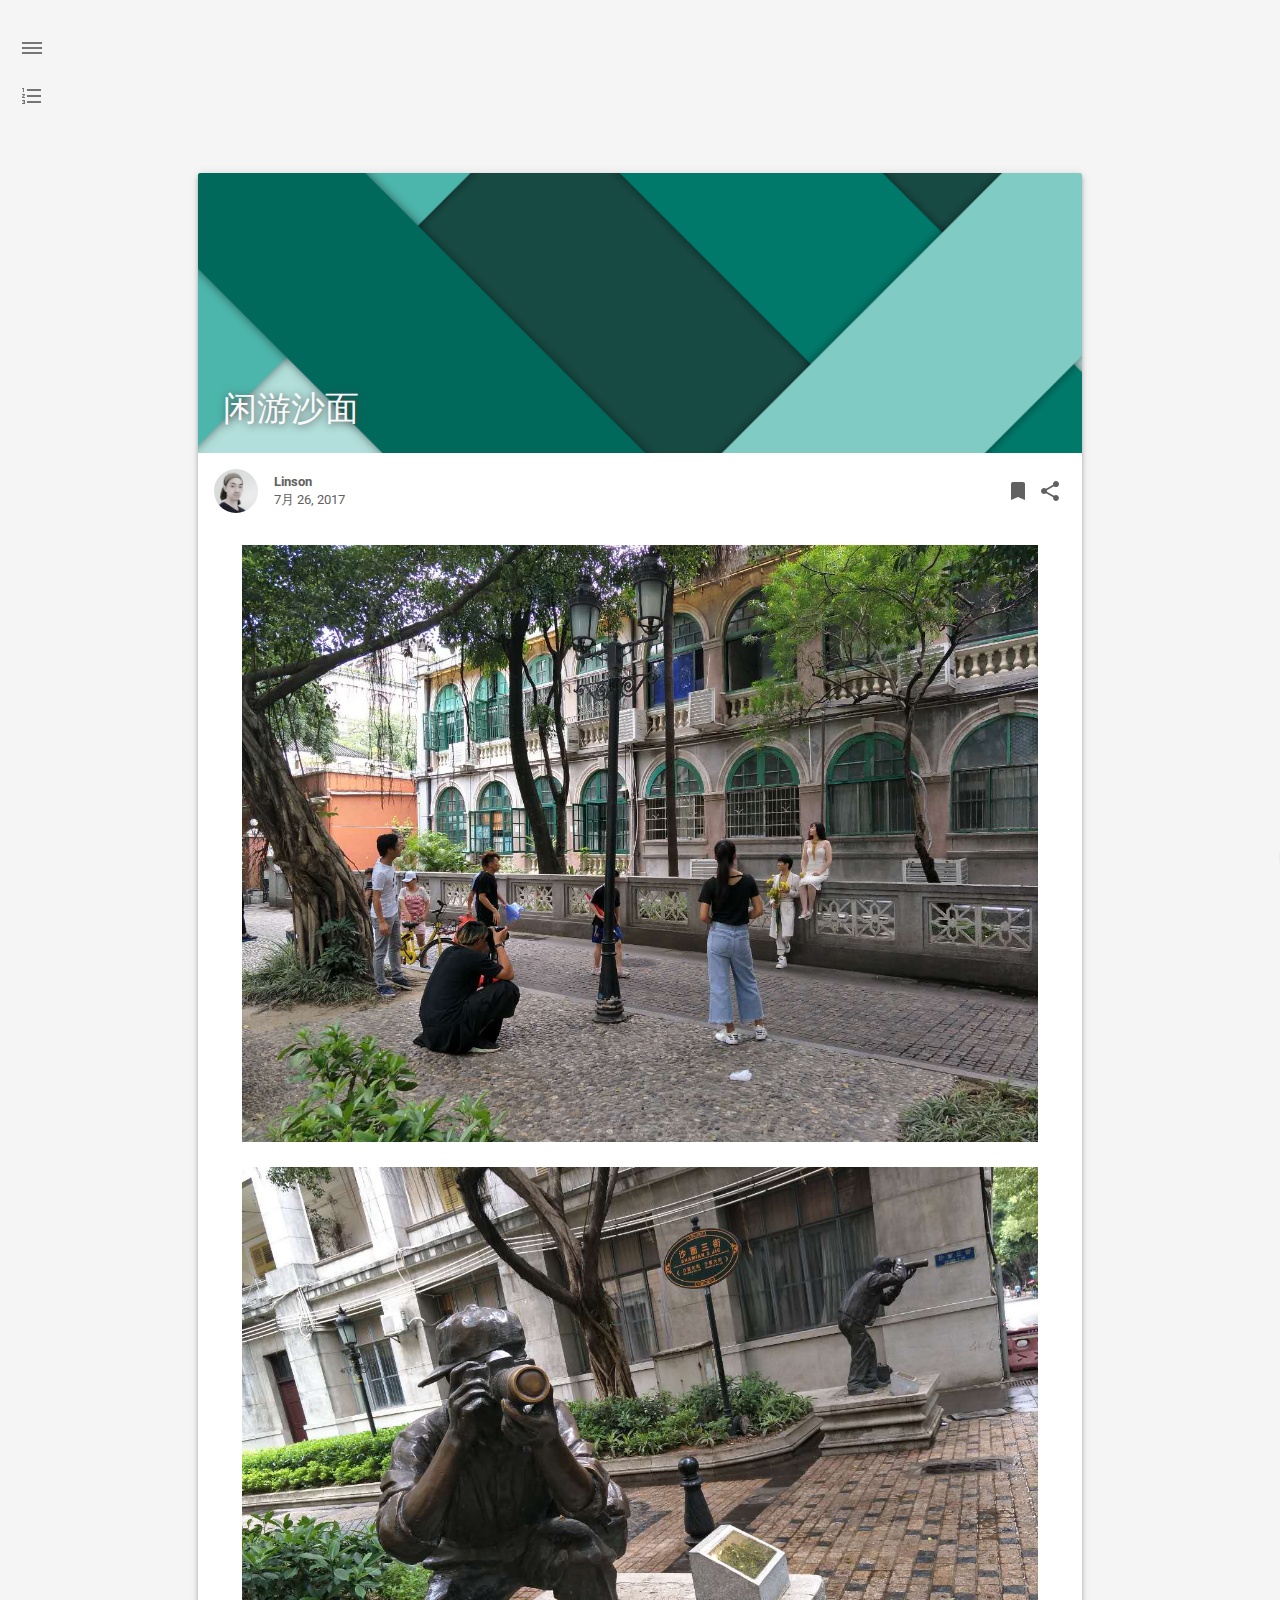
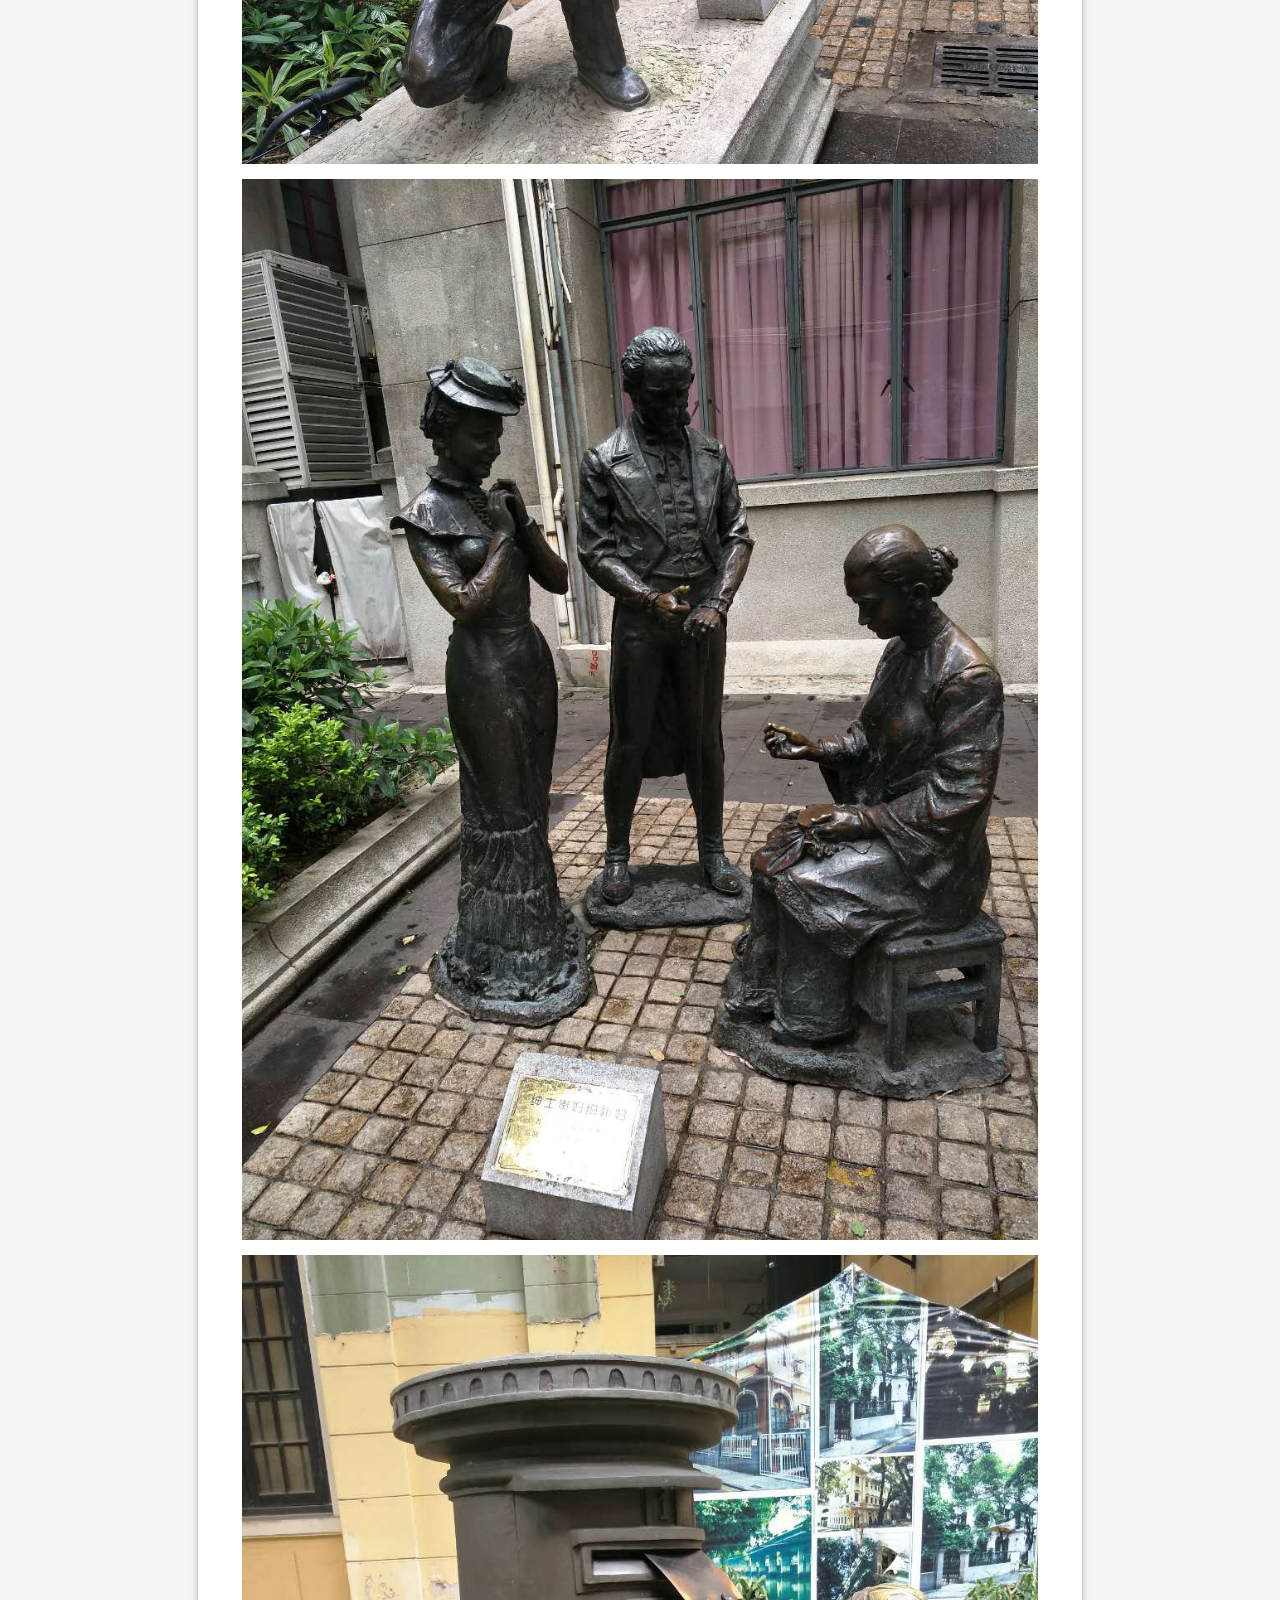
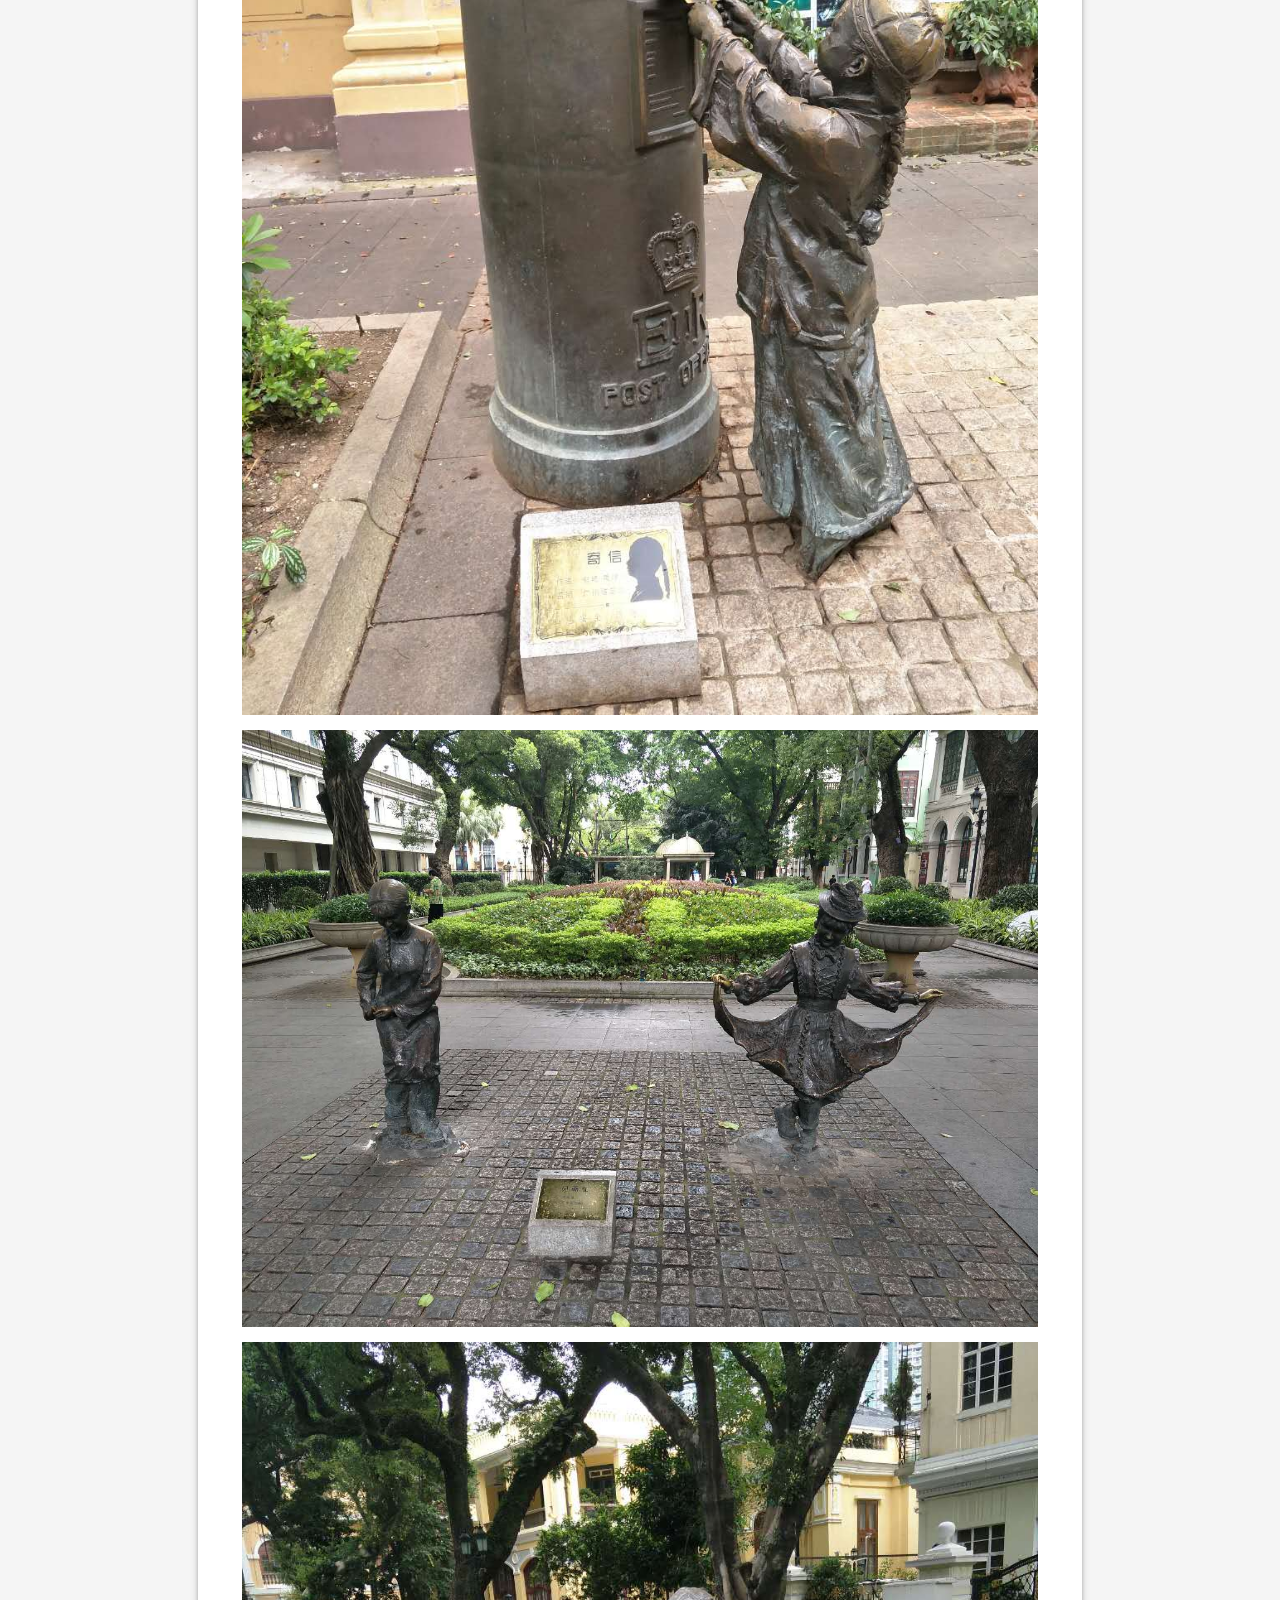
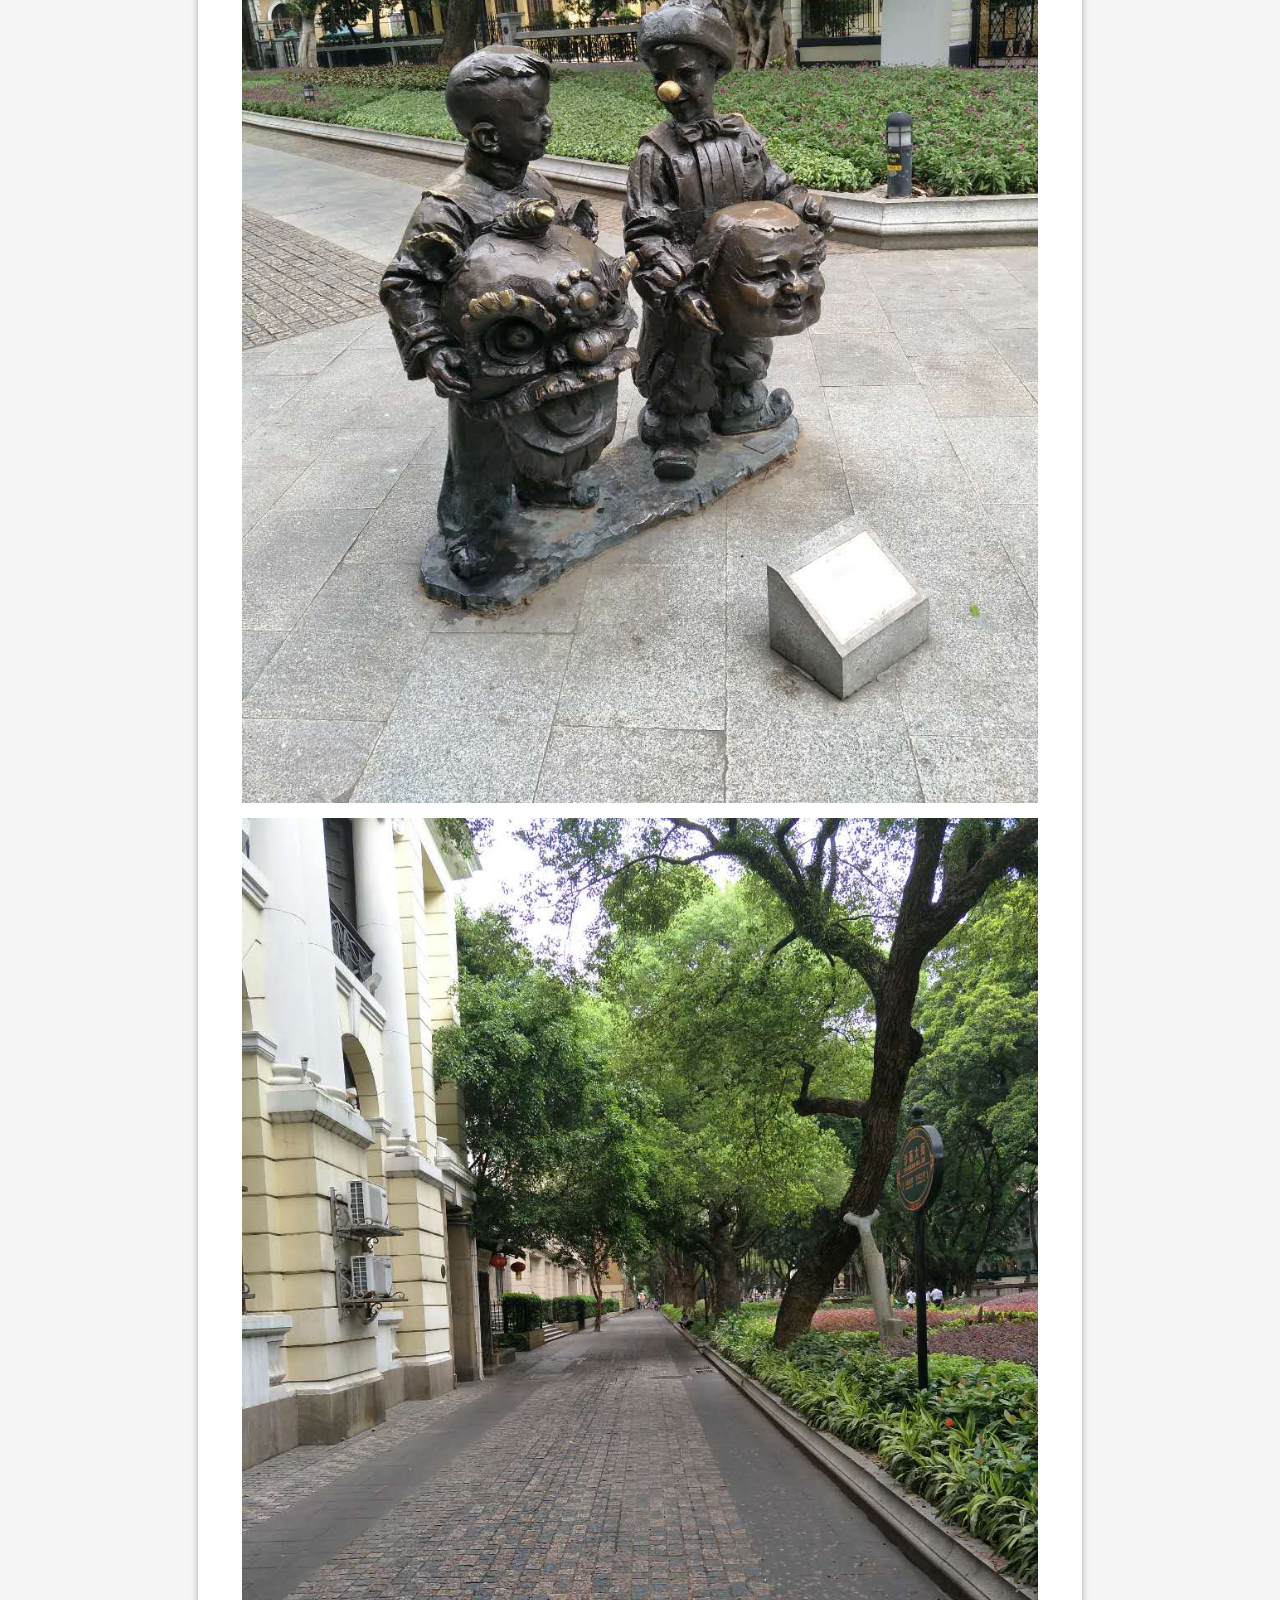
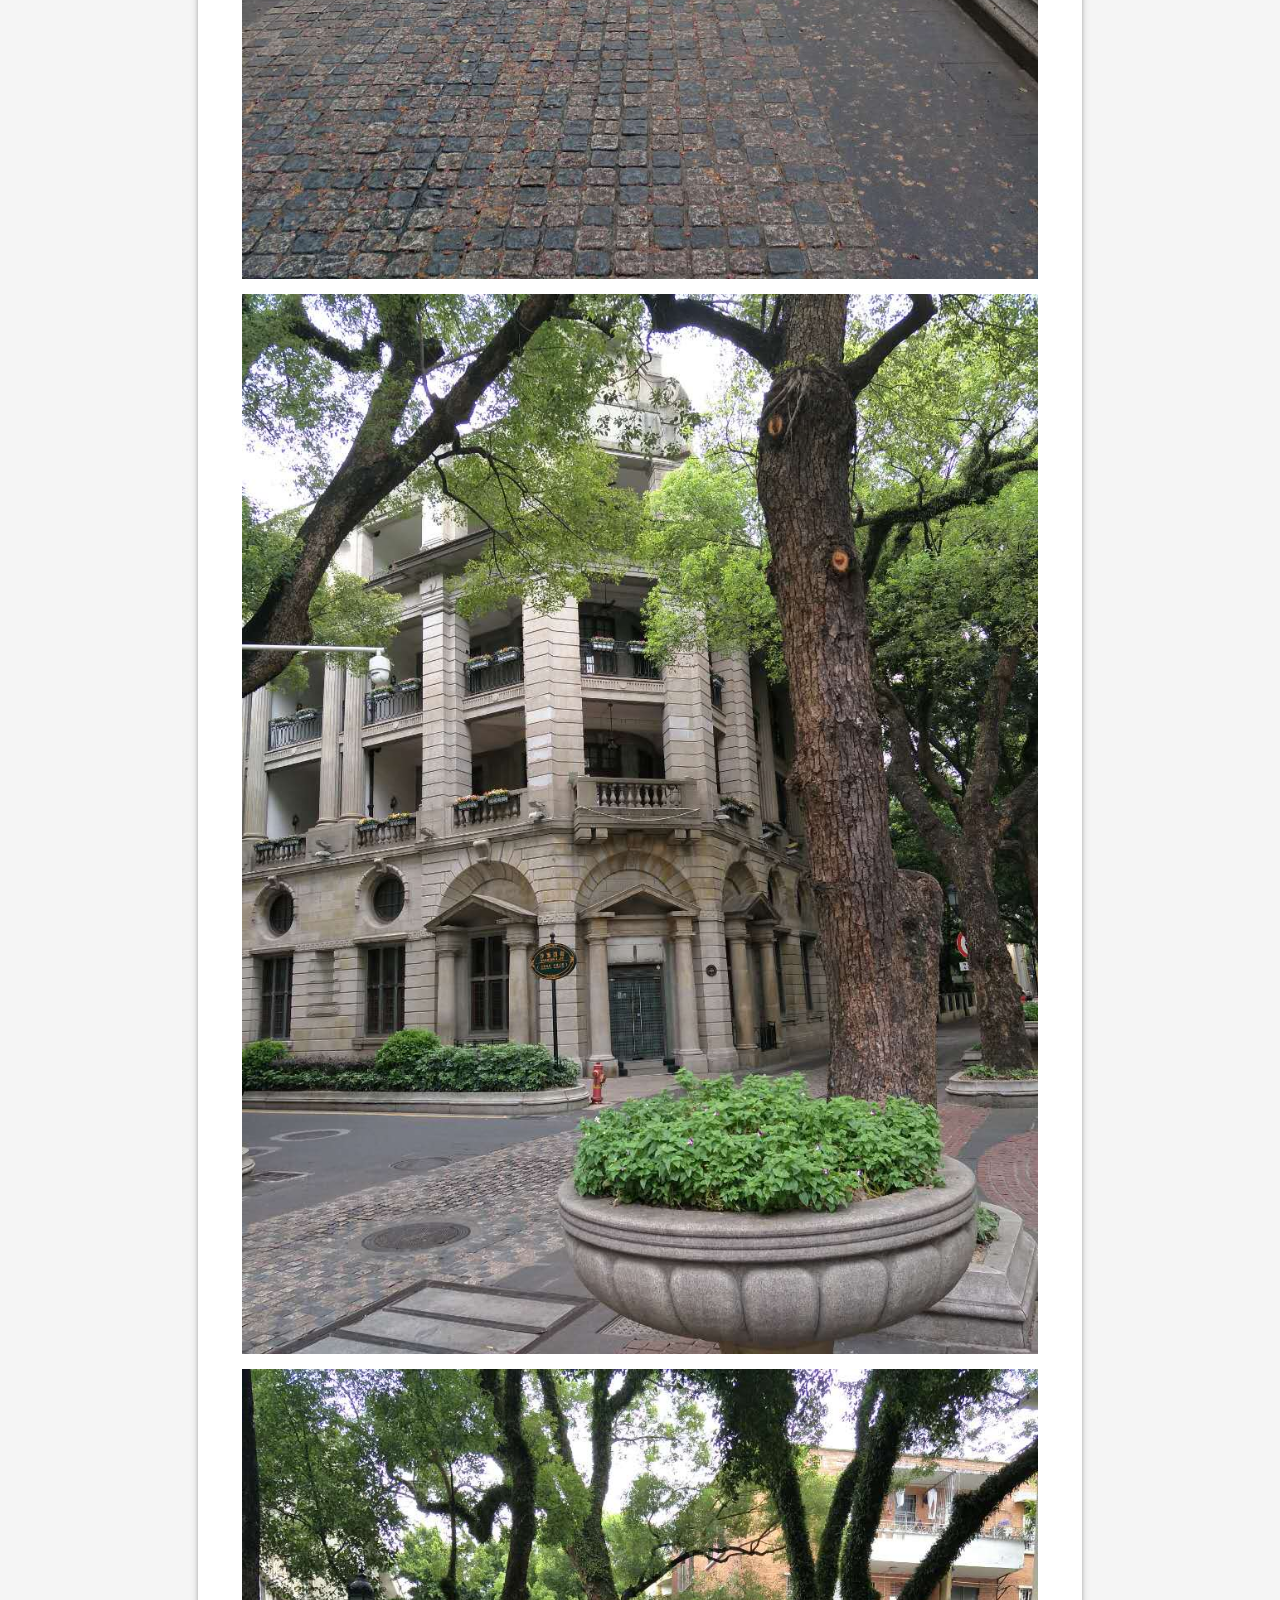
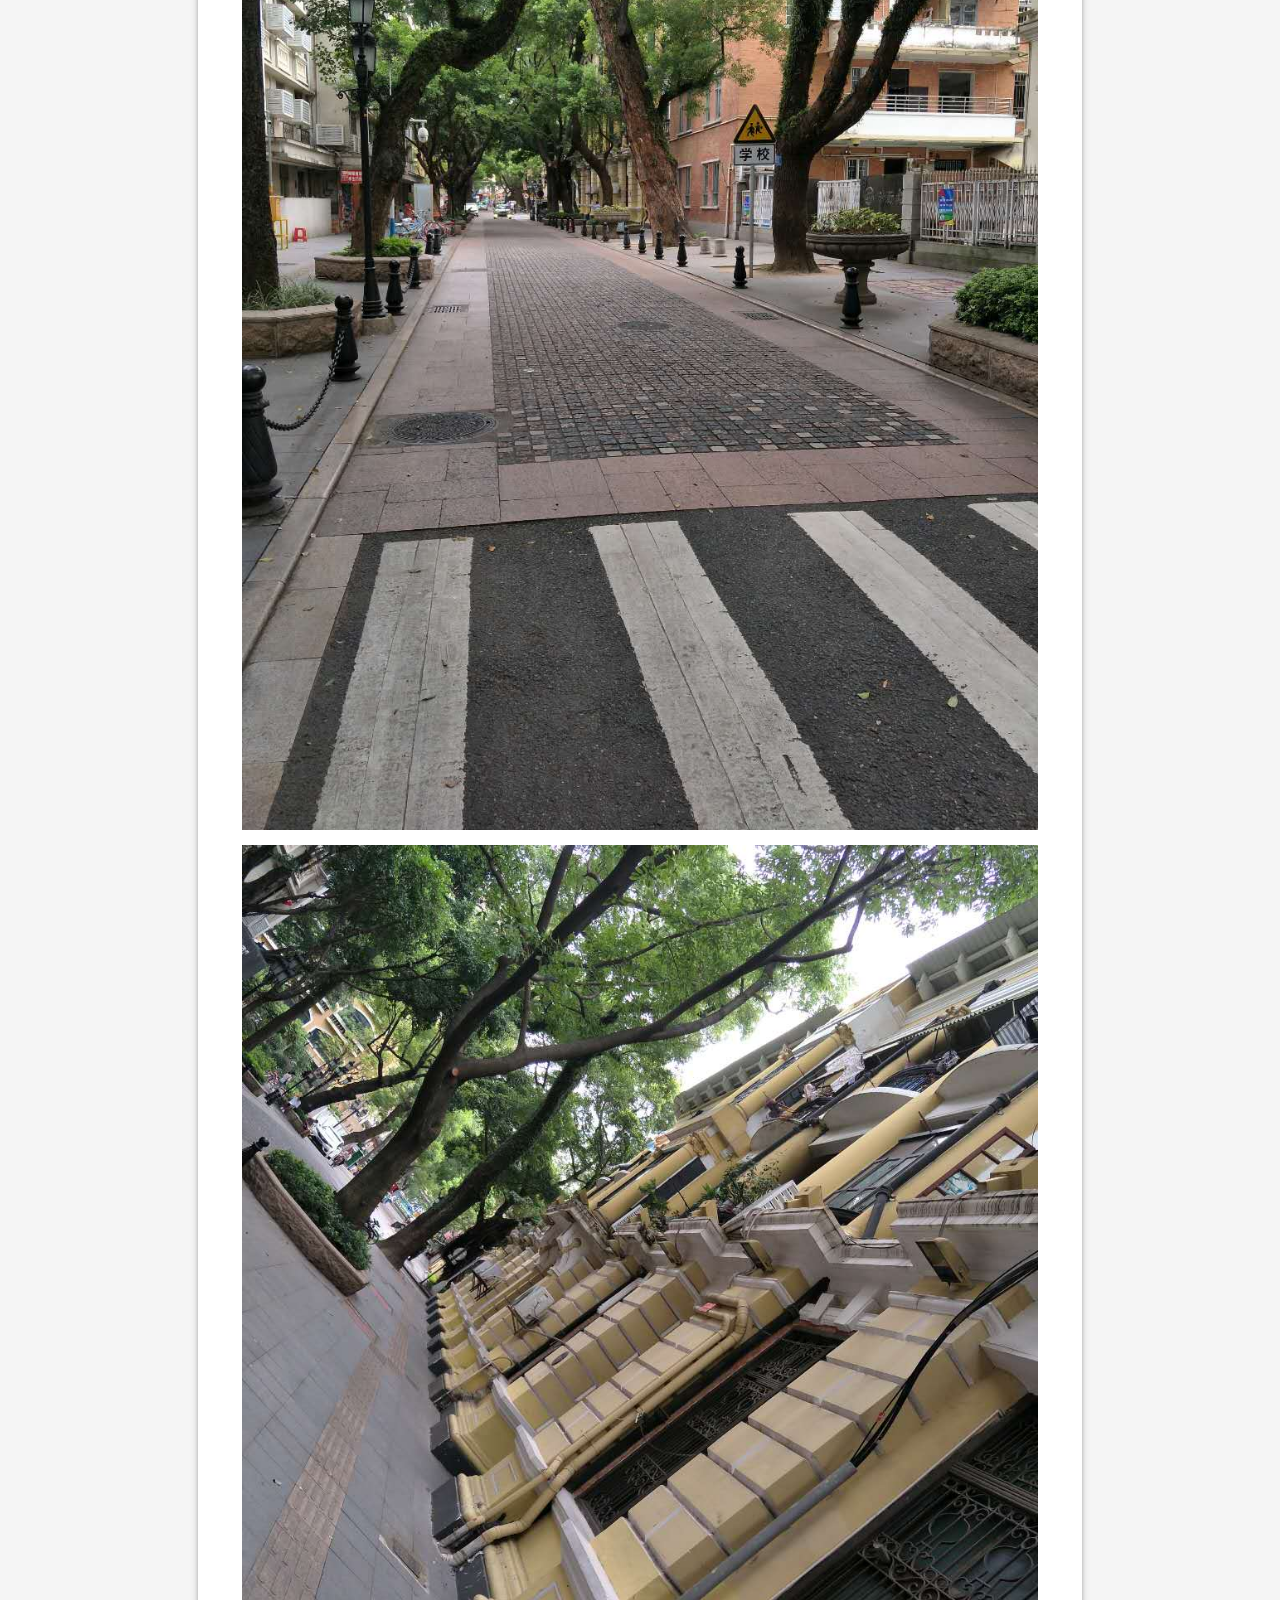
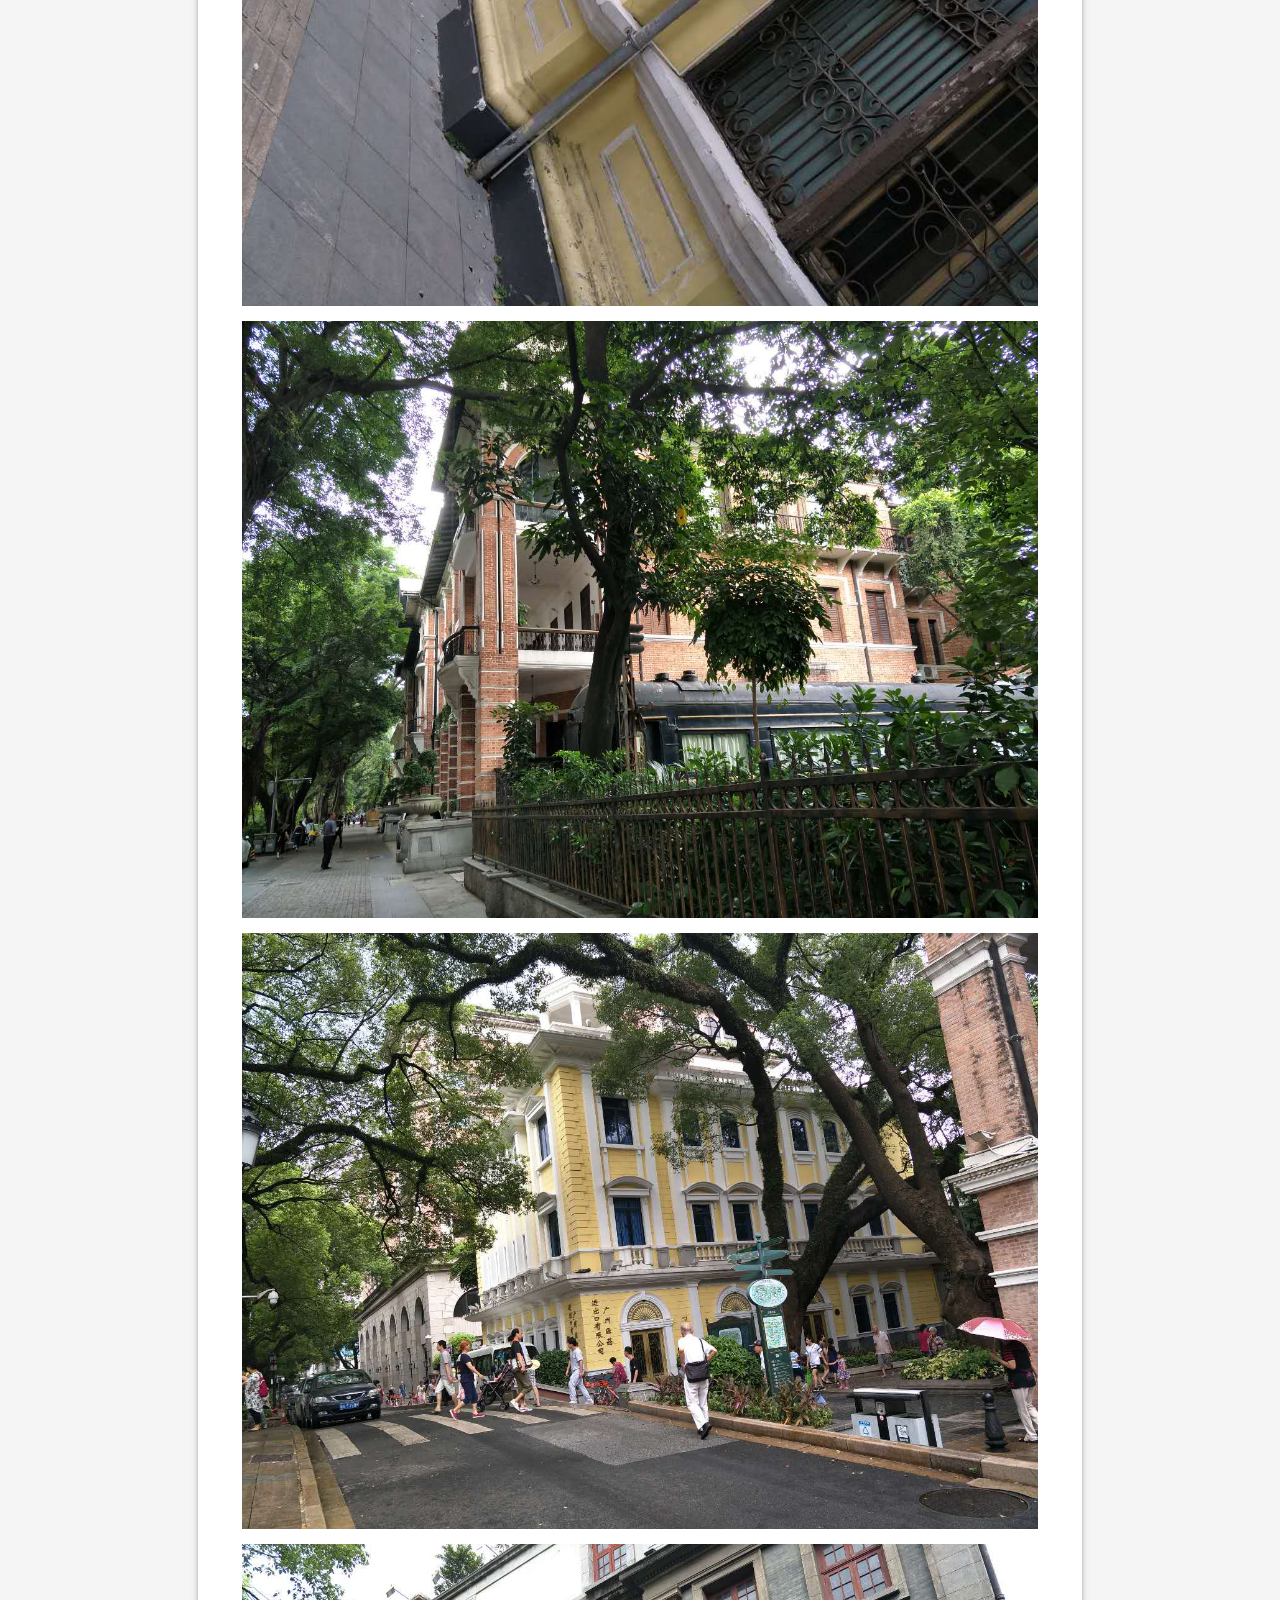
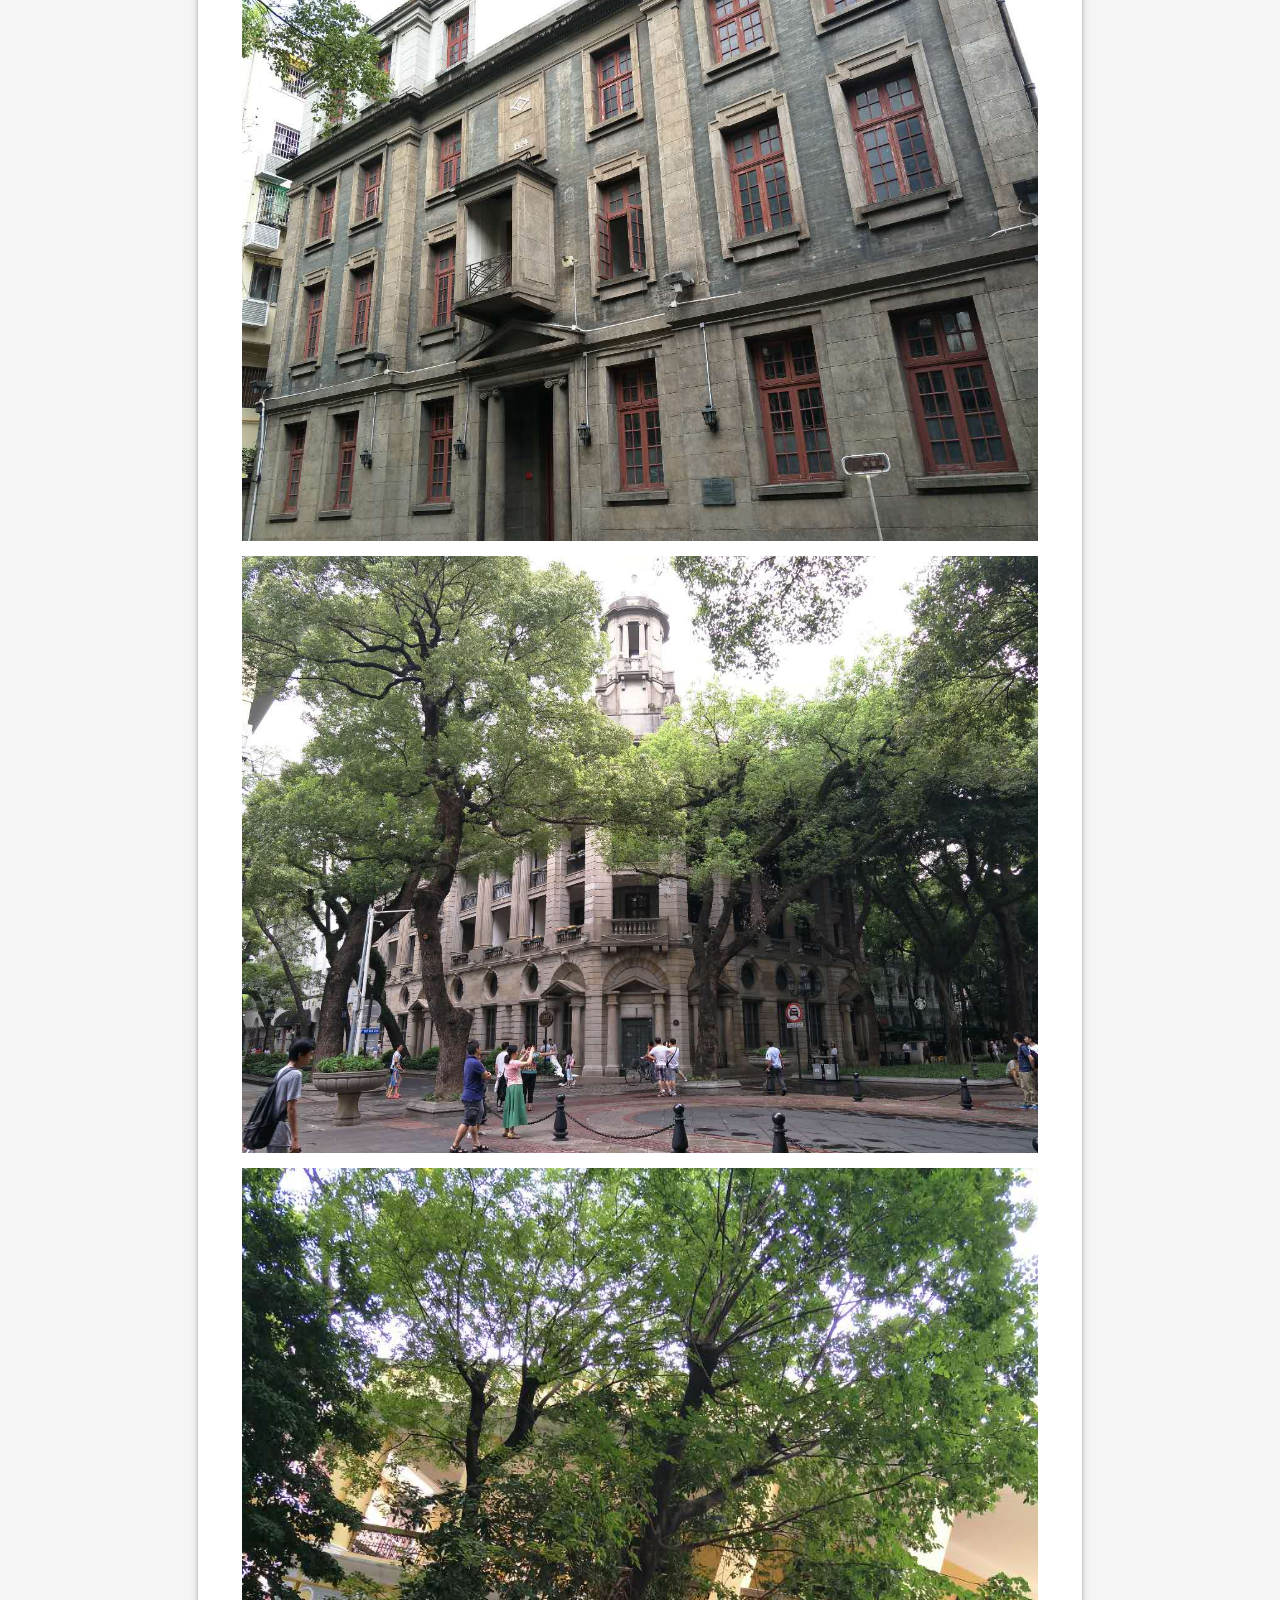
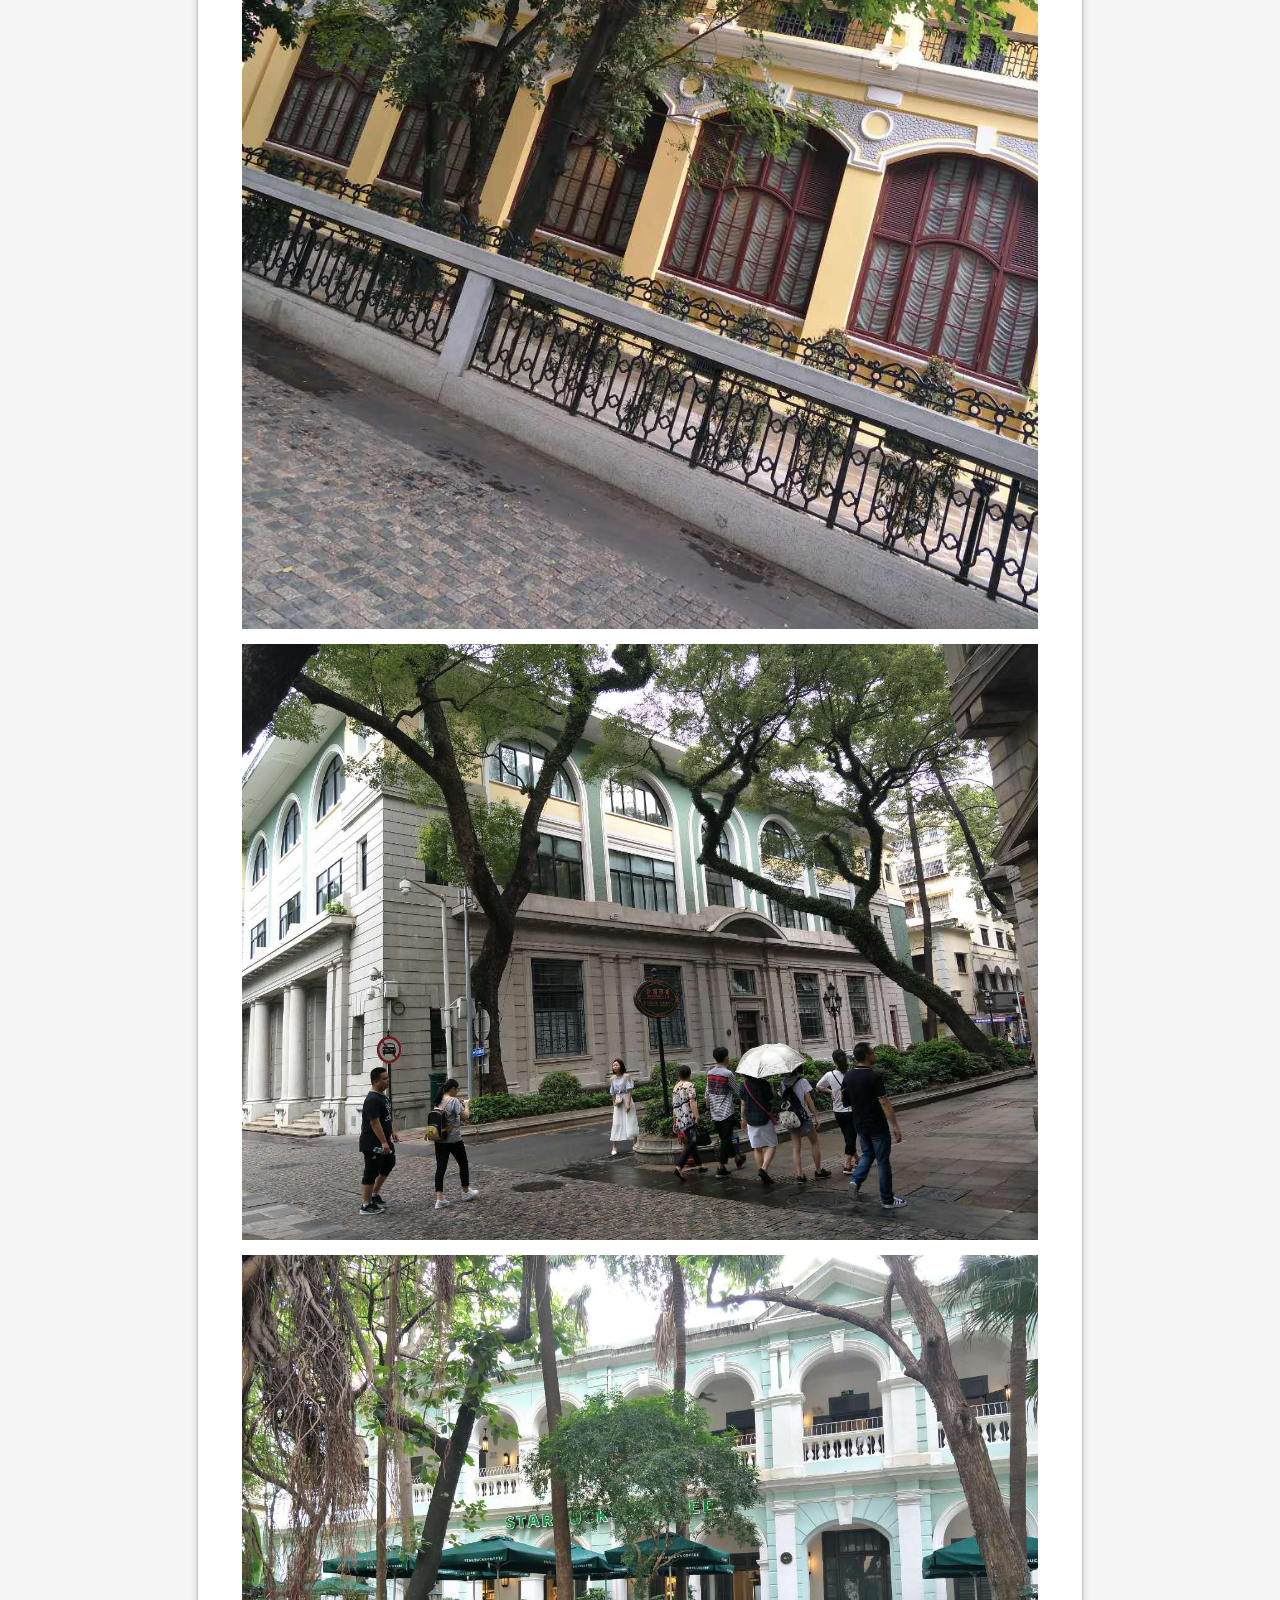
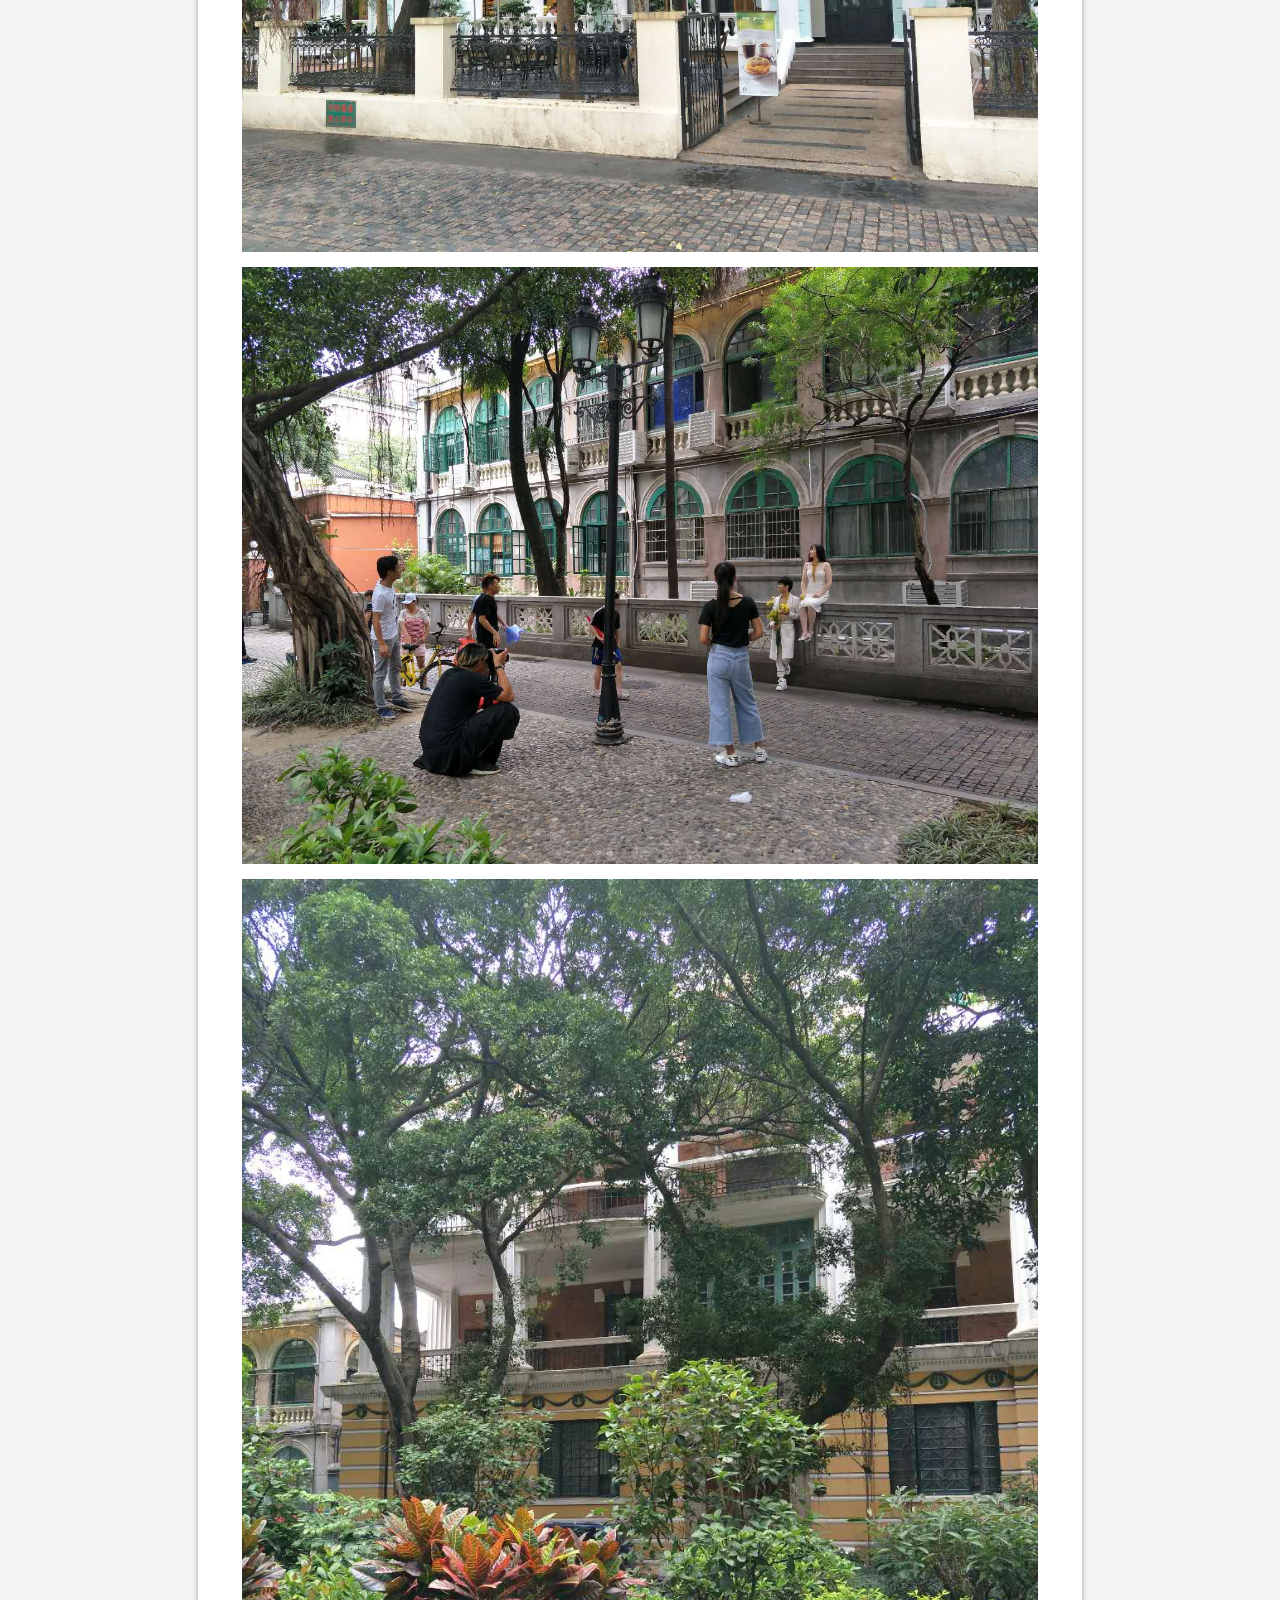
<file: 2017/07/26/闲游沙面/index.html>
<!DOCTYPE html>
<html style="display: none;" lang="zh">
    <head>
    <meta charset="utf-8">
    <!--
        © Material Theme
        https://github.com/viosey/hexo-theme-material
        Version: 1.4.0 -->
    <script>window.materialVersion = "1.4.0"</script>

    <!-- Title -->
    
    <title>
        
            闲游沙面 | 
        
        Linson Blog
    </title>

    <!-- dns prefetch -->
    <meta http-equiv="x-dns-prefetch-control" content="on">
    
    
    
    
    
    
    
    
    
    

    <!-- Meta & Info -->
    <meta http-equiv="X-UA-Compatible">
    <meta name="viewport" content="width=device-width, initial-scale=1, user-scalable=no">
    <meta name="theme-color" content="#0097A7">
    <meta name="author" content="Linson">
    <meta name="description" itemprop="description" content="">
    <meta name="keywords" content="null">

    <!-- Site Verification -->
    
    

    <!-- Favicons -->
    <link rel="icon shortcut" type="image/ico" href="/img/favicon.png">
    <link rel="icon" sizes="192x192" href="/img/favicon.png">
    <link rel="apple-touch-icon" href="/img/favicon.png">

    <!--iOS -->
    <meta name="apple-mobile-web-app-title" content="Title">
    <meta name="apple-mobile-web-app-capable" content="yes">
    <meta name="apple-mobile-web-app-status-bar-style" content="black">
    <meta name="HandheldFriendly" content="True">
    <meta name="MobileOptimized" content="480">

    <!-- Add to homescreen for Chrome on Android -->
    <meta name="mobile-web-app-capable" content="yes">

    <!-- Add to homescreen for Safari on iOS -->
    <meta name="apple-mobile-web-app-capable" content="yes">
    <meta name="apple-mobile-web-app-status-bar-style" content="black">
    <meta name="apple-mobile-web-app-title" content="Linson Blog">

    <!-- The Open Graph protocol -->
    <meta property="og:url" content="http://www.linjq.com">
    <meta property="og:type" content="blog">
    <meta property="og:title" content="闲游沙面 | Linson Blog">
    <meta property="og:image" content="/img/favicon.png" />
    <meta property="og:description" content="">
    

    
        <meta property="article:published_time" content="7月 26, 2017" />
        <meta property="article:modified_time" content="7月 26, 2017" />
    

    <!-- The Twitter Card protocol -->
    <meta name="twitter:title" content="闲游沙面 | Linson Blog">
    <meta name="twitter:description" content="">
    <meta name="twitter:image" content="/img/favicon.png">
    <meta name="twitter:card" content="summary_large_image" />
    <meta name="twitter:url" content="http://www.linjq.com" />

    <!-- Add canonical link for SEO -->
    
        <link rel="canonical" href="http://www.linjq.com/2017/07/26/闲游沙面/index.html" />
    

    <!-- Structured-data for SEO -->
    
        


<script type="application/ld+json">
{
    "@context": "https://schema.org",
    "@type": "Article",
    "publisher": {
        "@type": "Organization",
        "name": "Linson Blog",
        "logo": "/img/favicon.png"
    },
    "author": {
        "@type": "Person",
        "name": "Linson",
        "image": {
            "@type": "ImageObject",
            "url": "/img/favicon.png"
        },
        "description": "Hi, nice to meet you"
    },
    "headline": "闲游沙面",
    "url": "http://www.linjq.com/2017/07/26/闲游沙面/index.html",
    "datePublished": "7月 26, 2017",
    "dateModified": "7月 26, 2017",
    "description": "",
    "mainEntityOfPage": {
        "@type": "WebPage",
        "@id": "http://www.linjq.com"
    }
}
</script>


    

    <!--[if lte IE 9]>
        <link rel="stylesheet" href="/css/ie-blocker.css">

        
            <script src="/js/ie-blocker.zhCN.js"></script>
        
    <![endif]-->

    <!-- Import lsloader -->
    <script>(function(){window.lsloader={jsRunSequence:[],jsnamemap:{},cssnamemap:{}};lsloader.removeLS=function(key){try{localStorage.removeItem(key)}catch(e){}};lsloader.setLS=function(key,val){try{localStorage.setItem(key,val)}catch(e){}};lsloader.getLS=function(key){var val="";try{val=localStorage.getItem(key)}catch(e){val=""}return val};versionString="/*"+materialVersion+"*/";lsloader.clean=function(){try{var keys=[];for(var i=0;i<localStorage.length;i++){keys.push(localStorage.key(i))}keys.forEach(function(key){var data=lsloader.getLS(key);if(data&&data.indexOf(versionString)===-1){lsloader.removeLS(key)}})}catch(e){}};lsloader.clean();lsloader.load=function(jsname,jspath,cssonload){cssonload=cssonload||function(){};var code;code=this.getLS(jsname);if(code&&code.indexOf(versionString)===-1){this.removeLS(jsname);this.requestResource(jsname,jspath,cssonload);return}if(code){var versionNumber=code.split(versionString)[0];if(versionNumber!=jspath){console.log("reload:"+jspath);this.removeLS(jsname);this.requestResource(jsname,jspath,cssonload);return}code=code.split(versionString)[1];if(/\.js?.+$/.test(versionNumber)){this.jsRunSequence.push({name:jsname,code:code});this.runjs(jspath,jsname,code)}else{document.getElementById(jsname).appendChild(document.createTextNode(code));cssonload()}}else{this.requestResource(jsname,jspath,cssonload)}};lsloader.requestResource=function(name,path,cssonload){var that=this;if(/\.js?.+$/.test(path)){this.iojs(path,name,function(path,name,code){that.setLS(name,path+versionString+code);that.runjs(path,name,code)})}else if(/\.css?.+$/.test(path)){this.iocss(path,name,function(code){document.getElementById(name).appendChild(document.createTextNode(code));that.setLS(name,path+versionString+code)},cssonload)}};lsloader.iojs=function(path,jsname,callback){var that=this;that.jsRunSequence.push({name:jsname,code:""});try{var xhr=new XMLHttpRequest;xhr.open("get",path,true);xhr.onreadystatechange=function(){if(xhr.readyState==4){if(xhr.status>=200&&xhr.status<300||xhr.status==304){if(xhr.response!=""){callback(path,jsname,xhr.response);return}}that.jsfallback(path,jsname)}};xhr.send(null)}catch(e){that.jsfallback(path,jsname)}};lsloader.iocss=function(path,jsname,callback,cssonload){var that=this;try{var xhr=new XMLHttpRequest;xhr.open("get",path,true);xhr.onreadystatechange=function(){if(xhr.readyState==4){if(xhr.status>=200&&xhr.status<300||xhr.status==304){if(xhr.response!=""){callback(xhr.response);cssonload();return}}that.cssfallback(path,jsname,cssonload)}};xhr.send(null)}catch(e){that.cssfallback(path,jsname,cssonload)}};lsloader.iofonts=function(path,jsname,callback,cssonload){var that=this;try{var xhr=new XMLHttpRequest;xhr.open("get",path,true);xhr.onreadystatechange=function(){if(xhr.readyState==4){if(xhr.status>=200&&xhr.status<300||xhr.status==304){if(xhr.response!=""){callback(xhr.response);cssonload();return}}that.cssfallback(path,jsname,cssonload)}};xhr.send(null)}catch(e){that.cssfallback(path,jsname,cssonload)}};lsloader.runjs=function(path,name,code){if(!!name&&!!code){for(var k in this.jsRunSequence){if(this.jsRunSequence[k].name==name){this.jsRunSequence[k].code=code}}}if(!!this.jsRunSequence[0]&&!!this.jsRunSequence[0].code&&this.jsRunSequence[0].status!="failed"){var script=document.createElement("script");script.appendChild(document.createTextNode(this.jsRunSequence[0].code));script.type="text/javascript";document.getElementsByTagName("head")[0].appendChild(script);this.jsRunSequence.shift();if(this.jsRunSequence.length>0){this.runjs()}}else if(!!this.jsRunSequence[0]&&this.jsRunSequence[0].status=="failed"){var that=this;var script=document.createElement("script");script.src=this.jsRunSequence[0].path;script.type="text/javascript";this.jsRunSequence[0].status="loading";script.onload=function(){that.jsRunSequence.shift();if(that.jsRunSequence.length>0){that.runjs()}};document.body.appendChild(script)}};lsloader.tagLoad=function(path,name){this.jsRunSequence.push({name:name,code:"",path:path,status:"failed"});this.runjs()};lsloader.jsfallback=function(path,name){if(!!this.jsnamemap[name]){return}else{this.jsnamemap[name]=name}for(var k in this.jsRunSequence){if(this.jsRunSequence[k].name==name){this.jsRunSequence[k].code="";this.jsRunSequence[k].status="failed";this.jsRunSequence[k].path=path}}this.runjs()};lsloader.cssfallback=function(path,name,cssonload){if(!!this.cssnamemap[name]){return}else{this.cssnamemap[name]=1}var link=document.createElement("link");link.type="text/css";link.href=path;link.rel="stylesheet";link.onload=link.onerror=cssonload;var root=document.getElementsByTagName("script")[0];root.parentNode.insertBefore(link,root)};lsloader.runInlineScript=function(scriptId,codeId){var code=document.getElementById(codeId).innerText;this.jsRunSequence.push({name:scriptId,code:code});this.runjs()};lsloader.loadCombo=function(jslist){var updateList="";var requestingModules={};for(var k in jslist){var LS=this.getLS(jslist[k].name);if(!!LS){var version=LS.split(versionString)[0];var code=LS.split(versionString)[1]}else{var version=""}if(version==jslist[k].path){this.jsRunSequence.push({name:jslist[k].name,code:code,path:jslist[k].path})}else{this.jsRunSequence.push({name:jslist[k].name,code:null,path:jslist[k].path,status:"comboloading"});requestingModules[jslist[k].name]=true;updateList+=(updateList==""?"":";")+jslist[k].path}}var that=this;if(!!updateList){var xhr=new XMLHttpRequest;xhr.open("get",combo+updateList,true);xhr.onreadystatechange=function(){if(xhr.readyState==4){if(xhr.status>=200&&xhr.status<300||xhr.status==304){if(xhr.response!=""){that.runCombo(xhr.response,requestingModules);return}}else{for(var i in that.jsRunSequence){if(requestingModules[that.jsRunSequence[i].name]){that.jsRunSequence[i].status="failed"}}that.runjs()}}};xhr.send(null)}this.runjs()};lsloader.runCombo=function(comboCode,requestingModules){comboCode=comboCode.split("/*combojs*/");comboCode.shift();for(var k in this.jsRunSequence){if(!!requestingModules[this.jsRunSequence[k].name]&&!!comboCode[0]){this.jsRunSequence[k].status="comboJS";this.jsRunSequence[k].code=comboCode[0];this.setLS(this.jsRunSequence[k].name,this.jsRunSequence[k].path+versionString+comboCode[0]);comboCode.shift()}}this.runjs()}})();</script>

    <!-- Import CSS & jQuery -->
    
        <style id="css/material.min.css"></style><script>if(typeof window.lsLoadCSSMaxNums === "undefined")window.lsLoadCSSMaxNums = 0;window.lsLoadCSSMaxNums++;lsloader.load("css/material.min.css","/css/material.min.css?fJTiM/K1J3dWIruo3pxtAw==",function(){if(typeof window.lsLoadCSSNums === "undefined")window.lsLoadCSSNums = 0;window.lsLoadCSSNums++;if(window.lsLoadCSSNums == window.lsLoadCSSMaxNums)document.documentElement.style.display="";})</script>
        <style id="css/style.min.css"></style><script>if(typeof window.lsLoadCSSMaxNums === "undefined")window.lsLoadCSSMaxNums = 0;window.lsLoadCSSMaxNums++;lsloader.load("css/style.min.css","/css/style.min.css?oCSEO3ST+aEypEwttTDI9g==",function(){if(typeof window.lsLoadCSSNums === "undefined")window.lsLoadCSSNums = 0;window.lsLoadCSSNums++;if(window.lsLoadCSSNums == window.lsLoadCSSMaxNums)document.documentElement.style.display="";})</script>
        
        
            <style>
    
    
    
    
    .footer-sns-weibo {
        background-image: url([data-uri]);
    }
    
    
    
    
    .footer-sns-github {
        background-image: url([data-uri]);
    }
    
    
    
    .footer-sns-zhihu {
        background-image: url([data-uri]);
    }
    
    
    
</style>

        
        <!-- Config CSS -->

<!-- Other Styles -->
<style>
  body, html {
    font-family: Roboto, "Helvetica Neue", Helvetica, "PingFang SC", "Hiragino Sans GB", "Microsoft YaHei", "微软雅黑", Arial, sans-serif;
  }

  a {
    color: #00838F;
  }

  .mdl-card__media,
  #search-label,
  #search-form-label:after,
  #scheme-Paradox .hot_tags-count,
  #scheme-Paradox .sidebar_archives-count,
  #scheme-Paradox .sidebar-colored .sidebar-header,
  #scheme-Paradox .sidebar-colored .sidebar-badge{
    background-color: #0097A7 !important;
  }

  /* Sidebar User Drop Down Menu Text Color */
  #scheme-Paradox .sidebar-colored .sidebar-nav>.dropdown>.dropdown-menu>li>a:hover,
  #scheme-Paradox .sidebar-colored .sidebar-nav>.dropdown>.dropdown-menu>li>a:focus {
    color: #0097A7 !important;
  }

  #post_entry-right-info,
  .sidebar-colored .sidebar-nav li:hover > a,
  .sidebar-colored .sidebar-nav li:hover > a i,
  .sidebar-colored .sidebar-nav li > a:hover,
  .sidebar-colored .sidebar-nav li > a:hover i,
  .sidebar-colored .sidebar-nav li > a:focus i,
  .sidebar-colored .sidebar-nav > .open > a,
  .sidebar-colored .sidebar-nav > .open > a:hover,
  .sidebar-colored .sidebar-nav > .open > a:focus,
  #ds-reset #ds-ctx .ds-ctx-entry .ds-ctx-head a {
    color: #0097A7 !important;
  }

  .toTop {
    background: #757575 !important;
  }

  .material-layout .material-post>.material-nav,
  .material-layout .material-index>.material-nav,
  .material-nav a {
    color: #757575;
  }

  #scheme-Paradox .MD-burger-layer {
    background-color: #757575;
  }

  #scheme-Paradox #post-toc-trigger-btn {
    color: #757575;
  }

  .post-toc a:hover {
    color: #00838F;
    text-decoration: underline;
  }

</style>


<!-- Theme Background Related-->

    <style>
      body{
        background-color: #F5F5F5;
      }

      /* blog_info bottom background */
      #scheme-Paradox .material-layout .something-else .mdl-card__supporting-text{
        background-color: #fff;
      }
    </style>




<!-- Fade Effect -->

    <style>
      .fade {
        transition: all 800ms linear;
        -webkit-transform: translate3d(0,0,0);
        -moz-transform: translate3d(0,0,0);
        -ms-transform: translate3d(0,0,0);
        -o-transform: translate3d(0,0,0);
        transform: translate3d(0,0,0);
        opacity: 1;
      }

      .fade.out{
        opacity: 0;
      }
    </style>


<!-- Import Font -->

    <link href="https://fonts.googleapis.com/css?family=Roboto:300,400,500" rel="stylesheet">
    <link href="https://fonts.googleapis.com/icon?family=Material+Icons"rel="stylesheet">


        <script>lsloader.load("js/jquery.min.js","/js/jquery.min.js?qcusAULNeBksqffqUM2+Ig==")</script>
    
    
    <script>function Queue(){this.dataStore=[];this.offer=b;this.poll=d;this.execNext=a;this.debug=false;this.startDebug=c;function b(e){if(this.debug){console.log("Offered a Queued Function.")}if(typeof e==="function"){this.dataStore.push(e)}else{console.log("You must offer a function.")}}function d(){if(this.debug){console.log("Polled a Queued Function.")}return this.dataStore.shift()}function a(){var e=this.poll();if(e!==undefined){if(this.debug){console.log("Run a Queued Function.")}e()}}function c(){this.debug=true}}var queue=new Queue();</script>

    <!-- Analytics -->
    

    <!-- Custom Head -->
    
</head>


    
        <body id="scheme-Paradox" class="lazy">
            <div class="material-layout  mdl-js-layout has-drawer is-upgraded">
                

                <!-- Main Container -->
                <main class="material-layout__content" id="main">

                    <!-- Top Anchor -->
                    <div id="top"></div>

                    
                        <!-- Hamburger Button -->
                        <button class="MD-burger-icon sidebar-toggle">
                            <span class="MD-burger-layer"></span>
                        </button>
                    

                    <!-- Post TOC -->

    
    <!-- Back Button -->
    <!--
    <div class="material-back" id="backhome-div" tabindex="0">
        <a class="mdl-button mdl-js-button mdl-js-ripple-effect mdl-button--icon"
           href="#" onclick="window.history.back();return false;"
           target="_self"
           role="button"
           data-upgraded=",MaterialButton,MaterialRipple">
            <i class="material-icons" role="presentation">arrow_back</i>
            <span class="mdl-button__ripple-container">
                <span class="mdl-ripple"></span>
            </span>
        </a>
    </div>
    -->

    <!-- Left aligned menu below button -->
    <button id="post-toc-trigger-btn"
        class="mdl-button mdl-js-button mdl-button--icon">
        <i class="material-icons">format_list_numbered</i>
    </button>

    
    <ul class="post-toc-wrap mdl-menu mdl-menu--bottom-left mdl-js-menu mdl-js-ripple-effect" for="post-toc-trigger-btn" style="max-height:80vh; overflow-y:scroll;">
        
        <!--
        <li class="mdl-menu__item">
            Some Action
        </li>
        -->
    </ul>
    





<!-- Layouts -->

    <!-- Post Module -->
    <div class="material-post_container">

        <div class="material-post mdl-grid">
            <div class="mdl-card mdl-shadow--4dp mdl-cell mdl-cell--12-col">

                <!-- Post Header(Thumbnail & Title) -->
                
    <!-- Paradox Post Header -->
    
        
            <!-- Random Thumbnail -->
            <div class="post_thumbnail-random mdl-card__media mdl-color-text--grey-50">
            <script type="text/ls-javascript" id="post-thumbnail-script">
    var randomNum = Math.floor(Math.random() * 19 + 1);

    $('.post_thumbnail-random').attr('data-original', '/img/random/material-' + randomNum + '.png');
    $('.post_thumbnail-random').addClass('lazy');
</script>

        
    
            <p class="article-headline-p">
                闲游沙面
            </p>
        </div>





                
                    <!-- Paradox Post Info -->
                    <div class="mdl-color-text--grey-700 mdl-card__supporting-text meta">

    <!-- Author Avatar -->
    <div id="author-avatar">
        <img src="/img/avatar.png" width="44px" height="44px" alt="Author Avatar"/>
    </div>
    <!-- Author Name & Date -->
    <div>
        <strong>Linson</strong>
        <span>7月 26, 2017</span>
    </div>

    <div class="section-spacer"></div>

    <!-- Favorite -->
    <!--
        <button id="article-functions-like-button" class="mdl-button mdl-js-button mdl-js-ripple-effect mdl-button--icon btn-like">
            <i class="material-icons" role="presentation">favorite</i>
            <span class="visuallyhidden">favorites</span>
        </button>
    -->

    <!-- Qrcode -->
    

    <!-- Tags (bookmark) -->
    
    <button id="article-functions-viewtags-button" class="mdl-button mdl-js-button mdl-js-ripple-effect mdl-button--icon">
        <i class="material-icons" role="presentation">bookmark</i>
        <span class="visuallyhidden">bookmark</span>
    </button>
    <ul class="mdl-menu mdl-menu--bottom-right mdl-js-menu mdl-js-ripple-effect" for="article-functions-viewtags-button">
        <li class="mdl-menu__item">
        
    </ul>
    

    <!-- Share -->
    <button id="article-fuctions-share-button" class="mdl-button mdl-js-button mdl-js-ripple-effect mdl-button--icon">
    <i class="material-icons" role="presentation">share</i>
    <span class="visuallyhidden">share</span>
</button>
<ul class="mdl-menu mdl-menu--bottom-right mdl-js-menu mdl-js-ripple-effect" for="article-fuctions-share-button">
    

    

    <!-- Share Weibo -->
    
        <a class="post_share-link" href="http://service.weibo.com/share/share.php?appkey=&title=闲游沙面&url=http://www.linjq.com/2017/07/26/闲游沙面/index.html&pic=&searchPic=false&style=simple" target="_blank">
            <li class="mdl-menu__item">
                分享到微博
            </li>
        </a>
    

    <!-- Share Twitter -->
    
        <a class="post_share-link" href="https://twitter.com/intent/tweet?text=闲游沙面&url=http://www.linjq.com/2017/07/26/闲游沙面/index.html&via=Linson" target="_blank">
            <li class="mdl-menu__item">
                分享到 Twitter
            </li>
        </a>
    

    <!-- Share Facebook -->
    
        <a class="post_share-link" href="https://www.facebook.com/sharer/sharer.php?u=http://www.linjq.com/2017/07/26/闲游沙面/index.html" target="_blank">
            <li class="mdl-menu__item">
                分享到 Facebook
            </li>
        </a>
    

    <!-- Share Google+ -->
    
        <a class="post_share-link" href="https://plus.google.com/share?url=http://www.linjq.com/2017/07/26/闲游沙面/index.html" target="_blank">
            <li class="mdl-menu__item">
                分享到 Google+
            </li>
        </a>
    

    <!-- Share LinkedIn -->
    

    <!-- Share QQ -->
    
        <a class="post_share-link" href="http://connect.qq.com/widget/shareqq/index.html?site=Linson Blog&title=闲游沙面&summary=null&pics=http://www.linjq.com/img/favicon.png&url=http://www.linjq.com/2017/07/26/闲游沙面/index.html" target="_blank">
            <li class="mdl-menu__item">
                分享到 QQ
            </li>
        </a>
    

    <!-- Share Telegram -->
    
</ul>

</div>

                

                <!-- Post Content -->
                <div id="post-content" class="mdl-color-text--grey-700 mdl-card__supporting-text fade out">
    
        <p><img src="/2017/07/26/闲游沙面/17.jpg" alt="沙面之旅"><br><a id="more"></a><br><img src="/2017/07/26/闲游沙面/1.jpg" alt="沙面之旅"></p>
<p><img src="/2017/07/26/闲游沙面/2.jpg" alt="沙面之旅"></p>
<p><img src="/2017/07/26/闲游沙面/3.jpg" alt="沙面之旅"></p>
<p><img src="/2017/07/26/闲游沙面/4.jpg" alt="沙面之旅"></p>
<p><img src="/2017/07/26/闲游沙面/5.jpg" alt="沙面之旅"></p>
<p><img src="/2017/07/26/闲游沙面/6.jpg" alt="沙面之旅"></p>
<p><img src="/2017/07/26/闲游沙面/7.jpg" alt="沙面之旅"></p>
<p><img src="/2017/07/26/闲游沙面/8.jpg" alt="沙面之旅"></p>
<p><img src="/2017/07/26/闲游沙面/9.jpg" alt="沙面之旅"></p>
<p><img src="/2017/07/26/闲游沙面/10.jpg" alt="沙面之旅"></p>
<p><img src="/2017/07/26/闲游沙面/11.jpg" alt="沙面之旅"></p>
<p><img src="/2017/07/26/闲游沙面/12.jpg" alt="沙面之旅"></p>
<p><img src="/2017/07/26/闲游沙面/13.jpg" alt="沙面之旅"></p>
<p><img src="/2017/07/26/闲游沙面/14.jpg" alt="沙面之旅"></p>
<p><img src="/2017/07/26/闲游沙面/15.jpg" alt="沙面之旅"></p>
<p><img src="/2017/07/26/闲游沙面/16.jpg" alt="沙面之旅"></p>
<p><img src="/2017/07/26/闲游沙面/17.jpg" alt="沙面之旅"></p>
<p><img src="/2017/07/26/闲游沙面/18.jpg" alt="沙面之旅"></p>
<p><img src="/2017/07/26/闲游沙面/19.jpg" alt="沙面之旅"></p>
<p><img src="/2017/07/26/闲游沙面/20.jpg" alt="沙面之旅"></p>
<p><img src="/2017/07/26/闲游沙面/23.jpg" alt="沙面之旅"></p>

    

    
</div>


                

                <!-- Post Comments -->
                
                    
    <!-- 使用 DISQUS_CLICK -->
<div id="disqus-comment">
    <div id="disqus_thread"></div>

<!-- add animation -->
<style>
	.disqus_click_btn {
            line-height: 30px;
            margin: 0;
            min-width: 50px;
            padding: 0 14px;
            display: inline-block;
            font-family: "Roboto", "Helvetica", "Arial", sans-serif;
            font-size: 14px;
            font-weight: 400;
            text-transform: uppercase;
            letter-spacing: 0;
            overflow: hidden;
            will-change: box-shadow;
            transition: box-shadow .2s cubic-bezier(.4, 0, 1, 1), background-color .2s cubic-bezier(.4, 0, .2, 1), color .2s cubic-bezier(.4, 0, .2, 1);
            outline: 0;
            cursor: pointer;
            text-decoration: none;
            text-align: center;
            vertical-align: middle;
            border: 0;
            background: rgba(158, 158, 158, .2);
            box-shadow: 0 2px 2px 0 rgba(0, 0, 0, .14), 0 3px 1px -2px rgba(0, 0, 0, .2), 0 1px 5px 0 rgba(0, 0, 0, .12);
            color: #fff;
            background-color: #757575;
            text-shadow: 0
        }
</style>
	
<div class="btn_click_load"> 
    <button class="disqus_click_btn">阅读评论（请确保 disqus 可以正常加载）</button>
</div>

<script type="text/javascript">
    var disqus_config = function () {
        this.page.url = 'http://www.linjq.com/2017/07/26/闲游沙面/';  // Replace PAGE_URL with your page's canonical URL variable
        this.page.identifier = 'http://www.linjq.com/2017/07/26/闲游沙面/'; // Replace PAGE_IDENTIFIER with your page's unique identifier variable
    };
</script>

<script type="text/ls-javascript" id="disqus-lazy-load-script">
    $('.btn_click_load').click(function() {  //click to load comments
        (function() { // DON'T EDIT BELOW THIS LINE
            var d = document;
            var s = d.createElement('script');
            s.src = '//disqus shortname.disqus.com/embed.js';
            s.setAttribute('data-timestamp', + new Date());
            (d.head || d.body).appendChild(s);
        })();
        $('.btn_click_load').css('display','none');
    });
</script>
  	

</div>
<style>
    #disqus-comment{
        background-color: #eee;
        padding: 2pc;
    }
</style>

                
            </div>

            <!-- Post Prev & Next Nav -->
            <nav class="material-nav mdl-color-text--grey-50 mdl-cell mdl-cell--12-col">
    <!-- Prev Nav -->
    
        <a href="/2017/07/26/火炉山一角/" id="post_nav-newer" class="prev-content">
            <button class="mdl-button mdl-js-button mdl-js-ripple-effect mdl-button--icon mdl-color--white mdl-color-text--grey-900" role="presentation">
                <i class="material-icons">arrow_back</i>
            </button>
            &nbsp;&nbsp;&nbsp;&nbsp;&nbsp;&nbsp;
            新篇
        </a>
    

    <!-- Section Spacer -->
    <div class="section-spacer"></div>

    <!-- Next Nav -->
    
</nav>

        </div>
    </div>



                    
                        <!-- Overlay For Active Sidebar -->
<div class="sidebar-overlay"></div>

<!-- Material sidebar -->
<aside id="sidebar" class="sidebar sidebar-colored sidebar-fixed-left" role="navigation">
    <div id="sidebar-main">
        <!-- Sidebar Header -->
        <div class="sidebar-header header-cover" style="background-image: url(/img/sidebar_header.png);">
    <!-- Top bar -->
    <div class="top-bar"></div>

    <!-- Sidebar toggle button -->
    <button type="button" class="sidebar-toggle mdl-button mdl-js-button mdl-js-ripple-effect mdl-button--icon" style="display: initial;" data-upgraded=",MaterialButton,MaterialRipple">
        <i class="material-icons">clear_all</i>
        <span class="mdl-button__ripple-container">
            <span class="mdl-ripple">
            </span>
        </span>
    </button>

    <!-- Sidebar Avatar -->
    <div class="sidebar-image">
        <img src="/img/avatar.png" alt="Linson's avatar">
    </div>

    <!-- Sidebar Email -->
    <a data-toggle="dropdown" class="sidebar-brand" href="#settings-dropdown">
        382673746@qq.com
        <b class="caret"></b>
    </a>
</div>


        <!-- Sidebar Navigation  -->
        <ul class="nav sidebar-nav">
    <!-- User dropdown  -->
    <li class="dropdown">
        <ul id="settings-dropdown" class="dropdown-menu">
            
                <li>
                    <a href="mailto: 382673746@qq.com" target="_blank" title="Email Me">
                        
                            <i class="material-icons sidebar-material-icons sidebar-indent-left1pc-element">email</i>
                        
                        Email Me
                    </a>
                </li>
            
        </ul>
    </li>

    <!-- Homepage -->
    
        <li id="sidebar-first-li">
            <a href="/">
                
                    <i class="material-icons sidebar-material-icons">home</i>
                
                主页
            </a>
        </li>
        
    

    <!-- Archives  -->
    
        <li class="dropdown">
            <a href="#" class="ripple-effect dropdown-toggle" data-toggle="dropdown">
                
                    <i class="material-icons sidebar-material-icons">inbox</i>
                
                    归档
                <b class="caret"></b>
            </a>
            <ul class="dropdown-menu">
            <li>
                <a class="sidebar_archives-link" href="/archives/2017/07/">七月 2017<span class="sidebar_archives-count">3</span></a>
            </ul>
        </li>
        
    

    <!-- Categories  -->
    
        <li class="dropdown">
            <a href="#" class="ripple-effect dropdown-toggle" data-toggle="dropdown">
                
                    <i class="material-icons sidebar-material-icons">chrome_reader_mode</i>
                
                分类
                <b class="caret"></b>
            </a>
            <ul class="dropdown-menu">
                <li>
                
            </ul>
        </li>
        
    

    <!-- Pages  -->
    
        <li>
            <a href="/about" title="About">
                
                    <i class="material-icons sidebar-material-icons">person</i>
                
                About
            </a>
        </li>
        
    

    <!-- Article Number  -->
    
        <li>
            <a href="/archives">
                文章总数
                <span class="sidebar-badge">3</span>
            </a>
        </li>
        
    
</ul>


        <!-- Sidebar Footer -->
        <!--
I'm glad you use this theme, the development is no so easy, I hope you can keep the copyright, I will thank you so much.
If you still want to delete the copyrights, could you still retain the first one? Which namely "Theme Material"
It will not impact the appearance and can give developers a lot of support :)

很高兴您使用并喜欢该主题，开发不易 十分谢谢与希望您可以保留一下版权声明。
如果您仍然想删除的话 能否只保留第一项呢？即 "Theme Material"
它不会影响美观并可以给开发者很大的支持和动力。 :)
-->

<!-- Sidebar Divider -->

    <div class="sidebar-divider"></div>


<!-- Theme Material -->

    <a href="https://github.com/viosey/hexo-theme-material"  class="sidebar-footer-text-a" target="_blank">
        <div class="sidebar-text mdl-button mdl-js-button mdl-js-ripple-effect sidebar-footer-text-div" data-upgraded=",MaterialButton,MaterialRipple">
            主题 - Material
            <span class="sidebar-badge badge-circle">i</span>
        </div>
    </a>


<!-- Help & Support -->
<!--

-->

<!-- Feedback -->
<!--

-->

<!-- About Theme -->
<!--

-->

    </div>

    <!-- Sidebar Image -->
    

</aside>

                    

                    
                        <!-- Footer Top Button -->
                        <div id="back-to-top" class="toTop-wrap">
    <a href="#top" class="toTop">
        <i class="material-icons footer_top-i">expand_less</i>
    </a>
</div>

                    

                    <!--Footer-->
<footer class="mdl-mini-footer" id="bottom">
    
        <!-- Paradox Footer Left Section -->
        <div class="mdl-mini-footer--left-section sns-list">
    <!-- Twitter -->
    

    <!-- Facebook -->
    

    <!-- Google + -->
    

    <!-- Weibo -->
    
        <a href="http://weibo.com/u/6297353245/home?wvr=5" target="_blank">
            <button class="mdl-mini-footer--social-btn social-btn footer-sns-weibo">
                <span class="visuallyhidden">Weibo</span>
            </button><!--
     --></a>
    

    <!-- Instagram -->
    

    <!-- Tumblr -->
    

    <!-- Github -->
    
        <a href="https://github.com/linjianqiang" target="_blank">
            <button class="mdl-mini-footer--social-btn social-btn footer-sns-github">
                <span class="visuallyhidden">Github</span>
            </button><!--
     --></a>
    

    <!-- LinkedIn -->
    

    <!-- Zhihu -->
    
        <a href="https://www.zhihu.com/" target="_blank">
            <button class="mdl-mini-footer--social-btn social-btn footer-sns-zhihu">
                <span class="visuallyhidden">Zhihu</span>
            </button><!--
     --></a>
    

    <!-- Bilibili -->
    

    <!-- Telegram -->
    
</div>


        <!--Copyright-->
        <div id="copyright">
            Copyright&nbsp;©<script type="text/javascript">var fd = new Date();document.write("&nbsp;" + fd.getFullYear() + "&nbsp;");</script>Linson Blog
        </div>

        <!-- Paradox Footer Right Section -->

        <!--
        I am glad you use this theme, the development is no so easy, I hope you can keep the copyright.
        It will not impact the appearance and can give developers a lot of support :)

        很高兴您使用该主题，开发不易，希望您可以保留一下版权声明。
        它不会影响美观并可以给开发者很大的支持。 :)
        -->

        <div class="mdl-mini-footer--right-section">
            <div>
                <div class="footer-develop-div">Powered by <a href="https://hexo.io" target="_blank" class="footer-develop-a">Hexo</a></div>
                <div class="footer-develop-div">Theme - <a href="https://github.com/viosey/hexo-theme-material" target="_blank" class="footer-develop-a">Material</a></div>
            </div>
        </div>
    
</footer>


                    <!-- Import File -->


    <script>lsloader.load("js/lazyload.min.js","/js/lazyload.min.js?1BcfzuNXqV+ntF6gq+5X3Q==")</script>
    <script>lsloader.load("js/js.min.js","/js/js.min.js?oAl/+lvaqTFV31JXTmbrNA==")</script>



    <script>lsloader.load("js/nprogress.js","/js/nprogress.js?pl3Qhb9lvqR1FlyLUna1Yw==")</script>


<script type="text/ls-javascript" id="NProgress-script">
    NProgress.configure({
        showSpinner: true
    });
    NProgress.start();
    $('#nprogress .bar').css({
        'background': '#29d'
    });
    $('#nprogress .peg').css({
        'box-shadow': '0 0 10px #29d, 0 0 15px #29d'
    });
    $('#nprogress .spinner-icon').css({
        'border-top-color': '#29d',
        'border-left-color': '#29d'
    });
    setTimeout(function() {
        NProgress.done();
        $('.fade').removeClass('out');
    }, 800);
</script>



    
        <script>lsloader.load("js/smoothscroll.js","/js/smoothscroll.js?lOy/ACj5suSNi7ZVFVbpFQ==")</script>
    







   <!-- 使用 DISQUS js 代码 -->






<!-- UC Browser Compatible -->
<script>
	var agent = navigator.userAgent.toLowerCase();
	if(agent.indexOf('ucbrowser')>0) {
		document.write('<link rel="stylesheet" href="/css/uc.css">');
	   alert('由于 UC 浏览器使用极旧的内核，而本网站使用了一些新的特性。\n为了您能更好的浏览，推荐使用 Chrome 或 Firefox 浏览器。');
	}
</script>

<!-- Window Load-->
<script type="text/ls-javascript" id="window-load">
    $(window).on('load', function() {
        // Post_Toc parent position fixed
        $('.post-toc-wrap').parent('.mdl-menu__container').css('position', 'fixed');
    });
</script>

<!-- MathJax Load-->

<script type="text/ls-javascript" id="lazy-load">
    // Offer LazyLoad
    queue.offer(function(){
        $('.lazy').lazyload({
            effect : 'show'
        });
    });

    // Start Queue
    $(document).ready(function(){
        setInterval(function(){
            queue.execNext();
        },200);
    });
</script>

<!-- Bing Background -->


<script>
    (function(){
        var scriptList = document.querySelectorAll('script[type="text/ls-javascript"]')

        for (var i = 0; i < scriptList.length; ++i) {
            var item = scriptList[i];
            lsloader.runInlineScript(item.id,item.id);
        }
    })()
console.log('\n %c © Material Theme | Version: 1.4.0 | https://github.com/viosey/hexo-theme-material %c \n', 'color:#455a64;background:#e0e0e0;padding:5px 0;border-top-left-radius:5px;border-bottom-left-radius:5px;', 'color:#455a64;background:#e0e0e0;padding:5px 0;border-top-right-radius:5px;border-bottom-right-radius:5px;');
</script>

                </main>
            </div>
        </body>
    
</html>
</file>
<file: css/ie-blocker.css>
@charset "utf-8";
body .demo-blog{
    display: none;
}

h1{
    background-color: #fff;
    font-size: 48px;
    line-height: 48px;
    border-left: none;
    width: auto;
    margin: 0px !important;
}

#ib-container {
    display: none;
    width: 100%;
    height: 100%;
    font-family: Arial, Helvetica, sans-serif;
    position: fixed;
    top: 0;
    left: 0;
    box-sizing: content-box !important;
    z-index: 99999;
}

#ib-container * {
    box-sizing: content-box !important;
}

.ib-modal {
    height: 288px;
    background: #fff;
    border-left: 8px solid #4fc1e9;
    position: absolute;
    color: #434a54;
    z-index: 99999;
    width: 592px;
    top: 50%;
    left: 50%;
    transform: translateY(-50%) translateX(-50%);
    padding: 49px 30px 30px;
}

.ib-header {
    height: 80px;
    padding: 0;
}

.ib-header h1 {
    margin: 0;
    font-size: 24px;
    text-align: left;
    color: #434a54;
}

.ib-header p {
    margin: 10px 0 0 0;
    font-size: 14px;
    line-height: 18px;
    text-align: left;
    color: #434a54;
}

.ib-header p strong {
    font-weight: normal;
    color: #3bafda;
}

.ib-browsers {
    height: 80px;
    list-style: none;
    margin: 0;
    padding: 0;
    padding-top: 0;
    margin-top: 49px;
}

.ib-browsers li {
    float: left;
    width: 148px;
    height: 80px;
    position: relative;
    list-style: none;
}

.ib-browsers li a {
    display: block;
    width: 100%;
    height: 100%;
    position: absolute;
    color: #434a54;
    text-decoration: none;
    cursor: pointer;
}

.ib-browsers li a:hover {
    background-color: #F2F2F2;
}

.ib-browsers li a:hover .ib-browser-name {
    background-color: #4fc1e9;
    color: #fff;
}

.ib-browser-icon {
    display: block;
    width: 118px;
    height: 90px;
    margin: 0 auto;
    margin-top: 20px;
}

.ib-browser-name {
    line-height: 18px;
    margin-top: 5px;
    text-align: center;
    font-size: 20px;
}

.ib-browser-description {
    height: 50px;
    line-height: 14px;
    font-size: 12px;
    margin-top: 10px;
    padding: 0 5px;
}

.ib-footer {
    height: 30px;
}

.ib-try {
    float: right;
    height: 30px;
    padding: 0 15px;
    color: #fff;
    background-color: #3bafda;
    font-size: 12px;
    line-height: 30px;
    cursor: pointer;
    text-decoration: none;
    margin-top: 49px;
}

.ib-try:hover {
    background-color: #4fc1e9;
}

.ib-mask {
    width: 100%;
    height: 100%;
    position: absolute;
    top: 0;
    left: 0;
    _position: absolute;
    _top: expression(eval(document.documentElement.scrollTop) + 'px');
    _left: expression(eval(document.documentElement.scrollLeft) + 'px');
    _right: auto;
    _bottom: auto;
    _width: expression(eval(document.documentElement.clientWidth) + 'px');
    _height: expression(eval(document.documentElement.clientHeight) + 'px');
    z-index: 99999;
}

.ib-mask {
    background: rgb(0, 0, 0);
    opacity: 0.8;
    -ms-filter: "progid:DXImageTransform.Microsoft.Alpha(Opacity=80)";
    filter: alpha(opacity=80);
    z-index: 99998;
}

.zh-cn #ib-container {
    font-family: 'Microsoft Yahei', sans-serif;
}

.zh-cn .ib-browser-description {
    font-size: 12px;
}
</file>
<file: css/uc.css>
#scheme-Paradox .mdl-grid{
  display: block !important;
}

#scheme-Paradox .material-layout .mdl-card{
  margin-left: 0;
  margin-right: 0;
  width: 100%;
}

#scheme-Paradox .material-layout .mdl-card{
  display: block;
}

#scheme-Paradox .material-layout .mdl-card__media{
  display: block;
}

#scheme-Paradox .index-top-block,
#scheme-Paradox footer{
  display: none !important;
}

#scheme-Paradox .material-index{
  padding-top: 80px !important;
}

#scheme-Paradox .material-layout .mdl-card__media{
  height: 223px;
}

#scheme-Paradox .post_entry-content {
  display: block !important;
}

#scheme-Paradox .material-layout .meta{
  display: block !important;
}

#scheme-Paradox .article-headline-p{
  position: relative;
  top: 140px;
}

#scheme-Paradox #author-avatar{
  width: 44px;
  height: 44px;
  float: left;
}

.fabs{
  width: 56px;
}

#uc_recommend_ad{
  display: none !important;
}
</file>
<file: css/gallery.min.css>
.table-wrapper,pre code{overflow-x:auto}.panel,.table-wrapper,pre{-webkit-overflow-scrolling:touch}#main,#main .thumb,#main .thumb>.image,.poptrox-overlay{-webkit-tap-highlight-color:rgba(255,255,255,0)}a,abbr,acronym,address,applet,article,aside,audio,b,big,blockquote,body,canvas,caption,center,cite,code,dd,del,details,dfn,div,dl,dt,em,embed,fieldset,figcaption,figure,footer,form,h1,h2,h3,h4,h5,h6,header,hgroup,html,i,iframe,img,ins,kbd,label,legend,li,mark,menu,nav,object,ol,output,p,pre,q,ruby,s,samp,section,small,span,strike,strong,sub,summary,sup,table,tbody,td,tfoot,th,thead,time,tr,tt,u,ul,var,video{margin:0;padding:0;border:0;font:inherit;vertical-align:baseline}sub,sup{position:relative;font-size:.8em}blockquote,em,i{font-style:italic}code,pre{font-family:"Courier New",monospace}blockquote,p,pre{margin:0 0 2em}article,aside,details,figcaption,figure,footer,header,hgroup,menu,nav,section{display:block}blockquote,q{quotes:none}blockquote:after,blockquote:before,q:after,q:before{content:'';content:none}body{-webkit-text-size-adjust:none;-ms-overflow-style:scrollbar;background:#242629}*,:after,:before{-moz-box-sizing:border-box;-webkit-box-sizing:border-box;box-sizing:border-box}@-moz-keyframes spinner{0%{-moz-transform:rotate(0);-webkit-transform:rotate(0);-ms-transform:rotate(0);transform:rotate(0)}100%{-moz-transform:rotate(359deg);-webkit-transform:rotate(359deg);-ms-transform:rotate(359deg);transform:rotate(359deg)}}@-webkit-keyframes spinner{0%{-moz-transform:rotate(0);-webkit-transform:rotate(0);-ms-transform:rotate(0);transform:rotate(0)}100%{-moz-transform:rotate(359deg);-webkit-transform:rotate(359deg);-ms-transform:rotate(359deg);transform:rotate(359deg)}}@-ms-keyframes spinner{0%{-moz-transform:rotate(0);-webkit-transform:rotate(0);-ms-transform:rotate(0);transform:rotate(0)}100%{-moz-transform:rotate(359deg);-webkit-transform:rotate(359deg);-ms-transform:rotate(359deg);transform:rotate(359deg)}}@keyframes spinner{0%{-moz-transform:rotate(0);-webkit-transform:rotate(0);-ms-transform:rotate(0);transform:rotate(0)}100%{-moz-transform:rotate(359deg);-webkit-transform:rotate(359deg);-ms-transform:rotate(359deg);transform:rotate(359deg)}}@-ms-viewport{width:device-width}body.loading *,body.loading :after,body.loading :before,body.resizing *,body.resizing :after,body.resizing :before{-moz-animation:none!important;-webkit-animation:none!important;-ms-animation:none!important;animation:none!important;-moz-transition:none!important;-webkit-transition:none!important;-ms-transition:none!important;transition:none!important}body,input,select,textarea{color:#a0a0a1;font-family:"Source Sans Pro",Helvetica,sans-serif;font-size:15pt;font-weight:300;letter-spacing:.025em;line-height:1.65}@media screen and (max-width:1680px) {body,input,select,textarea{font-size:11pt}}a{-moz-transition:color .2s ease-in-out,border-bottom-color .2s ease-in-out;-webkit-transition:color .2s ease-in-out,border-bottom-color .2s ease-in-out;-ms-transition:color .2s ease-in-out,border-bottom-color .2s ease-in-out;transition:color .2s ease-in-out,border-bottom-color .2s ease-in-out;border-bottom:dotted 1px;color:#34a58e;text-decoration:none}a:hover{border-bottom-color:transparent;color:#34a58e!important}b,strong{color:#fff;font-weight:300}h1,h2,h3,h4,h5,h6{color:#fff;font-weight:300;letter-spacing:.1em;line-height:1.5;margin:0 0 1em;text-transform:uppercase}h1 a,h2 a,h3 a,h4 a,h5 a,h6 a{color:inherit;text-decoration:none}h1{font-size:2em}h2{font-size:1.25em}h3{font-size:1.1em}h4{font-size:1em}h5{font-size:.9em}h6{font-size:.7em}@media screen and (max-width:736px) {h2{font-size:1em}h3{font-size:.9em}h4{font-size:.8em}h5,h6{font-size:.7em}}sub{top:.5em}sup{top:-.5em}code,pre{font-size:.9em}blockquote{border-left:4px #36383c;padding:.5em 0 .5em 2em}code{background:#34363b;border:1px solid #36383c;margin:0 .25em;padding:.25em .65em}pre code{display:block;line-height:1.75;padding:1em 1.5em}hr{border:0;border-bottom:solid 1px #36383c;margin:2em 0}hr.major{margin:3em 0}.align-left{text-align:left}.align-center{text-align:center}.align-right{text-align:right}.button,button,input[type=submit],input[type=reset],input[type=button]{-moz-appearance:none;-webkit-appearance:none;-ms-appearance:none;appearance:none;-moz-transition:background-color .2s ease-in-out,box-shadow .2s ease-in-out,color .2s ease-in-out;-webkit-transition:background-color .2s ease-in-out,box-shadow .2s ease-in-out,color .2s ease-in-out;-ms-transition:background-color .2s ease-in-out,box-shadow .2s ease-in-out,color .2s ease-in-out;transition:background-color .2s ease-in-out,box-shadow .2s ease-in-out,color .2s ease-in-out;background-color:transparent;border:0;border-radius:0;box-shadow:inset 0 0 0 2px #36383c;color:#fff!important;cursor:pointer;display:inline-block;font-size:.9em;font-weight:300;height:3.05556em;letter-spacing:.1em;line-height:3.05556em;padding:0 2.5em;text-align:center;text-decoration:none;text-transform:uppercase;white-space:nowrap}.button:hover,button:hover,input[type=submit]:hover,input[type=reset]:hover,input[type=button]:hover{box-shadow:inset 0 0 0 2px #34a58e;color:#34a58e!important}.button:hover:active,button:hover:active,input[type=submit]:hover:active,input[type=reset]:hover:active,input[type=button]:hover:active{background-color:rgba(52,165,142,.15);color:#34a58e!important}.button.icon,button.icon,input[type=submit].icon,input[type=reset].icon,input[type=button].icon{padding-left:1.35em}.button.icon:before,button.icon:before,input[type=submit].icon:before,input[type=reset].icon:before,input[type=button].icon:before{margin-right:.5em}.button.fit,button.fit,input[type=submit].fit,input[type=reset].fit,input[type=button].fit{display:block;margin:0 0 1em;width:100%}.button.small,button.small,input[type=submit].small,input[type=reset].small,input[type=button].small{font-size:.8em}.button.big,button.big,input[type=submit].big,input[type=reset].big,input[type=button].big{font-size:1.35em}.button.special,button.special,input[type=submit].special,input[type=reset].special,input[type=button].special{background-color:#34a58e;box-shadow:none}.button.special:hover,button.special:hover,input[type=submit].special:hover,input[type=reset].special:hover,input[type=button].special:hover{background-color:#47c5ab;color:#fff!important}.button.special:hover:active,button.special:hover:active,input[type=submit].special:hover:active,input[type=reset].special:hover:active,input[type=button].special:hover:active{background-color:#287e6d}.button.disabled,.button:disabled,button.disabled,button:disabled,input[type=submit].disabled,input[type=submit]:disabled,input[type=reset].disabled,input[type=reset]:disabled,input[type=button].disabled,input[type=button]:disabled{-moz-pointer-events:none;-webkit-pointer-events:none;-ms-pointer-events:none;pointer-events:none;opacity:.35}form{margin:0 0 2em}form .field{margin:0 0 1.3em}form .field.half{float:left;padding:0 0 0 .65em;width:50%}form .field.half.first{padding:0 .65em 0 0}form>.actions{margin:1.5em 0 0!important}ol,ul{margin:0 0 2em}@media screen and (max-width:736px) {form .field.half{float:none;padding:0;width:100%}form .field.half.first{padding:0}}label{color:#fff;display:block;font-size:.9em;font-weight:300;margin:0 0 1em}input[type=text],input[type=password],input[type=email],input[type=tel],select,textarea{-moz-appearance:none;-webkit-appearance:none;-ms-appearance:none;appearance:none;background:#34363b;border:0;border-radius:0;color:#a0a0a1;display:block;outline:0;padding:0 1em;text-decoration:none;width:100%}input[type=text]:invalid,input[type=password]:invalid,input[type=email]:invalid,input[type=tel]:invalid,select:invalid,textarea:invalid{box-shadow:none}input[type=text]:focus,input[type=password]:focus,input[type=email]:focus,input[type=tel]:focus,select:focus,textarea:focus{box-shadow:inset 0 0 0 2px #34a58e}.select-wrapper{text-decoration:none;display:block;position:relative}.select-wrapper:before{-moz-osx-font-smoothing:grayscale;-webkit-font-smoothing:antialiased;font-family:FontAwesome;font-style:normal;font-weight:400;text-transform:none!important;color:#36383c;content:'\f078';display:block;height:2.75em;line-height:2.75em;pointer-events:none;position:absolute;right:0;text-align:center;top:0;width:2.75em}.select-wrapper select::-ms-expand{display:none}input[type=text],input[type=password],input[type=email],select{height:2.75em}textarea{padding:.75em 1em}input[type=checkbox],input[type=radio]{-moz-appearance:none;-webkit-appearance:none;-ms-appearance:none;appearance:none;display:block;float:left;margin-right:-2em;opacity:0;width:1em;z-index:-1}input[type=checkbox]+label,input[type=radio]+label{text-decoration:none;color:#a0a0a1;cursor:pointer;display:inline-block;font-size:1em;font-weight:300;padding-left:2.4em;padding-right:.75em;position:relative}.icon:before,input[type=checkbox]+label:before,input[type=radio]+label:before{-moz-osx-font-smoothing:grayscale;-webkit-font-smoothing:antialiased;font-family:FontAwesome;font-style:normal;font-weight:400;text-transform:none!important}input[type=checkbox]+label:before,input[type=radio]+label:before{background:#34363b;content:'';display:inline-block;height:1.65em;left:0;line-height:1.58125em;position:absolute;text-align:center;top:0;width:1.65em}input[type=checkbox]:checked+label:before,input[type=radio]:checked+label:before{background:#34a58e;border-color:#34a58e;color:#fff;content:'\f00c'}input[type=checkbox]:focus+label:before,input[type=radio]:focus+label:before{box-shadow:0 0 0 2px #34a58e}input[type=radio]+label:before{border-radius:100%}::-webkit-input-placeholder{color:#707071!important;opacity:1}:-moz-placeholder{color:#707071!important;opacity:1}::-moz-placeholder{color:#707071!important;opacity:1}:-ms-input-placeholder{color:#707071!important;opacity:1}.formerize-placeholder{color:#707071!important;opacity:1}.icon{text-decoration:none;border-bottom:none;position:relative}#header,.panel{position:fixed}dl dt,table th{font-weight:300}.icon>.label{display:none}#header h1,#header nav>ul>li,#header nav>ul>li a,ul.actions li,ul.icons li{display:inline-block}ol{list-style:decimal;padding-left:1.25em}ol li{padding-left:.25em}ul{list-style:disc;padding-left:1em}ul.actions.fit li>*,ul.actions.vertical li>*{margin-bottom:0}#header nav>ul,ul.actions,ul.alt,ul.icons{list-style:none}ul li{padding-left:.5em}ul.alt{padding-left:0}ul.alt li{border-top:solid 1px #36383c;padding:.5em 0}ul.alt li:first-child{border-top:0;padding-top:0}ul.icons{cursor:default;padding-left:0}ul.icons li{padding:0 1em 0 0}ul.icons li:last-child{padding-right:0}ul.icons li .icon{color:#505051}.poptrox-popup .caption p,table th{color:#fff}ul.icons li .icon:before{font-size:1.5em}ul.actions{cursor:default;padding-left:0}ul.actions li{padding:0 1em 0 0;vertical-align:middle}ul.actions li:last-child{padding-right:0}ul.actions.small li{padding:0 .5em 0 0}ul.actions.vertical li{display:block;padding:1em 0 0}ul.actions.vertical li:first-child{padding-top:0}ul.actions.vertical.small li{padding:.5em 0 0}ul.actions.vertical.small li:first-child{padding-top:0}ul.actions.fit{display:table;margin-left:-1em;padding:0;table-layout:fixed;width:calc(100% + 1em)}ul.actions.fit li{display:table-cell;padding:0 0 0 1em}ul.actions.fit.small{margin-left:-.5em;width:calc(100% + .5em)}ul.actions.fit.small li{padding:0 0 0 .5em}@media screen and (max-width:480px) {body,html{min-width:320px}ul.actions{margin:0 0 2em}ul.actions li{padding:1em 0 0;display:block;text-align:center;width:100%}ul.actions li:first-child{padding-top:0}ul.actions li>*{width:100%;margin:0!important}ul.actions li>.icon:before{margin-left:-2em}ul.actions.small li{padding:.5em 0 0}ul.actions.small li:first-child{padding-top:0}}dl{margin:0 0 2em}dl dt{display:block;margin:0 0 1em}dl dd{margin-left:2em}table{border-collapse:collapse;border-spacing:0;margin:0 0 2em;width:100%}table tbody tr{border:1px solid #36383c;border-left:0;border-right:0}table tbody tr:nth-child(2n+1) {background-color:#34363b}table td{padding:.75em}table th{font-size:.9em;padding:0 .75em .75em;text-align:left}table thead{border-bottom:solid 2px #36383c}table tfoot{border-top:solid 2px #36383c}table.alt{border-collapse:separate}table.alt tbody tr td{border:1px solid #36383c;border-left-width:0;border-top-width:0}table.alt tbody tr td:first-child{border-left-width:1px}table.alt tbody tr:first-child td{border-top-width:1px}table.alt thead{border-bottom:0}table.alt tfoot{border-top:0}.panel{padding:4em 4em 2em;-moz-transform:translateY(100vh);-webkit-transform:translateY(100vh);-ms-transform:translateY(100vh);transform:translateY(100vh);-moz-transition:-moz-transform .5s ease;-webkit-transition:-webkit-transform .5s ease;-ms-transition:-ms-transform .5s ease;transition:transform .5s ease;background:rgba(36,38,41,.975);bottom:4em;left:0;max-height:calc(80vh - 4em);overflow-y:auto;width:100%;z-index:10001}.panel.active{-moz-transform:translateY(1px);-webkit-transform:translateY(1px);-ms-transform:translateY(1px);transform:translateY(1px)}.panel>.inner{margin:0 auto;max-width:100%;width:75em}.panel>.inner.split{display:-moz-flex;display:-webkit-flex;display:-ms-flex;display:flex}.panel>.inner.split>div{margin-left:4em;width:50%}.panel>.inner.split>:first-child{margin-left:0}.panel>.closer{transition:opacity .2s ease-in-out;background-image:url(../img/gallery/close.svg);background-position:center;background-repeat:no-repeat;background-size:3em;cursor:pointer;height:5em;opacity:.25;position:absolute;right:0;top:0;width:5em;z-index:2}.panel>.closer,.poptrox-popup:before{-moz-transition:opacity .2s ease-in-out;-webkit-transition:opacity .2s ease-in-out;-ms-transition:opacity .2s ease-in-out}.panel>.closer:hover{opacity:1}@media screen and (max-width:1280px) {.panel{padding:3em 3em 1em}.panel>.inner.split>div{margin-left:3em}.panel>.closer{background-size:2.5em;background-position:75% 25%}}@media screen and (max-width:980px) {.panel>.inner.split{-moz-flex-direction:column;-webkit-flex-direction:column;-ms-flex-direction:column;flex-direction:column}.panel>.inner.split>div{margin-left:0;width:100%}}@media screen and (max-width:736px) {.panel{-moz-transform:translateY(-100vh);-webkit-transform:translateY(-100vh);-ms-transform:translateY(-100vh);transform:translateY(-100vh);padding:4em 2em 2em;bottom:auto;top:calc(4em - 1px)}.panel.active{-moz-transform:translateY(0);-webkit-transform:translateY(0);-ms-transform:translateY(0);transform:translateY(0)}}.poptrox-popup{background:rgba(31,34,36,.925);box-shadow:0 1em 3em .5em rgba(0,0,0,.25);cursor:default}.poptrox-popup:before{transition:opacity .2s ease-in-out;background-image:-moz-linear-gradient(to left,rgba(31,34,36,.35),rgba(31,34,36,0) 10em,rgba(31,34,36,0)),-moz-linear-gradient(to right,rgba(31,34,36,.35),rgba(31,34,36,0) 10em,rgba(31,34,36,0));background-image:-webkit-linear-gradient(to left,rgba(31,34,36,.35),rgba(31,34,36,0) 10em,rgba(31,34,36,0)),-webkit-linear-gradient(to right,rgba(31,34,36,.35),rgba(31,34,36,0) 10em,rgba(31,34,36,0));background-image:-ms-linear-gradient(to left,rgba(31,34,36,.35),rgba(31,34,36,0) 10em,rgba(31,34,36,0)),-ms-linear-gradient(to right,rgba(31,34,36,.35),rgba(31,34,36,0) 10em,rgba(31,34,36,0));background-image:linear-gradient(to left,rgba(31,34,36,.35),rgba(31,34,36,0) 10em,rgba(31,34,36,0)),linear-gradient(to right,rgba(31,34,36,.35),rgba(31,34,36,0) 10em,rgba(31,34,36,0));content:'';display:block;height:100%;left:0;position:absolute;top:0;width:100%;z-index:1;opacity:1}.poptrox-popup .closer,.poptrox-popup .nav-next,.poptrox-popup .nav-previous{background-position:center;position:absolute;background-repeat:no-repeat;opacity:0}.poptrox-popup .closer{transition:opacity .2s ease-in-out;background-image:url(../img/gallery/close.svg);background-size:3em;height:5em;right:0;top:0;width:5em;z-index:2}.poptrox-popup .closer,.poptrox-popup .nav-next,.poptrox-popup .nav-previous{-moz-transition:opacity .2s ease-in-out;-webkit-transition:opacity .2s ease-in-out;-ms-transition:opacity .2s ease-in-out}.poptrox-popup .nav-next,.poptrox-popup .nav-previous{transition:opacity .2s ease-in-out;background-image:url(../img/gallery/arrow.svg);background-size:5em;cursor:pointer;height:8em;margin-top:-4em;top:50%;width:6em;z-index:2}.poptrox-popup .nav-previous{-moz-transform:scaleX(-1);-webkit-transform:scaleX(-1);-ms-transform:scaleX(-1);transform:scaleX(-1);left:0}.poptrox-popup .nav-next{right:0}.poptrox-popup .caption{padding:2em 2em .1em;background-image:-moz-linear-gradient(to top,rgba(16,16,16,.45) 25%,rgba(16,16,16,0) 100%);background-image:-webkit-linear-gradient(to top,rgba(16,16,16,.45) 25%,rgba(16,16,16,0) 100%);background-image:-ms-linear-gradient(to top,rgba(16,16,16,.45) 25%,rgba(16,16,16,0) 100%);background-image:linear-gradient(to top,rgba(16,16,16,.45) 25%,rgba(16,16,16,0) 100%);bottom:0;cursor:default;left:0;position:absolute;text-align:left;width:100%;z-index:2}.poptrox-popup .caption h2,.poptrox-popup .caption h3,.poptrox-popup .caption h4,.poptrox-popup .caption h5,.poptrox-popup .caption h6{margin:0 0 .5em}#wrapper:before,.poptrox-popup .loader{background-repeat:no-repeat;font-size:2em;line-height:2em;margin:-1em 0 0 -1em;text-align:center}.poptrox-popup .loader{animation:spinner 1s infinite linear!important;background-image:url(../img/gallery/spinner.svg);background-position:center;background-size:contain;display:block;height:2em;left:50%;opacity:.25;position:absolute;top:50%;width:2em}#wrapper:before,.poptrox-popup .loader{-moz-animation:spinner 1s infinite linear!important;-webkit-animation:spinner 1s infinite linear!important;-ms-animation:spinner 1s infinite linear!important}.poptrox-popup:hover .closer,.poptrox-popup:hover .nav-next,.poptrox-popup:hover .nav-previous{opacity:.5}.poptrox-popup:hover .closer:hover,.poptrox-popup:hover .nav-next:hover,.poptrox-popup:hover .nav-previous:hover{opacity:1}.poptrox-popup.loading:before{opacity:0}body.touch .poptrox-popup .closer,body.touch .poptrox-popup .nav-next,body.touch .poptrox-popup .nav-previous{opacity:1!important}@media screen and (max-width:980px) {.poptrox-popup .closer{background-size:3em}.poptrox-popup .nav-next,.poptrox-popup .nav-previous{background-size:4em}}@media screen and (max-width:736px) {.poptrox-popup:before{display:none}.poptrox-popup .caption,.poptrox-popup .closer,.poptrox-popup .nav-next,.poptrox-popup .nav-previous{display:none!important}}#wrapper:after,#wrapper:before{content:'';visibility:hidden;display:block}#wrapper{-moz-transition:-moz-filter .5s ease,-webkit-filter .5s ease,-ms-filter .5s ease,-moz-filter .5s ease;-webkit-transition:-moz-filter .5s ease,-webkit-filter .5s ease,-ms-filter .5s ease,-webkit-filter .5s ease;-ms-transition:-moz-filter .5s ease,-webkit-filter .5s ease,-ms-filter .5s ease,-ms-filter .5s ease;transition:-moz-filter .5s ease,-webkit-filter .5s ease,-ms-filter .5s ease,filter .5s ease;position:relative}#wrapper:after{-moz-pointer-events:none;-webkit-pointer-events:none;-ms-pointer-events:none;pointer-events:none;-moz-transition:opacity .5s ease,visibility .5s;-webkit-transition:opacity .5s ease,visibility .5s;-ms-transition:opacity .5s ease,visibility .5s;transition:opacity .5s ease,visibility .5s;background:rgba(36,38,41,.5);height:100%;left:0;opacity:0;position:absolute;top:0;width:100%;z-index:1}body.ie #wrapper:after{background:rgba(36,38,41,.8)}body.modal-active #wrapper{-moz-filter:blur(8px);-webkit-filter:blur(8px);-ms-filter:blur(8px);filter:blur(8px)}body.modal-active #wrapper:after{-moz-pointer-events:auto;-webkit-pointer-events:auto;-ms-pointer-events:auto;pointer-events:auto;opacity:1;visibility:visible;z-index:10003}#wrapper:before{animation:spinner 1s infinite linear!important;-moz-pointer-events:none;-webkit-pointer-events:none;-ms-pointer-events:none;pointer-events:none;-moz-transition:top .75s ease-in-out,opacity .35s ease-out,visibility .35s;-webkit-transition:top .75s ease-in-out,opacity .35s ease-out,visibility .35s;-ms-transition:top .75s ease-in-out,opacity .35s ease-out,visibility .35s;transition:top .75s ease-in-out,opacity .35s ease-out,visibility .35s;background-image:url(../img/gallery/spinner.svg);background-position:center;background-size:contain;height:2em;left:50%;opacity:0;position:fixed;top:75%;width:2em}body.loading #wrapper:before{-moz-transition:opacity 1s ease-out!important;-webkit-transition:opacity 1s ease-out!important;-ms-transition:opacity 1s ease-out!important;transition:opacity 1s ease-out!important;-moz-transition-delay:.5s!important;-webkit-transition-delay:.5s!important;-ms-transition-delay:.5s!important;transition-delay:.5s!important;opacity:.25;top:50%;visibility:visible}body{padding:0 0 4em}#header{-moz-transform:translateY(0);-webkit-transform:translateY(0);-ms-transform:translateY(0);transform:translateY(0);-moz-transition:-moz-transform 1s ease;-webkit-transition:-webkit-transform 1s ease;-ms-transition:-ms-transform 1s ease;transition:transform 1s ease;-moz-user-select:none;-ms-user-select:none;-webkit-user-select:none;background:#1f2224;bottom:-1em;height:5em;left:0;line-height:4em;padding:0 1.5em;user-select:none;width:100%;z-index:10002}body.loading #header{-moz-transform:translateY(4em);-webkit-transform:translateY(4em);-ms-transform:translateY(4em);transform:translateY(4em)}#header h1{color:#a0a0a1;font-size:1em;line-height:1;margin:0;vertical-align:middle}#header h1 a{border:0;color:inherit}#header h1 a:hover{color:inherit!important}#header nav{position:absolute;right:0;top:0}#header nav>ul{margin:0;padding:0}#header nav>ul>li{padding:0}#header nav>ul>li a{-moz-transition:background-color .5s ease;-webkit-transition:background-color .5s ease;-ms-transition:background-color .5s ease;transition:background-color .5s ease;border:0;color:#fff;letter-spacing:.1em;padding:0 1.65em;text-transform:uppercase}#header nav>ul>li a.icon:before{color:#505051;float:right;margin-left:.75em}#header nav>ul>li a:hover{color:#fff!important}#header nav>ul>li a.active{background-color:#242629}@media screen and (max-width:736px) {body{padding:4em 0 0}#header{-moz-transform:translateY(0);-webkit-transform:translateY(0);-ms-transform:translateY(0);transform:translateY(0);bottom:auto;height:4em;padding:0 1em;top:0}body.loading #header{-moz-transform:translateY(-3.4em);-webkit-transform:translateY(-3.4em);-ms-transform:translateY(-3.4em);transform:translateY(-3.4em)}#header h1{font-size:.9em}#header nav>ul>li a{font-size:.9em;padding:0 1.15em}}#main .thumb:after,#main .thumb>.image,#main:after{height:100%;top:0;width:100%}#main{-moz-transition:-moz-filter .5s ease,-webkit-filter .5s ease,-ms-filter .5s ease,-moz-filter .5s ease;-webkit-transition:-moz-filter .5s ease,-webkit-filter .5s ease,-ms-filter .5s ease,-webkit-filter .5s ease;-ms-transition:-moz-filter .5s ease,-webkit-filter .5s ease,-ms-filter .5s ease,-ms-filter .5s ease;transition:-moz-filter .5s ease,-webkit-filter .5s ease,-ms-filter .5s ease,filter .5s ease;display:-moz-flex;display:-webkit-flex;display:-ms-flex;display:flex;-moz-flex-wrap:wrap;-webkit-flex-wrap:wrap;-ms-flex-wrap:wrap;flex-wrap:wrap}#main .thumb{-moz-transition:opacity 1.25s ease-in-out;-webkit-transition:opacity 1.25s ease-in-out;-ms-transition:opacity 1.25s ease-in-out;transition:opacity 1.25s ease-in-out;-moz-pointer-events:auto;-webkit-pointer-events:auto;-ms-pointer-events:auto;pointer-events:auto;opacity:1;overflow:hidden;position:relative}#main .thumb:after{background-image:-moz-linear-gradient(to top,rgba(10,17,25,.35) 5%,rgba(10,17,25,0) 35%);background-image:-webkit-linear-gradient(to top,rgba(10,17,25,.35) 5%,rgba(10,17,25,0) 35%);background-image:-ms-linear-gradient(to top,rgba(10,17,25,.35) 5%,rgba(10,17,25,0) 35%);background-image:linear-gradient(to top,rgba(10,17,25,.35) 5%,rgba(10,17,25,0) 35%);-moz-pointer-events:none;-webkit-pointer-events:none;-ms-pointer-events:none;pointer-events:none;background-size:cover;content:'';display:block;left:0;position:absolute}#main .thumb>.image{background-position:center;background-repeat:no-repeat;background-size:cover;border:0;left:0;position:absolute}#main .thumb>h2{pointer-events:none;bottom:1.875em;font-size:.8em;left:2.1875em;margin:0;position:absolute;z-index:1}#main .thumb>h2,#main:after{-moz-pointer-events:none;-webkit-pointer-events:none;-ms-pointer-events:none}#main .thumb>p{display:none}#main:after{pointer-events:none;-moz-transition:opacity .5s ease,visibility .5s;-webkit-transition:opacity .5s ease,visibility .5s;-ms-transition:opacity .5s ease,visibility .5s;transition:opacity .5s ease,visibility .5s;background:rgba(36,38,41,.25);content:'';display:block;left:0;opacity:0;position:absolute;visibility:hidden;z-index:1}body.ie #main:after{background:rgba(36,38,41,.55)}body.content-active #main{-moz-filter:blur(6px);-webkit-filter:blur(6px);-ms-filter:blur(6px);filter:blur(6px)}body.content-active #main:after{-moz-pointer-events:auto;-webkit-pointer-events:auto;-ms-pointer-events:auto;pointer-events:auto;opacity:1;visibility:visible}body.loading #main .thumb{-moz-pointer-events:none;-webkit-pointer-events:none;-ms-pointer-events:none;pointer-events:none;opacity:0}#main .thumb{-moz-transition-delay:2.525s;-webkit-transition-delay:2.525s;-ms-transition-delay:2.525s;transition-delay:2.525s;height:calc(40vh - 2em);min-height:20em;width:25%}#main .thumb:nth-child(1) {-moz-transition-delay:.65s;-webkit-transition-delay:.65s;-ms-transition-delay:.65s;transition-delay:.65s}#main .thumb:nth-child(2) {-moz-transition-delay:.8s;-webkit-transition-delay:.8s;-ms-transition-delay:.8s;transition-delay:.8s}#main .thumb:nth-child(3) {-moz-transition-delay:.95s;-webkit-transition-delay:.95s;-ms-transition-delay:.95s;transition-delay:.95s}#main .thumb:nth-child(4) {-moz-transition-delay:1.1s;-webkit-transition-delay:1.1s;-ms-transition-delay:1.1s;transition-delay:1.1s}#main .thumb:nth-child(5) {-moz-transition-delay:1.25s;-webkit-transition-delay:1.25s;-ms-transition-delay:1.25s;transition-delay:1.25s}#main .thumb:nth-child(6) {-moz-transition-delay:1.4s;-webkit-transition-delay:1.4s;-ms-transition-delay:1.4s;transition-delay:1.4s}#main .thumb:nth-child(7) {-moz-transition-delay:1.55s;-webkit-transition-delay:1.55s;-ms-transition-delay:1.55s;transition-delay:1.55s}#main .thumb:nth-child(8) {-moz-transition-delay:1.7s;-webkit-transition-delay:1.7s;-ms-transition-delay:1.7s;transition-delay:1.7s}#main .thumb:nth-child(9) {-moz-transition-delay:1.85s;-webkit-transition-delay:1.85s;-ms-transition-delay:1.85s;transition-delay:1.85s}#main .thumb:nth-child(10) {-moz-transition-delay:2s;-webkit-transition-delay:2s;-ms-transition-delay:2s;transition-delay:2s}#main .thumb:nth-child(11) {-moz-transition-delay:2.15s;-webkit-transition-delay:2.15s;-ms-transition-delay:2.15s;transition-delay:2.15s}#main .thumb:nth-child(12) {-moz-transition-delay:2.3s;-webkit-transition-delay:2.3s;-ms-transition-delay:2.3s;transition-delay:2.3s}@media screen and (max-width:1680px) {#main .thumb{-moz-transition-delay:2.075s;-webkit-transition-delay:2.075s;-ms-transition-delay:2.075s;transition-delay:2.075s;height:calc(40vh - 2em);min-height:20em;width:33.33333%}#main .thumb:nth-child(1) {-moz-transition-delay:.65s;-webkit-transition-delay:.65s;-ms-transition-delay:.65s;transition-delay:.65s}#main .thumb:nth-child(2) {-moz-transition-delay:.8s;-webkit-transition-delay:.8s;-ms-transition-delay:.8s;transition-delay:.8s}#main .thumb:nth-child(3) {-moz-transition-delay:.95s;-webkit-transition-delay:.95s;-ms-transition-delay:.95s;transition-delay:.95s}#main .thumb:nth-child(4) {-moz-transition-delay:1.1s;-webkit-transition-delay:1.1s;-ms-transition-delay:1.1s;transition-delay:1.1s}#main .thumb:nth-child(5) {-moz-transition-delay:1.25s;-webkit-transition-delay:1.25s;-ms-transition-delay:1.25s;transition-delay:1.25s}#main .thumb:nth-child(6) {-moz-transition-delay:1.4s;-webkit-transition-delay:1.4s;-ms-transition-delay:1.4s;transition-delay:1.4s}#main .thumb:nth-child(7) {-moz-transition-delay:1.55s;-webkit-transition-delay:1.55s;-ms-transition-delay:1.55s;transition-delay:1.55s}#main .thumb:nth-child(8) {-moz-transition-delay:1.7s;-webkit-transition-delay:1.7s;-ms-transition-delay:1.7s;transition-delay:1.7s}#main .thumb:nth-child(9) {-moz-transition-delay:1.85s;-webkit-transition-delay:1.85s;-ms-transition-delay:1.85s;transition-delay:1.85s}}@media screen and (max-width:1280px) {#main .thumb{-moz-transition-delay:1.625s;-webkit-transition-delay:1.625s;-ms-transition-delay:1.625s;transition-delay:1.625s;height:calc(40vh - 2em);min-height:20em;width:50%}#main .thumb:nth-child(1) {-moz-transition-delay:.65s;-webkit-transition-delay:.65s;-ms-transition-delay:.65s;transition-delay:.65s}#main .thumb:nth-child(2) {-moz-transition-delay:.8s;-webkit-transition-delay:.8s;-ms-transition-delay:.8s;transition-delay:.8s}#main .thumb:nth-child(3) {-moz-transition-delay:.95s;-webkit-transition-delay:.95s;-ms-transition-delay:.95s;transition-delay:.95s}#main .thumb:nth-child(4) {-moz-transition-delay:1.1s;-webkit-transition-delay:1.1s;-ms-transition-delay:1.1s;transition-delay:1.1s}#main .thumb:nth-child(5) {-moz-transition-delay:1.25s;-webkit-transition-delay:1.25s;-ms-transition-delay:1.25s;transition-delay:1.25s}#main .thumb:nth-child(6) {-moz-transition-delay:1.4s;-webkit-transition-delay:1.4s;-ms-transition-delay:1.4s;transition-delay:1.4s}}@media screen and (max-width:980px) {#main .thumb{-moz-transition-delay:2.075s;-webkit-transition-delay:2.075s;-ms-transition-delay:2.075s;transition-delay:2.075s;height:calc(28.57143vh - 1.33333em);min-height:18em;width:50%}#main .thumb:nth-child(1) {-moz-transition-delay:.65s;-webkit-transition-delay:.65s;-ms-transition-delay:.65s;transition-delay:.65s}#main .thumb:nth-child(2) {-moz-transition-delay:.8s;-webkit-transition-delay:.8s;-ms-transition-delay:.8s;transition-delay:.8s}#main .thumb:nth-child(3) {-moz-transition-delay:.95s;-webkit-transition-delay:.95s;-ms-transition-delay:.95s;transition-delay:.95s}#main .thumb:nth-child(4) {-moz-transition-delay:1.1s;-webkit-transition-delay:1.1s;-ms-transition-delay:1.1s;transition-delay:1.1s}#main .thumb:nth-child(5) {-moz-transition-delay:1.25s;-webkit-transition-delay:1.25s;-ms-transition-delay:1.25s;transition-delay:1.25s}#main .thumb:nth-child(6) {-moz-transition-delay:1.4s;-webkit-transition-delay:1.4s;-ms-transition-delay:1.4s;transition-delay:1.4s}#main .thumb:nth-child(7) {-moz-transition-delay:1.55s;-webkit-transition-delay:1.55s;-ms-transition-delay:1.55s;transition-delay:1.55s}#main .thumb:nth-child(8) {-moz-transition-delay:1.7s;-webkit-transition-delay:1.7s;-ms-transition-delay:1.7s;transition-delay:1.7s}#main .thumb:nth-child(9) {-moz-transition-delay:1.85s;-webkit-transition-delay:1.85s;-ms-transition-delay:1.85s;transition-delay:1.85s}}@media screen and (max-width:480px) {#main .thumb{-moz-transition-delay:1.175s;-webkit-transition-delay:1.175s;-ms-transition-delay:1.175s;transition-delay:1.175s;height:calc(40vh - 2em);min-height:18em;width:100%}#main .thumb:nth-child(1) {-moz-transition-delay:.65s;-webkit-transition-delay:.65s;-ms-transition-delay:.65s;transition-delay:.65s}#main .thumb:nth-child(2) {-moz-transition-delay:.8s;-webkit-transition-delay:.8s;-ms-transition-delay:.8s;transition-delay:.8s}#main .thumb:nth-child(3) {-moz-transition-delay:.95s;-webkit-transition-delay:.95s;-ms-transition-delay:.95s;transition-delay:.95s}}#footer .copyright{color:#505051;font-size:.9em}#footer .copyright a{color:inherit}
</file>
